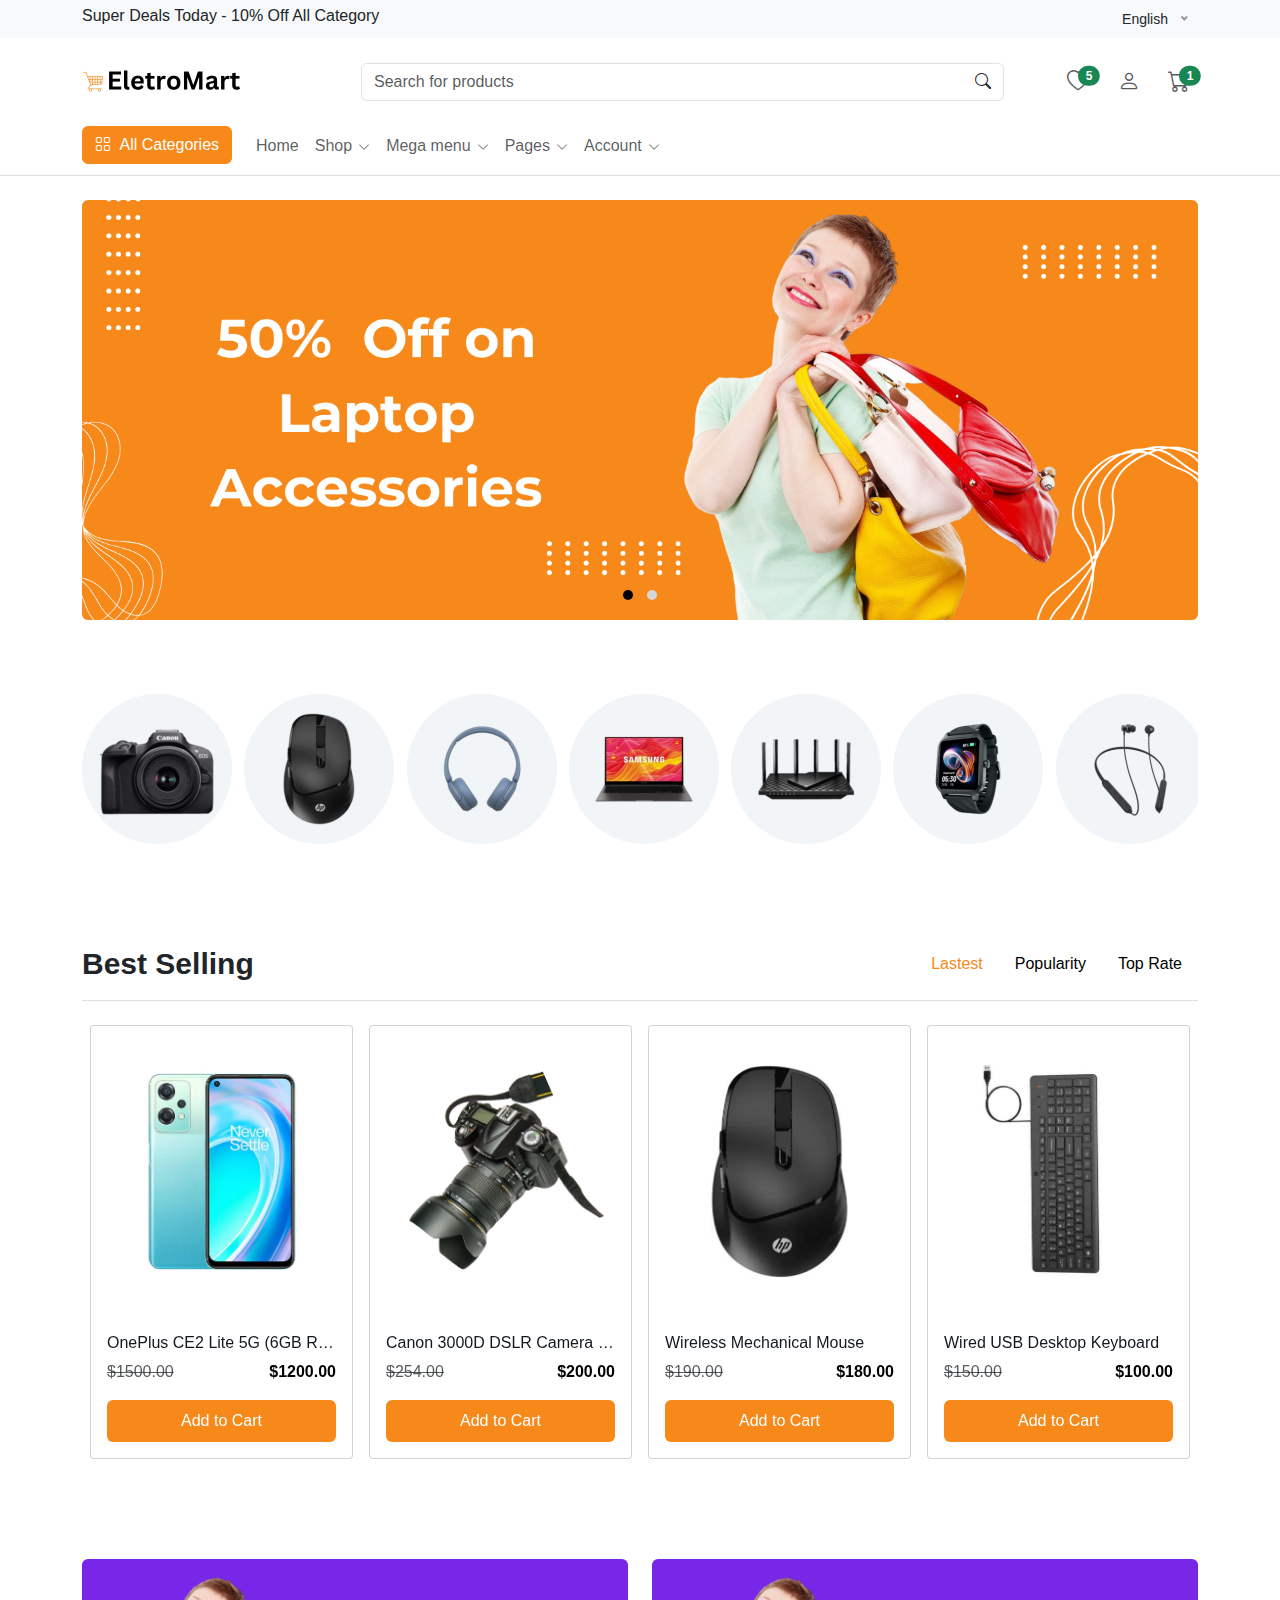
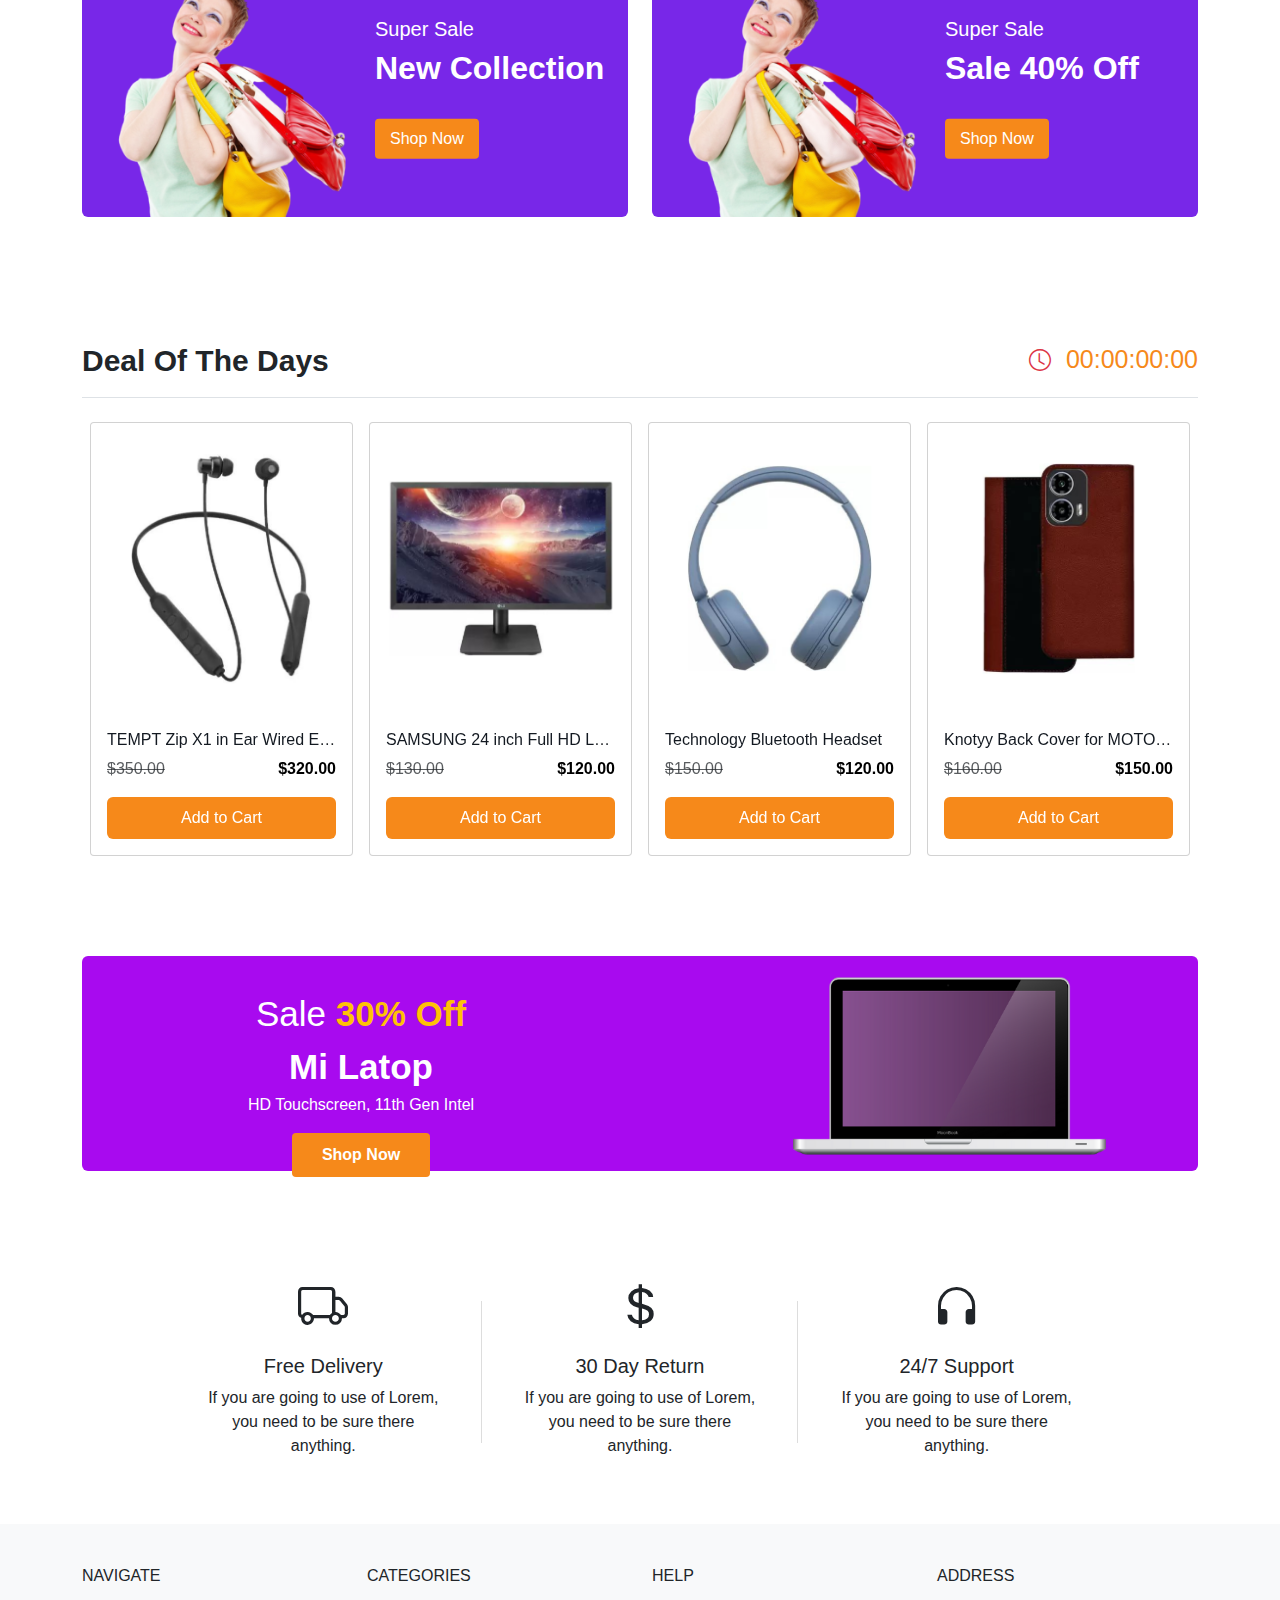
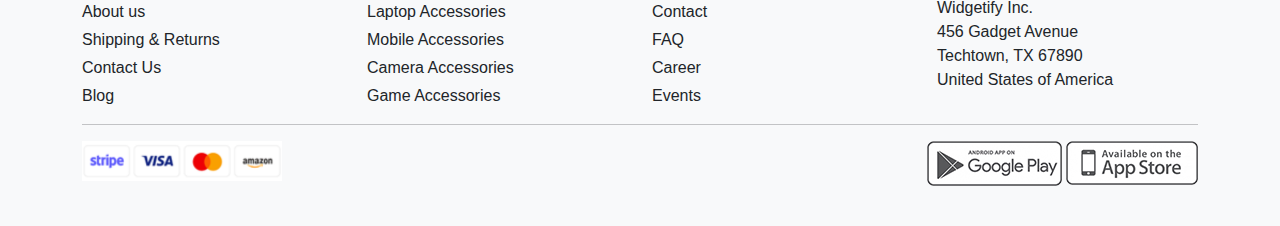
<file: index.html>
<!DOCTYPE html>
<html lang="en">
<head>
    <meta charset="UTF-8">
    <meta name="viewport" content="width=device-width, initial-scale=1.0">
    <title>ElectroMart eCommerce</title>
    <meta name="description" content="" />
    <link rel="icon" type="image/x-icon" href="./assets/images/favicon.ico">
    <link rel="stylesheet" href="./assets/css/bootstrap.min.css">
    <link rel="stylesheet" href="./assets/font/bootstrap-icons-1.11.3/font/bootstrap-icons.min.css">
    <link rel="stylesheet" href="./assets/plugin/nice-select/nice-select.css">
    <link rel="stylesheet" href="./assets/plugin/OwlCarousel2-2.3.4/dist/assets/owl.carousel.min.css">
    <link rel="stylesheet" href="./assets/plugin/OwlCarousel2-2.3.4/dist/assets/owl.theme.default.min.css">
    <link rel="stylesheet" href="./assets/plugin/nouislider/nouislider.min.css">
    <link rel="stylesheet" href="./assets/plugin/slick/slick.css">
    <link rel="stylesheet" href="./assets/css/style.css">
</head>
<body>
    <header>
        <div class="border-bottom">
            <div class="bg-light py-1">
                <div class="container">
                    <div class="row">
                        <div class="col-md-6 col-12 text-center text-md-start"><span>Super Deals Today - 10% Off All Category </span></div>
                        <div class="col-6 text-end d-none d-md-block">
                            <div class="d-flex justify-content-end lang">
                                <select class="nice-option">
                                    <option value="English">
                                        <span class="me-2">
                                            <svg width="16" height="13" viewBox="0 0 16 13" fill="none"
                                                xmlns="http://www.w3.org/2000/svg">
                                                <g clip-path="url(#selectedlang)">
                                                    <path d="M0 0.5H16V12.5H0V0.5Z" fill="#012169"></path>
                                                    <path
                                                        d="M1.875 0.5L7.975 5.025L14.05 0.5H16V2.05L10 6.525L16 10.975V12.5H14L8 8.025L2.025 12.5H0V11L5.975 6.55L0 2.1V0.5H1.875Z"
                                                        fill="white"></path>
                                                    <path
                                                        d="M10.6 7.525L16 11.5V12.5L9.225 7.525H10.6ZM6 8.025L6.15 8.9L1.35 12.5H0L6 8.025ZM16 0.5V0.575L9.775 5.275L9.825 4.175L14.75 0.5H16ZM0 0.5L5.975 4.9H4.475L0 1.55V0.5Z"
                                                        fill="#C8102E"></path>
                                                    <path d="M6.025 0.5V12.5H10.025V0.5H6.025ZM0 4.5V8.5H16V4.5H0Z"
                                                        fill="white"></path>
                                                    <path d="M0 5.325V7.725H16V5.325H0ZM6.825 0.5V12.5H9.225V0.5H6.825Z"
                                                        fill="#C8102E"></path>
                                                </g>
                                                <defs>
                                                    <clipPath id="selectedlang">
                                                        <rect width="16" height="12" fill="white"
                                                            transform="translate(0 0.5)"></rect>
                                                    </clipPath>
                                                </defs>
                                            </svg>
                                        </span>
                                        English
                                    </option>

                                    <option value="Hindi"> <span class="me-2">
                                            <svg width="16" height="13" viewBox="0 0 16 13" fill="none"
                                                xmlns="http://www.w3.org/2000/svg">
                                                <g clip-path="url(#clip0_5543_19751)">
                                                    <path d="M0 8.5H16V12.5H0V8.5Z" fill="#FFCE00"></path>
                                                    <path d="M0 0.5H16V4.5H0V0.5Z" fill="black"></path>
                                                    <path d="M0 4.5H16V8.5H0V4.5Z" fill="#DD0000"></path>
                                                </g>
                                                <defs>
                                                    <clipPath id="clip0_5543_19751">
                                                        <rect width="16" height="12" fill="white"
                                                            transform="translate(0 0.5)"></rect>
                                                    </clipPath>
                                                </defs>
                                            </svg>
                                        </span>
                                        Hindi
                                    </option>
                                </select>
                            </div>
                        </div>
                    </div>
                </div>
            </div>
            <div class="py-4">
                <div class="container">
                    <div class="row w-100 align-items-center gx-lg-2 gx-0">
                        <div class="col-xxl-2 col-lg-3 col-md-6 col-5">
                            <a class="navbar-brand d-none d-lg-block" href="index.html">
                                <img src="./assets/images/logo.png" alt="eCommerce HTML Template">
                            </a>
                            <div class="d-flex justify-content-between w-100 d-lg-none">
                                <a class="navbar-brand" href="index.html">
                                    <img src="./assets/images/logo.png" alt="eCommerce HTML Template">
                                </a>
                            </div>
                        </div>
                        <div class="col-xxl-8 col-lg-7 d-none d-lg-block">
                            <form action="#">
                                <div class="input-group">
                                    <input class="form-control" type="search" placeholder="Search for products">
                                    <span class="input-group-append">
                                        <button class="btn bg-white border border-start-0 ms-n10 rounded-0 rounded-end"
                                            type="button">
                                            <span class="bi bi-search"></span>
                                        </button>
                                    </span>
                                </div>
                            </form>
                        </div>
                        <div class="col-lg-2 col-xxl-2 text-end col-md-6 col-7">
                            <div class="list-inline">
                                <div class="list-inline-item me-3 me-lg-4">
                                    <a href="wishlist.html" class="text-muted position-relative">
                                        <i class="bi bi-heart"></i>
                                        <span
                                            class="position-absolute top-0 start-100 translate-middle badge rounded-pill bg-success">
                                            5
                                            <span class="visually-hidden">unread messages</span>
                                        </span>
                                    </a>
                                </div>
                                <div class="list-inline-item me-3 me-lg-4">
                                    <a href="login.html" class="text-muted">
                                        <i class="bi bi-person"></i>
                                    </a>
                                </div>
                                <div class="list-inline-item me-3 me-lg-0">
                                    <a class="text-muted position-relative" href="cart.html">
                                        <i class="bi bi-cart"></i>
                                        <span
                                            class="position-absolute top-0 start-100 translate-middle badge rounded-pill bg-success">
                                            1
                                            <span class="visually-hidden">unread messages</span>
                                        </span>
                                    </a>
                                </div>
                                <div class="list-inline-item d-inline-block d-lg-none">
                                    <button class="navbar-toggler collapsed" type="button" data-bs-toggle="offcanvas"
                                        data-bs-target="#navbar-default" aria-controls="navbar-default"
                                        aria-label="Toggle navigation">
                                         <i class="bi bi-text-indent-left"></i>
                                </div>
                            </div>
                        </div>
                    </div>
                </div>
            </div>

            <nav class="navbar navbar-expand-lg navbar-light navbar-default py-0 pb-lg-2"
                aria-label="Offcanvas navbar large">
                <div class="container">
                    <div class="offcanvas offcanvas-start" tabindex="-1" id="navbar-default"
                        aria-labelledby="navbar-defaultLabel">
                        <div class="offcanvas-header pb-1">
                            <a href="index.html"><img src="./assets/images/logo.png"
                                    alt="eCommerce HTML Template"></a>
                            <button type="button" class="btn-close" data-bs-dismiss="offcanvas"
                                aria-label="Close"></button>
                        </div>
                        <div class="offcanvas-body">
                            <div class="d-block d-lg-none mb-4">
                                <form action="#">
                                    <div class="input-group">
                                        <input class="form-control" type="search" placeholder="Search for products">
                                        <span class="input-group-append">
                                            <button
                                                class="btn bg-white border border-start-0 ms-n10 rounded-0 rounded-end"
                                                type="button">
                                                <span class="bi bi-search"></span>
                                            </button>
                                        </span>
                                    </div>
                                </form>

                            </div>
                            <div class="d-block d-lg-none mb-4">
                                <a class="btn btn-primary w-100 d-flex justify-content-center align-items-center collapsed"
                                    data-bs-toggle="collapse" href="#collapseExample" role="button"
                                    aria-expanded="false" aria-controls="collapseExample">
                                    <span class="me-2">
                                        <i class="bi bi-grid"></i>
                                    </span>
                                    All Categories
                                </a>
                                <div class="mt-2 collapse" id="collapseExample">
                                    <div class="card card-body">
                                        <ul class="mb-0 list-unstyled">
                                            <li><a class="dropdown-item" href="#">Laptop Accessories</a></li>
                                            <li><a class="dropdown-item" href="#">Mobile Accessories</a></li>
                                            <li><a class="dropdown-item" href="#">Camera Accessories</a></li>
                                            <li><a class="dropdown-item" href="#">Games</a></li>
                                            <li><a class="dropdown-item" href="#">Smart Wearables</a></li>
                                            <li><a class="dropdown-item" href="#">Smart Home Automation</a></li>
                                            <li><a class="dropdown-item" href="#">Tablets</a></li>
                                        </ul>
                                    </div>
                                </div>
                            </div>
                            <div class="dropdown me-3 d-none d-lg-block">
                                <button class="btn btn-primary px-6" type="button" id="dropdownMenuButton1"
                                    data-bs-toggle="dropdown" aria-expanded="false">
                                    <span class="me-1">
                                        <i class="bi bi-grid"></i>
                                    </span>
                                    All Categories
                                </button>
                                <ul class="dropdown-menu" aria-labelledby="dropdownMenuButton1">
                                    <li><a class="dropdown-item" href="#">Laptop Accessories</a></li>
                                    <li><a class="dropdown-item" href="#">Mobile Accessories</a></li>
                                    <li><a class="dropdown-item" href="#">Camera Accessories</a></li>
                                    <li><a class="dropdown-item" href="#">Games</a></li>
                                    <li><a class="dropdown-item" href="#">Smart Wearables</a></li>
                                    <li><a class="dropdown-item" href="#">Smart Home Automation</a></li>
                                    <li><a class="dropdown-item" href="#">Tablets</a></li>
                                </ul>
                            </div>
                            <div>
                                <ul class="navbar-nav align-items-center">
                                    <li class="nav-item dropdown w-100 w-lg-auto">
                                        <a class="nav-link" href="index.html">Home</a>
                                    </li>
                                    <li class="nav-item dropdown w-100 w-lg-auto">
                                        <a class="nav-link dropdown-toggle" href="#" role="button"
                                            data-bs-toggle="dropdown" aria-expanded="false">Shop</a>
                                        <ul class="dropdown-menu">
                                            <li><a class="dropdown-item" href="shop.html">Shop Page - Filter</a></li>
                                            <li><a class="dropdown-item" href="shop-single.html">Shop Single</a></li>
                                            <li><a class="dropdown-item" href="wishlist.html">Shop Wishlist</a></li>
                                            <li><a class="dropdown-item" href="cart.html">Shop Cart</a></li>
                                            <li><a class="dropdown-item" href="checkout.html">Shop Checkout</a></li>
                                        </ul>
                                    </li>
                                    <li class="nav-item dropdown w-100 w-lg-auto dropdown-fullwidth">
                                        <a class="nav-link dropdown-toggle" href="#" role="button"
                                            data-bs-toggle="dropdown" aria-expanded="false">Mega menu</a>
                                        <div class="dropdown-menu pb-0">
                                            <div class="row p-2 p-lg-4">
                                                <div class="col-lg-3 col-12 mb-4 mb-lg-0">
                                                    <h6 class="text-primary ps-3">Laptop Accessories</h6>
                                                    <a class="dropdown-item" href="#">Mouse</a>
                                                    <a class="dropdown-item" href="#">Keyboard</a>
                                                    <a class="dropdown-item" href="#">USB</a>
                                                    <a class="dropdown-item" href="#">Data Cards</a>
                                                    <a class="dropdown-item" href="#">Router</a>
                                                    <a class="dropdown-item" href="#">Battery</a>
                                                    <a class="dropdown-item" href="#">Adapter</a>
                                                    <a class="dropdown-item" href="#">UPS</a>
                                                </div>
                                                <div class="col-lg-3 col-12 mb-4 mb-lg-0">
                                                    <h6 class="text-primary ps-3">Mobile Accessories</h6>
                                                    <a class="dropdown-item" href="#">Screen Guards</a>
                                                    <a class="dropdown-item" href="#">Plain Cases</a>
                                                    <a class="dropdown-item" href="#">Mobile Cables</a>
                                                    <a class="dropdown-item" href="#">Mobile Charger</a>
                                                    <a class="dropdown-item" href="#">Camera Lens</a>
                                                    <a class="dropdown-item" href="#">Mobile Flash</a>
                                                    <a class="dropdown-item" href="#">Power Bank</a>
                                                    <a class="dropdown-item" href="#">Mobile USB</a>
                                                </div>
                                                <div class="col-lg-3 col-12 mb-4 mb-lg-0">
                                                    <h6 class="text-primary ps-3">Camera Accessories</h6>
                                                    <a class="dropdown-item" href="#">Instant Camera</a>
                                                    <a class="dropdown-item" href="#">Drone</a>
                                                    <a class="dropdown-item" href="#">DSLR</a>
                                                    <a class="dropdown-item" href="#">Flashes</a>
                                                    <a class="dropdown-item" href="#">Sports & Action</a>
                                                    <a class="dropdown-item" href="#">Camera Lens</a>
                                                    <a class="dropdown-item" href="#">Camera tripods</a>
                                                    <a class="dropdown-item" href="#">Point & Shoot</a>
                                                </div>
                                                <div class="col-lg-3 col-12 mb-4 mb-lg-0">
                                                    <div class="position-relative">
                                                        <img src="./assets/images/category/special-offer.png"
                                                            class="rounded w-100" alt="eCommerce HTML Template"
                                                            class="img-fluid">
                                                        <div class="position-absolute ps-6 mt-8 top-0 p-4">
                                                            <h5 class="mb-0">
                                                                Dont miss this
                                                                <br>
                                                                offer today.
                                                            </h5>
                                                            <a href="#" class="btn btn-cart btn-sm mt-3">Shop Now</a>
                                                        </div>
                                                    </div>
                                                </div>
                                            </div>
                                        </div>
                                    </li>
                                    <li class="nav-item dropdown w-100 w-lg-auto">
                                        <a class="nav-link dropdown-toggle" href="#" role="button"
                                            data-bs-toggle="dropdown" aria-expanded="false">Pages</a>
                                        <ul class="dropdown-menu">
                                            <li><a class="dropdown-item" href="blog.html">Blog</a></li>
                                            <li><a class="dropdown-item" href="blog-single.html">Blog Single</a>
                                            </li>
                                            <li><a class="dropdown-item" href="about.html">About us</a></li>
                                            <li><a class="dropdown-item" href="contact.html">Contact</a></li>
                                        </ul>
                                    </li>
                                    <li class="nav-item dropdown w-100 w-lg-auto">
                                        <a class="nav-link dropdown-toggle" href="#" role="button"
                                            data-bs-toggle="dropdown" aria-expanded="false">Account</a>
                                            <ul class="dropdown-menu">
                                                <li><a class="dropdown-item" href="login.html">Sign in</a></li>
                                                <li><a class="dropdown-item" href="signup.html">Signup</a></li>
                                                <li><a class="dropdown-item" href="forgot-password.html">Forgot Password</a></li>
                                            </ul>
                                    </li>
                                    
                                </ul>
                            </div>
                        </div>
                    </div>
                </div>
            </nav>
        </div>
    </header>
    <!-- Banner Slider -->
    <div class="banner py-4">
        <div class="container">
            <div class="owl-carousel owl-theme banner-slider">
                <div> <img src="./assets/images/banner/1.png" class="rounded" alt="eCommerce Template"> </div>
                <div> <img src="./assets/images/banner/2.png" class="rounded" alt="eCommerce Template"> </div>
            </div>
        </div>
    </div>
    <!-- End Banner Slider -->

    <!-- Categories Section -->
    <div class="category-list mt-50">
        <div class="container">
            <div class="owl-carousel category-slider">
                <div class="item"> <img src="./assets/images/category/1.png" class="img-fluid" alt="eCommerce Template"> </div>
                <div class="item"> <img src="./assets/images/category/2.png" class="img-fluid" alt="eCommerce Template"> </div>
                <div class="item"> <img src="./assets/images/category/3.png" class="img-fluid" alt="eCommerce Template"> </div>
                <div class="item"> <img src="./assets/images/category/4.png" class="img-fluid" alt="eCommerce Template"> </div>
                <div class="item"> <img src="./assets/images/category/5.png" class="img-fluid" alt="eCommerce Template"> </div>
                <div class="item"> <img src="./assets/images/category/6.png" class="img-fluid" alt="eCommerce Template"> </div>
                <div class="item"> <img src="./assets/images/category/7.png" class="img-fluid" alt="eCommerce Template"> </div>
            </div>
        </div>
    </div>
    <!-- End Categories Section -->
    <div class="product mt-100">
        <div class="container">
            <div class="my-4 d-block d-sm-block d-md-flex d-lg-flex justify-content-between border-bottom pb-3">
                <div><span class="section-title">Best Selling</span></div>
                <div>
                    <ul class="nav nav-pills" id="pills-tab" role="tablist">
                        <li class="nav-item" role="presentation">
                            <button class="nav-link active" id="pills-lastest-tab" data-bs-toggle="pill"
                                data-bs-target="#pills-lastest" type="button" role="tab" aria-controls="pills-lastest"
                                aria-selected="true">Lastest</button>
                        </li>
                        <li class="nav-item" role="presentation">
                            <button class="nav-link" id="pills-popularity-tab" data-bs-toggle="pill"
                                data-bs-target="#pills-popularity" type="button" role="tab"
                                aria-controls="pills-popularity" aria-selected="false">Popularity</button>
                        </li>
                        <li class="nav-item" role="presentation">
                            <button class="nav-link" id="pills-top-tab" data-bs-toggle="pill"
                                data-bs-target="#pills-top" type="button" role="tab" aria-controls="pills-top"
                                aria-selected="false">Top Rate</button>
                        </li>

                    </ul>
                </div>
            </div>
            <div class="tab-content" id="pills-tabContent">
                <div class="tab-pane fade show active" id="pills-lastest" role="tabpanel"
                    aria-labelledby="pills-lastest-tab" tabindex="0">
                    <div class="owl-carousel product-slider">
                        <div class="card product-card mx-2">
                            <a href="shop-single.html">
                                <img src="./assets/images/product/17.png" class="card-img-top"
                                    alt="eCommerce Template">
                            </a>
                            <div class="card-body">
                                <h5 class="card-title"><a href="shop-single.html">
                                        OnePlus CE2 Lite 5G (6GB RAM)
                                    </a></h5>
                                <div class="d-block d-sm-block d-md-flex d-lg-flex  justify-content-between align-items-center">
                                    <span class="text-muted strike-through"><s>$1500.00</s></span>
                                    <span class="sell-price">$1200.00</span>
                                </div>
                                <div class="icons">
                                    <a href="#" data-bs-toggle="tooltip" data-bs-placement="left" title="Wishlist"><i
                                            class="bi bi-heart"></i> </a>
                                    <a href="#" data-bs-toggle="tooltip" data-bs-placement="left" title="Quick view"><i
                                            class="bi bi-eye"></i></a>
                                    <a href="#" data-bs-toggle="tooltip" data-bs-placement="left" title="Compare"><i
                                            class="bi bi-arrow-left-right"></i> </a>
                                </div>
                                <span class="discount-badge">20% OFF</span>
                            </div>
                            <a href="cart.html" class="d-block rounded py-2 text-center border mx-3 mb-3 btn-cart">Add to
                                Cart</a>
                        </div>
                        <div class="card product-card mx-2">
                            <a href="shop-single.html">
                                <img src="./assets/images/product/1.png" class="card-img-top"
                                    alt="eCommerce Template">
                            </a>
                            <div class="card-body">
                                <h5 class="card-title"><a href="shop-single.html">
                                    Canon 3000D DSLR Camera (Black)
                                    </a></h5>
                                <div class="d-block d-sm-block d-md-flex d-lg-flex justify-content-between align-items-center">
                                    <span class="text-muted strike-through"><s>$254.00</s></span>
                                    <span class="sell-price">$200.00</span>
                                </div>
                                <div class="icons">
                                    <a href="#" data-bs-toggle="tooltip" data-bs-placement="left" title="Wishlist"><i
                                            class="bi bi-heart"></i> </a>
                                    <a href="#" data-bs-toggle="tooltip" data-bs-placement="left" title="Quick view"><i
                                            class="bi bi-eye"></i></a>
                                    <a href="#" data-bs-toggle="tooltip" data-bs-placement="left" title="Compare"><i
                                            class="bi bi-arrow-left-right"></i> </a>
                                </div>
                                <span class="discount-badge">10% OFF</span>
                            </div>
                            <a href="cart.html" class="d-block rounded py-2 text-center border mx-3 mb-3 btn-cart">Add to
                                Cart</a>
                        </div>
                        <div class="card product-card mx-2">
                            <a href="shop-single.html">
                                <img src="./assets/images/product/2.png" class="card-img-top"
                                    alt="eCommerce Template">
                            </a>
                            <div class="card-body">
                                <h5 class="card-title"><a href="shop-single.html">
                                    Wireless Mechanical Mouse 
                                    </a></h5>
                                <div class="d-block d-sm-block d-md-flex d-lg-flex justify-content-between align-items-center">
                                    <span class="text-muted strike-through"><s>$190.00</s></span>
                                    <span class="sell-price">$180.00</span>
                                </div>
                                <div class="icons">
                                    <a href="#" data-bs-toggle="tooltip" data-bs-placement="left" title="Wishlist"><i
                                            class="bi bi-heart"></i> </a>
                                    <a href="#" data-bs-toggle="tooltip" data-bs-placement="left" title="Quick view"><i
                                            class="bi bi-eye"></i></a>
                                    <a href="#" data-bs-toggle="tooltip" data-bs-placement="left" title="Compare"><i
                                            class="bi bi-arrow-left-right"></i> </a>
                                </div>
                                <span class="discount-badge">5% OFF</span>
                            </div>
                            <a href="cart.html" class="d-block rounded py-2 text-center border mx-3 mb-3 btn-cart">Add to
                                Cart</a>
                        </div>
                        <div class="card product-card mx-2">
                            <a href="shop-single.html">
                                <img src="./assets/images/product/3.png" class="card-img-top"
                                    alt="eCommerce Template">
                            </a>
                            <div class="card-body">
                                <h5 class="card-title"><a href="shop-single.html">
                                      Wired USB Desktop Keyboard
                                    </a></h5>
                                <div class="d-block d-sm-block d-md-flex d-lg-flex justify-content-between align-items-center">
                                    <span class="text-muted strike-through"><s>$150.00</s></span>
                                    <span class="sell-price">$100.00</span>
                                </div>
                                <div class="icons">
                                    <a href="#" data-bs-toggle="tooltip" data-bs-placement="left" title="Wishlist"><i
                                            class="bi bi-heart"></i> </a>
                                    <a href="#" data-bs-toggle="tooltip" data-bs-placement="left" title="Quick view"><i
                                            class="bi bi-eye"></i></a>
                                    <a href="#" data-bs-toggle="tooltip" data-bs-placement="left" title="Compare"><i
                                            class="bi bi-arrow-left-right"></i> </a>
                                </div>
                                <span class="discount-badge">30% OFF</span>
                            </div>
                            <a href="cart.html" class="d-block rounded py-2 text-center border mx-3 mb-3 btn-cart">Add to
                                Cart</a>
                        </div>
                        <div class="card product-card mx-2">
                            <a href="shop-single.html">
                                <img src="./assets/images/product/4.png" class="card-img-top"
                                    alt="eCommerce Template">
                            </a>
                            <div class="card-body">
                                <h5 class="card-title"><a href="shop-single.html">
                                    SAMSUNG Galaxy Book4 Intel Core 5 120U
                                    </a></h5>
                                <div class="d-block d-sm-block d-md-flex d-lg-flex justify-content-between align-items-center">
                                    <span class="text-muted strike-through"><s>$400.00</s></span>
                                    <span class="sell-price">$300.00</span>
                                </div>
                                <div class="icons">
                                    <a href="#" data-bs-toggle="tooltip" data-bs-placement="left" title="Wishlist"><i
                                            class="bi bi-heart"></i> </a>
                                    <a href="#" data-bs-toggle="tooltip" data-bs-placement="left" title="Quick view"><i
                                            class="bi bi-eye"></i></a>
                                    <a href="#" data-bs-toggle="tooltip" data-bs-placement="left" title="Compare"><i
                                            class="bi bi-arrow-left-right"></i> </a>
                                </div>
                                <span class="discount-badge">10% OFF</span>
                            </div>
                            <a href="cart.html" class="d-block rounded py-2 text-center border mx-3 mb-3 btn-cart">Add to
                                Cart</a>
                        </div>
                    </div>
                </div>
                <div class="tab-pane fade" id="pills-popularity" role="tabpanel" aria-labelledby="pills-popularity-tab"
                    tabindex="0">
                    <div class="owl-carousel product-slider">
                        <div class="card product-card mx-2">
                            <a href="shop-single.html">
                                <img src="./assets/images/product/5.png" class="card-img-top"
                                    alt="eCommerce Template">
                            </a>
                            <div class="card-body">
                                <h5 class="card-title"><a href="shop-single.html">
                                    Rockerz 551 ANC with Hybrid ANC Headphone
                                    </a></h5>
                                <div class="d-block d-sm-block d-md-flex d-lg-flex justify-content-between align-items-center">
                                    <span class="text-muted strike-through"><s>$1300.00</s></span>
                                    <span class="sell-price">$1200.00</span>
                                </div>
                                <div class="icons">
                                    <a href="#" data-bs-toggle="tooltip" data-bs-placement="left" title="Wishlist"><i
                                            class="bi bi-heart"></i> </a>
                                    <a href="#" data-bs-toggle="tooltip" data-bs-placement="left" title="Quick view"><i
                                            class="bi bi-eye"></i></a>
                                    <a href="#" data-bs-toggle="tooltip" data-bs-placement="left" title="Compare"><i
                                            class="bi bi-arrow-left-right"></i> </a>
                                </div>
                                <span class="discount-badge">30% OFF</span>
                            </div>
                            <a href="cart.html" class="d-block rounded py-2 text-center border mx-3 mb-3 btn-cart">Add to
                                Cart</a>
                        </div>
                        <div class="card product-card mx-2">
                            <a href="shop-single.html">
                                <img src="./assets/images/product/6.png" class="card-img-top"
                                    alt="eCommerce Template">
                            </a>
                            <div class="card-body">
                                <h5 class="card-title"><a href="shop-single.html">
                                    Knotyy Back Cover for MOTOROLA moto G34
                                    </a></h5>
                                <div class="d-block d-sm-block d-md-flex d-lg-flex justify-content-between align-items-center">
                                    <span class="text-muted strike-through"><s>$1250.00</s></span>
                                    <span class="sell-price">$1200.00</span>
                                </div>
                                <div class="icons">
                                    <a href="#" data-bs-toggle="tooltip" data-bs-placement="left" title="Wishlist"><i
                                            class="bi bi-heart"></i> </a>
                                    <a href="#" data-bs-toggle="tooltip" data-bs-placement="left" title="Quick view"><i
                                            class="bi bi-eye"></i></a>
                                    <a href="#" data-bs-toggle="tooltip" data-bs-placement="left" title="Compare"><i
                                            class="bi bi-arrow-left-right"></i> </a>
                                </div>
                                <span class="discount-badge">20% OFF</span>
                            </div>
                            <a href="cart.html" class="d-block rounded py-2 text-center border mx-3 mb-3 btn-cart">Add to
                                Cart</a>
                        </div>
                        <div class="card product-card mx-2">
                            <a href="shop-single.html">
                                <img src="./assets/images/product/7.png" class="card-img-top"
                                    alt="eCommerce Template">
                            </a>
                            <div class="card-body">
                                <h5 class="card-title"><a href="shop-single.html">
                                    20000 mAh 22.5 W Power Bank
                                    </a></h5>
                                <div class="d-block d-sm-block d-md-flex d-lg-flex justify-content-between align-items-center">
                                    <span class="text-muted strike-through"><s>$1000.00</s></span>
                                    <span class="sell-price">$9000.00</span>
                                </div>
                                <div class="icons">
                                    <a href="#" data-bs-toggle="tooltip" data-bs-placement="left" title="Wishlist"><i
                                            class="bi bi-heart"></i> </a>
                                    <a href="#" data-bs-toggle="tooltip" data-bs-placement="left" title="Quick view"><i
                                            class="bi bi-eye"></i></a>
                                    <a href="#" data-bs-toggle="tooltip" data-bs-placement="left" title="Compare"><i
                                            class="bi bi-arrow-left-right"></i> </a>
                                </div>
                                <span class="discount-badge">20% OFF</span>
                            </div>
                            <a href="cart.html" class="d-block rounded py-2 text-center border mx-3 mb-3 btn-cart">Add to
                                Cart</a>
                        </div>
                        <div class="card product-card mx-2">
                            <a href="shop-single.html">
                                <img src="./assets/images/product/8.png" class="card-img-top"
                                    alt="eCommerce Template">
                            </a>
                            <div class="card-body">
                                <h5 class="card-title"><a href="shop-single.html">
                                    Tempered Glass Guard
                                    </a></h5>
                                <div class="d-block d-sm-block d-md-flex d-lg-flex justify-content-between align-items-center">
                                    <span class="text-muted strike-through"><s>$600.00</s></span>
                                    <span class="sell-price">$500.00</span>
                                </div>
                                <div class="icons">
                                    <a href="#" data-bs-toggle="tooltip" data-bs-placement="left" title="Wishlist"><i
                                            class="bi bi-heart"></i> </a>
                                    <a href="#" data-bs-toggle="tooltip" data-bs-placement="left" title="Quick view"><i
                                            class="bi bi-eye"></i></a>
                                    <a href="#" data-bs-toggle="tooltip" data-bs-placement="left" title="Compare"><i
                                            class="bi bi-arrow-left-right"></i> </a>
                                </div>
                                <span class="discount-badge">20% OFF</span>
                            </div>
                            <a href="cart.html" class="d-block rounded py-2 text-center border mx-3 mb-3 btn-cart">Add to
                                Cart</a>
                        </div>
                        <div class="card product-card mx-2">
                            <a href="shop-single.html">
                                <img src="./assets/images/product/9.png" class="card-img-top"
                                    alt="eCommerce Template">
                            </a>
                            <div class="card-body">
                                <h5 class="card-title"><a href="shop-single.html">
                                    Wireless Router  (White, Single Band)
                                    </a></h5>
                                <div class="d-block d-sm-block d-md-flex d-lg-flex justify-content-between align-items-center">
                                    <span class="text-muted strike-through"><s>$900.00</s></span>
                                    <span class="sell-price">$800.00</span>
                                </div>
                                <div class="icons">
                                    <a href="#" data-bs-toggle="tooltip" data-bs-placement="left" title="Wishlist"><i
                                            class="bi bi-heart"></i> </a>
                                    <a href="#" data-bs-toggle="tooltip" data-bs-placement="left" title="Quick view"><i
                                            class="bi bi-eye"></i></a>
                                    <a href="#" data-bs-toggle="tooltip" data-bs-placement="left" title="Compare"><i
                                            class="bi bi-arrow-left-right"></i> </a>
                                </div>
                                <span class="discount-badge">20% OFF</span>
                            </div>
                            <a href="cart.html" class="d-block rounded py-2 text-center border mx-3 mb-3 btn-cart">Add to
                                Cart</a>
                        </div>
                    </div>
                </div>
                <div class="tab-pane fade" id="pills-top" role="tabpanel" aria-labelledby="pills-top-tab" tabindex="0">
                    <div class="owl-carousel product-slider">
                        <div class="card product-card mx-2">
                            <a href="shop-single.html">
                                <img src="./assets/images/product/10.png" class="card-img-top"
                                    alt="eCommerce Template">
                            </a>
                            <div class="card-body">
                                <h5 class="card-title"><a href="shop-single.html">
                                        NIKON D7500 DSLR Camera
                                    </a></h5>
                                <div class="d-block d-sm-block d-md-flex d-lg-flex justify-content-between align-items-center">
                                    <span class="text-muted strike-through"><s>$250.00</s></span>
                                    <span class="sell-price">$240.00</span>
                                </div>
                                <div class="icons">
                                    <a href="#" data-bs-toggle="tooltip" data-bs-placement="left" title="Wishlist"><i
                                            class="bi bi-heart"></i> </a>
                                    <a href="#" data-bs-toggle="tooltip" data-bs-placement="left" title="Quick view"><i
                                            class="bi bi-eye"></i></a>
                                    <a href="#" data-bs-toggle="tooltip" data-bs-placement="left" title="Compare"><i
                                            class="bi bi-arrow-left-right"></i> </a>
                                </div>
                                <span class="discount-badge">20% OFF</span>
                            </div>
                            <a href="cart.html" class="d-block rounded py-2 text-center border mx-3 mb-3 btn-cart">Add to
                                Cart</a>
                        </div>
                        <div class="card product-card mx-2">
                            <a href="shop-single.html">
                                <img src="./assets/images/product/11.png" class="card-img-top"
                                    alt="eCommerce Template">
                            </a>
                            <div class="card-body">
                                <h5 class="card-title"><a href="shop-single.html">
                                    Ultra Compact Pocket Size Power Bank
                                    </a></h5>
                                <div class="d-block d-sm-block d-md-flex d-lg-flex justify-content-between align-items-center">
                                    <span class="text-muted strike-through"><s>$100.00</s></span>
                                    <span class="sell-price">$900.00</span>
                                </div>
                                <div class="icons">
                                    <a href="#" data-bs-toggle="tooltip" data-bs-placement="left" title="Wishlist"><i
                                            class="bi bi-heart"></i> </a>
                                    <a href="#" data-bs-toggle="tooltip" data-bs-placement="left" title="Quick view"><i
                                            class="bi bi-eye"></i></a>
                                    <a href="#" data-bs-toggle="tooltip" data-bs-placement="left" title="Compare"><i
                                            class="bi bi-arrow-left-right"></i> </a>
                                </div>
                                <span class="discount-badge">20% OFF</span>
                            </div>
                            <a href="cart.html" class="d-block rounded py-2 text-center border mx-3 mb-3 btn-cart">Add to
                                Cart</a>
                        </div>
                        <div class="card product-card mx-2">
                            <a href="shop-single.html">
                                <img src="./assets/images/product/12.png" class="card-img-top"
                                    alt="eCommerce Template">
                            </a>
                            <div class="card-body">
                                <h5 class="card-title"><a href="shop-single.html">
                                    WatchFaces Smartwatch
                                    </a></h5>
                                <div class="d-block d-sm-block d-md-flex d-lg-flex justify-content-between align-items-center">
                                    <span class="text-muted strike-through"><s>$350.00</s></span>
                                    <span class="sell-price">$300.00</span>
                                </div>
                                <div class="icons">
                                    <a href="#" data-bs-toggle="tooltip" data-bs-placement="left" title="Wishlist"><i
                                            class="bi bi-heart"></i> </a>
                                    <a href="#" data-bs-toggle="tooltip" data-bs-placement="left" title="Quick view"><i
                                            class="bi bi-eye"></i></a>
                                    <a href="#" data-bs-toggle="tooltip" data-bs-placement="left" title="Compare"><i
                                            class="bi bi-arrow-left-right"></i> </a>
                                </div>
                                <span class="discount-badge">20% OFF</span>
                            </div>
                            <a href="cart.html" class="d-block rounded py-2 text-center border mx-3 mb-3 btn-cart">Add to
                                Cart</a>
                        </div>
                        <div class="card product-card mx-2">
                            <a href="shop-single.html">
                                <img src="./assets/images/product/13.png" class="card-img-top"
                                    alt="eCommerce Template">
                            </a>
                            <div class="card-body">
                                <h5 class="card-title"><a href="shop-single.html">
                                    SanDisk SDCZ48-128G-I35 128 GB Pen Drive
                                    </a></h5>
                                <div class="d-block d-sm-block d-md-flex d-lg-flex justify-content-between align-items-center">
                                    <span class="text-muted strike-through"><s>$600.00</s></span>
                                    <span class="sell-price">$500.00</span>
                                </div>
                                <div class="icons">
                                    <a href="#" data-bs-toggle="tooltip" data-bs-placement="left" title="Wishlist"><i
                                            class="bi bi-heart"></i> </a>
                                    <a href="#" data-bs-toggle="tooltip" data-bs-placement="left" title="Quick view"><i
                                            class="bi bi-eye"></i></a>
                                    <a href="#" data-bs-toggle="tooltip" data-bs-placement="left" title="Compare"><i
                                            class="bi bi-arrow-left-right"></i> </a>
                                </div>
                                <span class="discount-badge">20% OFF</span>
                            </div>
                            <a href="cart.html" class="d-block rounded py-2 text-center border mx-3 mb-3 btn-cart">Add to
                                Cart</a>
                        </div>
                        <div class="card product-card mx-2">
                            <a href="shop-single.html">
                                <img src="./assets/images/product/14.png" class="card-img-top"
                                    alt="eCommerce Template">
                            </a>
                            <div class="card-body">
                                <h5 class="card-title"><a href="shop-single.html">
                                    SAMSUNG 24 inch Full HD LED Backlit Monitor
                                    </a></h5>
                                <div class="d-block d-sm-block d-md-flex d-lg-flex justify-content-between align-items-center">
                                    <span class="text-muted strike-through"><s>$60.00</s></span>
                                    <span class="sell-price">$50.00</span>
                                </div>
                                <div class="icons">
                                    <a href="#" data-bs-toggle="tooltip" data-bs-placement="left" title="Wishlist"><i
                                            class="bi bi-heart"></i> </a>
                                    <a href="#" data-bs-toggle="tooltip" data-bs-placement="left" title="Quick view"><i
                                            class="bi bi-eye"></i></a>
                                    <a href="#" data-bs-toggle="tooltip" data-bs-placement="left" title="Compare"><i
                                            class="bi bi-arrow-left-right"></i> </a>
                                </div>
                                <span class="discount-badge">20% OFF</span>
                            </div>
                            <a href="cart.html" class="d-block rounded py-2 text-center border mx-3 mb-3 btn-cart">Add to
                                Cart</a>
                        </div>
                    </div>
                </div>
            </div>
        </div>
    </div>


    <div class="hero-banner-section mt-100">
        <div class="container">
            <div class="row">
                <div class="col-md-6 mb-4">
                    <div class="position-relative hero-banner">
                        <img src="./assets/images/banner/shoping1.png" class="rounded" alt="eCommerce Html Template">
                        <div class="hero-banner-info">
                            <h5 class="hero-banner-title">Super Sale</h5>
                            <h3 class="hero-banner-title1">New Collection</h3>
                            <a href="shop.html" class="btn-buy mt-4">Shop Now</a>
                        </div>
                    </div>
                </div>
                <div class="col-md-6 mb-4">
                    <div class="position-relative hero-banner">
                        <img src="./assets/images/banner/shoping1.png" class="rounded" alt="shop_banner_img1">
                        <div class="hero-banner-info">
                            <h5 class="hero-banner-title">Super Sale</h5>
                            <h3 class="hero-banner-title1">Sale 40% Off</h3>
                            <a href="shop.html" class="btn-buy mt-4">Shop Now</a>
                        </div>
                    </div>
                </div>
            </div>
        </div>
    </div>

    <style>


    </style>

    <div class="product mt-100">
        <div class="container">
            <div class="my-4 d-block d-sm-block d-md-flex d-lg-flex justify-content-between border-bottom pb-3">
                <div><span class="section-title">Deal Of The Days</span></div>
                <div>
                    <span class="clock text-danger"><i class="bi bi-clock"></i></span>
                    <span id="dealtimer">00:00:00:00</span>
                </div>
            </div>
            <div>

            <div class="owl-carousel product-slider">
                <div class="card product-card mx-2">
                    <a href="shop-single.html">
                        <img src="./assets/images/product/15.png" class="card-img-top"
                            alt="eCommerce Template">
                    </a>
                    <div class="card-body">
                        <h5 class="card-title"><a href="shop-single.html">
                            TEMPT Zip X1 in Ear Wired Ear Phones with Mic
                            </a></h5>
                        <div class="d-block d-sm-block d-md-flex d-lg-flex justify-content-between align-items-center">
                            <span class="text-muted strike-through"><s>$350.00</s></span>
                            <span class="sell-price">$320.00</span>
                        </div>
                        <div class="icons">
                            <a href="#" data-bs-toggle="tooltip" data-bs-placement="left" title="Wishlist"><i
                                    class="bi bi-heart"></i> </a>
                            <a href="#" data-bs-toggle="tooltip" data-bs-placement="left" title="Quick view"><i
                                    class="bi bi-eye"></i></a>
                            <a href="#" data-bs-toggle="tooltip" data-bs-placement="left" title="Compare"><i
                                    class="bi bi-arrow-left-right"></i> </a>
                        </div>
                        <span class="discount-badge">20% OFF</span>
                    </div>
                    <a href="shop-single.html" class="d-block rounded py-2 text-center border mx-3 mb-3 btn-cart">Add to
                        Cart</a>
                </div>
                <div class="card product-card mx-2">
                    <a href="shop-single.html">
                        <img src="./assets/images/product/14.png" class="card-img-top"
                            alt="eCommerce Template">
                    </a>
                    <div class="card-body">
                        <h5 class="card-title"><a href="shop-single.html">
                            SAMSUNG 24 inch Full HD LED Backlit Monitor
                            </a></h5>
                        <div class="d-block d-sm-block d-md-flex d-lg-flex justify-content-between align-items-center">
                            <span class="text-muted strike-through"><s>$130.00</s></span>
                            <span class="sell-price">$120.00</span>
                        </div>
                        <div class="icons">
                            <a href="#" data-bs-toggle="tooltip" data-bs-placement="left" title="Wishlist"><i
                                    class="bi bi-heart"></i> </a>
                            <a href="#" data-bs-toggle="tooltip" data-bs-placement="left" title="Quick view"><i
                                    class="bi bi-eye"></i></a>
                            <a href="#" data-bs-toggle="tooltip" data-bs-placement="left" title="Compare"><i
                                    class="bi bi-arrow-left-right"></i> </a>
                        </div>
                        <span class="discount-badge">20% OFF</span>
                    </div>
                    <a href="cart.html" class="d-block rounded py-2 text-center border mx-3 mb-3 btn-cart">Add to
                        Cart</a>
                </div>
                <div class="card product-card mx-2">
                    <a href="shop-single.html">
                        <img src="./assets/images/product/5.png" class="card-img-top" alt="eCommerce Template">
                    </a>
                    <div class="card-body">
                        <h5 class="card-title"><a href="shop-single.html">
                            Technology Bluetooth Headset 
                            </a></h5>
                        <div class="d-block d-sm-block d-md-flex d-lg-flex justify-content-between align-items-center">
                            <span class="text-muted strike-through"><s>$150.00</s></span>
                            <span class="sell-price">$120.00</span>
                        </div>
                        <div class="icons">
                            <a href="#" data-bs-toggle="tooltip" data-bs-placement="left" title="Wishlist"><i
                                    class="bi bi-heart"></i> </a>
                            <a href="#" data-bs-toggle="tooltip" data-bs-placement="left" title="Quick view"><i
                                    class="bi bi-eye"></i></a>
                            <a href="#" data-bs-toggle="tooltip" data-bs-placement="left" title="Compare"><i
                                    class="bi bi-arrow-left-right"></i> </a>
                        </div>
                        <span class="discount-badge">20% OFF</span>
                    </div>
                    <a href="cart.html" class="d-block rounded py-2 text-center border mx-3 mb-3 btn-cart">Add to
                        Cart</a>
                </div>
                <div class="card product-card mx-2">
                    <a href="shop-single.html">
                        <img src="./assets/images/product/6.png" class="card-img-top"
                            alt="eCommerce Template">
                    </a>
                    <div class="card-body">
                        <h5 class="card-title"><a href="shop-single.html">
                            Knotyy Back Cover for MOTOROLA moto G34
                            </a></h5>
                        <div class="d-block d-sm-block d-md-flex d-lg-flex justify-content-between align-items-center">
                            <span class="text-muted strike-through"><s>$160.00</s></span>
                            <span class="sell-price">$150.00</span>
                        </div>
                        <div class="icons">
                            <a href="#" data-bs-toggle="tooltip" data-bs-placement="left" title="Wishlist"><i
                                    class="bi bi-heart"></i> </a>
                            <a href="#" data-bs-toggle="tooltip" data-bs-placement="left" title="Quick view"><i
                                    class="bi bi-eye"></i></a>
                            <a href="#" data-bs-toggle="tooltip" data-bs-placement="left" title="Compare"><i
                                    class="bi bi-arrow-left-right"></i> </a>
                        </div>
                        <span class="discount-badge">20% OFF</span>
                    </div>
                    <a href="cart.html" class="d-block rounded py-2 text-center border mx-3 mb-3 btn-cart">Add to
                        Cart</a>
                </div>
                <div class="card product-card mx-2">
                    <a href="shop-single.html">
                        <img src="./assets/images/product/7.png" class="card-img-top"
                            alt="OnePlus Nord CE 2 Lite 5G">
                    </a>
                    <div class="card-body">
                        <h5 class="card-title"><a href="shop-single.html">
                            20000 mAh 22.5 W Power Bank
                            </a></h5>
                        <div class="d-block d-sm-block d-md-flex d-lg-flex justify-content-between align-items-center">
                            <span class="text-muted strike-through"><s>$190.00</s></span>
                            <span class="sell-price">$180.00</span>
                        </div>
                        <div class="icons">
                            <a href="#" data-bs-toggle="tooltip" data-bs-placement="left" title="Wishlist"><i
                                    class="bi bi-heart"></i> </a>
                            <a href="#" data-bs-toggle="tooltip" data-bs-placement="left" title="Quick view"><i
                                    class="bi bi-eye"></i></a>
                            <a href="#" data-bs-toggle="tooltip" data-bs-placement="left" title="Compare"><i
                                    class="bi bi-arrow-left-right"></i> </a>
                        </div>
                        <span class="discount-badge">20% OFF</span>
                    </div>
                    <a href="cart.html" class="d-block rounded py-2 text-center border mx-3 mb-3 btn-cart">Add to
                        Cart</a>
                </div>
            </div>
           
        </div>
        </div>
    </div>


    <div class="section-offer mt-100 d-none d-sm-none d-md-none d-lg-block">
        <div class="container">
            <div class="position-relative">
                <img src="./assets/images/banner/shoping-laptop.png" class="w-100 rounded"
                    alt="eCommerce Html Template">
                <div class="section-offer-info">
                    <p class="offer-info-dis">Sale <b class="text-warning font-italic">30% Off</b> </p>
                    <p class="offer-info-title">Mi Latop</p>
                    <p class="offer-specific">HD Touchscreen, 11th Gen Intel</p>
                    <a href="shop.html" class="btn-buy mt-3">Shop Now</a>
                </div>
            </div>
        </div>
    </div>



    <div class="section-policy mt-100">
        <div class="container">
            <div class="row">
                <div class="col-lg-10 offset-lg-1">
                    <div class="row">
                        <!-- Section 1: Free Delivery -->
                        <div class="col-md-4 item position-relative">
                            <div class="text-center px-4">
                                <i class="bi bi-truck"></i>
                                <h3 class="mt-2">Free Delivery</h3>
                                <p>If you are going to use of Lorem, you need to be sure there anything.</p>
                            </div>
                        </div>

                        <!-- Section 2: 30 Day Return -->
                        <div class="col-md-4 item position-relative">
                            <div class="text-center px-4">
                                <i class="bi bi-currency-dollar"></i>
                                <h3 class="mt-2">30 Day Return</h3>
                                <p>If you are going to use of Lorem, you need to be sure there anything.</p>
                            </div>
                        </div>

                        <!-- Section 3: 24/7 Support -->
                        <div class="col-md-4 item position-relative">
                            <div class="text-center px-4">
                                <i class="bi bi-headphones"></i>
                                <h3 class="mt-2">24/7 Support</h3>
                                <p>If you are going to use of Lorem, you need to be sure there anything.</p>
                            </div>
                        </div>
                    </div>
                </div>
            </div>
        </div>
    </div>


    <!-- Footer Section -->
    <footer class="mt-50">
        <div class="container">
            <div class="footer">
                <div class="row">
                    <div class="col-6 col-sm-6 col-md-3 col-lg-3 col-xl-3 mb-4 mb-sm-4 mb-md-4 mb-lg-0">
                        <p class="m-0 p-0 fw-medium mb-2 text-uppercase ">Navigate</p>
                        <ul class="m-0 p-0 list-unstyled">
                            <li><a href="#">About us</a></li>
                            <li><a href="#">Shipping & Returns</a></li>
                            <li><a href="#">Contact Us</a></li>
                            <li><a href="#">Blog</a></li>
                        </ul>
                    </div>
                    <div class="col-6 col-sm-6 col-md-3 col-lg-3 col-xl-3 mb-4 mb-sm-4 mb-md-4 mb-lg-0">
                        <p class="m-0 p-0 fw-medium mb-2 text-uppercase">Categories</p>
                        <ul class="m-0 p-0 list-unstyled">
                            <li><a href="#">Laptop Accessories</a></li>
                            <li><a href="#">Mobile Accessories</a></li>
                            <li><a href="#">Camera Accessories</a></li>
                            <li><a href="#">Game Accessories</a></li>
                        </ul>
                    </div>
                    <div class="col-6 col-sm-6 col-md-3 col-lg-3 col-xl-3 mb-4 mb-sm-4 mb-md-4 mb-lg-0">
                        <p class="m-0 p-0 fw-medium mb-2 text-uppercase">Help</p>
                        <ul class="m-0 p-0 list-unstyled">
                            <li><a href="#">Contact</a></li>
                            <li><a href="#">FAQ</a></li>
                            <li><a href="#">Career</a></li>
                            <li><a href="#">Events</a></li>
                        </ul>
                    </div>
                    <div class="col-6 col-sm-6 col-md-3 col-lg-3 col-xl-3 mb-4 mb-sm-4 mb-md-4 mb-lg-0">
                        <p class="m-0 p-0 fw-medium mb-2 text-uppercase">Address</p>
                        <span>
                            Widgetify Inc. <br>
                            456 Gadget Avenue <br>
                            Techtown, TX 67890 <br>
                            United States of America
                        </span>
                    </div>
                </div>
                <hr>
                <div class="d-block d-sm-block d-md-flex d-lg-flex justify-content-between bottom-footer">
                    <div class="mb-4 mb-sm-4 mb-md-4 mb-lg-0">
                        <img src="./assets/images/payment-method.png" alt="eCommerce Html Template">
                    </div>
                    <div>
                        <a href="#">
                            <img src="./assets/images/google-store.webp" alt="eCommerce Html Template">
                        </a>
                        <a href="#">
                            <img src="./assets/images/apple-store.webp" alt="eCommerce Html Template">
                        </a>
                    </div>
                </div>
            </div>
        </div>
    </footer>
    <!-- End Footer Section -->

    <script src="./assets/js/jquery-3.6.0.min.js"></script>
    <script src="./assets/js/bootstrap.bundle.min.js"></script>
    <script src="./assets/js/jquery.ez-plus.js"></script>
    <script src="./assets/plugin/nice-select/jquery.nice-select.min.js"></script>
    <script src="./assets/plugin/OwlCarousel2-2.3.4/dist/owl.carousel.min.js"></script>
    <script src="./assets/plugin/nouislider/nouislider.min.js"></script>
    <script src="./assets/plugin/slick/slick.min.js"></script>
    <script src="./assets/js/timer.js"></script>
    <script src="./assets/js/main.js"></script>
</body>
</html>
</file>
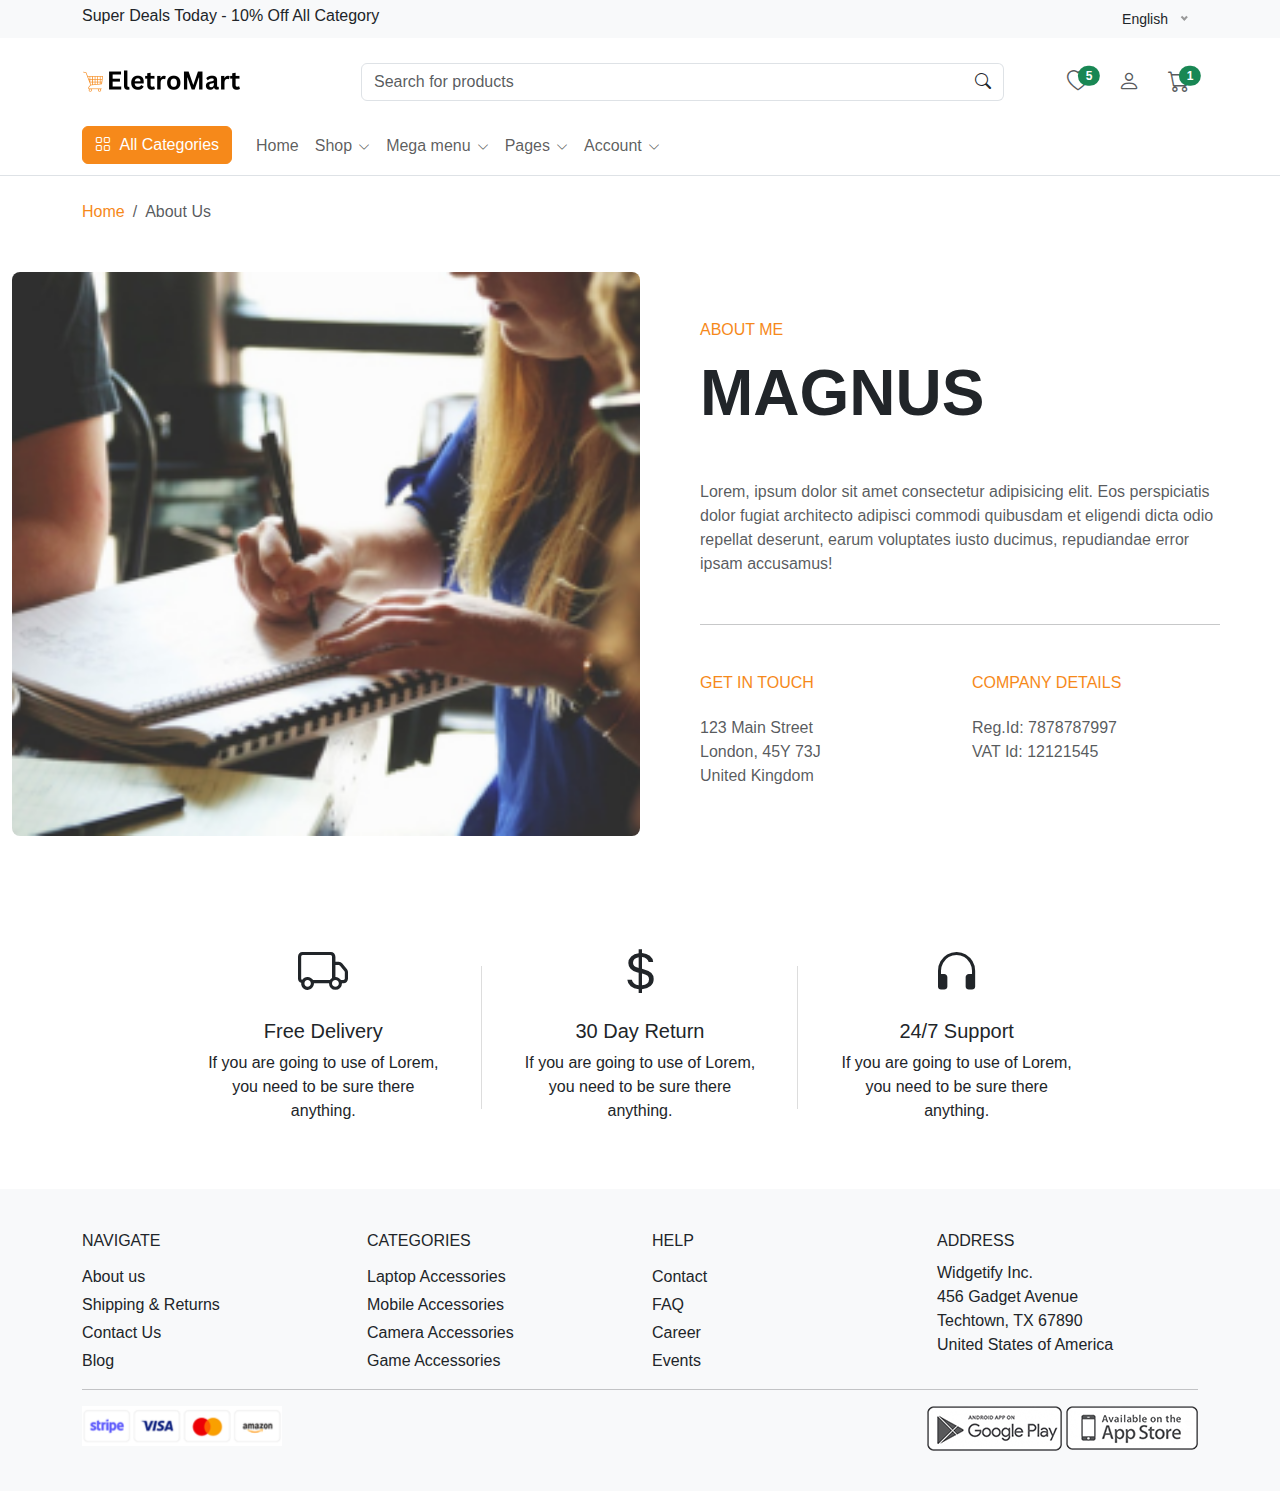
<file: about.html>
<!DOCTYPE html>
<html lang="en">
<head>
    <meta charset="UTF-8">
    <meta name="viewport" content="width=device-width, initial-scale=1.0">
    <title>About Us | ElectroMart eCommerce</title>
    <meta name="description" content="" />
    <link rel="icon" type="image/x-icon" href="./assets/images/favicon.ico">
    <link rel="stylesheet" href="./assets/css/bootstrap.min.css">
    <link rel="stylesheet" href="./assets/font/bootstrap-icons-1.11.3/font/bootstrap-icons.min.css">
    <link rel="stylesheet" href="./assets/plugin/nice-select/nice-select.css">
    <link rel="stylesheet" href="./assets/plugin/OwlCarousel2-2.3.4/dist/assets/owl.carousel.min.css">
    <link rel="stylesheet" href="./assets/plugin/OwlCarousel2-2.3.4/dist/assets/owl.theme.default.min.css">
    <link rel="stylesheet" href="./assets/plugin/nouislider/nouislider.min.css">
    <link rel="stylesheet" href="./assets/plugin/slick/slick.css">
    <link rel="stylesheet" href="./assets/css/style.css">
</head>
<body>
    <header>
        <div class="border-bottom">
            <div class="bg-light py-1">
                <div class="container">
                    <div class="row">
                        <div class="col-md-6 col-12 text-center text-md-start"><span>Super Deals Today - 10% Off All Category </span></div>
                        <div class="col-6 text-end d-none d-md-block">
                            <div class="d-flex justify-content-end lang">
                                <select class="nice-option">
                                    <option value="English">
                                        <span class="me-2">
                                            <svg width="16" height="13" viewBox="0 0 16 13" fill="none"
                                                xmlns="http://www.w3.org/2000/svg">
                                                <g clip-path="url(#selectedlang)">
                                                    <path d="M0 0.5H16V12.5H0V0.5Z" fill="#012169"></path>
                                                    <path
                                                        d="M1.875 0.5L7.975 5.025L14.05 0.5H16V2.05L10 6.525L16 10.975V12.5H14L8 8.025L2.025 12.5H0V11L5.975 6.55L0 2.1V0.5H1.875Z"
                                                        fill="white"></path>
                                                    <path
                                                        d="M10.6 7.525L16 11.5V12.5L9.225 7.525H10.6ZM6 8.025L6.15 8.9L1.35 12.5H0L6 8.025ZM16 0.5V0.575L9.775 5.275L9.825 4.175L14.75 0.5H16ZM0 0.5L5.975 4.9H4.475L0 1.55V0.5Z"
                                                        fill="#C8102E"></path>
                                                    <path d="M6.025 0.5V12.5H10.025V0.5H6.025ZM0 4.5V8.5H16V4.5H0Z"
                                                        fill="white"></path>
                                                    <path d="M0 5.325V7.725H16V5.325H0ZM6.825 0.5V12.5H9.225V0.5H6.825Z"
                                                        fill="#C8102E"></path>
                                                </g>
                                                <defs>
                                                    <clipPath id="selectedlang">
                                                        <rect width="16" height="12" fill="white"
                                                            transform="translate(0 0.5)"></rect>
                                                    </clipPath>
                                                </defs>
                                            </svg>
                                        </span>
                                        English
                                    </option>

                                    <option value="Hindi"> <span class="me-2">
                                            <svg width="16" height="13" viewBox="0 0 16 13" fill="none"
                                                xmlns="http://www.w3.org/2000/svg">
                                                <g clip-path="url(#clip0_5543_19751)">
                                                    <path d="M0 8.5H16V12.5H0V8.5Z" fill="#FFCE00"></path>
                                                    <path d="M0 0.5H16V4.5H0V0.5Z" fill="black"></path>
                                                    <path d="M0 4.5H16V8.5H0V4.5Z" fill="#DD0000"></path>
                                                </g>
                                                <defs>
                                                    <clipPath id="clip0_5543_19751">
                                                        <rect width="16" height="12" fill="white"
                                                            transform="translate(0 0.5)"></rect>
                                                    </clipPath>
                                                </defs>
                                            </svg>
                                        </span>
                                        Hindi
                                    </option>
                                </select>
                            </div>
                        </div>
                    </div>
                </div>
            </div>
            <div class="py-4">
                <div class="container">
                    <div class="row w-100 align-items-center gx-lg-2 gx-0">
                        <div class="col-xxl-2 col-lg-3 col-md-6 col-5">
                            <a class="navbar-brand d-none d-lg-block" href="index.html">
                                <img src="./assets/images/logo.png" alt="eCommerce HTML Template">
                            </a>
                            <div class="d-flex justify-content-between w-100 d-lg-none">
                                <a class="navbar-brand" href="index.html">
                                    <img src="./assets/images/logo.png" alt="eCommerce HTML Template">
                                </a>
                            </div>
                        </div>
                        <div class="col-xxl-8 col-lg-7 d-none d-lg-block">
                            <form action="#">
                                <div class="input-group">
                                    <input class="form-control" type="search" placeholder="Search for products">
                                    <span class="input-group-append">
                                        <button class="btn bg-white border border-start-0 ms-n10 rounded-0 rounded-end"
                                            type="button">
                                            <span class="bi bi-search"></span>
                                        </button>
                                    </span>
                                </div>
                            </form>
                        </div>
                        <div class="col-lg-2 col-xxl-2 text-end col-md-6 col-7">
                            <div class="list-inline">
                                <div class="list-inline-item me-3 me-lg-4">
                                    <a href="wishlist.html" class="text-muted position-relative">
                                        <i class="bi bi-heart"></i>
                                        <span
                                            class="position-absolute top-0 start-100 translate-middle badge rounded-pill bg-success">
                                            5
                                            <span class="visually-hidden">unread messages</span>
                                        </span>
                                    </a>
                                </div>
                                <div class="list-inline-item me-3 me-lg-4">
                                    <a href="login.html" class="text-muted">
                                        <i class="bi bi-person"></i>
                                    </a>
                                </div>
                                <div class="list-inline-item me-3 me-lg-0">
                                    <a class="text-muted position-relative" href="cart.html">
                                        <i class="bi bi-cart"></i>
                                        <span
                                            class="position-absolute top-0 start-100 translate-middle badge rounded-pill bg-success">
                                            1
                                            <span class="visually-hidden">unread messages</span>
                                        </span>
                                    </a>
                                </div>
                                <div class="list-inline-item d-inline-block d-lg-none">
                                    <button class="navbar-toggler collapsed" type="button" data-bs-toggle="offcanvas"
                                        data-bs-target="#navbar-default" aria-controls="navbar-default"
                                        aria-label="Toggle navigation">
                                         <i class="bi bi-text-indent-left"></i>
                                </div>
                            </div>
                        </div>
                    </div>
                </div>
            </div>

            <nav class="navbar navbar-expand-lg navbar-light navbar-default py-0 pb-lg-2"
                aria-label="Offcanvas navbar large">
                <div class="container">
                    <div class="offcanvas offcanvas-start" tabindex="-1" id="navbar-default"
                        aria-labelledby="navbar-defaultLabel">
                        <div class="offcanvas-header pb-1">
                            <a href="index.html"><img src="./assets/images/logo.png"
                                    alt="eCommerce HTML Template"></a>
                            <button type="button" class="btn-close" data-bs-dismiss="offcanvas"
                                aria-label="Close"></button>
                        </div>
                        <div class="offcanvas-body">
                            <div class="d-block d-lg-none mb-4">
                                <form action="#">
                                    <div class="input-group">
                                        <input class="form-control" type="search" placeholder="Search for products">
                                        <span class="input-group-append">
                                            <button
                                                class="btn bg-white border border-start-0 ms-n10 rounded-0 rounded-end"
                                                type="button">
                                                <span class="bi bi-search"></span>
                                            </button>
                                        </span>
                                    </div>
                                </form>

                            </div>
                            <div class="d-block d-lg-none mb-4">
                                <a class="btn btn-primary w-100 d-flex justify-content-center align-items-center collapsed"
                                    data-bs-toggle="collapse" href="#collapseExample" role="button"
                                    aria-expanded="false" aria-controls="collapseExample">
                                    <span class="me-2">
                                        <i class="bi bi-grid"></i>
                                    </span>
                                    All Categories
                                </a>
                                <div class="mt-2 collapse" id="collapseExample">
                                    <div class="card card-body">
                                        <ul class="mb-0 list-unstyled">
                                            <li><a class="dropdown-item" href="#">Laptop Accessories</a></li>
                                            <li><a class="dropdown-item" href="#">Mobile Accessories</a></li>
                                            <li><a class="dropdown-item" href="#">Camera Accessories</a></li>
                                            <li><a class="dropdown-item" href="#">Games</a></li>
                                            <li><a class="dropdown-item" href="#">Smart Wearables</a></li>
                                            <li><a class="dropdown-item" href="#">Smart Home Automation</a></li>
                                            <li><a class="dropdown-item" href="#">Tablets</a></li>
                                        </ul>
                                    </div>
                                </div>
                            </div>
                            <div class="dropdown me-3 d-none d-lg-block">
                                <button class="btn btn-primary px-6" type="button" id="dropdownMenuButton1"
                                    data-bs-toggle="dropdown" aria-expanded="false">
                                    <span class="me-1">
                                        <i class="bi bi-grid"></i>
                                    </span>
                                    All Categories
                                </button>
                                <ul class="dropdown-menu" aria-labelledby="dropdownMenuButton1">
                                    <li><a class="dropdown-item" href="#">Laptop Accessories</a></li>
                                    <li><a class="dropdown-item" href="#">Mobile Accessories</a></li>
                                    <li><a class="dropdown-item" href="#">Camera Accessories</a></li>
                                    <li><a class="dropdown-item" href="#">Games</a></li>
                                    <li><a class="dropdown-item" href="#">Smart Wearables</a></li>
                                    <li><a class="dropdown-item" href="#">Smart Home Automation</a></li>
                                    <li><a class="dropdown-item" href="#">Tablets</a></li>
                                </ul>
                            </div>
                            <div>
                                <ul class="navbar-nav align-items-center">
                                    <li class="nav-item dropdown w-100 w-lg-auto">
                                        <a class="nav-link" href="index.html">Home</a>
                                    </li>
                                    <li class="nav-item dropdown w-100 w-lg-auto">
                                        <a class="nav-link dropdown-toggle" href="#" role="button"
                                            data-bs-toggle="dropdown" aria-expanded="false">Shop</a>
                                        <ul class="dropdown-menu">
                                            <li><a class="dropdown-item" href="shop.html">Shop Page - Filter</a></li>
                                            <li><a class="dropdown-item" href="shop-single.html">Shop Single</a></li>
                                            <li><a class="dropdown-item" href="wishlist.html">Shop Wishlist</a></li>
                                            <li><a class="dropdown-item" href="cart.html">Shop Cart</a></li>
                                            <li><a class="dropdown-item" href="checkout.html">Shop Checkout</a></li>
                                        </ul>
                                    </li>
                                    <li class="nav-item dropdown w-100 w-lg-auto dropdown-fullwidth">
                                        <a class="nav-link dropdown-toggle" href="#" role="button"
                                            data-bs-toggle="dropdown" aria-expanded="false">Mega menu</a>
                                        <div class="dropdown-menu pb-0">
                                            <div class="row p-2 p-lg-4">
                                                <div class="col-lg-3 col-12 mb-4 mb-lg-0">
                                                    <h6 class="text-primary ps-3">Laptop Accessories</h6>
                                                    <a class="dropdown-item" href="#">Mouse</a>
                                                    <a class="dropdown-item" href="#">Keyboard</a>
                                                    <a class="dropdown-item" href="#">USB</a>
                                                    <a class="dropdown-item" href="#">Data Cards</a>
                                                    <a class="dropdown-item" href="#">Router</a>
                                                    <a class="dropdown-item" href="#">Battery</a>
                                                    <a class="dropdown-item" href="#">Adapter</a>
                                                    <a class="dropdown-item" href="#">UPS</a>
                                                </div>
                                                <div class="col-lg-3 col-12 mb-4 mb-lg-0">
                                                    <h6 class="text-primary ps-3">Mobile Accessories</h6>
                                                    <a class="dropdown-item" href="#">Screen Guards</a>
                                                    <a class="dropdown-item" href="#">Plain Cases</a>
                                                    <a class="dropdown-item" href="#">Mobile Cables</a>
                                                    <a class="dropdown-item" href="#">Mobile Charger</a>
                                                    <a class="dropdown-item" href="#">Camera Lens</a>
                                                    <a class="dropdown-item" href="#">Mobile Flash</a>
                                                    <a class="dropdown-item" href="#">Power Bank</a>
                                                    <a class="dropdown-item" href="#">Mobile USB</a>
                                                </div>
                                                <div class="col-lg-3 col-12 mb-4 mb-lg-0">
                                                    <h6 class="text-primary ps-3">Camera Accessories</h6>
                                                    <a class="dropdown-item" href="#">Instant Camera</a>
                                                    <a class="dropdown-item" href="#">Drone</a>
                                                    <a class="dropdown-item" href="#">DSLR</a>
                                                    <a class="dropdown-item" href="#">Flashes</a>
                                                    <a class="dropdown-item" href="#">Sports & Action</a>
                                                    <a class="dropdown-item" href="#">Camera Lens</a>
                                                    <a class="dropdown-item" href="#">Camera tripods</a>
                                                    <a class="dropdown-item" href="#">Point & Shoot</a>
                                                </div>
                                                <div class="col-lg-3 col-12 mb-4 mb-lg-0">
                                                    <div class="position-relative">
                                                        <img src="./assets/images/category/special-offer.png"
                                                            class="rounded w-100" alt="eCommerce HTML Template"
                                                            class="img-fluid">
                                                        <div class="position-absolute ps-6 mt-8 top-0 p-4">
                                                            <h5 class="mb-0">
                                                                Dont miss this
                                                                <br>
                                                                offer today.
                                                            </h5>
                                                            <a href="#" class="btn btn-cart btn-sm mt-3">Shop Now</a>
                                                        </div>
                                                    </div>
                                                </div>
                                            </div>
                                        </div>
                                    </li>
                                    <li class="nav-item dropdown w-100 w-lg-auto">
                                        <a class="nav-link dropdown-toggle" href="#" role="button"
                                            data-bs-toggle="dropdown" aria-expanded="false">Pages</a>
                                        <ul class="dropdown-menu">
                                            <li><a class="dropdown-item" href="blog.html">Blog</a></li>
                                            <li><a class="dropdown-item" href="blog-single.html">Blog Single</a>
                                            </li>
                                            <li><a class="dropdown-item" href="about.html">About us</a></li>
                                            <li><a class="dropdown-item" href="contact.html">Contact</a></li>
                                        </ul>
                                    </li>
                                    <li class="nav-item dropdown w-100 w-lg-auto">
                                        <a class="nav-link dropdown-toggle" href="#" role="button"
                                            data-bs-toggle="dropdown" aria-expanded="false">Account</a>
                                            <ul class="dropdown-menu">
                                                <li><a class="dropdown-item" href="login.html">Sign in</a></li>
                                                <li><a class="dropdown-item" href="signup.html">Signup</a></li>
                                                <li><a class="dropdown-item" href="forgot-password.html">Forgot Password</a></li>
                                            </ul>
                                    </li>
                                    
                                </ul>
                            </div>
                        </div>
                    </div>
                </div>
            </nav>
        </div>
    </header>
    

    <main>
        <div class="about-section">
            <div class="mt-4">
                <div class="container">
                   <div class="row">
                      <div class="col-12">
                         <!-- breadcrumb -->
                         <nav aria-label="breadcrumb">
                            <ol class="breadcrumb mb-0">
                               <li class="breadcrumb-item"><a href="#!">Home</a></li>
                               <li class="breadcrumb-item active" aria-current="page">About Us</li>
                            </ol>
                         </nav>
                      </div>
                   </div>
                </div>
             </div>
            <section>
                <div class="container-fluid mt-5">
                  <div class="row my-lg-3">
                    <div class="col-lg-7 col-xl-6 order-lg-2 mb-3 mb-lg-0">
                      <div class="d-flex align-items-center p-5 p-xl-6 bg-gray-100 h-100">
                        <div>
                          <h6 class="text-uppercase text-primary letter-spacing-5 mb-3"> About me</h6>
                          <h1 class="display-3 fw-bold mb-5">MAGNUS</h1>
                          <div class="row">
                            <div class="col-xl-12">
                              <p class="text-lg text-muted mb-lg-0">Lorem, ipsum dolor sit amet consectetur adipisicing elit. Eos perspiciatis dolor fugiat architecto adipisci commodi quibusdam et eligendi dicta odio repellat deserunt, earum voluptates iusto ducimus, repudiandae error ipsam accusamus!</p>
                            </div>
                          </div>
                          <hr class="my-5">
                          <div class="row">
                            <div class="col-xl-6">
                              <h6 class="text-uppercase text-primary letter-spacing-3 mb-4">Get in touch</h6>
                              <p class="text-muted mb-5 mb-xl-0">123 Main Street<br>London, 45Y 73J<br>United Kingdom</p>
                            </div>
                            <div class="col-xl-6">
                              <h6 class="text-uppercase text-primary letter-spacing-3 mb-4">Company details</h6>
                              <p class="text-muted mb-0">Reg.Id: 7878787997<br>VAT Id: 12121545</p>
                            </div>
                          </div>
                        </div>
                      </div>
                    </div>
                    <div class="col-lg-5 col-xl-6 pe-lg-0 order-lg-1">
                      <div class="position-relative mh-full-screen-with-header h-100">
                        <img class="bg-image" src="./assets/images/blog-2.png" alt="">
                     </div>
                    </div>
                  </div>
                </div>
              </section>   
        </div>
        
        <div class="section-policy mt-100">
            <div class="container">
                <div class="row">
                    <div class="col-lg-10 offset-lg-1">
                        <div class="row">
                            <!-- Section 1: Free Delivery -->
                            <div class="col-md-4 item position-relative">
                                <div class="text-center px-4">
                                    <i class="bi bi-truck"></i>
                                    <h3 class="mt-2">Free Delivery</h3>
                                    <p>If you are going to use of Lorem, you need to be sure there anything.</p>
                                </div>
                            </div>
    
                            <!-- Section 2: 30 Day Return -->
                            <div class="col-md-4 item position-relative">
                                <div class="text-center px-4">
                                    <i class="bi bi-currency-dollar"></i>
                                    <h3 class="mt-2">30 Day Return</h3>
                                    <p>If you are going to use of Lorem, you need to be sure there anything.</p>
                                </div>
                            </div>
    
                            <!-- Section 3: 24/7 Support -->
                            <div class="col-md-4 item position-relative">
                                <div class="text-center px-4">
                                    <i class="bi bi-headphones"></i>
                                    <h3 class="mt-2">24/7 Support</h3>
                                    <p>If you are going to use of Lorem, you need to be sure there anything.</p>
                                </div>
                            </div>
                        </div>
                    </div>
                </div>
            </div>
        </div>

    </main>

   
    <!-- Footer Section -->
    <footer class="mt-50">
        <div class="container">
            <div class="footer">
                <div class="row">
                    <div class="col-6 col-sm-6 col-md-3 col-lg-3 col-xl-3 mb-4 mb-sm-4 mb-md-4 mb-lg-0">
                        <p class="m-0 p-0 fw-medium mb-2 text-uppercase ">Navigate</p>
                        <ul class="m-0 p-0 list-unstyled">
                            <li><a href="#">About us</a></li>
                            <li><a href="#">Shipping & Returns</a></li>
                            <li><a href="#">Contact Us</a></li>
                            <li><a href="#">Blog</a></li>
                        </ul>
                    </div>
                    <div class="col-6 col-sm-6 col-md-3 col-lg-3 col-xl-3 mb-4 mb-sm-4 mb-md-4 mb-lg-0">
                        <p class="m-0 p-0 fw-medium mb-2 text-uppercase">Categories</p>
                        <ul class="m-0 p-0 list-unstyled">
                            <li><a href="#">Laptop Accessories</a></li>
                            <li><a href="#">Mobile Accessories</a></li>
                            <li><a href="#">Camera Accessories</a></li>
                            <li><a href="#">Game Accessories</a></li>
                        </ul>
                    </div>
                    <div class="col-6 col-sm-6 col-md-3 col-lg-3 col-xl-3 mb-4 mb-sm-4 mb-md-4 mb-lg-0">
                        <p class="m-0 p-0 fw-medium mb-2 text-uppercase">Help</p>
                        <ul class="m-0 p-0 list-unstyled">
                            <li><a href="#">Contact</a></li>
                            <li><a href="#">FAQ</a></li>
                            <li><a href="#">Career</a></li>
                            <li><a href="#">Events</a></li>
                        </ul>
                    </div>
                    <div class="col-6 col-sm-6 col-md-3 col-lg-3 col-xl-3 mb-4 mb-sm-4 mb-md-4 mb-lg-0">
                        <p class="m-0 p-0 fw-medium mb-2 text-uppercase">Address</p>
                        <span>
                            Widgetify Inc. <br>
                            456 Gadget Avenue <br>
                            Techtown, TX 67890 <br>
                            United States of America
                        </span>
                    </div>
                </div>
                <hr>
                <div class="d-block d-sm-block d-md-flex d-lg-flex justify-content-between bottom-footer">
                    <div class="mb-4 mb-sm-4 mb-md-4 mb-lg-0">
                        <img src="./assets/images/payment-method.png" alt="eCommerce Html Template">
                    </div>
                    <div>
                        <a href="#">
                            <img src="./assets/images/google-store.webp" alt="eCommerce Html Template">
                        </a>
                        <a href="#">
                            <img src="./assets/images/apple-store.webp" alt="eCommerce Html Template">
                        </a>
                    </div>
                </div>
            </div>
        </div>
    </footer>
    <!-- End Footer Section -->

    <script src="./assets/js/jquery-3.6.0.min.js"></script>
    <script src="./assets/js/bootstrap.bundle.min.js"></script>
    <script src="./assets/js/jquery.ez-plus.js"></script>
    <script src="./assets/plugin/nice-select/jquery.nice-select.min.js"></script>
    <script src="./assets/plugin/OwlCarousel2-2.3.4/dist/owl.carousel.min.js"></script>
    <script src="./assets/plugin/nouislider/nouislider.min.js"></script>
    <script src="./assets/plugin/slick/slick.min.js"></script>
    <script src="./assets/js/timer.js"></script>
    <script src="./assets/js/main.js"></script>
</body>
</html>
</file>
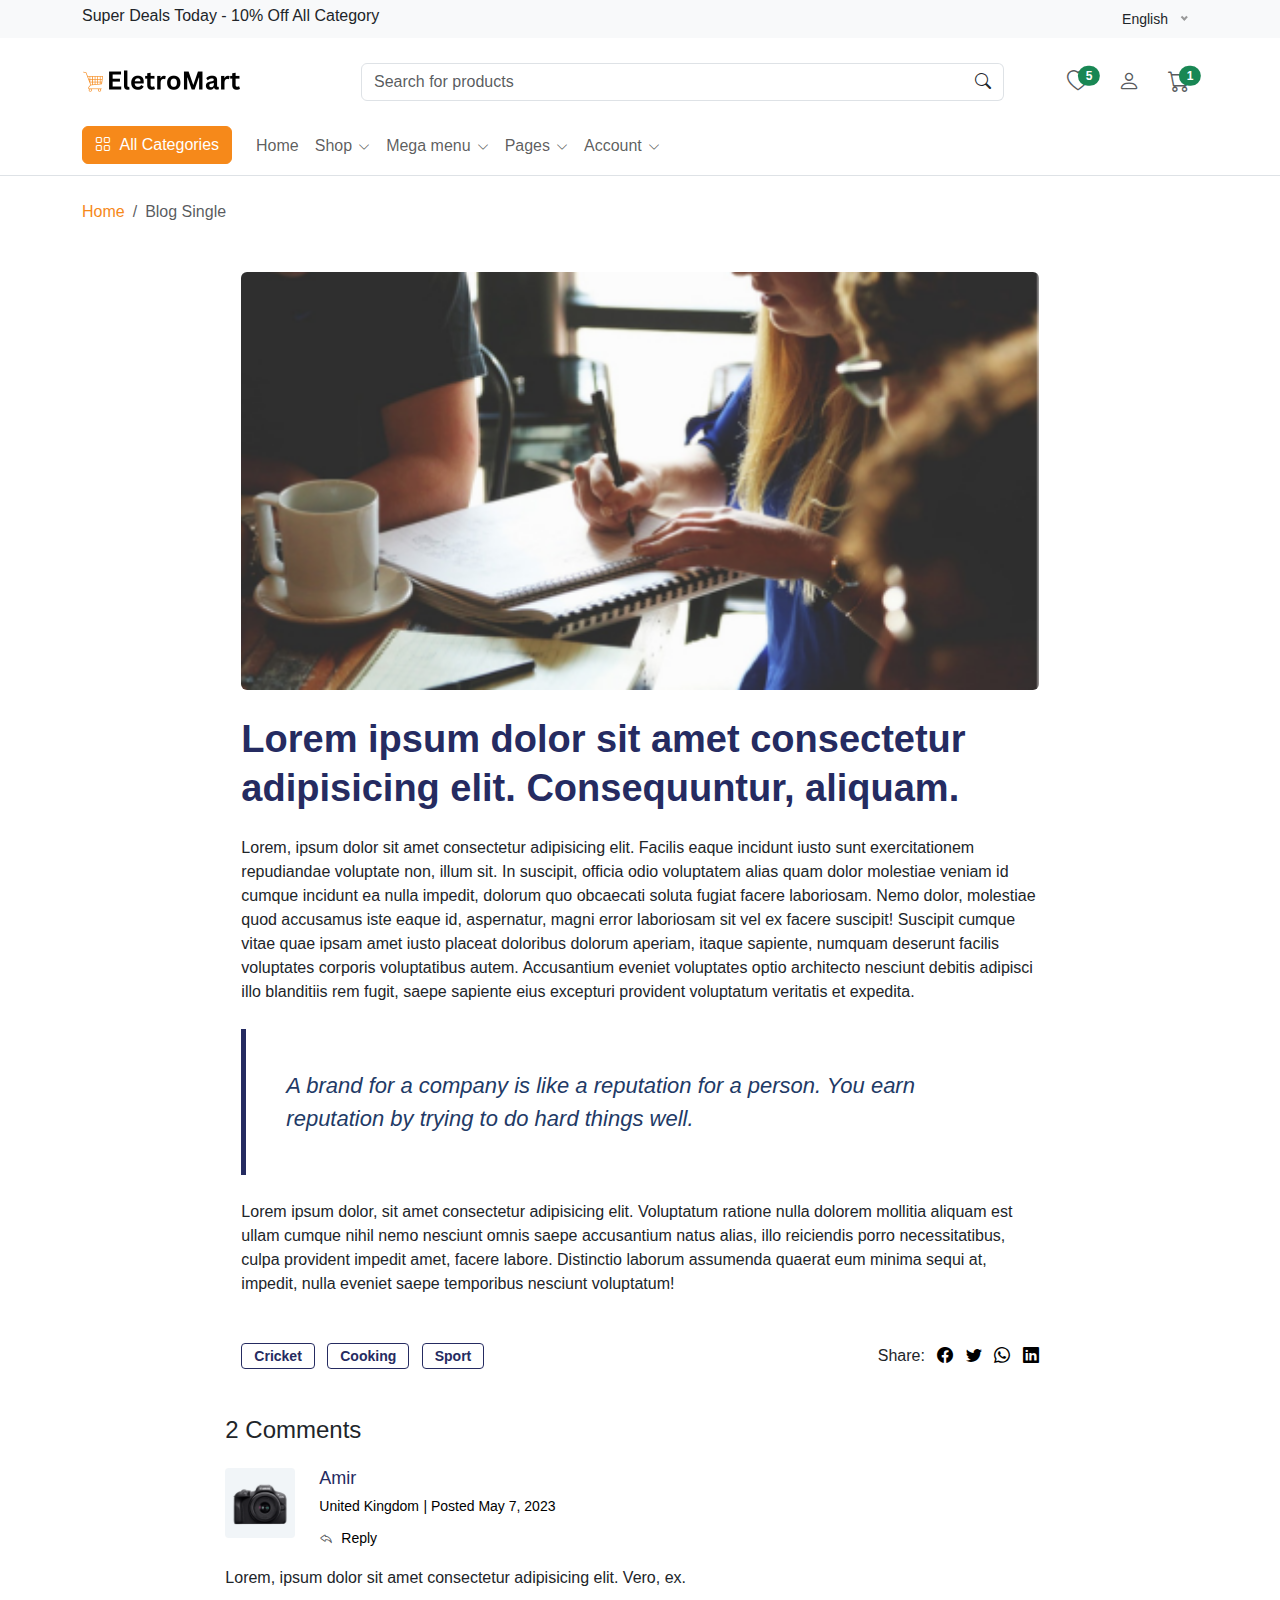
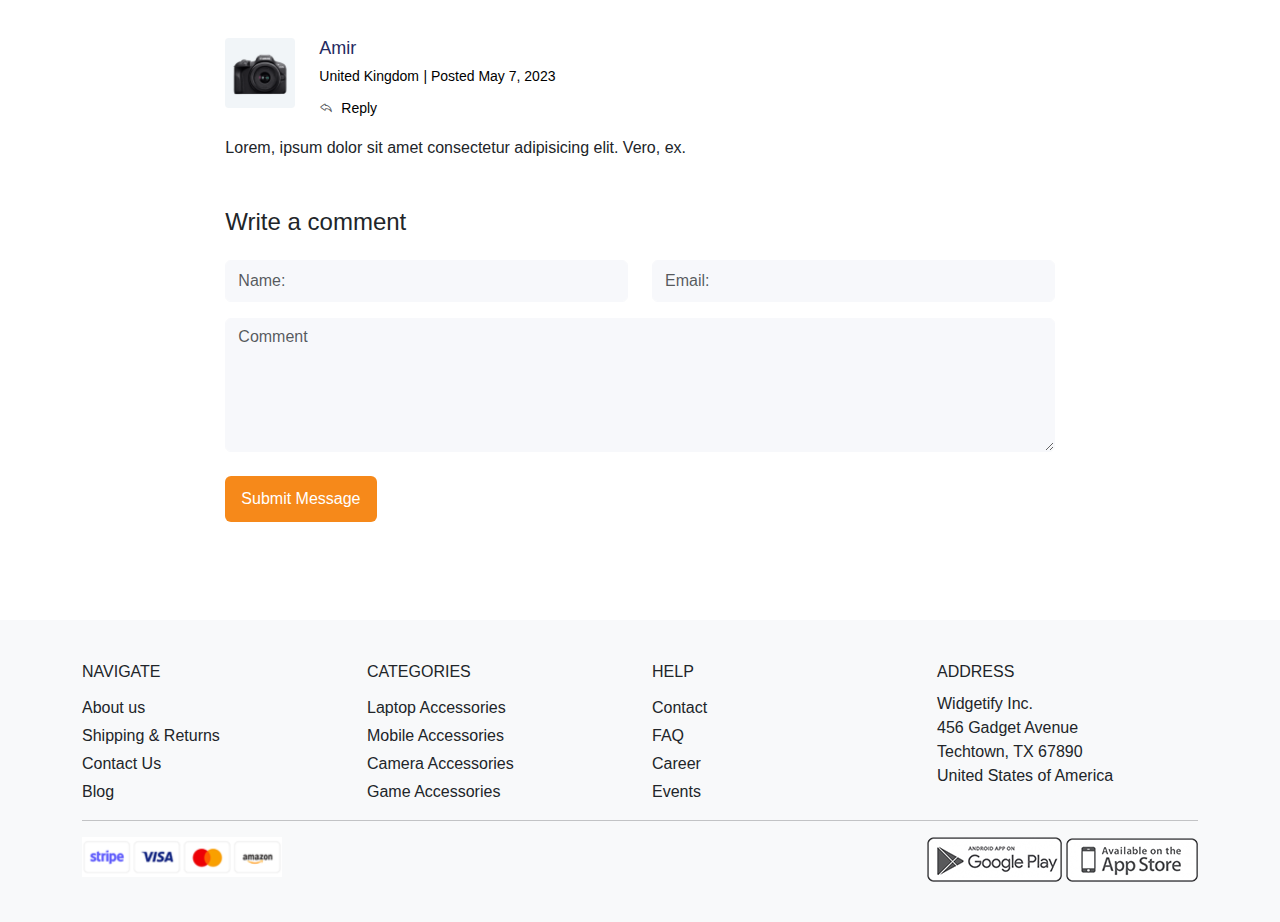
<file: blog-single.html>
<!DOCTYPE html>
<html lang="en">
<head>
    <meta charset="UTF-8">
    <meta name="viewport" content="width=device-width, initial-scale=1.0">
    <title>Blog Single | ElectroMart eCommerce</title>
    <meta name="description" content="" />
    <link rel="icon" type="image/x-icon" href="./assets/images/favicon.ico">
    <link rel="stylesheet" href="./assets/css/bootstrap.min.css">
    <link rel="stylesheet" href="./assets/font/bootstrap-icons-1.11.3/font/bootstrap-icons.min.css">
    <link rel="stylesheet" href="./assets/plugin/nice-select/nice-select.css">
    <link rel="stylesheet" href="./assets/plugin/OwlCarousel2-2.3.4/dist/assets/owl.carousel.min.css">
    <link rel="stylesheet" href="./assets/plugin/OwlCarousel2-2.3.4/dist/assets/owl.theme.default.min.css">
    <link rel="stylesheet" href="./assets/plugin/nouislider/nouislider.min.css">
    <link rel="stylesheet" href="./assets/plugin/slick/slick.css">
    <link rel="stylesheet" href="./assets/css/style.css">
</head>
<body>
    <header>
        <div class="border-bottom">
            <div class="bg-light py-1">
                <div class="container">
                    <div class="row">
                        <div class="col-md-6 col-12 text-center text-md-start"><span>Super Deals Today - 10% Off All Category </span></div>
                        <div class="col-6 text-end d-none d-md-block">
                            <div class="d-flex justify-content-end lang">
                                <select class="nice-option">
                                    <option value="English">
                                        <span class="me-2">
                                            <svg width="16" height="13" viewBox="0 0 16 13" fill="none"
                                                xmlns="http://www.w3.org/2000/svg">
                                                <g clip-path="url(#selectedlang)">
                                                    <path d="M0 0.5H16V12.5H0V0.5Z" fill="#012169"></path>
                                                    <path
                                                        d="M1.875 0.5L7.975 5.025L14.05 0.5H16V2.05L10 6.525L16 10.975V12.5H14L8 8.025L2.025 12.5H0V11L5.975 6.55L0 2.1V0.5H1.875Z"
                                                        fill="white"></path>
                                                    <path
                                                        d="M10.6 7.525L16 11.5V12.5L9.225 7.525H10.6ZM6 8.025L6.15 8.9L1.35 12.5H0L6 8.025ZM16 0.5V0.575L9.775 5.275L9.825 4.175L14.75 0.5H16ZM0 0.5L5.975 4.9H4.475L0 1.55V0.5Z"
                                                        fill="#C8102E"></path>
                                                    <path d="M6.025 0.5V12.5H10.025V0.5H6.025ZM0 4.5V8.5H16V4.5H0Z"
                                                        fill="white"></path>
                                                    <path d="M0 5.325V7.725H16V5.325H0ZM6.825 0.5V12.5H9.225V0.5H6.825Z"
                                                        fill="#C8102E"></path>
                                                </g>
                                                <defs>
                                                    <clipPath id="selectedlang">
                                                        <rect width="16" height="12" fill="white"
                                                            transform="translate(0 0.5)"></rect>
                                                    </clipPath>
                                                </defs>
                                            </svg>
                                        </span>
                                        English
                                    </option>

                                    <option value="Hindi"> <span class="me-2">
                                            <svg width="16" height="13" viewBox="0 0 16 13" fill="none"
                                                xmlns="http://www.w3.org/2000/svg">
                                                <g clip-path="url(#clip0_5543_19751)">
                                                    <path d="M0 8.5H16V12.5H0V8.5Z" fill="#FFCE00"></path>
                                                    <path d="M0 0.5H16V4.5H0V0.5Z" fill="black"></path>
                                                    <path d="M0 4.5H16V8.5H0V4.5Z" fill="#DD0000"></path>
                                                </g>
                                                <defs>
                                                    <clipPath id="clip0_5543_19751">
                                                        <rect width="16" height="12" fill="white"
                                                            transform="translate(0 0.5)"></rect>
                                                    </clipPath>
                                                </defs>
                                            </svg>
                                        </span>
                                        Hindi
                                    </option>
                                </select>
                            </div>
                        </div>
                    </div>
                </div>
            </div>
            <div class="py-4">
                <div class="container">
                    <div class="row w-100 align-items-center gx-lg-2 gx-0">
                        <div class="col-xxl-2 col-lg-3 col-md-6 col-5">
                            <a class="navbar-brand d-none d-lg-block" href="index.html">
                                <img src="./assets/images/logo.png" alt="eCommerce HTML Template">
                            </a>
                            <div class="d-flex justify-content-between w-100 d-lg-none">
                                <a class="navbar-brand" href="index.html">
                                    <img src="./assets/images/logo.png" alt="eCommerce HTML Template">
                                </a>
                            </div>
                        </div>
                        <div class="col-xxl-8 col-lg-7 d-none d-lg-block">
                            <form action="#">
                                <div class="input-group">
                                    <input class="form-control" type="search" placeholder="Search for products">
                                    <span class="input-group-append">
                                        <button class="btn bg-white border border-start-0 ms-n10 rounded-0 rounded-end"
                                            type="button">
                                            <span class="bi bi-search"></span>
                                        </button>
                                    </span>
                                </div>
                            </form>
                        </div>
                        <div class="col-lg-2 col-xxl-2 text-end col-md-6 col-7">
                            <div class="list-inline">
                                <div class="list-inline-item me-3 me-lg-4">
                                    <a href="wishlist.html" class="text-muted position-relative">
                                        <i class="bi bi-heart"></i>
                                        <span
                                            class="position-absolute top-0 start-100 translate-middle badge rounded-pill bg-success">
                                            5
                                            <span class="visually-hidden">unread messages</span>
                                        </span>
                                    </a>
                                </div>
                                <div class="list-inline-item me-3 me-lg-4">
                                    <a href="login.html" class="text-muted">
                                        <i class="bi bi-person"></i>
                                    </a>
                                </div>
                                <div class="list-inline-item me-3 me-lg-0">
                                    <a class="text-muted position-relative" href="cart.html">
                                        <i class="bi bi-cart"></i>
                                        <span
                                            class="position-absolute top-0 start-100 translate-middle badge rounded-pill bg-success">
                                            1
                                            <span class="visually-hidden">unread messages</span>
                                        </span>
                                    </a>
                                </div>
                                <div class="list-inline-item d-inline-block d-lg-none">
                                    <button class="navbar-toggler collapsed" type="button" data-bs-toggle="offcanvas"
                                        data-bs-target="#navbar-default" aria-controls="navbar-default"
                                        aria-label="Toggle navigation">
                                         <i class="bi bi-text-indent-left"></i>
                                </div>
                            </div>
                        </div>
                    </div>
                </div>
            </div>

            <nav class="navbar navbar-expand-lg navbar-light navbar-default py-0 pb-lg-2"
                aria-label="Offcanvas navbar large">
                <div class="container">
                    <div class="offcanvas offcanvas-start" tabindex="-1" id="navbar-default"
                        aria-labelledby="navbar-defaultLabel">
                        <div class="offcanvas-header pb-1">
                            <a href="index.html"><img src="./assets/images/logo.png"
                                    alt="eCommerce HTML Template"></a>
                            <button type="button" class="btn-close" data-bs-dismiss="offcanvas"
                                aria-label="Close"></button>
                        </div>
                        <div class="offcanvas-body">
                            <div class="d-block d-lg-none mb-4">
                                <form action="#">
                                    <div class="input-group">
                                        <input class="form-control" type="search" placeholder="Search for products">
                                        <span class="input-group-append">
                                            <button
                                                class="btn bg-white border border-start-0 ms-n10 rounded-0 rounded-end"
                                                type="button">
                                                <span class="bi bi-search"></span>
                                            </button>
                                        </span>
                                    </div>
                                </form>

                            </div>
                            <div class="d-block d-lg-none mb-4">
                                <a class="btn btn-primary w-100 d-flex justify-content-center align-items-center collapsed"
                                    data-bs-toggle="collapse" href="#collapseExample" role="button"
                                    aria-expanded="false" aria-controls="collapseExample">
                                    <span class="me-2">
                                        <i class="bi bi-grid"></i>
                                    </span>
                                    All Categories
                                </a>
                                <div class="mt-2 collapse" id="collapseExample">
                                    <div class="card card-body">
                                        <ul class="mb-0 list-unstyled">
                                            <li><a class="dropdown-item" href="#">Laptop Accessories</a></li>
                                            <li><a class="dropdown-item" href="#">Mobile Accessories</a></li>
                                            <li><a class="dropdown-item" href="#">Camera Accessories</a></li>
                                            <li><a class="dropdown-item" href="#">Games</a></li>
                                            <li><a class="dropdown-item" href="#">Smart Wearables</a></li>
                                            <li><a class="dropdown-item" href="#">Smart Home Automation</a></li>
                                            <li><a class="dropdown-item" href="#">Tablets</a></li>
                                        </ul>
                                    </div>
                                </div>
                            </div>
                            <div class="dropdown me-3 d-none d-lg-block">
                                <button class="btn btn-primary px-6" type="button" id="dropdownMenuButton1"
                                    data-bs-toggle="dropdown" aria-expanded="false">
                                    <span class="me-1">
                                        <i class="bi bi-grid"></i>
                                    </span>
                                    All Categories
                                </button>
                                <ul class="dropdown-menu" aria-labelledby="dropdownMenuButton1">
                                    <li><a class="dropdown-item" href="#">Laptop Accessories</a></li>
                                    <li><a class="dropdown-item" href="#">Mobile Accessories</a></li>
                                    <li><a class="dropdown-item" href="#">Camera Accessories</a></li>
                                    <li><a class="dropdown-item" href="#">Games</a></li>
                                    <li><a class="dropdown-item" href="#">Smart Wearables</a></li>
                                    <li><a class="dropdown-item" href="#">Smart Home Automation</a></li>
                                    <li><a class="dropdown-item" href="#">Tablets</a></li>
                                </ul>
                            </div>
                            <div>
                                <ul class="navbar-nav align-items-center">
                                    <li class="nav-item dropdown w-100 w-lg-auto">
                                        <a class="nav-link" href="index.html">Home</a>
                                    </li>
                                    <li class="nav-item dropdown w-100 w-lg-auto">
                                        <a class="nav-link dropdown-toggle" href="#" role="button"
                                            data-bs-toggle="dropdown" aria-expanded="false">Shop</a>
                                        <ul class="dropdown-menu">
                                            <li><a class="dropdown-item" href="shop.html">Shop Page - Filter</a></li>
                                            <li><a class="dropdown-item" href="shop-single.html">Shop Single</a></li>
                                            <li><a class="dropdown-item" href="wishlist.html">Shop Wishlist</a></li>
                                            <li><a class="dropdown-item" href="cart.html">Shop Cart</a></li>
                                            <li><a class="dropdown-item" href="checkout.html">Shop Checkout</a></li>
                                        </ul>
                                    </li>
                                    <li class="nav-item dropdown w-100 w-lg-auto dropdown-fullwidth">
                                        <a class="nav-link dropdown-toggle" href="#" role="button"
                                            data-bs-toggle="dropdown" aria-expanded="false">Mega menu</a>
                                        <div class="dropdown-menu pb-0">
                                            <div class="row p-2 p-lg-4">
                                                <div class="col-lg-3 col-12 mb-4 mb-lg-0">
                                                    <h6 class="text-primary ps-3">Laptop Accessories</h6>
                                                    <a class="dropdown-item" href="#">Mouse</a>
                                                    <a class="dropdown-item" href="#">Keyboard</a>
                                                    <a class="dropdown-item" href="#">USB</a>
                                                    <a class="dropdown-item" href="#">Data Cards</a>
                                                    <a class="dropdown-item" href="#">Router</a>
                                                    <a class="dropdown-item" href="#">Battery</a>
                                                    <a class="dropdown-item" href="#">Adapter</a>
                                                    <a class="dropdown-item" href="#">UPS</a>
                                                </div>
                                                <div class="col-lg-3 col-12 mb-4 mb-lg-0">
                                                    <h6 class="text-primary ps-3">Mobile Accessories</h6>
                                                    <a class="dropdown-item" href="#">Screen Guards</a>
                                                    <a class="dropdown-item" href="#">Plain Cases</a>
                                                    <a class="dropdown-item" href="#">Mobile Cables</a>
                                                    <a class="dropdown-item" href="#">Mobile Charger</a>
                                                    <a class="dropdown-item" href="#">Camera Lens</a>
                                                    <a class="dropdown-item" href="#">Mobile Flash</a>
                                                    <a class="dropdown-item" href="#">Power Bank</a>
                                                    <a class="dropdown-item" href="#">Mobile USB</a>
                                                </div>
                                                <div class="col-lg-3 col-12 mb-4 mb-lg-0">
                                                    <h6 class="text-primary ps-3">Camera Accessories</h6>
                                                    <a class="dropdown-item" href="#">Instant Camera</a>
                                                    <a class="dropdown-item" href="#">Drone</a>
                                                    <a class="dropdown-item" href="#">DSLR</a>
                                                    <a class="dropdown-item" href="#">Flashes</a>
                                                    <a class="dropdown-item" href="#">Sports & Action</a>
                                                    <a class="dropdown-item" href="#">Camera Lens</a>
                                                    <a class="dropdown-item" href="#">Camera tripods</a>
                                                    <a class="dropdown-item" href="#">Point & Shoot</a>
                                                </div>
                                                <div class="col-lg-3 col-12 mb-4 mb-lg-0">
                                                    <div class="position-relative">
                                                        <img src="./assets/images/category/special-offer.png"
                                                            class="rounded w-100" alt="eCommerce HTML Template"
                                                            class="img-fluid">
                                                        <div class="position-absolute ps-6 mt-8 top-0 p-4">
                                                            <h5 class="mb-0">
                                                                Dont miss this
                                                                <br>
                                                                offer today.
                                                            </h5>
                                                            <a href="#" class="btn btn-cart btn-sm mt-3">Shop Now</a>
                                                        </div>
                                                    </div>
                                                </div>
                                            </div>
                                        </div>
                                    </li>
                                    <li class="nav-item dropdown w-100 w-lg-auto">
                                        <a class="nav-link dropdown-toggle" href="#" role="button"
                                            data-bs-toggle="dropdown" aria-expanded="false">Pages</a>
                                        <ul class="dropdown-menu">
                                            <li><a class="dropdown-item" href="blog.html">Blog</a></li>
                                            <li><a class="dropdown-item" href="blog-single.html">Blog Single</a>
                                            </li>
                                            <li><a class="dropdown-item" href="about.html">About us</a></li>
                                            <li><a class="dropdown-item" href="contact.html">Contact</a></li>
                                        </ul>
                                    </li>
                                    <li class="nav-item dropdown w-100 w-lg-auto">
                                        <a class="nav-link dropdown-toggle" href="#" role="button"
                                            data-bs-toggle="dropdown" aria-expanded="false">Account</a>
                                            <ul class="dropdown-menu">
                                                <li><a class="dropdown-item" href="login.html">Sign in</a></li>
                                                <li><a class="dropdown-item" href="signup.html">Signup</a></li>
                                                <li><a class="dropdown-item" href="forgot-password.html">Forgot Password</a></li>
                                            </ul>
                                    </li>
                                    
                                </ul>
                            </div>
                        </div>
                    </div>
                </div>
            </nav>
        </div>
    </header>
    <main>
         <!-- Blog Section -->
     <div class="blog-section">
        <div class="mt-4">
            <div class="container">
               <div class="row">
                  <div class="col-12">
                     <!-- breadcrumb -->
                     <nav aria-label="breadcrumb">
                        <ol class="breadcrumb mb-0">
                           <li class="breadcrumb-item"><a href="#!">Home</a></li>
                           <li class="breadcrumb-item active" aria-current="page">Blog Single</li>
                        </ol>
                     </nav>
                  </div>
               </div>
            </div>
         </div>
        <div class="max-width mt-5">
              <div class="container-fluid">
                  <div class="row">
                      <div class="col-lg-8 offset-lg-2">
                         <div class="row">
                            <div class="col-lg-12">
                               <div class="blog-single px-3 mb-4">
                                     <div class="blog-single-img">
                                            <img src="./assets/images/blog-2.png" class="rounded w-100" alt="blog">
                                     </div>
                                     <div class="blog-single-desc mt-4">
                                        <h1><a href="#">Lorem ipsum dolor sit amet consectetur adipisicing elit. Consequuntur, aliquam.</a></h1>
                                        <p class="mt-4">Lorem, ipsum dolor sit amet consectetur adipisicing elit. Facilis eaque incidunt iusto sunt exercitationem repudiandae voluptate non, illum sit. In suscipit, officia odio voluptatem alias quam dolor molestiae veniam id cumque incidunt ea nulla impedit, dolorum quo obcaecati soluta fugiat facere laboriosam. Nemo dolor, molestiae quod accusamus iste eaque id, aspernatur, magni error laboriosam sit vel ex facere suscipit! Suscipit cumque vitae quae ipsam amet iusto placeat doloribus dolorum aperiam, itaque sapiente, numquam deserunt facilis voluptates corporis voluptatibus autem. Accusantium eveniet voluptates optio architecto nesciunt debitis adipisci illo blanditiis rem fugit, saepe sapiente eius excepturi provident voluptatum veritatis et expedita.</p>
                                        <blockquote class="quote">
                                            A brand for a company is like a reputation for a person. You earn reputation by trying to do hard things well.
                                        </blockquote>
                                        <p class="mt-4">Lorem ipsum dolor, sit amet consectetur adipisicing elit. Voluptatum ratione nulla dolorem mollitia aliquam est ullam cumque nihil nemo nesciunt omnis saepe accusantium natus alias, illo reiciendis porro necessitatibus, culpa provident impedit amet, facere labore. Distinctio laborum assumenda quaerat eum minima sequi at, impedit, nulla eveniet saepe temporibus nesciunt voluptatum!</p> 
                                    </div>
                                    <div class="blog-single-share mt-5">
                                         <div class="clear-both d-flex justify-content-between">
                                            <ul class="float-left list-inline tag-option"> 
                                                <li class="list-inline-item mb-2"><a href="#">Cricket</a></li>
                                                <li class="list-inline-item mb-2"><a href="#">Cooking</a></li>
                                                <li class="list-inline-item mb-2"><a href="#">Sport</a></li>
                                            </ul>        
                                            <ul class="float-right list-inline share-link">
                                                <li class="list-inline-item"> Share: </li>
                                                <li class="list-inline-item"><a href="#" target="_blank"><span class="bi bi-facebook"></span></a></li>
                                                <li class="list-inline-item"><a href="#" target="_blank"><span class="bi bi-twitter"></span></a></li>
                                                <li class="list-inline-item"><a href="#" target="_blank"><span class="bi bi-whatsapp"></span></a></li>
                                                <li class="list-inline-item"><a href="#" target="_blank"><span class="bi bi-linkedin"></span></a></li>
                                            </ul>
                                        </div>
                                        <div class="clear-both"></div>
                                    </div>
                               </div>

                               <div class="col-lg-12">
                                <div class="comment-area mt-4 mb-5">
                                    <h4 class="mb-4">2 Comments</h4>
                                    <ul class="comment-tree list-unstyled">
                                        <li class="mb-5">
                                            <div class="comment-area-box">
                                                 <div class="d-flex">
                                                    <div class="comment-thumb">
                                                        <img alt="" src="./assets/images/category/1.png" class="img-fluid">
                                                    </div>
                                                    <div class="ms-4">
                                                        <div class="comment-info">
                                                            <h5 class="mb-1">Amir</h5>
                                                            <span>United Kingdom</span>
                                                            <span class="date-comm">| Posted May 7, 2023</span>
                                                        </div>
                                                        <div class="comment-meta mt-2">
                                                            <a href="#"><span class="bi bi-reply me-2 text-muted"></span>Reply</a>
                                                        </div>
                                                    </div>
                                                 </div>
                                                <div class="comment-content mt-3">
                                                    <p>Lorem, ipsum dolor sit amet consectetur adipisicing elit. Vero, ex.</p>
                                                </div>
                                            </div>
                                        </li>
                                        <li class="mb-5">
                                            <div class="comment-area-box">
                                                 <div class="d-flex">
                                                    <div class="comment-thumb">
                                                        <img alt="" src="./assets/images/category/1.png" class="img-fluid">
                                                    </div>
                                                    <div class="ms-4">
                                                        <div class="comment-info">
                                                            <h5 class="mb-1">Amir</h5>
                                                            <span>United Kingdom</span>
                                                            <span class="date-comm">| Posted May 7, 2023</span>
                                                        </div>
                                                        <div class="comment-meta mt-2">
                                                            <a href="#"><span class="bi bi-reply me-2 text-muted"></span>Reply</a>
                                                        </div>
                                                    </div>
                                                 </div>
                                                <div class="comment-content mt-3">
                                                    <p>Lorem, ipsum dolor sit amet consectetur adipisicing elit. Vero, ex.</p>
                                                </div>
                                            </div>
                                        </li>
                                    </ul>
                                </div>
                            </div>

                            <div class="col-lg-12">
                                <form class="comment-form my-5" id="comment-form">
                                    <h4 class="mb-4">Write a comment</h4>
                                    <div class="row">
                                        <div class="col-md-6 mb-3">
                                            <div class="form-group">
                                                <input class="form-control py-2" type="text" name="name" id="name" placeholder="Name:">
                                            </div>
                                        </div>
                                        <div class="col-md-6 mb-3">
                                            <div class="form-group">
                                                <input class="form-control py-2" type="text" name="mail" id="mail" placeholder="Email:">
                                            </div>
                                        </div>
                                    </div>
                                    <textarea class="form-control mb-4" name="comment" id="comment" cols="30" rows="5" placeholder="Comment" spellcheck="false"></textarea>
                                     <button class="btn btn-msg btn-round-full" type="submit" >Submit Message</button>
                                </form>
                            </div>
                              </div>
                              
                         </div>
                      </div>
                  </div>
              </div>
        </div>
     </div>
    <!-- End Blog Section -->
    </main>

   
    <!-- Footer Section -->
    <footer class="mt-50">
        <div class="container">
            <div class="footer">
                <div class="row">
                    <div class="col-6 col-sm-6 col-md-3 col-lg-3 col-xl-3 mb-4 mb-sm-4 mb-md-4 mb-lg-0">
                        <p class="m-0 p-0 fw-medium mb-2 text-uppercase ">Navigate</p>
                        <ul class="m-0 p-0 list-unstyled">
                            <li><a href="#">About us</a></li>
                            <li><a href="#">Shipping & Returns</a></li>
                            <li><a href="#">Contact Us</a></li>
                            <li><a href="#">Blog</a></li>
                        </ul>
                    </div>
                    <div class="col-6 col-sm-6 col-md-3 col-lg-3 col-xl-3 mb-4 mb-sm-4 mb-md-4 mb-lg-0">
                        <p class="m-0 p-0 fw-medium mb-2 text-uppercase">Categories</p>
                        <ul class="m-0 p-0 list-unstyled">
                            <li><a href="#">Laptop Accessories</a></li>
                            <li><a href="#">Mobile Accessories</a></li>
                            <li><a href="#">Camera Accessories</a></li>
                            <li><a href="#">Game Accessories</a></li>
                        </ul>
                    </div>
                    <div class="col-6 col-sm-6 col-md-3 col-lg-3 col-xl-3 mb-4 mb-sm-4 mb-md-4 mb-lg-0">
                        <p class="m-0 p-0 fw-medium mb-2 text-uppercase">Help</p>
                        <ul class="m-0 p-0 list-unstyled">
                            <li><a href="#">Contact</a></li>
                            <li><a href="#">FAQ</a></li>
                            <li><a href="#">Career</a></li>
                            <li><a href="#">Events</a></li>
                        </ul>
                    </div>
                    <div class="col-6 col-sm-6 col-md-3 col-lg-3 col-xl-3 mb-4 mb-sm-4 mb-md-4 mb-lg-0">
                        <p class="m-0 p-0 fw-medium mb-2 text-uppercase">Address</p>
                        <span>
                            Widgetify Inc. <br>
                            456 Gadget Avenue <br>
                            Techtown, TX 67890 <br>
                            United States of America
                        </span>
                    </div>
                </div>
                <hr>
                <div class="d-block d-sm-block d-md-flex d-lg-flex justify-content-between bottom-footer">
                    <div class="mb-4 mb-sm-4 mb-md-4 mb-lg-0">
                        <img src="./assets/images/payment-method.png" alt="eCommerce Html Template">
                    </div>
                    <div>
                        <a href="#">
                            <img src="./assets/images/google-store.webp" alt="eCommerce Html Template">
                        </a>
                        <a href="#">
                            <img src="./assets/images/apple-store.webp" alt="eCommerce Html Template">
                        </a>
                    </div>
                </div>
            </div>
        </div>
    </footer>
    <!-- End Footer Section -->

    <script src="./assets/js/jquery-3.6.0.min.js"></script>
    <script src="./assets/js/bootstrap.bundle.min.js"></script>
    <script src="./assets/js/jquery.ez-plus.js"></script>
    <script src="./assets/plugin/nice-select/jquery.nice-select.min.js"></script>
    <script src="./assets/plugin/OwlCarousel2-2.3.4/dist/owl.carousel.min.js"></script>
    <script src="./assets/plugin/nouislider/nouislider.min.js"></script>
    <script src="./assets/plugin/slick/slick.min.js"></script>
    <script src="./assets/js/timer.js"></script>
    <script src="./assets/js/main.js"></script>
</body>
</html>
</file>
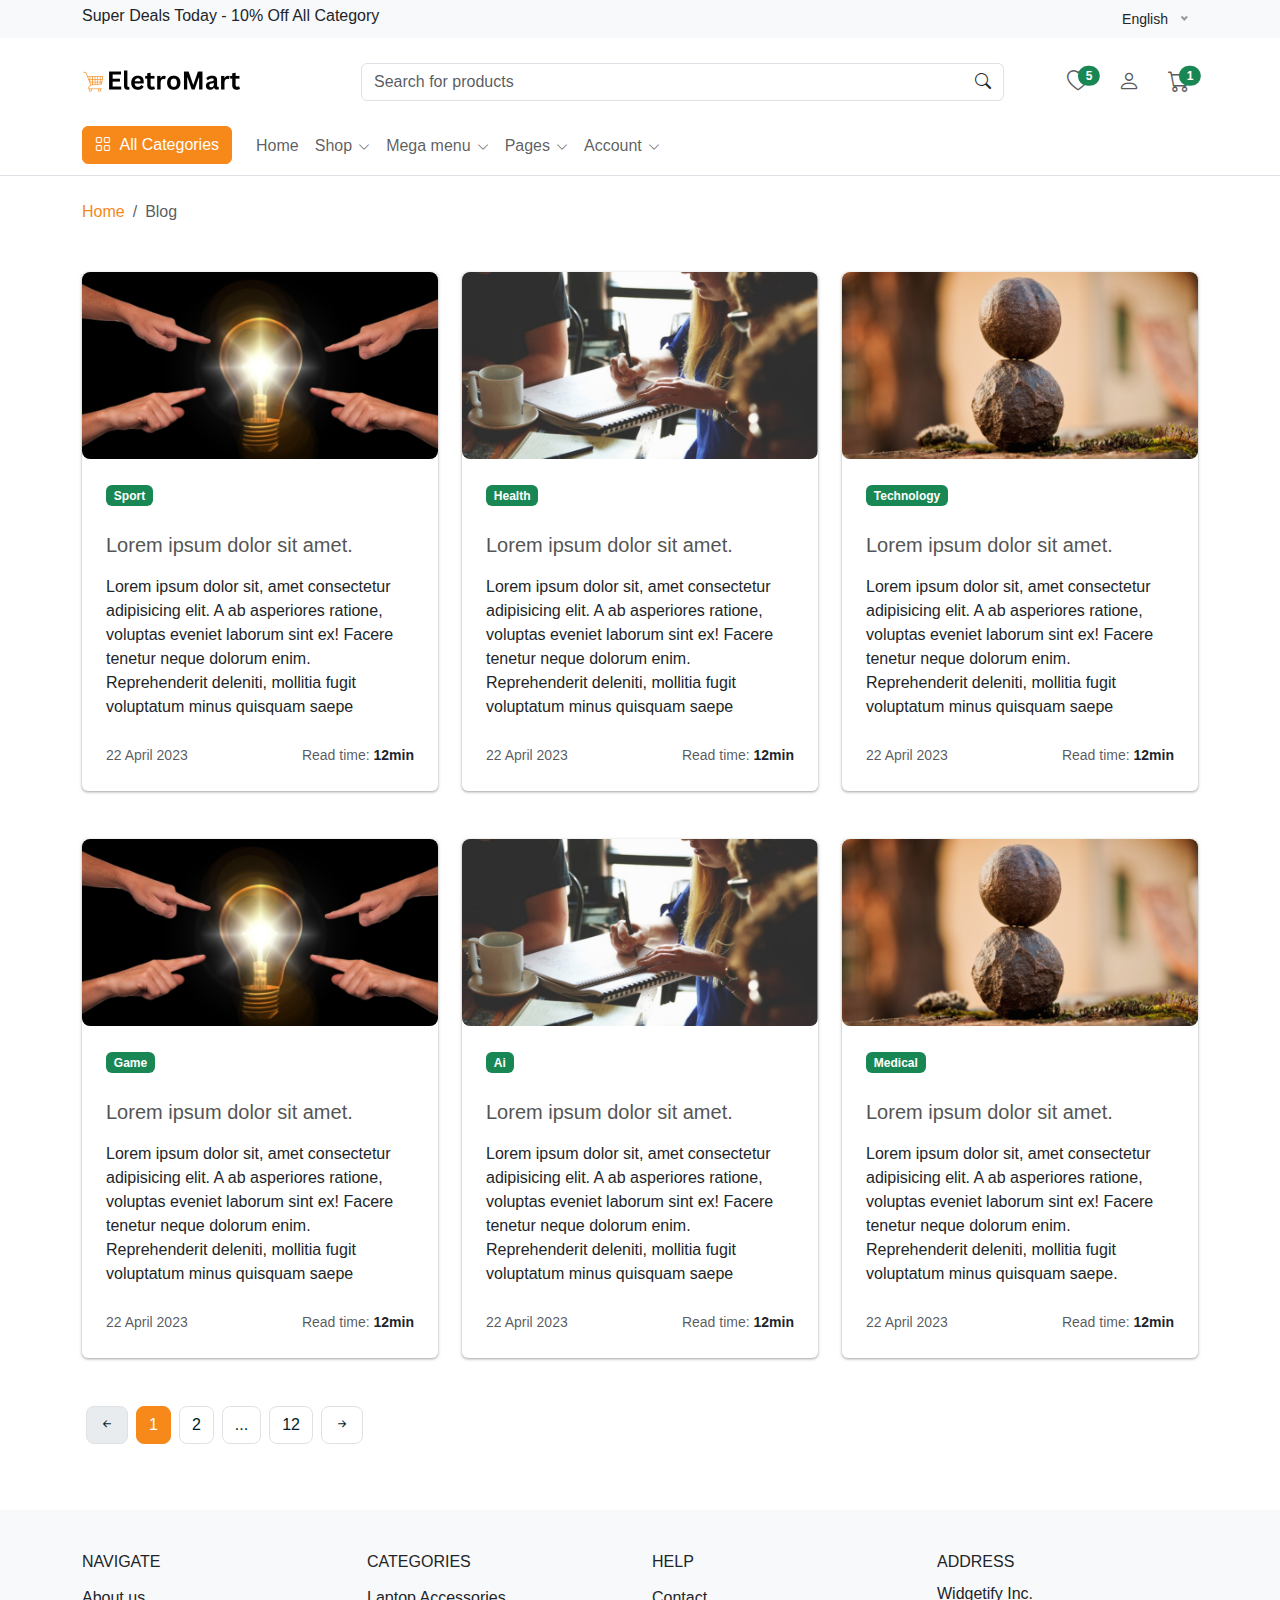
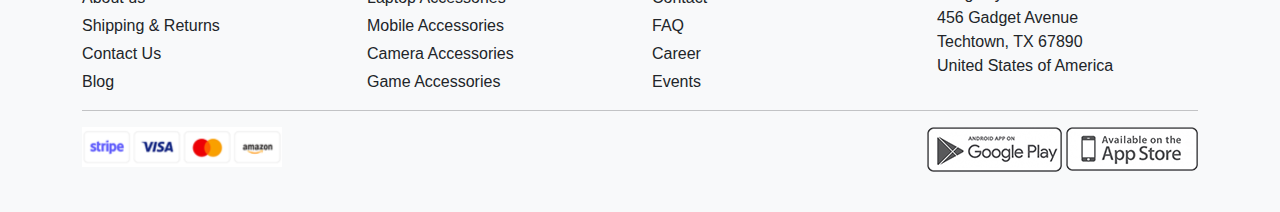
<file: blog.html>
<!DOCTYPE html>
<html lang="en">
<head>
    <meta charset="UTF-8">
    <meta name="viewport" content="width=device-width, initial-scale=1.0">
    <title>Blog | ElectroMart eCommerce</title>
    <meta name="description" content="" />
    <link rel="icon" type="image/x-icon" href="./assets/images/favicon.ico">
    <link rel="stylesheet" href="./assets/css/bootstrap.min.css">
    <link rel="stylesheet" href="./assets/font/bootstrap-icons-1.11.3/font/bootstrap-icons.min.css">
    <link rel="stylesheet" href="./assets/plugin/nice-select/nice-select.css">
    <link rel="stylesheet" href="./assets/plugin/OwlCarousel2-2.3.4/dist/assets/owl.carousel.min.css">
    <link rel="stylesheet" href="./assets/plugin/OwlCarousel2-2.3.4/dist/assets/owl.theme.default.min.css">
    <link rel="stylesheet" href="./assets/plugin/nouislider/nouislider.min.css">
    <link rel="stylesheet" href="./assets/plugin/slick/slick.css">
    <link rel="stylesheet" href="./assets/css/style.css">
</head>
<body>
    <header>
        <div class="border-bottom">
            <div class="bg-light py-1">
                <div class="container">
                    <div class="row">
                        <div class="col-md-6 col-12 text-center text-md-start"><span>Super Deals Today - 10% Off All Category </span></div>
                        <div class="col-6 text-end d-none d-md-block">
                            <div class="d-flex justify-content-end lang">
                                <select class="nice-option">
                                    <option value="English">
                                        <span class="me-2">
                                            <svg width="16" height="13" viewBox="0 0 16 13" fill="none"
                                                xmlns="http://www.w3.org/2000/svg">
                                                <g clip-path="url(#selectedlang)">
                                                    <path d="M0 0.5H16V12.5H0V0.5Z" fill="#012169"></path>
                                                    <path
                                                        d="M1.875 0.5L7.975 5.025L14.05 0.5H16V2.05L10 6.525L16 10.975V12.5H14L8 8.025L2.025 12.5H0V11L5.975 6.55L0 2.1V0.5H1.875Z"
                                                        fill="white"></path>
                                                    <path
                                                        d="M10.6 7.525L16 11.5V12.5L9.225 7.525H10.6ZM6 8.025L6.15 8.9L1.35 12.5H0L6 8.025ZM16 0.5V0.575L9.775 5.275L9.825 4.175L14.75 0.5H16ZM0 0.5L5.975 4.9H4.475L0 1.55V0.5Z"
                                                        fill="#C8102E"></path>
                                                    <path d="M6.025 0.5V12.5H10.025V0.5H6.025ZM0 4.5V8.5H16V4.5H0Z"
                                                        fill="white"></path>
                                                    <path d="M0 5.325V7.725H16V5.325H0ZM6.825 0.5V12.5H9.225V0.5H6.825Z"
                                                        fill="#C8102E"></path>
                                                </g>
                                                <defs>
                                                    <clipPath id="selectedlang">
                                                        <rect width="16" height="12" fill="white"
                                                            transform="translate(0 0.5)"></rect>
                                                    </clipPath>
                                                </defs>
                                            </svg>
                                        </span>
                                        English
                                    </option>

                                    <option value="Hindi"> <span class="me-2">
                                            <svg width="16" height="13" viewBox="0 0 16 13" fill="none"
                                                xmlns="http://www.w3.org/2000/svg">
                                                <g clip-path="url(#clip0_5543_19751)">
                                                    <path d="M0 8.5H16V12.5H0V8.5Z" fill="#FFCE00"></path>
                                                    <path d="M0 0.5H16V4.5H0V0.5Z" fill="black"></path>
                                                    <path d="M0 4.5H16V8.5H0V4.5Z" fill="#DD0000"></path>
                                                </g>
                                                <defs>
                                                    <clipPath id="clip0_5543_19751">
                                                        <rect width="16" height="12" fill="white"
                                                            transform="translate(0 0.5)"></rect>
                                                    </clipPath>
                                                </defs>
                                            </svg>
                                        </span>
                                        Hindi
                                    </option>
                                </select>
                            </div>
                        </div>
                    </div>
                </div>
            </div>
            <div class="py-4">
                <div class="container">
                    <div class="row w-100 align-items-center gx-lg-2 gx-0">
                        <div class="col-xxl-2 col-lg-3 col-md-6 col-5">
                            <a class="navbar-brand d-none d-lg-block" href="index.html">
                                <img src="./assets/images/logo.png" alt="eCommerce HTML Template">
                            </a>
                            <div class="d-flex justify-content-between w-100 d-lg-none">
                                <a class="navbar-brand" href="index.html">
                                    <img src="./assets/images/logo.png" alt="eCommerce HTML Template">
                                </a>
                            </div>
                        </div>
                        <div class="col-xxl-8 col-lg-7 d-none d-lg-block">
                            <form action="#">
                                <div class="input-group">
                                    <input class="form-control" type="search" placeholder="Search for products">
                                    <span class="input-group-append">
                                        <button class="btn bg-white border border-start-0 ms-n10 rounded-0 rounded-end"
                                            type="button">
                                            <span class="bi bi-search"></span>
                                        </button>
                                    </span>
                                </div>
                            </form>
                        </div>
                        <div class="col-lg-2 col-xxl-2 text-end col-md-6 col-7">
                            <div class="list-inline">
                                <div class="list-inline-item me-3 me-lg-4">
                                    <a href="wishlist.html" class="text-muted position-relative">
                                        <i class="bi bi-heart"></i>
                                        <span
                                            class="position-absolute top-0 start-100 translate-middle badge rounded-pill bg-success">
                                            5
                                            <span class="visually-hidden">unread messages</span>
                                        </span>
                                    </a>
                                </div>
                                <div class="list-inline-item me-3 me-lg-4">
                                    <a href="login.html" class="text-muted">
                                        <i class="bi bi-person"></i>
                                    </a>
                                </div>
                                <div class="list-inline-item me-3 me-lg-0">
                                    <a class="text-muted position-relative" href="cart.html">
                                        <i class="bi bi-cart"></i>
                                        <span
                                            class="position-absolute top-0 start-100 translate-middle badge rounded-pill bg-success">
                                            1
                                            <span class="visually-hidden">unread messages</span>
                                        </span>
                                    </a>
                                </div>
                                <div class="list-inline-item d-inline-block d-lg-none">
                                    <button class="navbar-toggler collapsed" type="button" data-bs-toggle="offcanvas"
                                        data-bs-target="#navbar-default" aria-controls="navbar-default"
                                        aria-label="Toggle navigation">
                                         <i class="bi bi-text-indent-left"></i>
                                </div>
                            </div>
                        </div>
                    </div>
                </div>
            </div>

            <nav class="navbar navbar-expand-lg navbar-light navbar-default py-0 pb-lg-2"
                aria-label="Offcanvas navbar large">
                <div class="container">
                    <div class="offcanvas offcanvas-start" tabindex="-1" id="navbar-default"
                        aria-labelledby="navbar-defaultLabel">
                        <div class="offcanvas-header pb-1">
                            <a href="index.html"><img src="./assets/images/logo.png"
                                    alt="eCommerce HTML Template"></a>
                            <button type="button" class="btn-close" data-bs-dismiss="offcanvas"
                                aria-label="Close"></button>
                        </div>
                        <div class="offcanvas-body">
                            <div class="d-block d-lg-none mb-4">
                                <form action="#">
                                    <div class="input-group">
                                        <input class="form-control" type="search" placeholder="Search for products">
                                        <span class="input-group-append">
                                            <button
                                                class="btn bg-white border border-start-0 ms-n10 rounded-0 rounded-end"
                                                type="button">
                                                <span class="bi bi-search"></span>
                                            </button>
                                        </span>
                                    </div>
                                </form>

                            </div>
                            <div class="d-block d-lg-none mb-4">
                                <a class="btn btn-primary w-100 d-flex justify-content-center align-items-center collapsed"
                                    data-bs-toggle="collapse" href="#collapseExample" role="button"
                                    aria-expanded="false" aria-controls="collapseExample">
                                    <span class="me-2">
                                        <i class="bi bi-grid"></i>
                                    </span>
                                    All Categories
                                </a>
                                <div class="mt-2 collapse" id="collapseExample">
                                    <div class="card card-body">
                                        <ul class="mb-0 list-unstyled">
                                            <li><a class="dropdown-item" href="#">Laptop Accessories</a></li>
                                            <li><a class="dropdown-item" href="#">Mobile Accessories</a></li>
                                            <li><a class="dropdown-item" href="#">Camera Accessories</a></li>
                                            <li><a class="dropdown-item" href="#">Games</a></li>
                                            <li><a class="dropdown-item" href="#">Smart Wearables</a></li>
                                            <li><a class="dropdown-item" href="#">Smart Home Automation</a></li>
                                            <li><a class="dropdown-item" href="#">Tablets</a></li>
                                        </ul>
                                    </div>
                                </div>
                            </div>
                            <div class="dropdown me-3 d-none d-lg-block">
                                <button class="btn btn-primary px-6" type="button" id="dropdownMenuButton1"
                                    data-bs-toggle="dropdown" aria-expanded="false">
                                    <span class="me-1">
                                        <i class="bi bi-grid"></i>
                                    </span>
                                    All Categories
                                </button>
                                <ul class="dropdown-menu" aria-labelledby="dropdownMenuButton1">
                                    <li><a class="dropdown-item" href="#">Laptop Accessories</a></li>
                                    <li><a class="dropdown-item" href="#">Mobile Accessories</a></li>
                                    <li><a class="dropdown-item" href="#">Camera Accessories</a></li>
                                    <li><a class="dropdown-item" href="#">Games</a></li>
                                    <li><a class="dropdown-item" href="#">Smart Wearables</a></li>
                                    <li><a class="dropdown-item" href="#">Smart Home Automation</a></li>
                                    <li><a class="dropdown-item" href="#">Tablets</a></li>
                                </ul>
                            </div>
                            <div>
                                <ul class="navbar-nav align-items-center">
                                    <li class="nav-item dropdown w-100 w-lg-auto">
                                        <a class="nav-link" href="index.html">Home</a>
                                    </li>
                                    <li class="nav-item dropdown w-100 w-lg-auto">
                                        <a class="nav-link dropdown-toggle" href="#" role="button"
                                            data-bs-toggle="dropdown" aria-expanded="false">Shop</a>
                                        <ul class="dropdown-menu">
                                            <li><a class="dropdown-item" href="shop.html">Shop Page - Filter</a></li>
                                            <li><a class="dropdown-item" href="shop-single.html">Shop Single</a></li>
                                            <li><a class="dropdown-item" href="wishlist.html">Shop Wishlist</a></li>
                                            <li><a class="dropdown-item" href="cart.html">Shop Cart</a></li>
                                            <li><a class="dropdown-item" href="checkout.html">Shop Checkout</a></li>
                                        </ul>
                                    </li>
                                    <li class="nav-item dropdown w-100 w-lg-auto dropdown-fullwidth">
                                        <a class="nav-link dropdown-toggle" href="#" role="button"
                                            data-bs-toggle="dropdown" aria-expanded="false">Mega menu</a>
                                        <div class="dropdown-menu pb-0">
                                            <div class="row p-2 p-lg-4">
                                                <div class="col-lg-3 col-12 mb-4 mb-lg-0">
                                                    <h6 class="text-primary ps-3">Laptop Accessories</h6>
                                                    <a class="dropdown-item" href="#">Mouse</a>
                                                    <a class="dropdown-item" href="#">Keyboard</a>
                                                    <a class="dropdown-item" href="#">USB</a>
                                                    <a class="dropdown-item" href="#">Data Cards</a>
                                                    <a class="dropdown-item" href="#">Router</a>
                                                    <a class="dropdown-item" href="#">Battery</a>
                                                    <a class="dropdown-item" href="#">Adapter</a>
                                                    <a class="dropdown-item" href="#">UPS</a>
                                                </div>
                                                <div class="col-lg-3 col-12 mb-4 mb-lg-0">
                                                    <h6 class="text-primary ps-3">Mobile Accessories</h6>
                                                    <a class="dropdown-item" href="#">Screen Guards</a>
                                                    <a class="dropdown-item" href="#">Plain Cases</a>
                                                    <a class="dropdown-item" href="#">Mobile Cables</a>
                                                    <a class="dropdown-item" href="#">Mobile Charger</a>
                                                    <a class="dropdown-item" href="#">Camera Lens</a>
                                                    <a class="dropdown-item" href="#">Mobile Flash</a>
                                                    <a class="dropdown-item" href="#">Power Bank</a>
                                                    <a class="dropdown-item" href="#">Mobile USB</a>
                                                </div>
                                                <div class="col-lg-3 col-12 mb-4 mb-lg-0">
                                                    <h6 class="text-primary ps-3">Camera Accessories</h6>
                                                    <a class="dropdown-item" href="#">Instant Camera</a>
                                                    <a class="dropdown-item" href="#">Drone</a>
                                                    <a class="dropdown-item" href="#">DSLR</a>
                                                    <a class="dropdown-item" href="#">Flashes</a>
                                                    <a class="dropdown-item" href="#">Sports & Action</a>
                                                    <a class="dropdown-item" href="#">Camera Lens</a>
                                                    <a class="dropdown-item" href="#">Camera tripods</a>
                                                    <a class="dropdown-item" href="#">Point & Shoot</a>
                                                </div>
                                                <div class="col-lg-3 col-12 mb-4 mb-lg-0">
                                                    <div class="position-relative">
                                                        <img src="./assets/images/category/special-offer.png"
                                                            class="rounded w-100" alt="eCommerce HTML Template"
                                                            class="img-fluid">
                                                        <div class="position-absolute ps-6 mt-8 top-0 p-4">
                                                            <h5 class="mb-0">
                                                                Dont miss this
                                                                <br>
                                                                offer today.
                                                            </h5>
                                                            <a href="#" class="btn btn-cart btn-sm mt-3">Shop Now</a>
                                                        </div>
                                                    </div>
                                                </div>
                                            </div>
                                        </div>
                                    </li>
                                    <li class="nav-item dropdown w-100 w-lg-auto">
                                        <a class="nav-link dropdown-toggle" href="#" role="button"
                                            data-bs-toggle="dropdown" aria-expanded="false">Pages</a>
                                        <ul class="dropdown-menu">
                                            <li><a class="dropdown-item" href="blog.html">Blog</a></li>
                                            <li><a class="dropdown-item" href="blog-single.html">Blog Single</a>
                                            </li>
                                            <li><a class="dropdown-item" href="about.html">About us</a></li>
                                            <li><a class="dropdown-item" href="contact.html">Contact</a></li>
                                        </ul>
                                    </li>
                                    <li class="nav-item dropdown w-100 w-lg-auto">
                                        <a class="nav-link dropdown-toggle" href="#" role="button"
                                            data-bs-toggle="dropdown" aria-expanded="false">Account</a>
                                            <ul class="dropdown-menu">
                                                <li><a class="dropdown-item" href="login.html">Sign in</a></li>
                                                <li><a class="dropdown-item" href="signup.html">Signup</a></li>
                                                <li><a class="dropdown-item" href="forgot-password.html">Forgot Password</a></li>
                                            </ul>
                                    </li>
                                    
                                </ul>
                            </div>
                        </div>
                    </div>
                </div>
            </nav>
        </div>
    </header>
         <!-- Blog Section -->
    <main>
        <div class="blog-section">
            <div class="mt-4">
               <div class="container">
                  <div class="row">
                     <div class="col-12">
                        <!-- breadcrumb -->
                        <nav aria-label="breadcrumb">
                           <ol class="breadcrumb mb-0">
                              <li class="breadcrumb-item"><a href="#!">Home</a></li>
                              <li class="breadcrumb-item active" aria-current="page">Blog</li>
                           </ol>
                        </nav>
                     </div>
                  </div>
               </div>
            </div>
            <!-- section -->
            </style>
            <!-- section -->
            <section class="mt-5  mb-5">
               <!-- container -->
               <div class="container">
                  <!-- row -->
                  <div class="row">
                     <div class="col-12 col-md-6 col-lg-4 mb-5">
                          <div class="blog-wraper blog-item rounded">
                            <div class="blog-header">
                                <div class="mb-4">
                                    <a href="blog-single.html">
                                       <div class="img-zoom">
                                          <img src="./assets/images/blog-1.png" alt="" class="img-fluid w-100">
                                       </div>
                                    </a>
                                 </div>
                             </div>
                           
                             <div class="blog-body px-4 pb-4">
                            <div class="mb-3"><a href="#!" class="badge bg-success">Sport</a></div>
                            <div>
                               <h2 class="h5"><a href="blog-single.html" class="text-inherit">Lorem ipsum dolor sit amet.</a></h2>
                               <p>Lorem ipsum dolor sit, amet consectetur adipisicing elit. A ab asperiores ratione, voluptas eveniet laborum sint ex! Facere tenetur neque dolorum enim. Reprehenderit deleniti, mollitia fugit voluptatum minus quisquam saepe</p>
                               <div class="d-flex justify-content-between text-muted mt-4">
                                  <span><small>22 April 2023</small></span>
                                  <span>
                                     <small>
                                        Read time:
                                        <span class="text-dark fw-bold">12min</span>
                                     </small>
                                  </span>
                               </div>
                            </div>
                             </div>
                          </div>
                     </div>
                     <div class="col-12 col-md-6 col-lg-4 mb-5">
                        <div class="blog-wraper blog-item rounded">
                          <div class="blog-header">
                              <div class="mb-4">
                                  <a href="blog-single.html">
                                     <div class="img-zoom">
                                        <img src="./assets/images/blog-2.png" alt="" class="img-fluid w-100">
                                     </div>
                                  </a>
                               </div>
                           </div>
                         
                           <div class="blog-body px-4 pb-4">
                          <div class="mb-3"><a href="#!" class="badge bg-success">Health</a></div>
                          <div>
                             <h2 class="h5"><a href="blog-single.html" class="text-inherit">Lorem ipsum dolor sit amet.</a></h2>
                             <p>Lorem ipsum dolor sit, amet consectetur adipisicing elit. A ab asperiores ratione, voluptas eveniet laborum sint ex! Facere tenetur neque dolorum enim. Reprehenderit deleniti, mollitia fugit voluptatum minus quisquam saepe</p>
                             <div class="d-flex justify-content-between text-muted mt-4">
                                <span><small>22 April 2023</small></span>
                                <span>
                                   <small>
                                      Read time:
                                      <span class="text-dark fw-bold">12min</span>
                                   </small>
                                </span>
                             </div>
                          </div>
                           </div>
                        </div>
                   </div>
                   <div class="col-12 col-md-6 col-lg-4 mb-5">
                    <div class="blog-wraper blog-item rounded">
                      <div class="blog-header">
                          <div class="mb-4">
                              <a href="blog-single.html">
                                 <div class="img-zoom">
                                    <img src="./assets/images/blog-3.png" alt="" class="img-fluid w-100">
                                 </div>
                              </a>
                           </div>
                       </div>
                     
                       <div class="blog-body px-4 pb-4">
                      <div class="mb-3"><a href="#!" class="badge bg-success">Technology</a></div>
                      <div>
                         <h2 class="h5"><a href="blog-single.html" class="text-inherit">Lorem ipsum dolor sit amet.</a></h2>
                         <p>Lorem ipsum dolor sit, amet consectetur adipisicing elit. A ab asperiores ratione, voluptas eveniet laborum sint ex! Facere tenetur neque dolorum enim. Reprehenderit deleniti, mollitia fugit voluptatum minus quisquam saepe</p>
                         <div class="d-flex justify-content-between text-muted mt-4">
                            <span><small>22 April 2023</small></span>
                            <span>
                               <small>
                                  Read time:
                                  <span class="text-dark fw-bold">12min</span>
                               </small>
                            </span>
                         </div>
                      </div>
                       </div>
                    </div>
               </div>
               <div class="col-12 col-md-6 col-lg-4 mb-5">
                <div class="blog-wraper blog-item rounded">
                  <div class="blog-header">
                      <div class="mb-4">
                          <a href="blog-single.html">
                             <div class="img-zoom">
                                <img src="./assets/images/blog-1.png" alt="" class="img-fluid w-100">
                             </div>
                          </a>
                       </div>
                   </div>
                 
                   <div class="blog-body px-4 pb-4">
                  <div class="mb-3"><a href="#!" class="badge bg-success">Game</a></div>
                  <div>
                     <h2 class="h5"><a href="blog-single.html" class="text-inherit">Lorem ipsum dolor sit amet.</a></h2>
                     <p>Lorem ipsum dolor sit, amet consectetur adipisicing elit. A ab asperiores ratione, voluptas eveniet laborum sint ex! Facere tenetur neque dolorum enim. Reprehenderit deleniti, mollitia fugit voluptatum minus quisquam saepe</p>
                     <div class="d-flex justify-content-between text-muted mt-4">
                        <span><small>22 April 2023</small></span>
                        <span>
                           <small>
                              Read time:
                              <span class="text-dark fw-bold">12min</span>
                           </small>
                        </span>
                     </div>
                  </div>
                   </div>
                </div>
           </div>
           <div class="col-12 col-md-6 col-lg-4 mb-5">
            <div class="blog-wraper blog-item rounded">
              <div class="blog-header">
                  <div class="mb-4">
                      <a href="blog-single.html">
                         <div class="img-zoom">
                            <img src="./assets/images/blog-2.png" alt="" class="img-fluid w-100">
                         </div>
                      </a>
                   </div>
               </div>
             
               <div class="blog-body px-4 pb-4">
              <div class="mb-3"><a href="#!" class="badge bg-success">Ai</a></div>
              <div>
                 <h2 class="h5"><a href="blog-single.html" class="text-inherit">Lorem ipsum dolor sit amet.</a></h2>
                 <p>Lorem ipsum dolor sit, amet consectetur adipisicing elit. A ab asperiores ratione, voluptas eveniet laborum sint ex! Facere tenetur neque dolorum enim. Reprehenderit deleniti, mollitia fugit voluptatum minus quisquam saepe</p>
                 <div class="d-flex justify-content-between text-muted mt-4">
                    <span><small>22 April 2023</small></span>
                    <span>
                       <small>
                          Read time:
                          <span class="text-dark fw-bold">12min</span>
                       </small>
                    </span>
                 </div>
              </div>
               </div>
            </div>
       </div>
       <div class="col-12 col-md-6 col-lg-4 mb-5">
        <div class="blog-wraper blog-item rounded">
          <div class="blog-header">
              <div class="mb-4">
                  <a href="blog-single.html">
                     <div class="img-zoom">
                        <img src="./assets/images/blog-3.png" alt="" class="img-fluid w-100">
                     </div>
                  </a>
               </div>
           </div>
         
           <div class="blog-body px-4 pb-4">
          <div class="mb-3"><a href="#!" class="badge bg-success">Medical</a></div>
          <div>
             <h2 class="h5"><a href="blog-single.html" class="text-inherit">Lorem ipsum dolor sit amet.</a></h2>
             <p>Lorem ipsum dolor sit, amet consectetur adipisicing elit. A ab asperiores ratione, voluptas eveniet laborum sint ex! Facere tenetur neque dolorum enim. Reprehenderit deleniti, mollitia fugit voluptatum minus quisquam saepe.</p>
             <div class="d-flex justify-content-between text-muted mt-4">
                <span><small>22 April 2023</small></span>
                <span>
                   <small>
                      Read time:
                      <span class="text-dark fw-bold">12min</span>
                   </small>
                </span>
             </div>
          </div>
           </div>
        </div>
   </div>
                     
                     
                     <div class="col-12">
                        <nav>
                           <!-- pagination -->
                           <ul class="pagination">
                              <li class="page-item disabled">
                                 <a class="page-link mx-1" href="#" aria-label="Previous">
                                    <i class="bi bi-arrow-left-short"></i>
                                 </a>
                              </li>
                              <li class="page-item"><a class="page-link mx-1 active" href="#">1</a></li>
                              <li class="page-item"><a class="page-link mx-1" href="#">2</a></li>
   
                              <li class="page-item"><a class="page-link mx-1" href="#">...</a></li>
                              <li class="page-item"><a class="page-link mx-1" href="#">12</a></li>
                              <li class="page-item">
                                 <a class="page-link mx-1" href="#" aria-label="Next">
                                    <i class="bi bi-arrow-right-short"></i>
                                 </a>
                              </li>
                           </ul>
                        </nav>
                     </div>
                  </div>
               </div>
            </section>
        </div>
    </main>
    <!-- End Blog Section -->

   
    <!-- Footer Section -->
    <footer class="mt-50">
        <div class="container">
            <div class="footer">
                <div class="row">
                    <div class="col-6 col-sm-6 col-md-3 col-lg-3 col-xl-3 mb-4 mb-sm-4 mb-md-4 mb-lg-0">
                        <p class="m-0 p-0 fw-medium mb-2 text-uppercase ">Navigate</p>
                        <ul class="m-0 p-0 list-unstyled">
                            <li><a href="#">About us</a></li>
                            <li><a href="#">Shipping & Returns</a></li>
                            <li><a href="#">Contact Us</a></li>
                            <li><a href="#">Blog</a></li>
                        </ul>
                    </div>
                    <div class="col-6 col-sm-6 col-md-3 col-lg-3 col-xl-3 mb-4 mb-sm-4 mb-md-4 mb-lg-0">
                        <p class="m-0 p-0 fw-medium mb-2 text-uppercase">Categories</p>
                        <ul class="m-0 p-0 list-unstyled">
                            <li><a href="#">Laptop Accessories</a></li>
                            <li><a href="#">Mobile Accessories</a></li>
                            <li><a href="#">Camera Accessories</a></li>
                            <li><a href="#">Game Accessories</a></li>
                        </ul>
                    </div>
                    <div class="col-6 col-sm-6 col-md-3 col-lg-3 col-xl-3 mb-4 mb-sm-4 mb-md-4 mb-lg-0">
                        <p class="m-0 p-0 fw-medium mb-2 text-uppercase">Help</p>
                        <ul class="m-0 p-0 list-unstyled">
                            <li><a href="#">Contact</a></li>
                            <li><a href="#">FAQ</a></li>
                            <li><a href="#">Career</a></li>
                            <li><a href="#">Events</a></li>
                        </ul>
                    </div>
                    <div class="col-6 col-sm-6 col-md-3 col-lg-3 col-xl-3 mb-4 mb-sm-4 mb-md-4 mb-lg-0">
                        <p class="m-0 p-0 fw-medium mb-2 text-uppercase">Address</p>
                        <span>
                            Widgetify Inc. <br>
                            456 Gadget Avenue <br>
                            Techtown, TX 67890 <br>
                            United States of America
                        </span>
                    </div>
                </div>
                <hr>
                <div class="d-block d-sm-block d-md-flex d-lg-flex justify-content-between bottom-footer">
                    <div class="mb-4 mb-sm-4 mb-md-4 mb-lg-0">
                        <img src="./assets/images/payment-method.png" alt="eCommerce Html Template">
                    </div>
                    <div>
                        <a href="#">
                            <img src="./assets/images/google-store.webp" alt="eCommerce Html Template">
                        </a>
                        <a href="#">
                            <img src="./assets/images/apple-store.webp" alt="eCommerce Html Template">
                        </a>
                    </div>
                </div>
            </div>
        </div>
    </footer>
    <!-- End Footer Section -->

    <script src="./assets/js/jquery-3.6.0.min.js"></script>
    <script src="./assets/js/bootstrap.bundle.min.js"></script>
    <script src="./assets/js/jquery.ez-plus.js"></script>
    <script src="./assets/plugin/nice-select/jquery.nice-select.min.js"></script>
    <script src="./assets/plugin/OwlCarousel2-2.3.4/dist/owl.carousel.min.js"></script>
    <script src="./assets/plugin/nouislider/nouislider.min.js"></script>
    <script src="./assets/plugin/slick/slick.min.js"></script>
    <script src="./assets/js/timer.js"></script>
    <script src="./assets/js/main.js"></script>
</body>
</html>
</file>
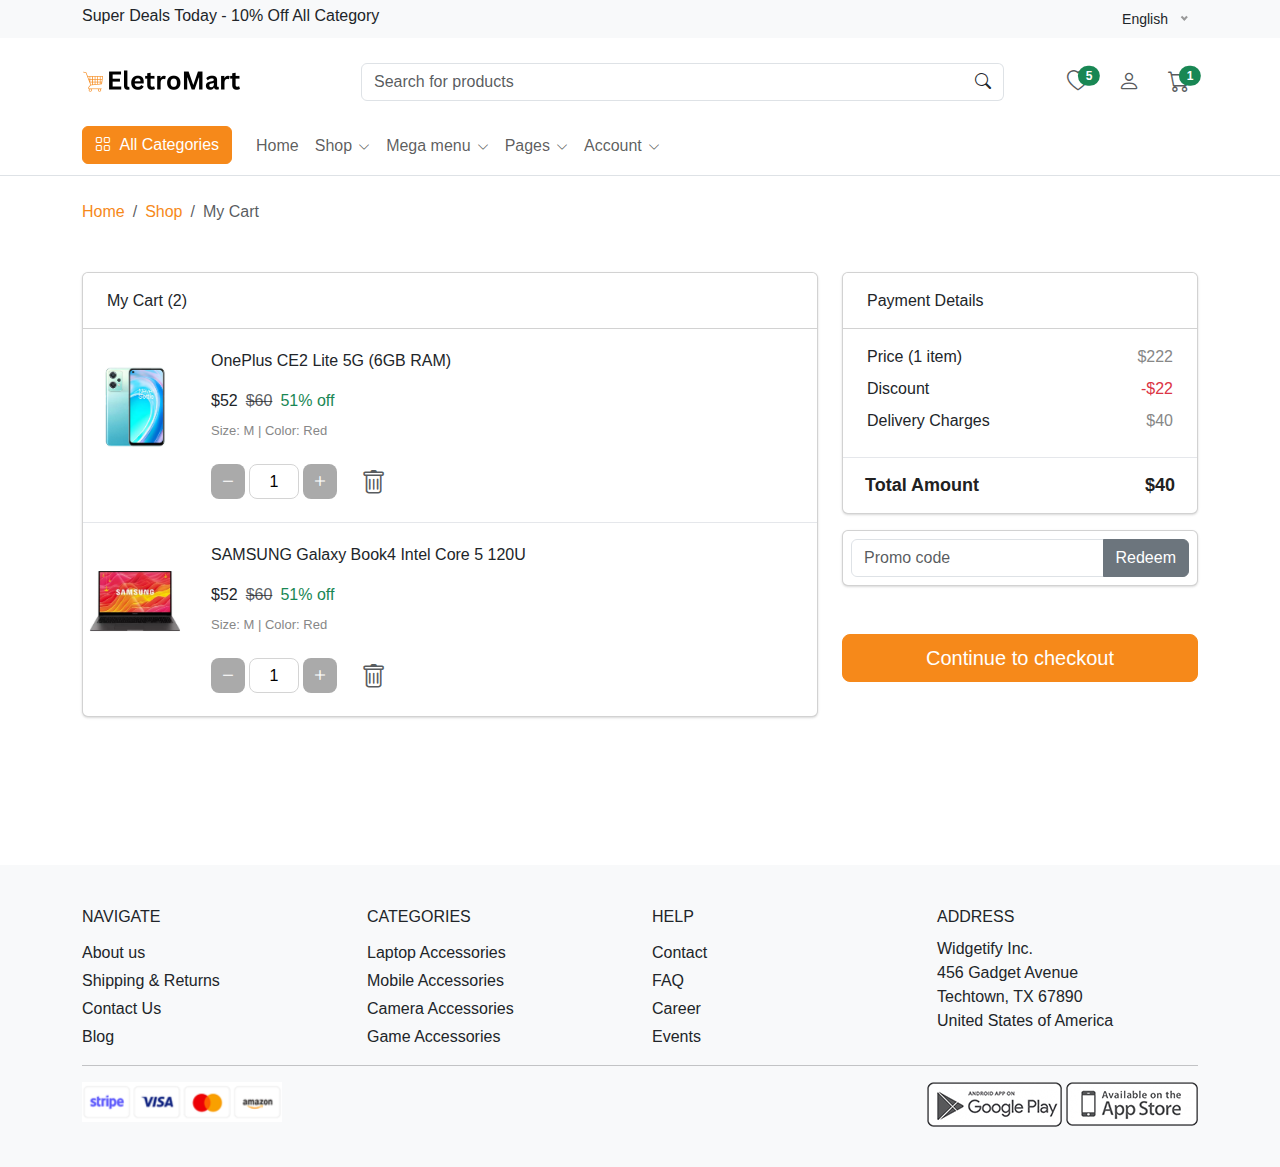
<file: cart.html>
<!DOCTYPE html>
<html lang="en">
<head>
    <meta charset="UTF-8">
    <meta name="viewport" content="width=device-width, initial-scale=1.0">
    <title>Cart | ElectroMart eCommerce</title>
    <meta name="description" content="" />
    <link rel="icon" type="image/x-icon" href="./assets/images/favicon.ico">
    <link rel="stylesheet" href="./assets/css/bootstrap.min.css">
    <link rel="stylesheet" href="./assets/font/bootstrap-icons-1.11.3/font/bootstrap-icons.min.css">
    <link rel="stylesheet" href="./assets/plugin/nice-select/nice-select.css">
    <link rel="stylesheet" href="./assets/plugin/OwlCarousel2-2.3.4/dist/assets/owl.carousel.min.css">
    <link rel="stylesheet" href="./assets/plugin/OwlCarousel2-2.3.4/dist/assets/owl.theme.default.min.css">
    <link rel="stylesheet" href="./assets/plugin/nouislider/nouislider.min.css">
    <link rel="stylesheet" href="./assets/plugin/slick/slick.css">
    <link rel="stylesheet" href="./assets/css/style.css">
</head>
<body>
    <header>
        <div class="border-bottom">
            <div class="bg-light py-1">
                <div class="container">
                    <div class="row">
                        <div class="col-md-6 col-12 text-center text-md-start"><span>Super Deals Today - 10% Off All Category </span></div>
                        <div class="col-6 text-end d-none d-md-block">
                            <div class="d-flex justify-content-end lang">
                                <select class="nice-option">
                                    <option value="English">
                                        <span class="me-2">
                                            <svg width="16" height="13" viewBox="0 0 16 13" fill="none"
                                                xmlns="http://www.w3.org/2000/svg">
                                                <g clip-path="url(#selectedlang)">
                                                    <path d="M0 0.5H16V12.5H0V0.5Z" fill="#012169"></path>
                                                    <path
                                                        d="M1.875 0.5L7.975 5.025L14.05 0.5H16V2.05L10 6.525L16 10.975V12.5H14L8 8.025L2.025 12.5H0V11L5.975 6.55L0 2.1V0.5H1.875Z"
                                                        fill="white"></path>
                                                    <path
                                                        d="M10.6 7.525L16 11.5V12.5L9.225 7.525H10.6ZM6 8.025L6.15 8.9L1.35 12.5H0L6 8.025ZM16 0.5V0.575L9.775 5.275L9.825 4.175L14.75 0.5H16ZM0 0.5L5.975 4.9H4.475L0 1.55V0.5Z"
                                                        fill="#C8102E"></path>
                                                    <path d="M6.025 0.5V12.5H10.025V0.5H6.025ZM0 4.5V8.5H16V4.5H0Z"
                                                        fill="white"></path>
                                                    <path d="M0 5.325V7.725H16V5.325H0ZM6.825 0.5V12.5H9.225V0.5H6.825Z"
                                                        fill="#C8102E"></path>
                                                </g>
                                                <defs>
                                                    <clipPath id="selectedlang">
                                                        <rect width="16" height="12" fill="white"
                                                            transform="translate(0 0.5)"></rect>
                                                    </clipPath>
                                                </defs>
                                            </svg>
                                        </span>
                                        English
                                    </option>

                                    <option value="Hindi"> <span class="me-2">
                                            <svg width="16" height="13" viewBox="0 0 16 13" fill="none"
                                                xmlns="http://www.w3.org/2000/svg">
                                                <g clip-path="url(#clip0_5543_19751)">
                                                    <path d="M0 8.5H16V12.5H0V8.5Z" fill="#FFCE00"></path>
                                                    <path d="M0 0.5H16V4.5H0V0.5Z" fill="black"></path>
                                                    <path d="M0 4.5H16V8.5H0V4.5Z" fill="#DD0000"></path>
                                                </g>
                                                <defs>
                                                    <clipPath id="clip0_5543_19751">
                                                        <rect width="16" height="12" fill="white"
                                                            transform="translate(0 0.5)"></rect>
                                                    </clipPath>
                                                </defs>
                                            </svg>
                                        </span>
                                        Hindi
                                    </option>
                                </select>
                            </div>
                        </div>
                    </div>
                </div>
            </div>
            <div class="py-4">
                <div class="container">
                    <div class="row w-100 align-items-center gx-lg-2 gx-0">
                        <div class="col-xxl-2 col-lg-3 col-md-6 col-5">
                            <a class="navbar-brand d-none d-lg-block" href="index.html">
                                <img src="./assets/images/logo.png" alt="eCommerce HTML Template">
                            </a>
                            <div class="d-flex justify-content-between w-100 d-lg-none">
                                <a class="navbar-brand" href="index.html">
                                    <img src="./assets/images/logo.png" alt="eCommerce HTML Template">
                                </a>
                            </div>
                        </div>
                        <div class="col-xxl-8 col-lg-7 d-none d-lg-block">
                            <form action="#">
                                <div class="input-group">
                                    <input class="form-control" type="search" placeholder="Search for products">
                                    <span class="input-group-append">
                                        <button class="btn bg-white border border-start-0 ms-n10 rounded-0 rounded-end"
                                            type="button">
                                            <span class="bi bi-search"></span>
                                        </button>
                                    </span>
                                </div>
                            </form>
                        </div>
                        <div class="col-lg-2 col-xxl-2 text-end col-md-6 col-7">
                            <div class="list-inline">
                                <div class="list-inline-item me-3 me-lg-4">
                                    <a href="wishlist.html" class="text-muted position-relative">
                                        <i class="bi bi-heart"></i>
                                        <span
                                            class="position-absolute top-0 start-100 translate-middle badge rounded-pill bg-success">
                                            5
                                            <span class="visually-hidden">unread messages</span>
                                        </span>
                                    </a>
                                </div>
                                <div class="list-inline-item me-3 me-lg-4">
                                    <a href="login.html" class="text-muted">
                                        <i class="bi bi-person"></i>
                                    </a>
                                </div>
                                <div class="list-inline-item me-3 me-lg-0">
                                    <a class="text-muted position-relative" href="cart.html">
                                        <i class="bi bi-cart"></i>
                                        <span
                                            class="position-absolute top-0 start-100 translate-middle badge rounded-pill bg-success">
                                            1
                                            <span class="visually-hidden">unread messages</span>
                                        </span>
                                    </a>
                                </div>
                                <div class="list-inline-item d-inline-block d-lg-none">
                                    <button class="navbar-toggler collapsed" type="button" data-bs-toggle="offcanvas"
                                        data-bs-target="#navbar-default" aria-controls="navbar-default"
                                        aria-label="Toggle navigation">
                                         <i class="bi bi-text-indent-left"></i>
                                </div>
                            </div>
                        </div>
                    </div>
                </div>
            </div>

            <nav class="navbar navbar-expand-lg navbar-light navbar-default py-0 pb-lg-2"
                aria-label="Offcanvas navbar large">
                <div class="container">
                    <div class="offcanvas offcanvas-start" tabindex="-1" id="navbar-default"
                        aria-labelledby="navbar-defaultLabel">
                        <div class="offcanvas-header pb-1">
                            <a href="index.html"><img src="./assets/images/logo.png"
                                    alt="eCommerce HTML Template"></a>
                            <button type="button" class="btn-close" data-bs-dismiss="offcanvas"
                                aria-label="Close"></button>
                        </div>
                        <div class="offcanvas-body">
                            <div class="d-block d-lg-none mb-4">
                                <form action="#">
                                    <div class="input-group">
                                        <input class="form-control" type="search" placeholder="Search for products">
                                        <span class="input-group-append">
                                            <button
                                                class="btn bg-white border border-start-0 ms-n10 rounded-0 rounded-end"
                                                type="button">
                                                <span class="bi bi-search"></span>
                                            </button>
                                        </span>
                                    </div>
                                </form>

                            </div>
                            <div class="d-block d-lg-none mb-4">
                                <a class="btn btn-primary w-100 d-flex justify-content-center align-items-center collapsed"
                                    data-bs-toggle="collapse" href="#collapseExample" role="button"
                                    aria-expanded="false" aria-controls="collapseExample">
                                    <span class="me-2">
                                        <i class="bi bi-grid"></i>
                                    </span>
                                    All Categories
                                </a>
                                <div class="mt-2 collapse" id="collapseExample">
                                    <div class="card card-body">
                                        <ul class="mb-0 list-unstyled">
                                            <li><a class="dropdown-item" href="#">Laptop Accessories</a></li>
                                            <li><a class="dropdown-item" href="#">Mobile Accessories</a></li>
                                            <li><a class="dropdown-item" href="#">Camera Accessories</a></li>
                                            <li><a class="dropdown-item" href="#">Games</a></li>
                                            <li><a class="dropdown-item" href="#">Smart Wearables</a></li>
                                            <li><a class="dropdown-item" href="#">Smart Home Automation</a></li>
                                            <li><a class="dropdown-item" href="#">Tablets</a></li>
                                        </ul>
                                    </div>
                                </div>
                            </div>
                            <div class="dropdown me-3 d-none d-lg-block">
                                <button class="btn btn-primary px-6" type="button" id="dropdownMenuButton1"
                                    data-bs-toggle="dropdown" aria-expanded="false">
                                    <span class="me-1">
                                        <i class="bi bi-grid"></i>
                                    </span>
                                    All Categories
                                </button>
                                <ul class="dropdown-menu" aria-labelledby="dropdownMenuButton1">
                                    <li><a class="dropdown-item" href="#">Laptop Accessories</a></li>
                                    <li><a class="dropdown-item" href="#">Mobile Accessories</a></li>
                                    <li><a class="dropdown-item" href="#">Camera Accessories</a></li>
                                    <li><a class="dropdown-item" href="#">Games</a></li>
                                    <li><a class="dropdown-item" href="#">Smart Wearables</a></li>
                                    <li><a class="dropdown-item" href="#">Smart Home Automation</a></li>
                                    <li><a class="dropdown-item" href="#">Tablets</a></li>
                                </ul>
                            </div>
                            <div>
                                <ul class="navbar-nav align-items-center">
                                    <li class="nav-item dropdown w-100 w-lg-auto">
                                        <a class="nav-link" href="index.html">Home</a>
                                    </li>
                                    <li class="nav-item dropdown w-100 w-lg-auto">
                                        <a class="nav-link dropdown-toggle" href="#" role="button"
                                            data-bs-toggle="dropdown" aria-expanded="false">Shop</a>
                                        <ul class="dropdown-menu">
                                            <li><a class="dropdown-item" href="shop.html">Shop Page - Filter</a></li>
                                            <li><a class="dropdown-item" href="shop-single.html">Shop Single</a></li>
                                            <li><a class="dropdown-item" href="wishlist.html">Shop Wishlist</a></li>
                                            <li><a class="dropdown-item" href="cart.html">Shop Cart</a></li>
                                            <li><a class="dropdown-item" href="checkout.html">Shop Checkout</a></li>
                                        </ul>
                                    </li>
                                    <li class="nav-item dropdown w-100 w-lg-auto dropdown-fullwidth">
                                        <a class="nav-link dropdown-toggle" href="#" role="button"
                                            data-bs-toggle="dropdown" aria-expanded="false">Mega menu</a>
                                        <div class="dropdown-menu pb-0">
                                            <div class="row p-2 p-lg-4">
                                                <div class="col-lg-3 col-12 mb-4 mb-lg-0">
                                                    <h6 class="text-primary ps-3">Laptop Accessories</h6>
                                                    <a class="dropdown-item" href="#">Mouse</a>
                                                    <a class="dropdown-item" href="#">Keyboard</a>
                                                    <a class="dropdown-item" href="#">USB</a>
                                                    <a class="dropdown-item" href="#">Data Cards</a>
                                                    <a class="dropdown-item" href="#">Router</a>
                                                    <a class="dropdown-item" href="#">Battery</a>
                                                    <a class="dropdown-item" href="#">Adapter</a>
                                                    <a class="dropdown-item" href="#">UPS</a>
                                                </div>
                                                <div class="col-lg-3 col-12 mb-4 mb-lg-0">
                                                    <h6 class="text-primary ps-3">Mobile Accessories</h6>
                                                    <a class="dropdown-item" href="#">Screen Guards</a>
                                                    <a class="dropdown-item" href="#">Plain Cases</a>
                                                    <a class="dropdown-item" href="#">Mobile Cables</a>
                                                    <a class="dropdown-item" href="#">Mobile Charger</a>
                                                    <a class="dropdown-item" href="#">Camera Lens</a>
                                                    <a class="dropdown-item" href="#">Mobile Flash</a>
                                                    <a class="dropdown-item" href="#">Power Bank</a>
                                                    <a class="dropdown-item" href="#">Mobile USB</a>
                                                </div>
                                                <div class="col-lg-3 col-12 mb-4 mb-lg-0">
                                                    <h6 class="text-primary ps-3">Camera Accessories</h6>
                                                    <a class="dropdown-item" href="#">Instant Camera</a>
                                                    <a class="dropdown-item" href="#">Drone</a>
                                                    <a class="dropdown-item" href="#">DSLR</a>
                                                    <a class="dropdown-item" href="#">Flashes</a>
                                                    <a class="dropdown-item" href="#">Sports & Action</a>
                                                    <a class="dropdown-item" href="#">Camera Lens</a>
                                                    <a class="dropdown-item" href="#">Camera tripods</a>
                                                    <a class="dropdown-item" href="#">Point & Shoot</a>
                                                </div>
                                                <div class="col-lg-3 col-12 mb-4 mb-lg-0">
                                                    <div class="position-relative">
                                                        <img src="./assets/images/category/special-offer.png"
                                                            class="rounded w-100" alt="eCommerce HTML Template"
                                                            class="img-fluid">
                                                        <div class="position-absolute ps-6 mt-8 top-0 p-4">
                                                            <h5 class="mb-0">
                                                                Dont miss this
                                                                <br>
                                                                offer today.
                                                            </h5>
                                                            <a href="#" class="btn btn-cart btn-sm mt-3">Shop Now</a>
                                                        </div>
                                                    </div>
                                                </div>
                                            </div>
                                        </div>
                                    </li>
                                    <li class="nav-item dropdown w-100 w-lg-auto">
                                        <a class="nav-link dropdown-toggle" href="#" role="button"
                                            data-bs-toggle="dropdown" aria-expanded="false">Pages</a>
                                        <ul class="dropdown-menu">
                                            <li><a class="dropdown-item" href="blog.html">Blog</a></li>
                                            <li><a class="dropdown-item" href="blog-single.html">Blog Single</a>
                                            </li>
                                            <li><a class="dropdown-item" href="about.html">About us</a></li>
                                            <li><a class="dropdown-item" href="contact.html">Contact</a></li>
                                        </ul>
                                    </li>
                                    <li class="nav-item dropdown w-100 w-lg-auto">
                                        <a class="nav-link dropdown-toggle" href="#" role="button"
                                            data-bs-toggle="dropdown" aria-expanded="false">Account</a>
                                            <ul class="dropdown-menu">
                                                <li><a class="dropdown-item" href="login.html">Sign in</a></li>
                                                <li><a class="dropdown-item" href="signup.html">Signup</a></li>
                                                <li><a class="dropdown-item" href="forgot-password.html">Forgot Password</a></li>
                                            </ul>
                                    </li>
                                    
                                </ul>
                            </div>
                        </div>
                    </div>
                </div>
            </nav>
        </div>
    </header>
    <main>
        <!-- section-->
         <div class="product-cart">
            <div class="mt-4">
                <div class="container">
                   <!-- row -->
                   <div class="row">
                      <!-- col -->
                      <div class="col-12">
                         <!-- breadcrumb -->
                         <nav aria-label="breadcrumb">
                            <ol class="breadcrumb mb-0">
                               <li class="breadcrumb-item"><a href="#!">Home</a></li>
                               <li class="breadcrumb-item"><a href="#!">Shop</a></li>
                               <li class="breadcrumb-item active" aria-current="page">My Cart</li>
                            </ol>
                         </nav>
                      </div>
                   </div>
                </div>
             </div>
             <!-- section -->
             <style>
                
             </style>
             <section class="mt-5 mb-5">
                <div class="container">
                   <div class="row">
                      <div class="col-lg-8 mb-5">
                         <div class="card">
                             <div class="card-header bg-white px-4">
                                 <h1>My Cart (2)</h1>
                             </div>
                             <div class="card-body p-0">
                                 <div class="cart-item">
                                    <div class="d-flex">
                                         <div>
                                             <img src="./assets/images/product/17.png" alt="eCommerce HTML Template">
                                         </div>
                                         <div>
                                            <div class="px-4">
                                                <div>
                                                    <p class="p-title">OnePlus CE2 Lite 5G (6GB RAM)</p>
                                                </div>
                                              <div class="d-flex mt-3">
                                                <span class="p-price">$52</span>
                                                <span class="mx-2 text-muted p-discount"><s>$60</s></span>
                                                <span class="text-success p-off">51% off</span>
                                              </div>
                                              <div class="p-size mt-2">
                                                  <span>Size: M</span>
                                                  <span>|</span>
                                                  <span>Color: Red</span>
                                              </div>
                                              <div class="d-flex mt-4">
                                                <div class="qty-container">
                                                    <button class="qty-btn-minus count-decreament" type="button"><i class="bi bi-dash"></i></button>
                                                    <input type="number" name="qty" value="1" class="input-qty input-cornered"/>
                                                    <button class="qty-btn-plus count-increament" type="button"><i class="bi bi-plus"></i></button>
                                                </div>
                                                <div class="mx-4 remove-item">
                                                <a href="#" class="text-muted" data-bs-toggle="tooltip" data-bs-placement="top" aria-label="Delete" data-bs-original-title="Delete">
                                                    <i class="bi bi-trash"></i>
                                                    </a>
                                                </div>
                                               </div>
                                         </div>
                                         </div>
                                    </div>
                                 </div>
                                 <div class="cart-item">
                                    <div class="d-flex">
                                         <div>
                                             <img src="./assets/images/product/4.png" alt="eCommerce HTML Template">
                                         </div>
                                         <div>
                                            <div class="px-4">
                                                <div>
                                                    <p class="p-title">SAMSUNG Galaxy Book4 Intel Core 5 120U</p>
                                                </div>
                                              <div class="d-flex mt-3">
                                                <span class="p-price">$52</span>
                                                <span class="mx-2 text-muted p-discount"><s>$60</s></span>
                                                <span class="text-success p-off">51% off</span>
                                              </div>
                                              <div class="p-size mt-2">
                                                  <span>Size: M</span>
                                                  <span>|</span>
                                                  <span>Color: Red</span>
                                              </div>
                                              <div class="d-flex mt-4">
                                                <div class="qty-container">
                                                    <button class="qty-btn-minus count-decreament" type="button"><i class="bi bi-dash"></i></button>
                                                    <input type="number" name="qty" value="1" class="input-qty input-cornered"/>
                                                    <button class="qty-btn-plus count-increament" type="button"><i class="bi bi-plus"></i></button>
                                                </div>
                                                <div class="mx-4 remove-item">
                                                <a href="#" class="text-muted" data-bs-toggle="tooltip" data-bs-placement="top" aria-label="Delete" data-bs-original-title="Delete">
                                                    <i class="bi bi-trash"></i>
                                                    </a>
                                                </div>
                                               </div>
                                         </div>
                                         </div>
                                    </div>
                                 </div>
                             </div>
                         </div>
                      </div>
                      <div class="col-lg-4">
                        <div class="card bg-white">
                            <div class="card-header bg-white px-4">
                                <h2>Payment Details</h2>
                            </div>
                            <div class="card-body p-0">
                                 <div class="px-4 py-3">
                                    <div class="d-flex justify-content-between">
                                        <span class="p-summary-title">Price (1 item)</span>
                                        <span class="p-summary-price">$222</span>
                                    </div>
                                    <div class="d-flex justify-content-between mt-2">
                                        <span class="p-summary-title">Discount</span>
                                        <span class="p-summary-price text-danger">-$22</span>
                                    </div>
                                    <div class="d-flex justify-content-between mt-2">
                                        <span class="p-summary-title">Delivery Charges</span>
                                        <span class="p-summary-price">$40</span>
                                    </div>
                                </div>
                                    <div class="d-flex justify-content-between mt-2 border-t">
                                        <span class="p-summary-total-title">Total Amount</span>
                                        <span class="p-summary-total-price">$40</span>
                                    </div>
                            </div>
                        </div>
                          <div class="mt-3 promo-code-section">
                            <form class="card p-2">
                                <div class="input-group">
                                  <input type="text" class="form-control" placeholder="Promo code">
                                  <div class="input-group-append">
                                    <button type="submit" class="btn btn-secondary">Redeem</button>
                                  </div>
                                </div>
                              </form>
                          </div>
                          <div class="checkout-btn mt-5">
                            <a href="checkout.html" class="btn btn-primary btn-lg w-100">Continue to checkout</a>
                          </div>
                      </div>
                   </div>
                </div>
             </section>
         </div>
        
     </main>
   
    <!-- Footer Section -->
    <footer class="mt-100">
        <div class="container">
            <div class="footer">
                <div class="row">
                    <div class="col-6 col-sm-6 col-md-3 col-lg-3 col-xl-3 mb-4 mb-sm-4 mb-md-4 mb-lg-0">
                        <p class="m-0 p-0 fw-medium mb-2 text-uppercase ">Navigate</p>
                        <ul class="m-0 p-0 list-unstyled">
                            <li><a href="#">About us</a></li>
                            <li><a href="#">Shipping & Returns</a></li>
                            <li><a href="#">Contact Us</a></li>
                            <li><a href="#">Blog</a></li>
                        </ul>
                    </div>
                    <div class="col-6 col-sm-6 col-md-3 col-lg-3 col-xl-3 mb-4 mb-sm-4 mb-md-4 mb-lg-0">
                        <p class="m-0 p-0 fw-medium mb-2 text-uppercase">Categories</p>
                        <ul class="m-0 p-0 list-unstyled">
                            <li><a href="#">Laptop Accessories</a></li>
                            <li><a href="#">Mobile Accessories</a></li>
                            <li><a href="#">Camera Accessories</a></li>
                            <li><a href="#">Game Accessories</a></li>
                        </ul>
                    </div>
                    <div class="col-6 col-sm-6 col-md-3 col-lg-3 col-xl-3 mb-4 mb-sm-4 mb-md-4 mb-lg-0">
                        <p class="m-0 p-0 fw-medium mb-2 text-uppercase">Help</p>
                        <ul class="m-0 p-0 list-unstyled">
                            <li><a href="#">Contact</a></li>
                            <li><a href="#">FAQ</a></li>
                            <li><a href="#">Career</a></li>
                            <li><a href="#">Events</a></li>
                        </ul>
                    </div>
                    <div class="col-6 col-sm-6 col-md-3 col-lg-3 col-xl-3 mb-4 mb-sm-4 mb-md-4 mb-lg-0">
                        <p class="m-0 p-0 fw-medium mb-2 text-uppercase">Address</p>
                        <span>
                            Widgetify Inc. <br>
                            456 Gadget Avenue <br>
                            Techtown, TX 67890 <br>
                            United States of America
                        </span>
                    </div>
                </div>
                <hr>
                <div class="d-block d-sm-block d-md-flex d-lg-flex justify-content-between bottom-footer">
                    <div class="mb-4 mb-sm-4 mb-md-4 mb-lg-0">
                        <img src="./assets/images/payment-method.png" alt="eCommerce Html Template">
                    </div>
                    <div>
                        <a href="#">
                            <img src="./assets/images/google-store.webp" alt="eCommerce Html Template">
                        </a>
                        <a href="#">
                            <img src="./assets/images/apple-store.webp" alt="eCommerce Html Template">
                        </a>
                    </div>
                </div>
            </div>
        </div>
    </footer>
    <!-- End Footer Section -->

    <script src="./assets/js/jquery-3.6.0.min.js"></script>
    <script src="./assets/js/bootstrap.bundle.min.js"></script>
    <script src="./assets/js/jquery.ez-plus.js"></script>
    <script src="./assets/plugin/nice-select/jquery.nice-select.min.js"></script>
    <script src="./assets/plugin/OwlCarousel2-2.3.4/dist/owl.carousel.min.js"></script>
    <script src="./assets/plugin/nouislider/nouislider.min.js"></script>
    <script src="./assets/plugin/slick/slick.min.js"></script>
    <script src="./assets/js/timer.js"></script>
    <script src="./assets/js/main.js"></script>
</body>
</html>
</file>
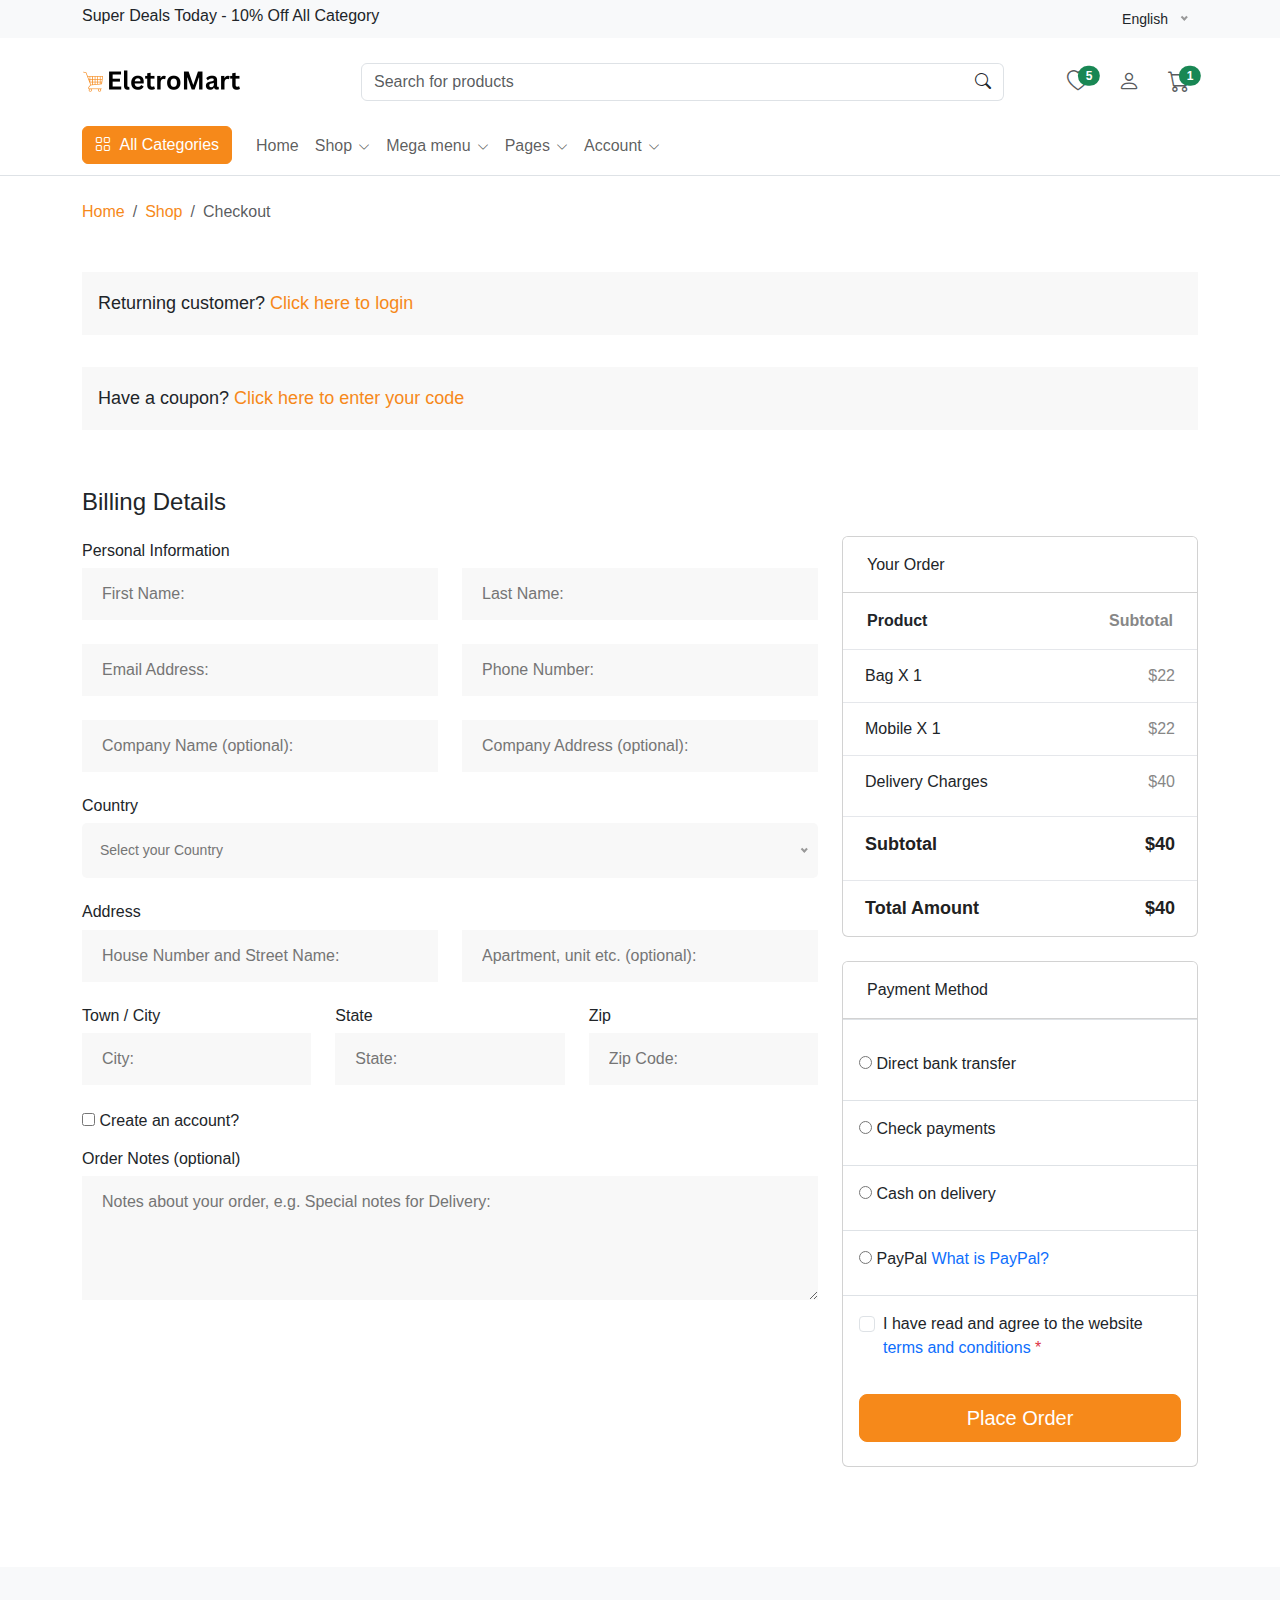
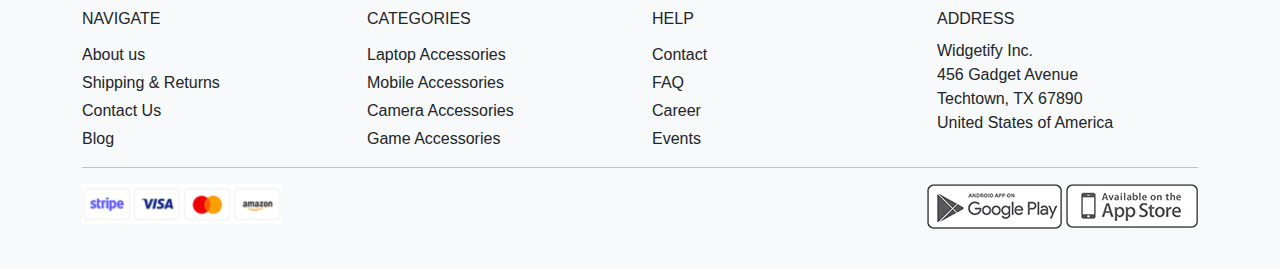
<file: checkout.html>
<!DOCTYPE html>
<html lang="en">
<head>
    <meta charset="UTF-8">
    <meta name="viewport" content="width=device-width, initial-scale=1.0">
    <title>Checkout | ElectroMart eCommerce</title>
    <meta name="description" content="" />
    <link rel="icon" type="image/x-icon" href="./assets/images/favicon.ico">
    <link rel="stylesheet" href="./assets/css/bootstrap.min.css">
    <link rel="stylesheet" href="./assets/font/bootstrap-icons-1.11.3/font/bootstrap-icons.min.css">
    <link rel="stylesheet" href="./assets/plugin/nice-select/nice-select.css">
    <link rel="stylesheet" href="./assets/plugin/OwlCarousel2-2.3.4/dist/assets/owl.carousel.min.css">
    <link rel="stylesheet" href="./assets/plugin/OwlCarousel2-2.3.4/dist/assets/owl.theme.default.min.css">
    <link rel="stylesheet" href="./assets/plugin/nouislider/nouislider.min.css">
    <link rel="stylesheet" href="./assets/plugin/slick/slick.css">
    <link rel="stylesheet" href="./assets/css/style.css">
</head>
<body>
    <header>
        <div class="border-bottom">
            <div class="bg-light py-1">
                <div class="container">
                    <div class="row">
                        <div class="col-md-6 col-12 text-center text-md-start"><span>Super Deals Today - 10% Off All Category </span></div>
                        <div class="col-6 text-end d-none d-md-block">
                            <div class="d-flex justify-content-end lang">
                                <select class="nice-option">
                                    <option value="English">
                                        <span class="me-2">
                                            <svg width="16" height="13" viewBox="0 0 16 13" fill="none"
                                                xmlns="http://www.w3.org/2000/svg">
                                                <g clip-path="url(#selectedlang)">
                                                    <path d="M0 0.5H16V12.5H0V0.5Z" fill="#012169"></path>
                                                    <path
                                                        d="M1.875 0.5L7.975 5.025L14.05 0.5H16V2.05L10 6.525L16 10.975V12.5H14L8 8.025L2.025 12.5H0V11L5.975 6.55L0 2.1V0.5H1.875Z"
                                                        fill="white"></path>
                                                    <path
                                                        d="M10.6 7.525L16 11.5V12.5L9.225 7.525H10.6ZM6 8.025L6.15 8.9L1.35 12.5H0L6 8.025ZM16 0.5V0.575L9.775 5.275L9.825 4.175L14.75 0.5H16ZM0 0.5L5.975 4.9H4.475L0 1.55V0.5Z"
                                                        fill="#C8102E"></path>
                                                    <path d="M6.025 0.5V12.5H10.025V0.5H6.025ZM0 4.5V8.5H16V4.5H0Z"
                                                        fill="white"></path>
                                                    <path d="M0 5.325V7.725H16V5.325H0ZM6.825 0.5V12.5H9.225V0.5H6.825Z"
                                                        fill="#C8102E"></path>
                                                </g>
                                                <defs>
                                                    <clipPath id="selectedlang">
                                                        <rect width="16" height="12" fill="white"
                                                            transform="translate(0 0.5)"></rect>
                                                    </clipPath>
                                                </defs>
                                            </svg>
                                        </span>
                                        English
                                    </option>

                                    <option value="Hindi"> <span class="me-2">
                                            <svg width="16" height="13" viewBox="0 0 16 13" fill="none"
                                                xmlns="http://www.w3.org/2000/svg">
                                                <g clip-path="url(#clip0_5543_19751)">
                                                    <path d="M0 8.5H16V12.5H0V8.5Z" fill="#FFCE00"></path>
                                                    <path d="M0 0.5H16V4.5H0V0.5Z" fill="black"></path>
                                                    <path d="M0 4.5H16V8.5H0V4.5Z" fill="#DD0000"></path>
                                                </g>
                                                <defs>
                                                    <clipPath id="clip0_5543_19751">
                                                        <rect width="16" height="12" fill="white"
                                                            transform="translate(0 0.5)"></rect>
                                                    </clipPath>
                                                </defs>
                                            </svg>
                                        </span>
                                        Hindi
                                    </option>
                                </select>
                            </div>
                        </div>
                    </div>
                </div>
            </div>
            <div class="py-4">
                <div class="container">
                    <div class="row w-100 align-items-center gx-lg-2 gx-0">
                        <div class="col-xxl-2 col-lg-3 col-md-6 col-5">
                            <a class="navbar-brand d-none d-lg-block" href="index.html">
                                <img src="./assets/images/logo.png" alt="eCommerce HTML Template">
                            </a>
                            <div class="d-flex justify-content-between w-100 d-lg-none">
                                <a class="navbar-brand" href="index.html">
                                    <img src="./assets/images/logo.png" alt="eCommerce HTML Template">
                                </a>
                            </div>
                        </div>
                        <div class="col-xxl-8 col-lg-7 d-none d-lg-block">
                            <form action="#">
                                <div class="input-group">
                                    <input class="form-control" type="search" placeholder="Search for products">
                                    <span class="input-group-append">
                                        <button class="btn bg-white border border-start-0 ms-n10 rounded-0 rounded-end"
                                            type="button">
                                            <span class="bi bi-search"></span>
                                        </button>
                                    </span>
                                </div>
                            </form>
                        </div>
                        <div class="col-lg-2 col-xxl-2 text-end col-md-6 col-7">
                            <div class="list-inline">
                                <div class="list-inline-item me-3 me-lg-4">
                                    <a href="wishlist.html" class="text-muted position-relative">
                                        <i class="bi bi-heart"></i>
                                        <span
                                            class="position-absolute top-0 start-100 translate-middle badge rounded-pill bg-success">
                                            5
                                            <span class="visually-hidden">unread messages</span>
                                        </span>
                                    </a>
                                </div>
                                <div class="list-inline-item me-3 me-lg-4">
                                    <a href="login.html" class="text-muted">
                                        <i class="bi bi-person"></i>
                                    </a>
                                </div>
                                <div class="list-inline-item me-3 me-lg-0">
                                    <a class="text-muted position-relative" href="cart.html">
                                        <i class="bi bi-cart"></i>
                                        <span
                                            class="position-absolute top-0 start-100 translate-middle badge rounded-pill bg-success">
                                            1
                                            <span class="visually-hidden">unread messages</span>
                                        </span>
                                    </a>
                                </div>
                                <div class="list-inline-item d-inline-block d-lg-none">
                                    <button class="navbar-toggler collapsed" type="button" data-bs-toggle="offcanvas"
                                        data-bs-target="#navbar-default" aria-controls="navbar-default"
                                        aria-label="Toggle navigation">
                                         <i class="bi bi-text-indent-left"></i>
                                </div>
                            </div>
                        </div>
                    </div>
                </div>
            </div>

            <nav class="navbar navbar-expand-lg navbar-light navbar-default py-0 pb-lg-2"
                aria-label="Offcanvas navbar large">
                <div class="container">
                    <div class="offcanvas offcanvas-start" tabindex="-1" id="navbar-default"
                        aria-labelledby="navbar-defaultLabel">
                        <div class="offcanvas-header pb-1">
                            <a href="index.html"><img src="./assets/images/logo.png"
                                    alt="eCommerce HTML Template"></a>
                            <button type="button" class="btn-close" data-bs-dismiss="offcanvas"
                                aria-label="Close"></button>
                        </div>
                        <div class="offcanvas-body">
                            <div class="d-block d-lg-none mb-4">
                                <form action="#">
                                    <div class="input-group">
                                        <input class="form-control" type="search" placeholder="Search for products">
                                        <span class="input-group-append">
                                            <button
                                                class="btn bg-white border border-start-0 ms-n10 rounded-0 rounded-end"
                                                type="button">
                                                <span class="bi bi-search"></span>
                                            </button>
                                        </span>
                                    </div>
                                </form>

                            </div>
                            <div class="d-block d-lg-none mb-4">
                                <a class="btn btn-primary w-100 d-flex justify-content-center align-items-center collapsed"
                                    data-bs-toggle="collapse" href="#collapseExample" role="button"
                                    aria-expanded="false" aria-controls="collapseExample">
                                    <span class="me-2">
                                        <i class="bi bi-grid"></i>
                                    </span>
                                    All Categories
                                </a>
                                <div class="mt-2 collapse" id="collapseExample">
                                    <div class="card card-body">
                                        <ul class="mb-0 list-unstyled">
                                            <li><a class="dropdown-item" href="#">Laptop Accessories</a></li>
                                            <li><a class="dropdown-item" href="#">Mobile Accessories</a></li>
                                            <li><a class="dropdown-item" href="#">Camera Accessories</a></li>
                                            <li><a class="dropdown-item" href="#">Games</a></li>
                                            <li><a class="dropdown-item" href="#">Smart Wearables</a></li>
                                            <li><a class="dropdown-item" href="#">Smart Home Automation</a></li>
                                            <li><a class="dropdown-item" href="#">Tablets</a></li>
                                        </ul>
                                    </div>
                                </div>
                            </div>
                            <div class="dropdown me-3 d-none d-lg-block">
                                <button class="btn btn-primary px-6" type="button" id="dropdownMenuButton1"
                                    data-bs-toggle="dropdown" aria-expanded="false">
                                    <span class="me-1">
                                        <i class="bi bi-grid"></i>
                                    </span>
                                    All Categories
                                </button>
                                <ul class="dropdown-menu" aria-labelledby="dropdownMenuButton1">
                                    <li><a class="dropdown-item" href="#">Laptop Accessories</a></li>
                                    <li><a class="dropdown-item" href="#">Mobile Accessories</a></li>
                                    <li><a class="dropdown-item" href="#">Camera Accessories</a></li>
                                    <li><a class="dropdown-item" href="#">Games</a></li>
                                    <li><a class="dropdown-item" href="#">Smart Wearables</a></li>
                                    <li><a class="dropdown-item" href="#">Smart Home Automation</a></li>
                                    <li><a class="dropdown-item" href="#">Tablets</a></li>
                                </ul>
                            </div>
                            <div>
                                <ul class="navbar-nav align-items-center">
                                    <li class="nav-item dropdown w-100 w-lg-auto">
                                        <a class="nav-link" href="index.html">Home</a>
                                    </li>
                                    <li class="nav-item dropdown w-100 w-lg-auto">
                                        <a class="nav-link dropdown-toggle" href="#" role="button"
                                            data-bs-toggle="dropdown" aria-expanded="false">Shop</a>
                                        <ul class="dropdown-menu">
                                            <li><a class="dropdown-item" href="shop.html">Shop Page - Filter</a></li>
                                            <li><a class="dropdown-item" href="shop-single.html">Shop Single</a></li>
                                            <li><a class="dropdown-item" href="wishlist.html">Shop Wishlist</a></li>
                                            <li><a class="dropdown-item" href="cart.html">Shop Cart</a></li>
                                            <li><a class="dropdown-item" href="checkout.html">Shop Checkout</a></li>
                                        </ul>
                                    </li>
                                    <li class="nav-item dropdown w-100 w-lg-auto dropdown-fullwidth">
                                        <a class="nav-link dropdown-toggle" href="#" role="button"
                                            data-bs-toggle="dropdown" aria-expanded="false">Mega menu</a>
                                        <div class="dropdown-menu pb-0">
                                            <div class="row p-2 p-lg-4">
                                                <div class="col-lg-3 col-12 mb-4 mb-lg-0">
                                                    <h6 class="text-primary ps-3">Laptop Accessories</h6>
                                                    <a class="dropdown-item" href="#">Mouse</a>
                                                    <a class="dropdown-item" href="#">Keyboard</a>
                                                    <a class="dropdown-item" href="#">USB</a>
                                                    <a class="dropdown-item" href="#">Data Cards</a>
                                                    <a class="dropdown-item" href="#">Router</a>
                                                    <a class="dropdown-item" href="#">Battery</a>
                                                    <a class="dropdown-item" href="#">Adapter</a>
                                                    <a class="dropdown-item" href="#">UPS</a>
                                                </div>
                                                <div class="col-lg-3 col-12 mb-4 mb-lg-0">
                                                    <h6 class="text-primary ps-3">Mobile Accessories</h6>
                                                    <a class="dropdown-item" href="#">Screen Guards</a>
                                                    <a class="dropdown-item" href="#">Plain Cases</a>
                                                    <a class="dropdown-item" href="#">Mobile Cables</a>
                                                    <a class="dropdown-item" href="#">Mobile Charger</a>
                                                    <a class="dropdown-item" href="#">Camera Lens</a>
                                                    <a class="dropdown-item" href="#">Mobile Flash</a>
                                                    <a class="dropdown-item" href="#">Power Bank</a>
                                                    <a class="dropdown-item" href="#">Mobile USB</a>
                                                </div>
                                                <div class="col-lg-3 col-12 mb-4 mb-lg-0">
                                                    <h6 class="text-primary ps-3">Camera Accessories</h6>
                                                    <a class="dropdown-item" href="#">Instant Camera</a>
                                                    <a class="dropdown-item" href="#">Drone</a>
                                                    <a class="dropdown-item" href="#">DSLR</a>
                                                    <a class="dropdown-item" href="#">Flashes</a>
                                                    <a class="dropdown-item" href="#">Sports & Action</a>
                                                    <a class="dropdown-item" href="#">Camera Lens</a>
                                                    <a class="dropdown-item" href="#">Camera tripods</a>
                                                    <a class="dropdown-item" href="#">Point & Shoot</a>
                                                </div>
                                                <div class="col-lg-3 col-12 mb-4 mb-lg-0">
                                                    <div class="position-relative">
                                                        <img src="./assets/images/category/special-offer.png"
                                                            class="rounded w-100" alt="eCommerce HTML Template"
                                                            class="img-fluid">
                                                        <div class="position-absolute ps-6 mt-8 top-0 p-4">
                                                            <h5 class="mb-0">
                                                                Dont miss this
                                                                <br>
                                                                offer today.
                                                            </h5>
                                                            <a href="#" class="btn btn-cart btn-sm mt-3">Shop Now</a>
                                                        </div>
                                                    </div>
                                                </div>
                                            </div>
                                        </div>
                                    </li>
                                    <li class="nav-item dropdown w-100 w-lg-auto">
                                        <a class="nav-link dropdown-toggle" href="#" role="button"
                                            data-bs-toggle="dropdown" aria-expanded="false">Pages</a>
                                        <ul class="dropdown-menu">
                                            <li><a class="dropdown-item" href="blog.html">Blog</a></li>
                                            <li><a class="dropdown-item" href="blog-single.html">Blog Single</a>
                                            </li>
                                            <li><a class="dropdown-item" href="about.html">About us</a></li>
                                            <li><a class="dropdown-item" href="contact.html">Contact</a></li>
                                        </ul>
                                    </li>
                                    <li class="nav-item dropdown w-100 w-lg-auto">
                                        <a class="nav-link dropdown-toggle" href="#" role="button"
                                            data-bs-toggle="dropdown" aria-expanded="false">Account</a>
                                            <ul class="dropdown-menu">
                                                <li><a class="dropdown-item" href="login.html">Sign in</a></li>
                                                <li><a class="dropdown-item" href="signup.html">Signup</a></li>
                                                <li><a class="dropdown-item" href="forgot-password.html">Forgot Password</a></li>
                                            </ul>
                                    </li>
                                    
                                </ul>
                            </div>
                        </div>
                    </div>
                </div>
            </nav>
        </div>
    </header>

    <main>
        <!-- section-->
        <div class="product-checkout">
            <div class="mt-4">
                <div class="container">
                   <!-- row -->
                   <div class="row">
                      <!-- col -->
                      <div class="col-12">
                         <!-- breadcrumb -->
                         <nav aria-label="breadcrumb">
                            <ol class="breadcrumb mb-0">
                               <li class="breadcrumb-item"><a href="#!">Home</a></li>
                               <li class="breadcrumb-item"><a href="#!">Shop</a></li>
                               <li class="breadcrumb-item active" aria-current="page">Checkout</li>
                            </ol>
                         </nav>
                      </div>
                   </div>

                  
                    <div class="row mt-5">
                          <div class="col-lg-12">
                                <h5 class="bg-">Returning customer?
                                <a  data-bs-toggle="collapse" class="text-primary" href="#collapseLogin" role="button" aria-expanded="false" aria-controls="collapseLogin">
                                    Click here to login
                                </a>
                              </h5>
                              <div class="collapse" id="collapseLogin">
                                <div class="">
                                    <p>Please login your accont.</p>
                                    <form action="#">
                                        <div class="row">
                                        <div class="col-md-6">
                                            <div class="input-item input-item-name gs_input_area d-flex justify-content-between">
                                                <input type="text" name="gs_name" placeholder="UserName or email">
                                                <i class="bi bi-person"></i>
                                            </div>
                                        </div>
                                        <div class="col-md-6">
                                            <div class="input-item input-item-email gs_input_area d-flex justify-content-between">
                                                <input type="password" name="gs_password" placeholder="Password">
                                                <i class="bi bi-lock"></i>
                                            </div>
                                        </div>
                                        </div>
                                        <div class="mt-3">
                                            <button class="btn btn-primary text-uppercase">Login</button>
                                            <label class="input-info-save mb-0 mt-4 mx-3"><input type="checkbox" name="agree"> Remember me</label>
                                        </div>
                                    </form>
                                </div>
                              </div>
                          </div>

                        <div class="col-lg-12 mt-4">
                            <h5 class="bg-">Have a coupon?
                            <a  data-bs-toggle="collapse" class="text-primary" href="#collapseCoupon" role="button" aria-expanded="false" aria-controls="collapseLogin">
                                Click here to enter your code
                            </a>
                          </h5>
                          <div class="collapse" id="collapseCoupon">
                            <div class="">
                                <p>If you have a coupon code, please apply it below.</p>
                                <form action="#">
                                    <div class="row">
                                    <div class="col-md-12">
                                        <div class="input-item input-item-name gs_input_area d-flex justify-content-between">
                                            <input type="text" name="gs_name" placeholder="Coupon code">
                                        </div>
                                    </div>
                                    </div>
                                    <div class="mt-3">
                                        <button class="btn btn-primary text-uppercase">Apply Coupon</button>
                                    </div>
                                </form>
                            </div>
                          </div>
                      </div>
                    </div>

                    <div class="row mt-50">
                         <div class="col-lg-8">
                            <h4 class="title-2 mb-4">Billing Details</h4>
                            <div class="checkout-info">
                            <form action="#">
                            <h6>Personal Information</h6>
                            <div class="row">
                            <div class="col-md-6 mb-4">
                                <div class="input-item input-item-name gs_input_area">
                                <input type="text" name="gs_name" placeholder="First Name:">
                            </div>
                            </div>
                            <div class="col-md-6 mb-4">
                                <div class="input-item input-item-name gs_input_area">
                                <input type="text" name="gs_lastname" placeholder="Last Name:">
                            </div>
                            </div>
                            <div class="col-md-6 mb-4">
                                <div class="input-item input-item-email gs_input_area">
                                <input type="email" name="gs_email" placeholder="Email Address:">
                            </div>
                            </div>
                            <div class="col-md-6 mb-4">
                                <div class="input-item input-item-phone gs_input_area">
                                <input type="text" name="gs_phone" placeholder="Phone Number:">
                            </div>
                            </div>
                            <div class="col-md-6 mb-4">
                                <div class="input-item input-item-website gs_input_area">
                                <input type="text" name="gs_company" placeholder="Company Name (optional):">
                            </div>
                            </div>
                            <div class="col-md-6 mb-4">
                                <div class="input-item input-item-website gs_input_area">
                                <input type="text" name="gs_phone" placeholder="Company Address (optional):">
                            </div>
                            </div>
                            </div>
                            <div class="row">
                            <div class="col-lg-12 col-md-12 mb-4">
                            <h6>Country</h6>
                                <div class="input-item">
                                    <select class="nice-option">
                                    <option value="">Select your Country</option>
                                    <option>United Kingdom (UK)</option>
                                    <option>United States (US)</option>
                                    <option>Bangladesh</option>
                                    <option>Select Country</option>
                                    <option>Australia</option>
                                    <option>Canada</option>
                                    <option>China</option>
                                    <option>Morocco</option>
                                    <option>Saudi Arabia</option>
                                    </select>
                                </div>
                            </div>
                            <div class="col-lg-12 col-md-12">
                            <h6>Address</h6>
                            <div class="row">
                            <div class="col-md-6 mb-4">
                                <div class="input-item gs_input_area">
                                <input type="text" placeholder="House Number and Street Name:">
                            </div>
                            </div>
                            <div class="col-md-6 mb-4">
                                <div class="input-item gs_input_area">
                                <input type="text" placeholder="Apartment, unit etc. (optional):">
                            </div>
                            </div>
                            </div>
                            </div>
                            <div class="col-lg-4 col-md-6 mb-4">
                            <h6>Town / City</h6>
                                <div class="input-item gs_input_area">
                                <input type="text" placeholder="City:">
                            </div>
                            </div>
                            <div class="col-lg-4 col-md-6 mb-4">
                            <h6>State </h6>
                                <div class="input-item gs_input_area">
                                <input type="text" placeholder="State:">
                            </div>
                            </div>
                            <div class="col-lg-4 col-md-6 mb-4">
                            <h6>Zip</h6>
                                <div class="input-item gs_input_area">
                                <input type="text" placeholder="Zip Code:">
                            </div>
                            </div>
                            </div>
                            <p><label class="input-info-save mb-0"><input type="checkbox" name="agree"> Create an account?</label></p>
                            <h6>Order Notes (optional)</h6>
                                <div class="input-item input-item-textarea gs_input_area">
                                    <textarea name="gs_message" rows="4" placeholder="Notes about your order, e.g. Special notes for Delivery:" required=""></textarea>
                                </div>
                            </form>
                            </div>
                         </div>
                         <div class="col-lg-4 mt-5">
                            <div class="card bg-white">
                                <div class="card-header bg-white px-4">
                                    <h2>Your Order</h2>
                                </div>
                                <div class="card-body p-0">
                                        <div class="d-flex justify-content-between px-4 py-3">
                                            <span class="p-summary-title"><b>Product</b></span>
                                            <span class="p-summary-price"><b>Subtotal</b></span>
                                        </div>

                                        <div class="cart-item">
                                            <div class="d-flex justify-content-between border-t">
                                                <span class="p-summary-title">Bag X 1</span>
                                                <span class="p-summary-price">$22</span>
                                            </div>
                                        </div>

                                        <div class="cart-item">
                                            <div class="d-flex justify-content-between border-t">
                                                <span class="p-summary-title">Mobile X 1</span>
                                                <span class="p-summary-price">$22</span>
                                            </div>
                                        </div>

                                        <div class="d-flex justify-content-between  border-t">
                                            <span class="p-summary-title">Delivery Charges</span>
                                            <span class="p-summary-price">$40</span>
                                        </div>
                                    
                                    <div class="d-flex justify-content-between mt-2 border-t">
                                        <span class="p-summary-total-title">Subtotal</span>
                                        <span class="p-summary-total-price">$40</span>
                                    </div>

                                    <div class="d-flex justify-content-between mt-2 border-t">
                                        <span class="p-summary-total-title">Total Amount</span>
                                        <span class="p-summary-total-price">$40</span>
                                    </div>
                                </div>
                            </div>

                            <div class="card mt-4">
                                <div class="card-header bg-white px-4">
                                    <h2>Payment Method</h2>
                                </div>
                                <div class="border-top border-width-3 border-color-1 pt-3 mb-3">
                                    <!-- Basics Accordion -->
                                    
                                        <!-- Card -->
                                        <div class="accordion" id="basicsAccordion1">
                                            <div class="border-bottom border-color-1 border-dotted-bottom">
                                              <div class="p-3" id="basicsHeadingFour">
                                                <div class="custom-control custom-radio">
                                                  <input type="radio" class="custom-control-input" id="FourstylishRadio1" name="stylishRadio">
                                                  <label class="custom-control-label form-label" for="FourstylishRadio1" data-bs-toggle="collapse" data-bs-target="#basicsCollapseOne" aria-expanded="true" aria-controls="basicsCollapseOne">
                                                    Direct bank transfer
                                                  </label>
                                                </div>
                                              </div>
                                              <div id="basicsCollapseOne" class="accordion-collapse collapse" aria-labelledby="basicsHeadingFour" data-bs-parent="#basicsAccordion1">
                                                <div class="px-4 py-2">
                                                    Make your payment directly into our bank account. Please use your Order ID as the payment reference. Your order will not be shipped until the funds have cleared in our account.
                                                </div>
                                              </div>
                                            </div>
                                          </div>
                                        <!-- End Card -->
    
                                        <!-- Card -->
                                        <div class="accordion" id="basicsAccordion2">
                                            <div class="border-bottom border-color-1 border-dotted-bottom">
                                              <div class="p-3" id="basicsHeadingFour">
                                                <div class="custom-control custom-radio">
                                                  <input type="radio" class="custom-control-input" id="FourstylishRadio2" name="stylishRadio">
                                                  <label class="custom-control-label form-label" for="FourstylishRadio2" data-bs-toggle="collapse" data-bs-target="#basicsCollapseTwo" aria-expanded="true" aria-controls="basicsCollapseTwo">
                                                    Check payments
                                                  </label>
                                                </div>
                                              </div>
                                              <div id="basicsCollapseTwo" class="accordion-collapse collapse" aria-labelledby="basicsHeadingFour" data-bs-parent="#basicsAccordion2">
                                                <div class="px-4 py-2">
                                                    Please send a check to Store Name, Store Street, Store Town, Store State / County, Store Postcode.
                                                </div>
                                              </div>
                                            </div>
                                          </div>
                                        <!-- End Card -->
    
                                        <!-- Card -->
                                        <div class="accordion" id="basicsAccordion3">
                                            <div class="border-bottom border-color-1 border-dotted-bottom">
                                              <div class="p-3" id="basicsHeadingFour">
                                                <div class="custom-control custom-radio">
                                                  <input type="radio" class="custom-control-input" id="FourstylishRadio3" name="stylishRadio">
                                                  <label class="custom-control-label form-label" for="FourstylishRadio3" data-bs-toggle="collapse" data-bs-target="#basicsCollapseThree" aria-expanded="true" aria-controls="basicsCollapseThree">
                                                    Cash on delivery
                                                  </label>
                                                </div>
                                              </div>
                                              <div id="basicsCollapseThree" class="accordion-collapse collapse" aria-labelledby="basicsHeadingFour" data-bs-parent="#basicsAccordion3">
                                                <div class="px-4 py-2">
                                                    Pay with cash upon delivery.
                                                </div>
                                              </div>
                                            </div>
                                          </div>
                                        <!-- End Card -->
    
                                        <!-- Card -->
                                        <div class="accordion" id="basicsAccordion4">
                                            <div class="border-bottom border-color-1 border-dotted-bottom">
                                              <div class="p-3" id="basicsHeadingFour">
                                                <div class="custom-control custom-radio">
                                                  <input type="radio" class="custom-control-input" id="FourstylishRadio4" name="stylishRadio">
                                                  <label class="custom-control-label form-label" for="FourstylishRadio4" data-bs-toggle="collapse" data-bs-target="#basicsCollapseFour" aria-expanded="true" aria-controls="basicsCollapseFour">
                                                    PayPal <a href="#" class="text-blue">What is PayPal?</a>
                                                  </label>
                                                </div>
                                              </div>
                                              <div id="basicsCollapseFour" class="accordion-collapse collapse" aria-labelledby="basicsHeadingFour" data-bs-parent="#basicsAccordion4">
                                                <div class="px-4 py-2">
                                                  Pay via PayPal; you can pay with your credit card if you don’t have a PayPal account.
                                                </div>
                                              </div>
                                            </div>
                                          </div>
                                        <!-- End Card -->
                                   
                                    <!-- End Basics Accordion -->
                                </div>
                                <div class="form-group d-flex align-items-center justify-content-between px-3">
                                    <div class="form-check">
                                        <input class="form-check-input" type="checkbox" value="" id="defaultCheck10" required="" data-msg="Please agree terms and conditions." data-error-class="u-has-error" data-success-class="u-has-success">
                                        <label class="form-check-label form-label" for="defaultCheck10">
                                            I have read and agree to the website <a href="#" class="text-blue">terms and conditions </a>
                                            <span class="text-danger">*</span>
                                        </label>
                                    </div>
                                </div>
    
                                  <div class="checkout-btn mx-3 my-4">
                                    <a href="checkout.html" class="btn btn-primary btn-lg w-100">Place Order</a>
                                  </div>
                            </div>
                            
                            
                          </div>

                            
                        </div>


                      

                </div>
             </div>
            
        </div>
     </main>
   
    <!-- Footer Section -->
    <footer class="mt-100">
        <div class="container">
            <div class="footer">
                <div class="row">
                    <div class="col-6 col-sm-6 col-md-3 col-lg-3 col-xl-3 mb-4 mb-sm-4 mb-md-4 mb-lg-0">
                        <p class="m-0 p-0 fw-medium mb-2 text-uppercase ">Navigate</p>
                        <ul class="m-0 p-0 list-unstyled">
                            <li><a href="#">About us</a></li>
                            <li><a href="#">Shipping & Returns</a></li>
                            <li><a href="#">Contact Us</a></li>
                            <li><a href="#">Blog</a></li>
                        </ul>
                    </div>
                    <div class="col-6 col-sm-6 col-md-3 col-lg-3 col-xl-3 mb-4 mb-sm-4 mb-md-4 mb-lg-0">
                        <p class="m-0 p-0 fw-medium mb-2 text-uppercase">Categories</p>
                        <ul class="m-0 p-0 list-unstyled">
                            <li><a href="#">Laptop Accessories</a></li>
                            <li><a href="#">Mobile Accessories</a></li>
                            <li><a href="#">Camera Accessories</a></li>
                            <li><a href="#">Game Accessories</a></li>
                        </ul>
                    </div>
                    <div class="col-6 col-sm-6 col-md-3 col-lg-3 col-xl-3 mb-4 mb-sm-4 mb-md-4 mb-lg-0">
                        <p class="m-0 p-0 fw-medium mb-2 text-uppercase">Help</p>
                        <ul class="m-0 p-0 list-unstyled">
                            <li><a href="#">Contact</a></li>
                            <li><a href="#">FAQ</a></li>
                            <li><a href="#">Career</a></li>
                            <li><a href="#">Events</a></li>
                        </ul>
                    </div>
                    <div class="col-6 col-sm-6 col-md-3 col-lg-3 col-xl-3 mb-4 mb-sm-4 mb-md-4 mb-lg-0">
                        <p class="m-0 p-0 fw-medium mb-2 text-uppercase">Address</p>
                        <span>
                            Widgetify Inc. <br>
                            456 Gadget Avenue <br>
                            Techtown, TX 67890 <br>
                            United States of America
                        </span>
                    </div>
                </div>
                <hr>
                <div class="d-block d-sm-block d-md-flex d-lg-flex justify-content-between bottom-footer">
                    <div class="mb-4 mb-sm-4 mb-md-4 mb-lg-0">
                        <img src="./assets/images/payment-method.png" alt="eCommerce Html Template">
                    </div>
                    <div>
                        <a href="#">
                            <img src="./assets/images/google-store.webp" alt="eCommerce Html Template">
                        </a>
                        <a href="#">
                            <img src="./assets/images/apple-store.webp" alt="eCommerce Html Template">
                        </a>
                    </div>
                </div>
            </div>
        </div>
    </footer>
    <!-- End Footer Section -->

    <script src="./assets/js/jquery-3.6.0.min.js"></script>
    <script src="./assets/js/bootstrap.bundle.min.js"></script>
    <script src="./assets/js/jquery.ez-plus.js"></script>
    <script src="./assets/plugin/nice-select/jquery.nice-select.min.js"></script>
    <script src="./assets/plugin/OwlCarousel2-2.3.4/dist/owl.carousel.min.js"></script>
    <script src="./assets/plugin/nouislider/nouislider.min.js"></script>
    <script src="./assets/plugin/slick/slick.min.js"></script>
    <script src="./assets/js/timer.js"></script>
    <script src="./assets/js/main.js"></script>
</body>
</html>
</file>
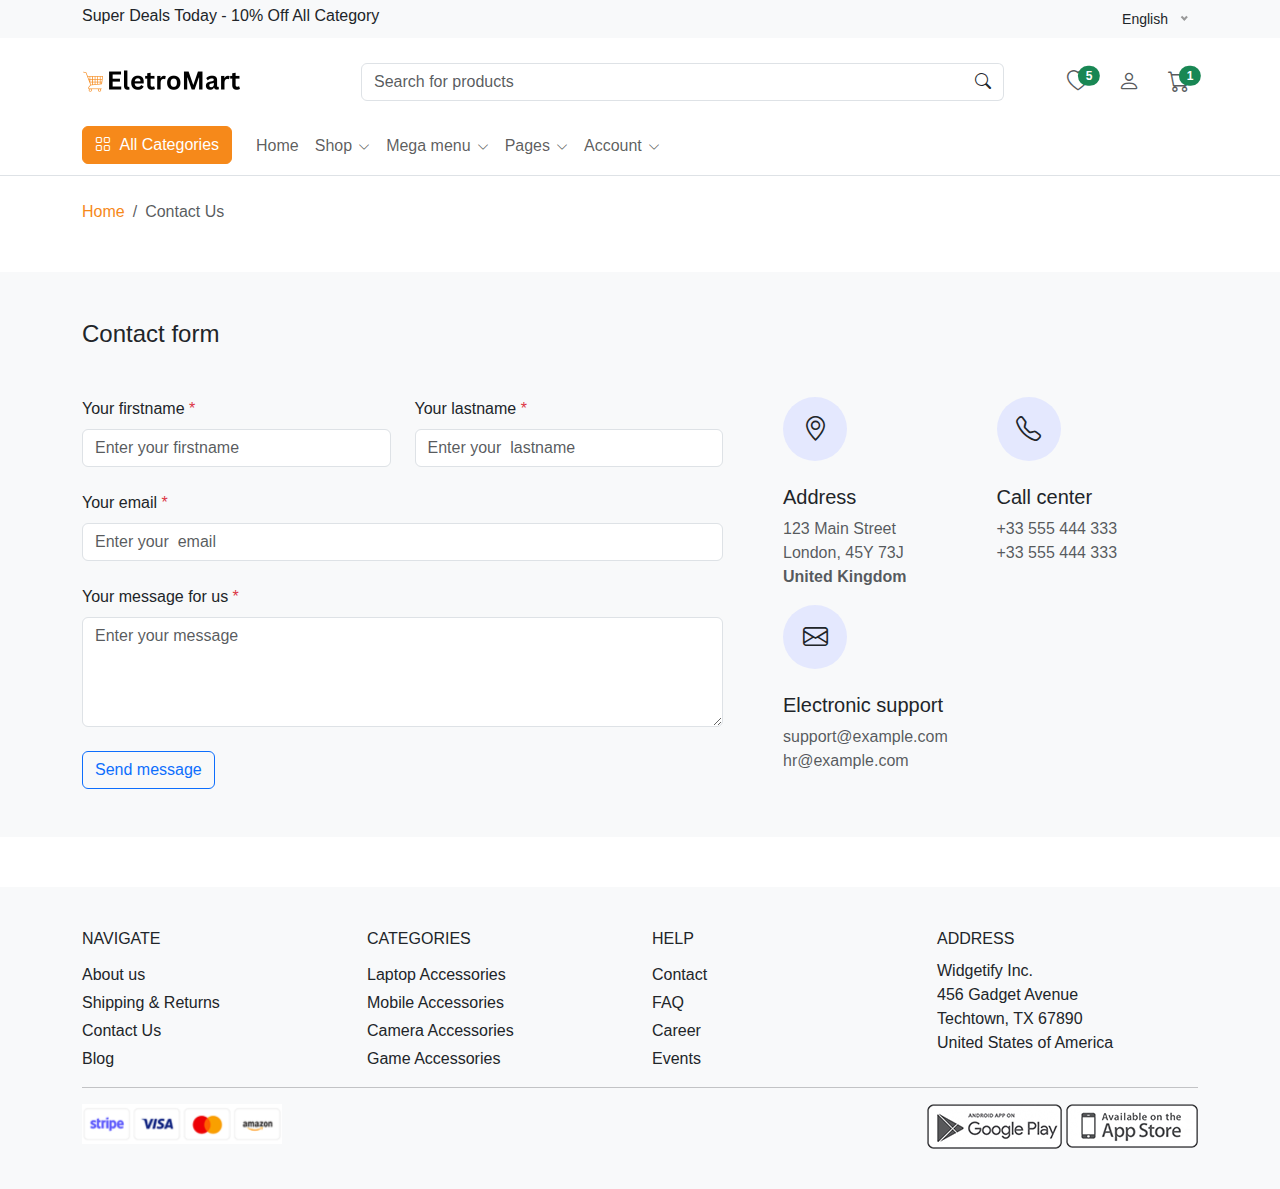
<file: contact.html>
<!DOCTYPE html>
<html lang="en">
<head>
    <meta charset="UTF-8">
    <meta name="viewport" content="width=device-width, initial-scale=1.0">
    <title>Contact | ElectroMart eCommerce</title>
    <meta name="description" content="" />
    <link rel="icon" type="image/x-icon" href="./assets/images/favicon.ico">
    <link rel="stylesheet" href="./assets/css/bootstrap.min.css">
    <link rel="stylesheet" href="./assets/font/bootstrap-icons-1.11.3/font/bootstrap-icons.min.css">
    <link rel="stylesheet" href="./assets/plugin/nice-select/nice-select.css">
    <link rel="stylesheet" href="./assets/plugin/OwlCarousel2-2.3.4/dist/assets/owl.carousel.min.css">
    <link rel="stylesheet" href="./assets/plugin/OwlCarousel2-2.3.4/dist/assets/owl.theme.default.min.css">
    <link rel="stylesheet" href="./assets/plugin/nouislider/nouislider.min.css">
    <link rel="stylesheet" href="./assets/plugin/slick/slick.css">
    <link rel="stylesheet" href="./assets/css/style.css">
</head>
<body>
    <header>
        <div class="border-bottom">
            <div class="bg-light py-1">
                <div class="container">
                    <div class="row">
                        <div class="col-md-6 col-12 text-center text-md-start"><span>Super Deals Today - 10% Off All Category </span></div>
                        <div class="col-6 text-end d-none d-md-block">
                            <div class="d-flex justify-content-end lang">
                                <select class="nice-option">
                                    <option value="English">
                                        <span class="me-2">
                                            <svg width="16" height="13" viewBox="0 0 16 13" fill="none"
                                                xmlns="http://www.w3.org/2000/svg">
                                                <g clip-path="url(#selectedlang)">
                                                    <path d="M0 0.5H16V12.5H0V0.5Z" fill="#012169"></path>
                                                    <path
                                                        d="M1.875 0.5L7.975 5.025L14.05 0.5H16V2.05L10 6.525L16 10.975V12.5H14L8 8.025L2.025 12.5H0V11L5.975 6.55L0 2.1V0.5H1.875Z"
                                                        fill="white"></path>
                                                    <path
                                                        d="M10.6 7.525L16 11.5V12.5L9.225 7.525H10.6ZM6 8.025L6.15 8.9L1.35 12.5H0L6 8.025ZM16 0.5V0.575L9.775 5.275L9.825 4.175L14.75 0.5H16ZM0 0.5L5.975 4.9H4.475L0 1.55V0.5Z"
                                                        fill="#C8102E"></path>
                                                    <path d="M6.025 0.5V12.5H10.025V0.5H6.025ZM0 4.5V8.5H16V4.5H0Z"
                                                        fill="white"></path>
                                                    <path d="M0 5.325V7.725H16V5.325H0ZM6.825 0.5V12.5H9.225V0.5H6.825Z"
                                                        fill="#C8102E"></path>
                                                </g>
                                                <defs>
                                                    <clipPath id="selectedlang">
                                                        <rect width="16" height="12" fill="white"
                                                            transform="translate(0 0.5)"></rect>
                                                    </clipPath>
                                                </defs>
                                            </svg>
                                        </span>
                                        English
                                    </option>

                                    <option value="Hindi"> <span class="me-2">
                                            <svg width="16" height="13" viewBox="0 0 16 13" fill="none"
                                                xmlns="http://www.w3.org/2000/svg">
                                                <g clip-path="url(#clip0_5543_19751)">
                                                    <path d="M0 8.5H16V12.5H0V8.5Z" fill="#FFCE00"></path>
                                                    <path d="M0 0.5H16V4.5H0V0.5Z" fill="black"></path>
                                                    <path d="M0 4.5H16V8.5H0V4.5Z" fill="#DD0000"></path>
                                                </g>
                                                <defs>
                                                    <clipPath id="clip0_5543_19751">
                                                        <rect width="16" height="12" fill="white"
                                                            transform="translate(0 0.5)"></rect>
                                                    </clipPath>
                                                </defs>
                                            </svg>
                                        </span>
                                        Hindi
                                    </option>
                                </select>
                            </div>
                        </div>
                    </div>
                </div>
            </div>
            <div class="py-4">
                <div class="container">
                    <div class="row w-100 align-items-center gx-lg-2 gx-0">
                        <div class="col-xxl-2 col-lg-3 col-md-6 col-5">
                            <a class="navbar-brand d-none d-lg-block" href="index.html">
                                <img src="./assets/images/logo.png" alt="eCommerce HTML Template">
                            </a>
                            <div class="d-flex justify-content-between w-100 d-lg-none">
                                <a class="navbar-brand" href="index.html">
                                    <img src="./assets/images/logo.png" alt="eCommerce HTML Template">
                                </a>
                            </div>
                        </div>
                        <div class="col-xxl-8 col-lg-7 d-none d-lg-block">
                            <form action="#">
                                <div class="input-group">
                                    <input class="form-control" type="search" placeholder="Search for products">
                                    <span class="input-group-append">
                                        <button class="btn bg-white border border-start-0 ms-n10 rounded-0 rounded-end"
                                            type="button">
                                            <span class="bi bi-search"></span>
                                        </button>
                                    </span>
                                </div>
                            </form>
                        </div>
                        <div class="col-lg-2 col-xxl-2 text-end col-md-6 col-7">
                            <div class="list-inline">
                                <div class="list-inline-item me-3 me-lg-4">
                                    <a href="wishlist.html" class="text-muted position-relative">
                                        <i class="bi bi-heart"></i>
                                        <span
                                            class="position-absolute top-0 start-100 translate-middle badge rounded-pill bg-success">
                                            5
                                            <span class="visually-hidden">unread messages</span>
                                        </span>
                                    </a>
                                </div>
                                <div class="list-inline-item me-3 me-lg-4">
                                    <a href="login.html" class="text-muted">
                                        <i class="bi bi-person"></i>
                                    </a>
                                </div>
                                <div class="list-inline-item me-3 me-lg-0">
                                    <a class="text-muted position-relative" href="cart.html">
                                        <i class="bi bi-cart"></i>
                                        <span
                                            class="position-absolute top-0 start-100 translate-middle badge rounded-pill bg-success">
                                            1
                                            <span class="visually-hidden">unread messages</span>
                                        </span>
                                    </a>
                                </div>
                                <div class="list-inline-item d-inline-block d-lg-none">
                                    <button class="navbar-toggler collapsed" type="button" data-bs-toggle="offcanvas"
                                        data-bs-target="#navbar-default" aria-controls="navbar-default"
                                        aria-label="Toggle navigation">
                                         <i class="bi bi-text-indent-left"></i>
                                </div>
                            </div>
                        </div>
                    </div>
                </div>
            </div>

            <nav class="navbar navbar-expand-lg navbar-light navbar-default py-0 pb-lg-2"
                aria-label="Offcanvas navbar large">
                <div class="container">
                    <div class="offcanvas offcanvas-start" tabindex="-1" id="navbar-default"
                        aria-labelledby="navbar-defaultLabel">
                        <div class="offcanvas-header pb-1">
                            <a href="index.html"><img src="./assets/images/logo.png"
                                    alt="eCommerce HTML Template"></a>
                            <button type="button" class="btn-close" data-bs-dismiss="offcanvas"
                                aria-label="Close"></button>
                        </div>
                        <div class="offcanvas-body">
                            <div class="d-block d-lg-none mb-4">
                                <form action="#">
                                    <div class="input-group">
                                        <input class="form-control" type="search" placeholder="Search for products">
                                        <span class="input-group-append">
                                            <button
                                                class="btn bg-white border border-start-0 ms-n10 rounded-0 rounded-end"
                                                type="button">
                                                <span class="bi bi-search"></span>
                                            </button>
                                        </span>
                                    </div>
                                </form>

                            </div>
                            <div class="d-block d-lg-none mb-4">
                                <a class="btn btn-primary w-100 d-flex justify-content-center align-items-center collapsed"
                                    data-bs-toggle="collapse" href="#collapseExample" role="button"
                                    aria-expanded="false" aria-controls="collapseExample">
                                    <span class="me-2">
                                        <i class="bi bi-grid"></i>
                                    </span>
                                    All Categories
                                </a>
                                <div class="mt-2 collapse" id="collapseExample">
                                    <div class="card card-body">
                                        <ul class="mb-0 list-unstyled">
                                            <li><a class="dropdown-item" href="#">Laptop Accessories</a></li>
                                            <li><a class="dropdown-item" href="#">Mobile Accessories</a></li>
                                            <li><a class="dropdown-item" href="#">Camera Accessories</a></li>
                                            <li><a class="dropdown-item" href="#">Games</a></li>
                                            <li><a class="dropdown-item" href="#">Smart Wearables</a></li>
                                            <li><a class="dropdown-item" href="#">Smart Home Automation</a></li>
                                            <li><a class="dropdown-item" href="#">Tablets</a></li>
                                        </ul>
                                    </div>
                                </div>
                            </div>
                            <div class="dropdown me-3 d-none d-lg-block">
                                <button class="btn btn-primary px-6" type="button" id="dropdownMenuButton1"
                                    data-bs-toggle="dropdown" aria-expanded="false">
                                    <span class="me-1">
                                        <i class="bi bi-grid"></i>
                                    </span>
                                    All Categories
                                </button>
                                <ul class="dropdown-menu" aria-labelledby="dropdownMenuButton1">
                                    <li><a class="dropdown-item" href="#">Laptop Accessories</a></li>
                                    <li><a class="dropdown-item" href="#">Mobile Accessories</a></li>
                                    <li><a class="dropdown-item" href="#">Camera Accessories</a></li>
                                    <li><a class="dropdown-item" href="#">Games</a></li>
                                    <li><a class="dropdown-item" href="#">Smart Wearables</a></li>
                                    <li><a class="dropdown-item" href="#">Smart Home Automation</a></li>
                                    <li><a class="dropdown-item" href="#">Tablets</a></li>
                                </ul>
                            </div>
                            <div>
                                <ul class="navbar-nav align-items-center">
                                    <li class="nav-item dropdown w-100 w-lg-auto">
                                        <a class="nav-link" href="index.html">Home</a>
                                    </li>
                                    <li class="nav-item dropdown w-100 w-lg-auto">
                                        <a class="nav-link dropdown-toggle" href="#" role="button"
                                            data-bs-toggle="dropdown" aria-expanded="false">Shop</a>
                                        <ul class="dropdown-menu">
                                            <li><a class="dropdown-item" href="shop.html">Shop Page - Filter</a></li>
                                            <li><a class="dropdown-item" href="shop-single.html">Shop Single</a></li>
                                            <li><a class="dropdown-item" href="wishlist.html">Shop Wishlist</a></li>
                                            <li><a class="dropdown-item" href="cart.html">Shop Cart</a></li>
                                            <li><a class="dropdown-item" href="checkout.html">Shop Checkout</a></li>
                                        </ul>
                                    </li>
                                    <li class="nav-item dropdown w-100 w-lg-auto dropdown-fullwidth">
                                        <a class="nav-link dropdown-toggle" href="#" role="button"
                                            data-bs-toggle="dropdown" aria-expanded="false">Mega menu</a>
                                        <div class="dropdown-menu pb-0">
                                            <div class="row p-2 p-lg-4">
                                                <div class="col-lg-3 col-12 mb-4 mb-lg-0">
                                                    <h6 class="text-primary ps-3">Laptop Accessories</h6>
                                                    <a class="dropdown-item" href="#">Mouse</a>
                                                    <a class="dropdown-item" href="#">Keyboard</a>
                                                    <a class="dropdown-item" href="#">USB</a>
                                                    <a class="dropdown-item" href="#">Data Cards</a>
                                                    <a class="dropdown-item" href="#">Router</a>
                                                    <a class="dropdown-item" href="#">Battery</a>
                                                    <a class="dropdown-item" href="#">Adapter</a>
                                                    <a class="dropdown-item" href="#">UPS</a>
                                                </div>
                                                <div class="col-lg-3 col-12 mb-4 mb-lg-0">
                                                    <h6 class="text-primary ps-3">Mobile Accessories</h6>
                                                    <a class="dropdown-item" href="#">Screen Guards</a>
                                                    <a class="dropdown-item" href="#">Plain Cases</a>
                                                    <a class="dropdown-item" href="#">Mobile Cables</a>
                                                    <a class="dropdown-item" href="#">Mobile Charger</a>
                                                    <a class="dropdown-item" href="#">Camera Lens</a>
                                                    <a class="dropdown-item" href="#">Mobile Flash</a>
                                                    <a class="dropdown-item" href="#">Power Bank</a>
                                                    <a class="dropdown-item" href="#">Mobile USB</a>
                                                </div>
                                                <div class="col-lg-3 col-12 mb-4 mb-lg-0">
                                                    <h6 class="text-primary ps-3">Camera Accessories</h6>
                                                    <a class="dropdown-item" href="#">Instant Camera</a>
                                                    <a class="dropdown-item" href="#">Drone</a>
                                                    <a class="dropdown-item" href="#">DSLR</a>
                                                    <a class="dropdown-item" href="#">Flashes</a>
                                                    <a class="dropdown-item" href="#">Sports & Action</a>
                                                    <a class="dropdown-item" href="#">Camera Lens</a>
                                                    <a class="dropdown-item" href="#">Camera tripods</a>
                                                    <a class="dropdown-item" href="#">Point & Shoot</a>
                                                </div>
                                                <div class="col-lg-3 col-12 mb-4 mb-lg-0">
                                                    <div class="position-relative">
                                                        <img src="./assets/images/category/special-offer.png"
                                                            class="rounded w-100" alt="eCommerce HTML Template"
                                                            class="img-fluid">
                                                        <div class="position-absolute ps-6 mt-8 top-0 p-4">
                                                            <h5 class="mb-0">
                                                                Dont miss this
                                                                <br>
                                                                offer today.
                                                            </h5>
                                                            <a href="#" class="btn btn-cart btn-sm mt-3">Shop Now</a>
                                                        </div>
                                                    </div>
                                                </div>
                                            </div>
                                        </div>
                                    </li>
                                    <li class="nav-item dropdown w-100 w-lg-auto">
                                        <a class="nav-link dropdown-toggle" href="#" role="button"
                                            data-bs-toggle="dropdown" aria-expanded="false">Pages</a>
                                        <ul class="dropdown-menu">
                                            <li><a class="dropdown-item" href="blog.html">Blog</a></li>
                                            <li><a class="dropdown-item" href="blog-single.html">Blog Single</a>
                                            </li>
                                            <li><a class="dropdown-item" href="about.html">About us</a></li>
                                            <li><a class="dropdown-item" href="contact.html">Contact</a></li>
                                        </ul>
                                    </li>
                                    <li class="nav-item dropdown w-100 w-lg-auto">
                                        <a class="nav-link dropdown-toggle" href="#" role="button"
                                            data-bs-toggle="dropdown" aria-expanded="false">Account</a>
                                            <ul class="dropdown-menu">
                                                <li><a class="dropdown-item" href="login.html">Sign in</a></li>
                                                <li><a class="dropdown-item" href="signup.html">Signup</a></li>
                                                <li><a class="dropdown-item" href="forgot-password.html">Forgot Password</a></li>
                                            </ul>
                                    </li>
                                    
                                </ul>
                            </div>
                        </div>
                    </div>
                </div>
            </nav>
        </div>
    </header>
   
    <main>
        <div class="contact-section">
            <div class="mt-4">
                <div class="container">
                   <div class="row">
                      <div class="col-12">
                         <!-- breadcrumb -->
                         <nav aria-label="breadcrumb">
                            <ol class="breadcrumb mb-0">
                               <li class="breadcrumb-item"><a href="#!">Home</a></li>
                               <li class="breadcrumb-item active" aria-current="page">Contact Us</li>
                            </ol>
                         </nav>
                      </div>
                   </div>
                </div>
             </div>
              <section class="py-5 bg-gray-100 mt-5">
                <div class="container">
                  <h1 class="h4 mb-5">Contact form</h1>
                  <div class="row">
                    <div class="col-md-7 mb-5 mb-md-0">
                      <form class="form" id="contact-form" method="post">
                        <div class="controls">
                          <div class="row">
                            <div class="col-sm-6">
                              <div class="mb-4">
                                <label class="form-label" for="name">Your firstname <span class="text-danger">*</span></label>
                                <input class="form-control" type="text" name="name" id="name" placeholder="Enter your firstname" required="required">
                              </div>
                            </div>
                            <div class="col-sm-6">
                              <div class="mb-4">
                                <label class="form-label" for="surname">Your lastname <span class="text-danger">*</span></label>
                                <input class="form-control" type="text" name="surname" id="surname" placeholder="Enter your  lastname" required="required">
                              </div>
                            </div>
                          </div>
                          <div class="mb-4">
                            <label class="form-label" for="email">Your email <span class="text-danger">*</span></label>
                            <input class="form-control" type="email" name="email" id="email" placeholder="Enter your  email" required="required">
                          </div>
                          <div class="mb-4">
                            <label class="form-label" for="message">Your message for us <span class="text-danger">*</span></label>
                            <textarea class="form-control" rows="4" name="message" id="message" placeholder="Enter your message" required="required"></textarea>
                          </div>
                          <button class="btn btn-outline-primary" type="submit">Send message</button>
                        </div>
                      </form>
                    </div>
                    <div class="col-md-5">
                      <div class="ps-lg-4 text-sm">
                        <div class="container">       
                            <div class="row">
                              <div class="col-md-6 text-center text-md-start mb-4 mb-md-0">
                                <div class="icon-rounded mb-4 bg-primary-light">
                                     <i class="bi bi-geo-alt"></i>
                                </div>
                                <h3 class="h5">Address</h3>
                                <p class="text-muted"> 123 Main Street<br>London, 45Y 73J<br><strong>United Kingdom</strong></p>
                              </div>
                              <div class="col-md-6 text-center text-md-start mb-4 mb-md-0">
                                <div class="icon-rounded mb-4 bg-primary-light">
                                  <i class="bi bi-telephone"></i>
                                </div>
                                <h3 class="h5">Call center</h3>
                                <ul class="list-unstyled text-muted">
                                    <li>+33 555 444 333</li>
                                    <li>+33 555 444 333</li>
                                  </ul>
                              </div>
                              <div class="col-md-6 text-center text-md-start mb-4 mb-md-0">
                                <div class="icon-rounded mb-4 bg-primary-light">
                                  <i class="bi bi-envelope"></i>
                                </div>
                                <h3 class="h5">Electronic support</h3>
                                <ul class="list-unstyled text-muted">
                                  <li>support@example.com</li>
                                  <li>hr@example.com</li>
                                </ul>
                              </div>
                            </div>
                          </div>
                      </div>
                    </div>
                  </div>
                </div>
              </section>
        </div>
        
    </main>

   
    <!-- Footer Section -->
    <footer class="mt-50">
        <div class="container">
            <div class="footer">
                <div class="row">
                    <div class="col-6 col-sm-6 col-md-3 col-lg-3 col-xl-3 mb-4 mb-sm-4 mb-md-4 mb-lg-0">
                        <p class="m-0 p-0 fw-medium mb-2 text-uppercase ">Navigate</p>
                        <ul class="m-0 p-0 list-unstyled">
                            <li><a href="#">About us</a></li>
                            <li><a href="#">Shipping & Returns</a></li>
                            <li><a href="#">Contact Us</a></li>
                            <li><a href="#">Blog</a></li>
                        </ul>
                    </div>
                    <div class="col-6 col-sm-6 col-md-3 col-lg-3 col-xl-3 mb-4 mb-sm-4 mb-md-4 mb-lg-0">
                        <p class="m-0 p-0 fw-medium mb-2 text-uppercase">Categories</p>
                        <ul class="m-0 p-0 list-unstyled">
                            <li><a href="#">Laptop Accessories</a></li>
                            <li><a href="#">Mobile Accessories</a></li>
                            <li><a href="#">Camera Accessories</a></li>
                            <li><a href="#">Game Accessories</a></li>
                        </ul>
                    </div>
                    <div class="col-6 col-sm-6 col-md-3 col-lg-3 col-xl-3 mb-4 mb-sm-4 mb-md-4 mb-lg-0">
                        <p class="m-0 p-0 fw-medium mb-2 text-uppercase">Help</p>
                        <ul class="m-0 p-0 list-unstyled">
                            <li><a href="#">Contact</a></li>
                            <li><a href="#">FAQ</a></li>
                            <li><a href="#">Career</a></li>
                            <li><a href="#">Events</a></li>
                        </ul>
                    </div>
                    <div class="col-6 col-sm-6 col-md-3 col-lg-3 col-xl-3 mb-4 mb-sm-4 mb-md-4 mb-lg-0">
                        <p class="m-0 p-0 fw-medium mb-2 text-uppercase">Address</p>
                        <span>
                            Widgetify Inc. <br>
                            456 Gadget Avenue <br>
                            Techtown, TX 67890 <br>
                            United States of America
                        </span>
                    </div>
                </div>
                <hr>
                <div class="d-block d-sm-block d-md-flex d-lg-flex justify-content-between bottom-footer">
                    <div class="mb-4 mb-sm-4 mb-md-4 mb-lg-0">
                        <img src="./assets/images/payment-method.png" alt="eCommerce Html Template">
                    </div>
                    <div>
                        <a href="#">
                            <img src="./assets/images/google-store.webp" alt="eCommerce Html Template">
                        </a>
                        <a href="#">
                            <img src="./assets/images/apple-store.webp" alt="eCommerce Html Template">
                        </a>
                    </div>
                </div>
            </div>
        </div>
    </footer>
    <!-- End Footer Section -->

    <script src="./assets/js/jquery-3.6.0.min.js"></script>
    <script src="./assets/js/bootstrap.bundle.min.js"></script>
    <script src="./assets/js/jquery.ez-plus.js"></script>
    <script src="./assets/plugin/nice-select/jquery.nice-select.min.js"></script>
    <script src="./assets/plugin/OwlCarousel2-2.3.4/dist/owl.carousel.min.js"></script>
    <script src="./assets/plugin/nouislider/nouislider.min.js"></script>
    <script src="./assets/plugin/slick/slick.min.js"></script>
    <script src="./assets/js/timer.js"></script>
    <script src="./assets/js/main.js"></script>
</body>
</html>
</file>
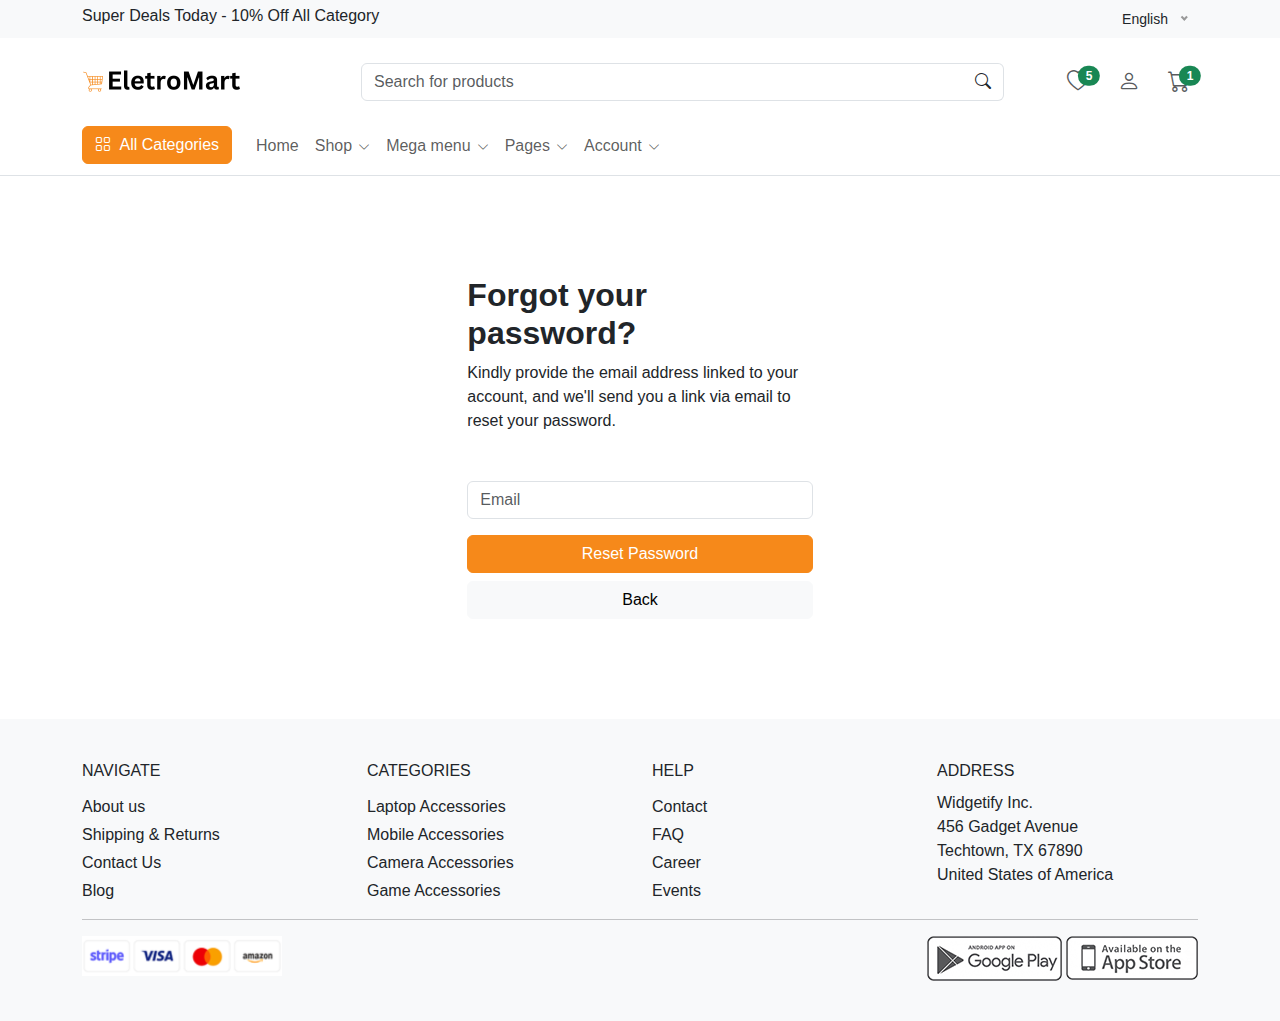
<file: forgot-password.html>
<!DOCTYPE html>
<html lang="en">
<head>
    <meta charset="UTF-8">
    <meta name="viewport" content="width=device-width, initial-scale=1.0">
    <title>Forgot Password | ElectroMart eCommerce</title>
    <meta name="description" content="" />
    <link rel="icon" type="image/x-icon" href="./assets/images/favicon.ico">
    <link rel="stylesheet" href="./assets/css/bootstrap.min.css">
    <link rel="stylesheet" href="./assets/font/bootstrap-icons-1.11.3/font/bootstrap-icons.min.css">
    <link rel="stylesheet" href="./assets/plugin/nice-select/nice-select.css">
    <link rel="stylesheet" href="./assets/plugin/OwlCarousel2-2.3.4/dist/assets/owl.carousel.min.css">
    <link rel="stylesheet" href="./assets/plugin/OwlCarousel2-2.3.4/dist/assets/owl.theme.default.min.css">
    <link rel="stylesheet" href="./assets/plugin/nouislider/nouislider.min.css">
    <link rel="stylesheet" href="./assets/plugin/slick/slick.css">
    <link rel="stylesheet" href="./assets/css/style.css">
</head>
<body>
    <header>
        <div class="border-bottom">
            <div class="bg-light py-1">
                <div class="container">
                    <div class="row">
                        <div class="col-md-6 col-12 text-center text-md-start"><span>Super Deals Today - 10% Off All Category </span></div>
                        <div class="col-6 text-end d-none d-md-block">
                            <div class="d-flex justify-content-end lang">
                                <select class="nice-option">
                                    <option value="English">
                                        <span class="me-2">
                                            <svg width="16" height="13" viewBox="0 0 16 13" fill="none"
                                                xmlns="http://www.w3.org/2000/svg">
                                                <g clip-path="url(#selectedlang)">
                                                    <path d="M0 0.5H16V12.5H0V0.5Z" fill="#012169"></path>
                                                    <path
                                                        d="M1.875 0.5L7.975 5.025L14.05 0.5H16V2.05L10 6.525L16 10.975V12.5H14L8 8.025L2.025 12.5H0V11L5.975 6.55L0 2.1V0.5H1.875Z"
                                                        fill="white"></path>
                                                    <path
                                                        d="M10.6 7.525L16 11.5V12.5L9.225 7.525H10.6ZM6 8.025L6.15 8.9L1.35 12.5H0L6 8.025ZM16 0.5V0.575L9.775 5.275L9.825 4.175L14.75 0.5H16ZM0 0.5L5.975 4.9H4.475L0 1.55V0.5Z"
                                                        fill="#C8102E"></path>
                                                    <path d="M6.025 0.5V12.5H10.025V0.5H6.025ZM0 4.5V8.5H16V4.5H0Z"
                                                        fill="white"></path>
                                                    <path d="M0 5.325V7.725H16V5.325H0ZM6.825 0.5V12.5H9.225V0.5H6.825Z"
                                                        fill="#C8102E"></path>
                                                </g>
                                                <defs>
                                                    <clipPath id="selectedlang">
                                                        <rect width="16" height="12" fill="white"
                                                            transform="translate(0 0.5)"></rect>
                                                    </clipPath>
                                                </defs>
                                            </svg>
                                        </span>
                                        English
                                    </option>

                                    <option value="Hindi"> <span class="me-2">
                                            <svg width="16" height="13" viewBox="0 0 16 13" fill="none"
                                                xmlns="http://www.w3.org/2000/svg">
                                                <g clip-path="url(#clip0_5543_19751)">
                                                    <path d="M0 8.5H16V12.5H0V8.5Z" fill="#FFCE00"></path>
                                                    <path d="M0 0.5H16V4.5H0V0.5Z" fill="black"></path>
                                                    <path d="M0 4.5H16V8.5H0V4.5Z" fill="#DD0000"></path>
                                                </g>
                                                <defs>
                                                    <clipPath id="clip0_5543_19751">
                                                        <rect width="16" height="12" fill="white"
                                                            transform="translate(0 0.5)"></rect>
                                                    </clipPath>
                                                </defs>
                                            </svg>
                                        </span>
                                        Hindi
                                    </option>
                                </select>
                            </div>
                        </div>
                    </div>
                </div>
            </div>
            <div class="py-4">
                <div class="container">
                    <div class="row w-100 align-items-center gx-lg-2 gx-0">
                        <div class="col-xxl-2 col-lg-3 col-md-6 col-5">
                            <a class="navbar-brand d-none d-lg-block" href="index.html">
                                <img src="./assets/images/logo.png" alt="eCommerce HTML Template">
                            </a>
                            <div class="d-flex justify-content-between w-100 d-lg-none">
                                <a class="navbar-brand" href="index.html">
                                    <img src="./assets/images/logo.png" alt="eCommerce HTML Template">
                                </a>
                            </div>
                        </div>
                        <div class="col-xxl-8 col-lg-7 d-none d-lg-block">
                            <form action="#">
                                <div class="input-group">
                                    <input class="form-control" type="search" placeholder="Search for products">
                                    <span class="input-group-append">
                                        <button class="btn bg-white border border-start-0 ms-n10 rounded-0 rounded-end"
                                            type="button">
                                            <span class="bi bi-search"></span>
                                        </button>
                                    </span>
                                </div>
                            </form>
                        </div>
                        <div class="col-lg-2 col-xxl-2 text-end col-md-6 col-7">
                            <div class="list-inline">
                                <div class="list-inline-item me-3 me-lg-4">
                                    <a href="wishlist.html" class="text-muted position-relative">
                                        <i class="bi bi-heart"></i>
                                        <span
                                            class="position-absolute top-0 start-100 translate-middle badge rounded-pill bg-success">
                                            5
                                            <span class="visually-hidden">unread messages</span>
                                        </span>
                                    </a>
                                </div>
                                <div class="list-inline-item me-3 me-lg-4">
                                    <a href="login.html" class="text-muted">
                                        <i class="bi bi-person"></i>
                                    </a>
                                </div>
                                <div class="list-inline-item me-3 me-lg-0">
                                    <a class="text-muted position-relative" href="cart.html">
                                        <i class="bi bi-cart"></i>
                                        <span
                                            class="position-absolute top-0 start-100 translate-middle badge rounded-pill bg-success">
                                            1
                                            <span class="visually-hidden">unread messages</span>
                                        </span>
                                    </a>
                                </div>
                                <div class="list-inline-item d-inline-block d-lg-none">
                                    <button class="navbar-toggler collapsed" type="button" data-bs-toggle="offcanvas"
                                        data-bs-target="#navbar-default" aria-controls="navbar-default"
                                        aria-label="Toggle navigation">
                                         <i class="bi bi-text-indent-left"></i>
                                </div>
                            </div>
                        </div>
                    </div>
                </div>
            </div>

            <nav class="navbar navbar-expand-lg navbar-light navbar-default py-0 pb-lg-2"
                aria-label="Offcanvas navbar large">
                <div class="container">
                    <div class="offcanvas offcanvas-start" tabindex="-1" id="navbar-default"
                        aria-labelledby="navbar-defaultLabel">
                        <div class="offcanvas-header pb-1">
                            <a href="index.html"><img src="./assets/images/logo.png"
                                    alt="eCommerce HTML Template"></a>
                            <button type="button" class="btn-close" data-bs-dismiss="offcanvas"
                                aria-label="Close"></button>
                        </div>
                        <div class="offcanvas-body">
                            <div class="d-block d-lg-none mb-4">
                                <form action="#">
                                    <div class="input-group">
                                        <input class="form-control" type="search" placeholder="Search for products">
                                        <span class="input-group-append">
                                            <button
                                                class="btn bg-white border border-start-0 ms-n10 rounded-0 rounded-end"
                                                type="button">
                                                <span class="bi bi-search"></span>
                                            </button>
                                        </span>
                                    </div>
                                </form>

                            </div>
                            <div class="d-block d-lg-none mb-4">
                                <a class="btn btn-primary w-100 d-flex justify-content-center align-items-center collapsed"
                                    data-bs-toggle="collapse" href="#collapseExample" role="button"
                                    aria-expanded="false" aria-controls="collapseExample">
                                    <span class="me-2">
                                        <i class="bi bi-grid"></i>
                                    </span>
                                    All Categories
                                </a>
                                <div class="mt-2 collapse" id="collapseExample">
                                    <div class="card card-body">
                                        <ul class="mb-0 list-unstyled">
                                            <li><a class="dropdown-item" href="#">Laptop Accessories</a></li>
                                            <li><a class="dropdown-item" href="#">Mobile Accessories</a></li>
                                            <li><a class="dropdown-item" href="#">Camera Accessories</a></li>
                                            <li><a class="dropdown-item" href="#">Games</a></li>
                                            <li><a class="dropdown-item" href="#">Smart Wearables</a></li>
                                            <li><a class="dropdown-item" href="#">Smart Home Automation</a></li>
                                            <li><a class="dropdown-item" href="#">Tablets</a></li>
                                        </ul>
                                    </div>
                                </div>
                            </div>
                            <div class="dropdown me-3 d-none d-lg-block">
                                <button class="btn btn-primary px-6" type="button" id="dropdownMenuButton1"
                                    data-bs-toggle="dropdown" aria-expanded="false">
                                    <span class="me-1">
                                        <i class="bi bi-grid"></i>
                                    </span>
                                    All Categories
                                </button>
                                <ul class="dropdown-menu" aria-labelledby="dropdownMenuButton1">
                                    <li><a class="dropdown-item" href="#">Laptop Accessories</a></li>
                                    <li><a class="dropdown-item" href="#">Mobile Accessories</a></li>
                                    <li><a class="dropdown-item" href="#">Camera Accessories</a></li>
                                    <li><a class="dropdown-item" href="#">Games</a></li>
                                    <li><a class="dropdown-item" href="#">Smart Wearables</a></li>
                                    <li><a class="dropdown-item" href="#">Smart Home Automation</a></li>
                                    <li><a class="dropdown-item" href="#">Tablets</a></li>
                                </ul>
                            </div>
                            <div>
                                <ul class="navbar-nav align-items-center">
                                    <li class="nav-item dropdown w-100 w-lg-auto">
                                        <a class="nav-link" href="index.html">Home</a>
                                    </li>
                                    <li class="nav-item dropdown w-100 w-lg-auto">
                                        <a class="nav-link dropdown-toggle" href="#" role="button"
                                            data-bs-toggle="dropdown" aria-expanded="false">Shop</a>
                                        <ul class="dropdown-menu">
                                            <li><a class="dropdown-item" href="shop.html">Shop Page - Filter</a></li>
                                            <li><a class="dropdown-item" href="shop-single.html">Shop Single</a></li>
                                            <li><a class="dropdown-item" href="wishlist.html">Shop Wishlist</a></li>
                                            <li><a class="dropdown-item" href="cart.html">Shop Cart</a></li>
                                            <li><a class="dropdown-item" href="checkout.html">Shop Checkout</a></li>
                                        </ul>
                                    </li>
                                    <li class="nav-item dropdown w-100 w-lg-auto dropdown-fullwidth">
                                        <a class="nav-link dropdown-toggle" href="#" role="button"
                                            data-bs-toggle="dropdown" aria-expanded="false">Mega menu</a>
                                        <div class="dropdown-menu pb-0">
                                            <div class="row p-2 p-lg-4">
                                                <div class="col-lg-3 col-12 mb-4 mb-lg-0">
                                                    <h6 class="text-primary ps-3">Laptop Accessories</h6>
                                                    <a class="dropdown-item" href="#">Mouse</a>
                                                    <a class="dropdown-item" href="#">Keyboard</a>
                                                    <a class="dropdown-item" href="#">USB</a>
                                                    <a class="dropdown-item" href="#">Data Cards</a>
                                                    <a class="dropdown-item" href="#">Router</a>
                                                    <a class="dropdown-item" href="#">Battery</a>
                                                    <a class="dropdown-item" href="#">Adapter</a>
                                                    <a class="dropdown-item" href="#">UPS</a>
                                                </div>
                                                <div class="col-lg-3 col-12 mb-4 mb-lg-0">
                                                    <h6 class="text-primary ps-3">Mobile Accessories</h6>
                                                    <a class="dropdown-item" href="#">Screen Guards</a>
                                                    <a class="dropdown-item" href="#">Plain Cases</a>
                                                    <a class="dropdown-item" href="#">Mobile Cables</a>
                                                    <a class="dropdown-item" href="#">Mobile Charger</a>
                                                    <a class="dropdown-item" href="#">Camera Lens</a>
                                                    <a class="dropdown-item" href="#">Mobile Flash</a>
                                                    <a class="dropdown-item" href="#">Power Bank</a>
                                                    <a class="dropdown-item" href="#">Mobile USB</a>
                                                </div>
                                                <div class="col-lg-3 col-12 mb-4 mb-lg-0">
                                                    <h6 class="text-primary ps-3">Camera Accessories</h6>
                                                    <a class="dropdown-item" href="#">Instant Camera</a>
                                                    <a class="dropdown-item" href="#">Drone</a>
                                                    <a class="dropdown-item" href="#">DSLR</a>
                                                    <a class="dropdown-item" href="#">Flashes</a>
                                                    <a class="dropdown-item" href="#">Sports & Action</a>
                                                    <a class="dropdown-item" href="#">Camera Lens</a>
                                                    <a class="dropdown-item" href="#">Camera tripods</a>
                                                    <a class="dropdown-item" href="#">Point & Shoot</a>
                                                </div>
                                                <div class="col-lg-3 col-12 mb-4 mb-lg-0">
                                                    <div class="position-relative">
                                                        <img src="./assets/images/category/special-offer.png"
                                                            class="rounded w-100" alt="eCommerce HTML Template"
                                                            class="img-fluid">
                                                        <div class="position-absolute ps-6 mt-8 top-0 p-4">
                                                            <h5 class="mb-0">
                                                                Dont miss this
                                                                <br>
                                                                offer today.
                                                            </h5>
                                                            <a href="#" class="btn btn-cart btn-sm mt-3">Shop Now</a>
                                                        </div>
                                                    </div>
                                                </div>
                                            </div>
                                        </div>
                                    </li>
                                    <li class="nav-item dropdown w-100 w-lg-auto">
                                        <a class="nav-link dropdown-toggle" href="#" role="button"
                                            data-bs-toggle="dropdown" aria-expanded="false">Pages</a>
                                        <ul class="dropdown-menu">
                                            <li><a class="dropdown-item" href="blog.html">Blog</a></li>
                                            <li><a class="dropdown-item" href="blog-single.html">Blog Single</a>
                                            </li>
                                            <li><a class="dropdown-item" href="about.html">About us</a></li>
                                            <li><a class="dropdown-item" href="contact.html">Contact</a></li>
                                        </ul>
                                    </li>
                                    <li class="nav-item dropdown w-100 w-lg-auto">
                                        <a class="nav-link dropdown-toggle" href="#" role="button"
                                            data-bs-toggle="dropdown" aria-expanded="false">Account</a>
                                            <ul class="dropdown-menu">
                                                <li><a class="dropdown-item" href="login.html">Sign in</a></li>
                                                <li><a class="dropdown-item" href="signup.html">Signup</a></li>
                                                <li><a class="dropdown-item" href="forgot-password.html">Forgot Password</a></li>
                                            </ul>
                                    </li>
                                    
                                </ul>
                            </div>
                        </div>
                    </div>
                </div>
            </nav>
        </div>
    </header>

    <main>
        <!-- section -->
        <section class="my-100">
           <div class="container">
              <!-- row -->
              <div class="row justify-content-center align-items-center px-3">
                 <!-- col -->
                 <div class="col-12 col-md-6 col-lg-4">
                    <div>
                        <div class="mb-5">
                           <h1 class="mb-2 h2 fw-bold">Forgot your password?</h1>
                           <p>Kindly provide the email address linked to your account, and we'll send you a link via email to reset your password.</p>
                        </div>
                        <form>
                           <div class="row g-3">
                              <div class="col-12">
                                 <label for="formForgetEmail" class="form-label visually-hidden">Email address</label>
                                 <input type="email" class="form-control" id="formForgetEmail" placeholder="Email" required="">
                              </div>
                              <div class="col-12 d-grid gap-2">
                                 <button type="submit" class="btn btn-primary">Reset Password</button>
                                 <a href="signup.html" class="btn btn-light">Back</a>
                              </div>
                           </div>
                        </form>
                     </div>
                 </div>
              </div>
           </div>
        </section>
     </main>
   
    <!-- Footer Section -->
    <footer class="mt-50">
        <div class="container">
            <div class="footer">
                <div class="row">
                    <div class="col-6 col-sm-6 col-md-3 col-lg-3 col-xl-3 mb-4 mb-sm-4 mb-md-4 mb-lg-0">
                        <p class="m-0 p-0 fw-medium mb-2 text-uppercase ">Navigate</p>
                        <ul class="m-0 p-0 list-unstyled">
                            <li><a href="#">About us</a></li>
                            <li><a href="#">Shipping & Returns</a></li>
                            <li><a href="#">Contact Us</a></li>
                            <li><a href="#">Blog</a></li>
                        </ul>
                    </div>
                    <div class="col-6 col-sm-6 col-md-3 col-lg-3 col-xl-3 mb-4 mb-sm-4 mb-md-4 mb-lg-0">
                        <p class="m-0 p-0 fw-medium mb-2 text-uppercase">Categories</p>
                        <ul class="m-0 p-0 list-unstyled">
                            <li><a href="#">Laptop Accessories</a></li>
                            <li><a href="#">Mobile Accessories</a></li>
                            <li><a href="#">Camera Accessories</a></li>
                            <li><a href="#">Game Accessories</a></li>
                        </ul>
                    </div>
                    <div class="col-6 col-sm-6 col-md-3 col-lg-3 col-xl-3 mb-4 mb-sm-4 mb-md-4 mb-lg-0">
                        <p class="m-0 p-0 fw-medium mb-2 text-uppercase">Help</p>
                        <ul class="m-0 p-0 list-unstyled">
                            <li><a href="#">Contact</a></li>
                            <li><a href="#">FAQ</a></li>
                            <li><a href="#">Career</a></li>
                            <li><a href="#">Events</a></li>
                        </ul>
                    </div>
                    <div class="col-6 col-sm-6 col-md-3 col-lg-3 col-xl-3 mb-4 mb-sm-4 mb-md-4 mb-lg-0">
                        <p class="m-0 p-0 fw-medium mb-2 text-uppercase">Address</p>
                        <span>
                            Widgetify Inc. <br>
                            456 Gadget Avenue <br>
                            Techtown, TX 67890 <br>
                            United States of America
                        </span>
                    </div>
                </div>
                <hr>
                <div class="d-block d-sm-block d-md-flex d-lg-flex justify-content-between bottom-footer">
                    <div class="mb-4 mb-sm-4 mb-md-4 mb-lg-0">
                        <img src="./assets/images/payment-method.png" alt="eCommerce Html Template">
                    </div>
                    <div>
                        <a href="#">
                            <img src="./assets/images/google-store.webp" alt="eCommerce Html Template">
                        </a>
                        <a href="#">
                            <img src="./assets/images/apple-store.webp" alt="eCommerce Html Template">
                        </a>
                    </div>
                </div>
            </div>
        </div>
    </footer>
    <!-- End Footer Section -->

    <script src="./assets/js/jquery-3.6.0.min.js"></script>
    <script src="./assets/js/bootstrap.bundle.min.js"></script>
    <script src="./assets/js/jquery.ez-plus.js"></script>
    <script src="./assets/plugin/nice-select/jquery.nice-select.min.js"></script>
    <script src="./assets/plugin/OwlCarousel2-2.3.4/dist/owl.carousel.min.js"></script>
    <script src="./assets/plugin/nouislider/nouislider.min.js"></script>
    <script src="./assets/plugin/slick/slick.min.js"></script>
    <script src="./assets/js/timer.js"></script>
    <script src="./assets/js/main.js"></script>
</body>
</html>
</file>
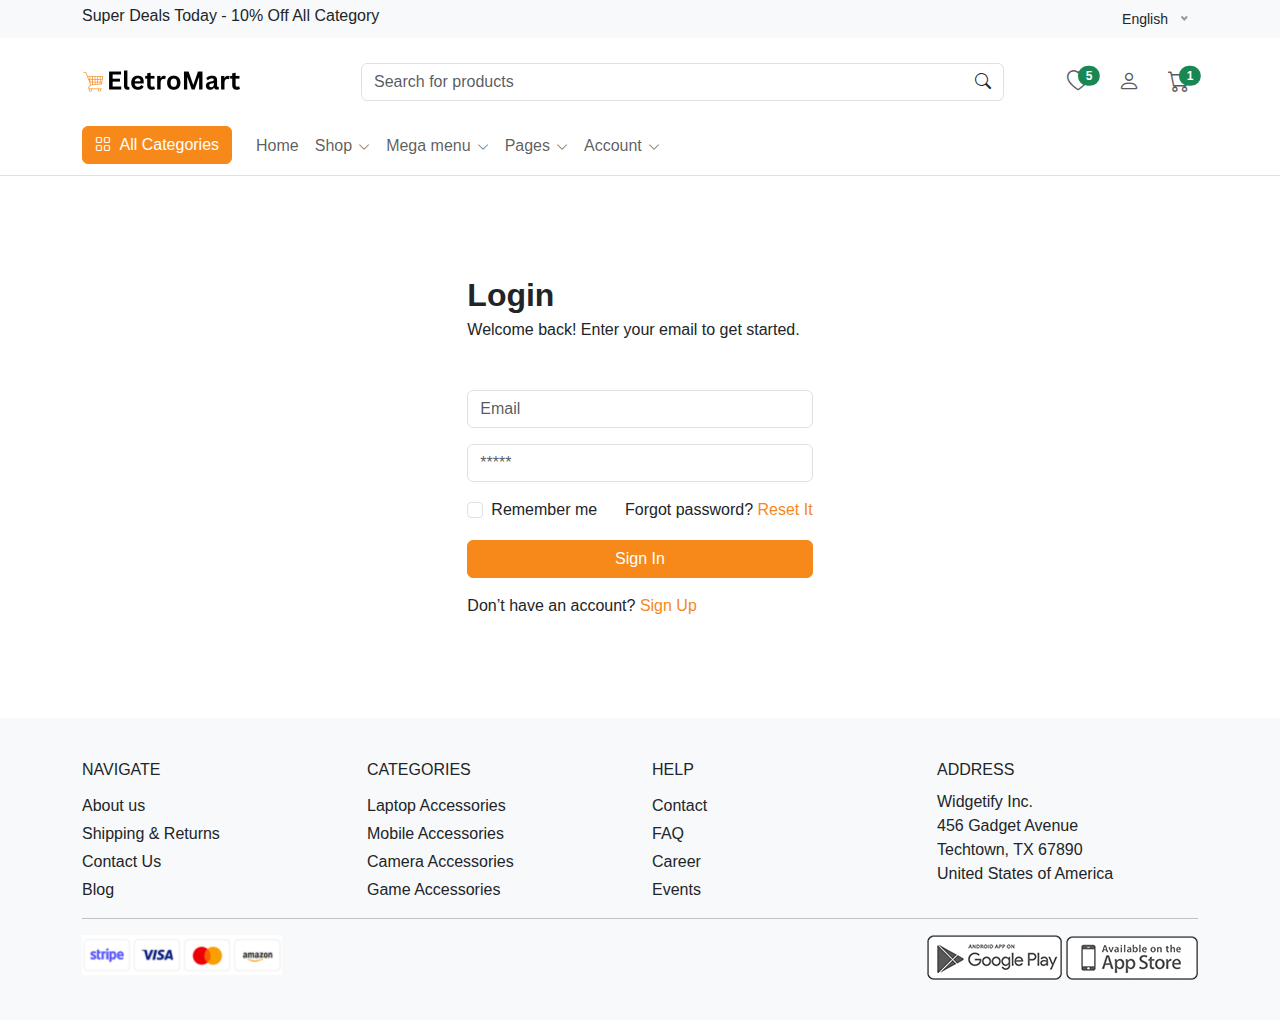
<file: login.html>
<!DOCTYPE html>
<html lang="en">
<head>
    <meta charset="UTF-8">
    <meta name="viewport" content="width=device-width, initial-scale=1.0">
    <title>Login | ElectroMart eCommerce</title>
    <meta name="description" content="" />
    <link rel="icon" type="image/x-icon" href="./assets/images/favicon.ico">
    <link rel="stylesheet" href="./assets/css/bootstrap.min.css">
    <link rel="stylesheet" href="./assets/font/bootstrap-icons-1.11.3/font/bootstrap-icons.min.css">
    <link rel="stylesheet" href="./assets/plugin/nice-select/nice-select.css">
    <link rel="stylesheet" href="./assets/plugin/OwlCarousel2-2.3.4/dist/assets/owl.carousel.min.css">
    <link rel="stylesheet" href="./assets/plugin/OwlCarousel2-2.3.4/dist/assets/owl.theme.default.min.css">
    <link rel="stylesheet" href="./assets/plugin/nouislider/nouislider.min.css">
    <link rel="stylesheet" href="./assets/plugin/slick/slick.css">
    <link rel="stylesheet" href="./assets/css/style.css">
</head>
<body>
    <header>
        <div class="border-bottom">
            <div class="bg-light py-1">
                <div class="container">
                    <div class="row">
                        <div class="col-md-6 col-12 text-center text-md-start"><span>Super Deals Today - 10% Off All Category </span></div>
                        <div class="col-6 text-end d-none d-md-block">
                            <div class="d-flex justify-content-end lang">
                                <select class="nice-option">
                                    <option value="English">
                                        <span class="me-2">
                                            <svg width="16" height="13" viewBox="0 0 16 13" fill="none"
                                                xmlns="http://www.w3.org/2000/svg">
                                                <g clip-path="url(#selectedlang)">
                                                    <path d="M0 0.5H16V12.5H0V0.5Z" fill="#012169"></path>
                                                    <path
                                                        d="M1.875 0.5L7.975 5.025L14.05 0.5H16V2.05L10 6.525L16 10.975V12.5H14L8 8.025L2.025 12.5H0V11L5.975 6.55L0 2.1V0.5H1.875Z"
                                                        fill="white"></path>
                                                    <path
                                                        d="M10.6 7.525L16 11.5V12.5L9.225 7.525H10.6ZM6 8.025L6.15 8.9L1.35 12.5H0L6 8.025ZM16 0.5V0.575L9.775 5.275L9.825 4.175L14.75 0.5H16ZM0 0.5L5.975 4.9H4.475L0 1.55V0.5Z"
                                                        fill="#C8102E"></path>
                                                    <path d="M6.025 0.5V12.5H10.025V0.5H6.025ZM0 4.5V8.5H16V4.5H0Z"
                                                        fill="white"></path>
                                                    <path d="M0 5.325V7.725H16V5.325H0ZM6.825 0.5V12.5H9.225V0.5H6.825Z"
                                                        fill="#C8102E"></path>
                                                </g>
                                                <defs>
                                                    <clipPath id="selectedlang">
                                                        <rect width="16" height="12" fill="white"
                                                            transform="translate(0 0.5)"></rect>
                                                    </clipPath>
                                                </defs>
                                            </svg>
                                        </span>
                                        English
                                    </option>

                                    <option value="Hindi"> <span class="me-2">
                                            <svg width="16" height="13" viewBox="0 0 16 13" fill="none"
                                                xmlns="http://www.w3.org/2000/svg">
                                                <g clip-path="url(#clip0_5543_19751)">
                                                    <path d="M0 8.5H16V12.5H0V8.5Z" fill="#FFCE00"></path>
                                                    <path d="M0 0.5H16V4.5H0V0.5Z" fill="black"></path>
                                                    <path d="M0 4.5H16V8.5H0V4.5Z" fill="#DD0000"></path>
                                                </g>
                                                <defs>
                                                    <clipPath id="clip0_5543_19751">
                                                        <rect width="16" height="12" fill="white"
                                                            transform="translate(0 0.5)"></rect>
                                                    </clipPath>
                                                </defs>
                                            </svg>
                                        </span>
                                        Hindi
                                    </option>
                                </select>
                            </div>
                        </div>
                    </div>
                </div>
            </div>
            <div class="py-4">
                <div class="container">
                    <div class="row w-100 align-items-center gx-lg-2 gx-0">
                        <div class="col-xxl-2 col-lg-3 col-md-6 col-5">
                            <a class="navbar-brand d-none d-lg-block" href="index.html">
                                <img src="./assets/images/logo.png" alt="eCommerce HTML Template">
                            </a>
                            <div class="d-flex justify-content-between w-100 d-lg-none">
                                <a class="navbar-brand" href="index.html">
                                    <img src="./assets/images/logo.png" alt="eCommerce HTML Template">
                                </a>
                            </div>
                        </div>
                        <div class="col-xxl-8 col-lg-7 d-none d-lg-block">
                            <form action="#">
                                <div class="input-group">
                                    <input class="form-control" type="search" placeholder="Search for products">
                                    <span class="input-group-append">
                                        <button class="btn bg-white border border-start-0 ms-n10 rounded-0 rounded-end"
                                            type="button">
                                            <span class="bi bi-search"></span>
                                        </button>
                                    </span>
                                </div>
                            </form>
                        </div>
                        <div class="col-lg-2 col-xxl-2 text-end col-md-6 col-7">
                            <div class="list-inline">
                                <div class="list-inline-item me-3 me-lg-4">
                                    <a href="wishlist.html" class="text-muted position-relative">
                                        <i class="bi bi-heart"></i>
                                        <span
                                            class="position-absolute top-0 start-100 translate-middle badge rounded-pill bg-success">
                                            5
                                            <span class="visually-hidden">unread messages</span>
                                        </span>
                                    </a>
                                </div>
                                <div class="list-inline-item me-3 me-lg-4">
                                    <a href="login.html" class="text-muted">
                                        <i class="bi bi-person"></i>
                                    </a>
                                </div>
                                <div class="list-inline-item me-3 me-lg-0">
                                    <a class="text-muted position-relative" href="cart.html">
                                        <i class="bi bi-cart"></i>
                                        <span
                                            class="position-absolute top-0 start-100 translate-middle badge rounded-pill bg-success">
                                            1
                                            <span class="visually-hidden">unread messages</span>
                                        </span>
                                    </a>
                                </div>
                                <div class="list-inline-item d-inline-block d-lg-none">
                                    <button class="navbar-toggler collapsed" type="button" data-bs-toggle="offcanvas"
                                        data-bs-target="#navbar-default" aria-controls="navbar-default"
                                        aria-label="Toggle navigation">
                                         <i class="bi bi-text-indent-left"></i>
                                </div>
                            </div>
                        </div>
                    </div>
                </div>
            </div>

            <nav class="navbar navbar-expand-lg navbar-light navbar-default py-0 pb-lg-2"
                aria-label="Offcanvas navbar large">
                <div class="container">
                    <div class="offcanvas offcanvas-start" tabindex="-1" id="navbar-default"
                        aria-labelledby="navbar-defaultLabel">
                        <div class="offcanvas-header pb-1">
                            <a href="index.html"><img src="./assets/images/logo.png"
                                    alt="eCommerce HTML Template"></a>
                            <button type="button" class="btn-close" data-bs-dismiss="offcanvas"
                                aria-label="Close"></button>
                        </div>
                        <div class="offcanvas-body">
                            <div class="d-block d-lg-none mb-4">
                                <form action="#">
                                    <div class="input-group">
                                        <input class="form-control" type="search" placeholder="Search for products">
                                        <span class="input-group-append">
                                            <button
                                                class="btn bg-white border border-start-0 ms-n10 rounded-0 rounded-end"
                                                type="button">
                                                <span class="bi bi-search"></span>
                                            </button>
                                        </span>
                                    </div>
                                </form>

                            </div>
                            <div class="d-block d-lg-none mb-4">
                                <a class="btn btn-primary w-100 d-flex justify-content-center align-items-center collapsed"
                                    data-bs-toggle="collapse" href="#collapseExample" role="button"
                                    aria-expanded="false" aria-controls="collapseExample">
                                    <span class="me-2">
                                        <i class="bi bi-grid"></i>
                                    </span>
                                    All Categories
                                </a>
                                <div class="mt-2 collapse" id="collapseExample">
                                    <div class="card card-body">
                                        <ul class="mb-0 list-unstyled">
                                            <li><a class="dropdown-item" href="#">Laptop Accessories</a></li>
                                            <li><a class="dropdown-item" href="#">Mobile Accessories</a></li>
                                            <li><a class="dropdown-item" href="#">Camera Accessories</a></li>
                                            <li><a class="dropdown-item" href="#">Games</a></li>
                                            <li><a class="dropdown-item" href="#">Smart Wearables</a></li>
                                            <li><a class="dropdown-item" href="#">Smart Home Automation</a></li>
                                            <li><a class="dropdown-item" href="#">Tablets</a></li>
                                        </ul>
                                    </div>
                                </div>
                            </div>
                            <div class="dropdown me-3 d-none d-lg-block">
                                <button class="btn btn-primary px-6" type="button" id="dropdownMenuButton1"
                                    data-bs-toggle="dropdown" aria-expanded="false">
                                    <span class="me-1">
                                        <i class="bi bi-grid"></i>
                                    </span>
                                    All Categories
                                </button>
                                <ul class="dropdown-menu" aria-labelledby="dropdownMenuButton1">
                                    <li><a class="dropdown-item" href="#">Laptop Accessories</a></li>
                                    <li><a class="dropdown-item" href="#">Mobile Accessories</a></li>
                                    <li><a class="dropdown-item" href="#">Camera Accessories</a></li>
                                    <li><a class="dropdown-item" href="#">Games</a></li>
                                    <li><a class="dropdown-item" href="#">Smart Wearables</a></li>
                                    <li><a class="dropdown-item" href="#">Smart Home Automation</a></li>
                                    <li><a class="dropdown-item" href="#">Tablets</a></li>
                                </ul>
                            </div>
                            <div>
                                <ul class="navbar-nav align-items-center">
                                    <li class="nav-item dropdown w-100 w-lg-auto">
                                        <a class="nav-link" href="index.html">Home</a>
                                    </li>
                                    <li class="nav-item dropdown w-100 w-lg-auto">
                                        <a class="nav-link dropdown-toggle" href="#" role="button"
                                            data-bs-toggle="dropdown" aria-expanded="false">Shop</a>
                                        <ul class="dropdown-menu">
                                            <li><a class="dropdown-item" href="shop.html">Shop Page - Filter</a></li>
                                            <li><a class="dropdown-item" href="shop-single.html">Shop Single</a></li>
                                            <li><a class="dropdown-item" href="wishlist.html">Shop Wishlist</a></li>
                                            <li><a class="dropdown-item" href="cart.html">Shop Cart</a></li>
                                            <li><a class="dropdown-item" href="checkout.html">Shop Checkout</a></li>
                                        </ul>
                                    </li>
                                    <li class="nav-item dropdown w-100 w-lg-auto dropdown-fullwidth">
                                        <a class="nav-link dropdown-toggle" href="#" role="button"
                                            data-bs-toggle="dropdown" aria-expanded="false">Mega menu</a>
                                        <div class="dropdown-menu pb-0">
                                            <div class="row p-2 p-lg-4">
                                                <div class="col-lg-3 col-12 mb-4 mb-lg-0">
                                                    <h6 class="text-primary ps-3">Laptop Accessories</h6>
                                                    <a class="dropdown-item" href="#">Mouse</a>
                                                    <a class="dropdown-item" href="#">Keyboard</a>
                                                    <a class="dropdown-item" href="#">USB</a>
                                                    <a class="dropdown-item" href="#">Data Cards</a>
                                                    <a class="dropdown-item" href="#">Router</a>
                                                    <a class="dropdown-item" href="#">Battery</a>
                                                    <a class="dropdown-item" href="#">Adapter</a>
                                                    <a class="dropdown-item" href="#">UPS</a>
                                                </div>
                                                <div class="col-lg-3 col-12 mb-4 mb-lg-0">
                                                    <h6 class="text-primary ps-3">Mobile Accessories</h6>
                                                    <a class="dropdown-item" href="#">Screen Guards</a>
                                                    <a class="dropdown-item" href="#">Plain Cases</a>
                                                    <a class="dropdown-item" href="#">Mobile Cables</a>
                                                    <a class="dropdown-item" href="#">Mobile Charger</a>
                                                    <a class="dropdown-item" href="#">Camera Lens</a>
                                                    <a class="dropdown-item" href="#">Mobile Flash</a>
                                                    <a class="dropdown-item" href="#">Power Bank</a>
                                                    <a class="dropdown-item" href="#">Mobile USB</a>
                                                </div>
                                                <div class="col-lg-3 col-12 mb-4 mb-lg-0">
                                                    <h6 class="text-primary ps-3">Camera Accessories</h6>
                                                    <a class="dropdown-item" href="#">Instant Camera</a>
                                                    <a class="dropdown-item" href="#">Drone</a>
                                                    <a class="dropdown-item" href="#">DSLR</a>
                                                    <a class="dropdown-item" href="#">Flashes</a>
                                                    <a class="dropdown-item" href="#">Sports & Action</a>
                                                    <a class="dropdown-item" href="#">Camera Lens</a>
                                                    <a class="dropdown-item" href="#">Camera tripods</a>
                                                    <a class="dropdown-item" href="#">Point & Shoot</a>
                                                </div>
                                                <div class="col-lg-3 col-12 mb-4 mb-lg-0">
                                                    <div class="position-relative">
                                                        <img src="./assets/images/category/special-offer.png"
                                                            class="rounded w-100" alt="eCommerce HTML Template"
                                                            class="img-fluid">
                                                        <div class="position-absolute ps-6 mt-8 top-0 p-4">
                                                            <h5 class="mb-0">
                                                                Dont miss this
                                                                <br>
                                                                offer today.
                                                            </h5>
                                                            <a href="#" class="btn btn-cart btn-sm mt-3">Shop Now</a>
                                                        </div>
                                                    </div>
                                                </div>
                                            </div>
                                        </div>
                                    </li>
                                    <li class="nav-item dropdown w-100 w-lg-auto">
                                        <a class="nav-link dropdown-toggle" href="#" role="button"
                                            data-bs-toggle="dropdown" aria-expanded="false">Pages</a>
                                        <ul class="dropdown-menu">
                                            <li><a class="dropdown-item" href="blog.html">Blog</a></li>
                                            <li><a class="dropdown-item" href="blog-single.html">Blog Single</a>
                                            </li>
                                            <li><a class="dropdown-item" href="about.html">About us</a></li>
                                            <li><a class="dropdown-item" href="contact.html">Contact</a></li>
                                        </ul>
                                    </li>
                                    <li class="nav-item dropdown w-100 w-lg-auto">
                                        <a class="nav-link dropdown-toggle" href="#" role="button"
                                            data-bs-toggle="dropdown" aria-expanded="false">Account</a>
                                            <ul class="dropdown-menu">
                                                <li><a class="dropdown-item" href="login.html">Sign in</a></li>
                                                <li><a class="dropdown-item" href="signup.html">Signup</a></li>
                                                <li><a class="dropdown-item" href="forgot-password.html">Forgot Password</a></li>
                                            </ul>
                                    </li>
                                    
                                </ul>
                            </div>
                        </div>
                    </div>
                </div>
            </nav>
        </div>
    </header>
    <main>
        <!-- section -->
        <section class="my-100">
           <div class="container">
              <!-- row -->
              <div class="row justify-content-center align-items-center px-3">
                 <!-- col -->
                 <div class="col-12 col-md-6 col-lg-4">
                    <div class="mb-5">
                       <h1 class="mb-1 h2 fw-bold">Login</h1>
                       <p>Welcome back! Enter your email to get started.</p>
                    </div>
                    <form>
                       <div class="row g-3">
                          <!-- row -->
                          <div class="col-12">
                             <!-- input -->
                             <label for="formSigninEmail" class="form-label visually-hidden">Email address</label>
                             <input type="email" class="form-control" id="formSigninEmail" placeholder="Email" required="">
                          </div>
                          <div class="col-12">
                             <!-- input -->
                             <div class="password-field position-relative">
                                <label for="formSigninPassword" class="form-label visually-hidden">Password</label>
                                <div class="password-field position-relative">
                                   <input type="password" class="form-control fakePassword" id="formSigninPassword" placeholder="*****" required="">
                                </div>
                             </div>
                          </div>
                          <div class="d-flex justify-content-between">
                             <!-- form check -->
                             <div class="form-check">
                                <input class="form-check-input" type="checkbox" value="" id="flexCheckDefault">
                                <!-- label -->
                                <label class="form-check-label" for="flexCheckDefault">Remember me</label>
                             </div>
                             <div>
                                Forgot password?
                                <a href="forgot-password.html" class="text-primary">Reset It</a>
                             </div>
                          </div>
                          <!-- btn -->
                          <div class="col-12 d-grid"><button type="submit" class="btn btn-primary">Sign In</button></div>
                          <!-- link -->
                          <div>
                             Don’t have an account?
                             <a href="signup.html" class="text-primary">Sign Up</a>
                          </div>
                       </div>
                    </form>
                 </div>
              </div>
           </div>
        </section>
     </main>
   
    <!-- Footer Section -->
    <footer class="mt-50">
        <div class="container">
            <div class="footer">
                <div class="row">
                    <div class="col-6 col-sm-6 col-md-3 col-lg-3 col-xl-3 mb-4 mb-sm-4 mb-md-4 mb-lg-0">
                        <p class="m-0 p-0 fw-medium mb-2 text-uppercase ">Navigate</p>
                        <ul class="m-0 p-0 list-unstyled">
                            <li><a href="#">About us</a></li>
                            <li><a href="#">Shipping & Returns</a></li>
                            <li><a href="#">Contact Us</a></li>
                            <li><a href="#">Blog</a></li>
                        </ul>
                    </div>
                    <div class="col-6 col-sm-6 col-md-3 col-lg-3 col-xl-3 mb-4 mb-sm-4 mb-md-4 mb-lg-0">
                        <p class="m-0 p-0 fw-medium mb-2 text-uppercase">Categories</p>
                        <ul class="m-0 p-0 list-unstyled">
                            <li><a href="#">Laptop Accessories</a></li>
                            <li><a href="#">Mobile Accessories</a></li>
                            <li><a href="#">Camera Accessories</a></li>
                            <li><a href="#">Game Accessories</a></li>
                        </ul>
                    </div>
                    <div class="col-6 col-sm-6 col-md-3 col-lg-3 col-xl-3 mb-4 mb-sm-4 mb-md-4 mb-lg-0">
                        <p class="m-0 p-0 fw-medium mb-2 text-uppercase">Help</p>
                        <ul class="m-0 p-0 list-unstyled">
                            <li><a href="#">Contact</a></li>
                            <li><a href="#">FAQ</a></li>
                            <li><a href="#">Career</a></li>
                            <li><a href="#">Events</a></li>
                        </ul>
                    </div>
                    <div class="col-6 col-sm-6 col-md-3 col-lg-3 col-xl-3 mb-4 mb-sm-4 mb-md-4 mb-lg-0">
                        <p class="m-0 p-0 fw-medium mb-2 text-uppercase">Address</p>
                        <span>
                            Widgetify Inc. <br>
                            456 Gadget Avenue <br>
                            Techtown, TX 67890 <br>
                            United States of America
                        </span>
                    </div>
                </div>
                <hr>
                <div class="d-block d-sm-block d-md-flex d-lg-flex justify-content-between bottom-footer">
                    <div class="mb-4 mb-sm-4 mb-md-4 mb-lg-0">
                        <img src="./assets/images/payment-method.png" alt="eCommerce Html Template">
                    </div>
                    <div>
                        <a href="#">
                            <img src="./assets/images/google-store.webp" alt="eCommerce Html Template">
                        </a>
                        <a href="#">
                            <img src="./assets/images/apple-store.webp" alt="eCommerce Html Template">
                        </a>
                    </div>
                </div>
            </div>
        </div>
    </footer>
    <!-- End Footer Section -->

    <script src="./assets/js/jquery-3.6.0.min.js"></script>
    <script src="./assets/js/bootstrap.bundle.min.js"></script>
    <script src="./assets/js/jquery.ez-plus.js"></script>
    <script src="./assets/plugin/nice-select/jquery.nice-select.min.js"></script>
    <script src="./assets/plugin/OwlCarousel2-2.3.4/dist/owl.carousel.min.js"></script>
    <script src="./assets/plugin/nouislider/nouislider.min.js"></script>
    <script src="./assets/plugin/slick/slick.min.js"></script>
    <script src="./assets/js/timer.js"></script>
    <script src="./assets/js/main.js"></script>
</body>
</html>
</file>
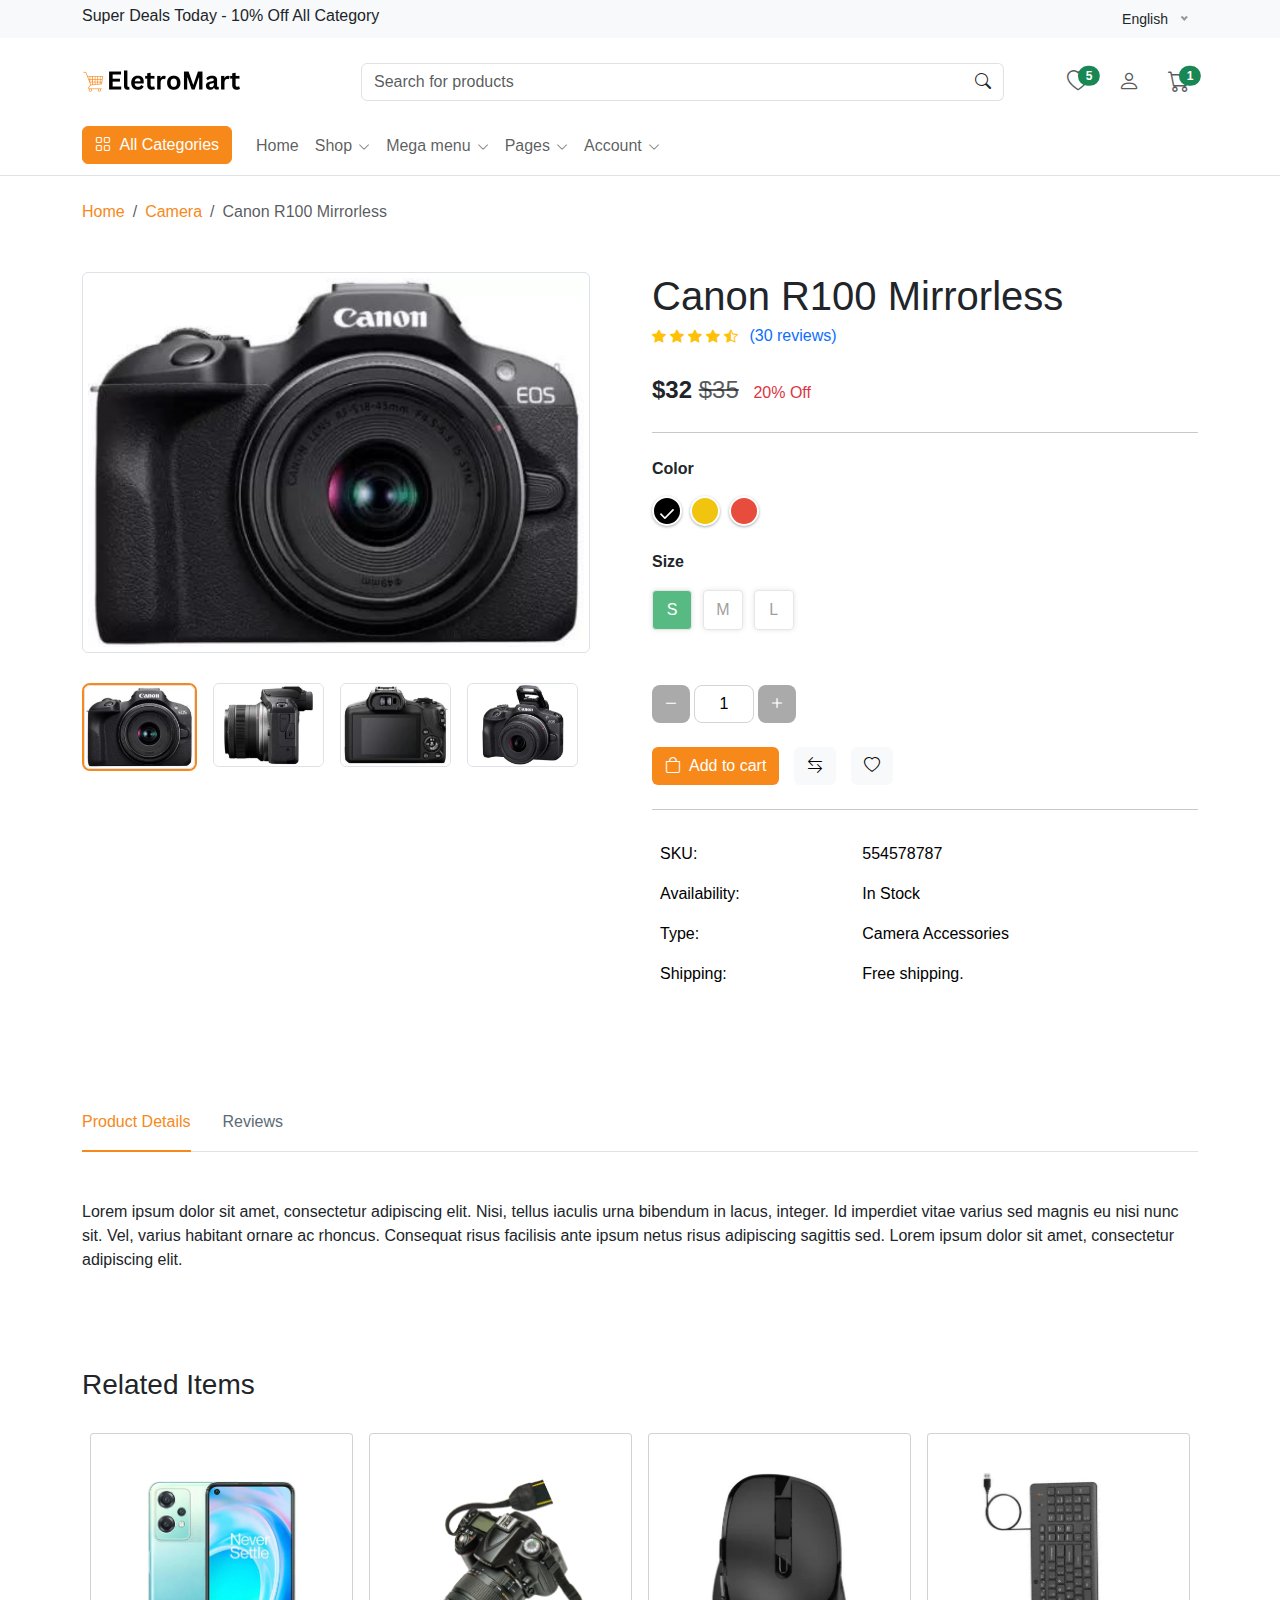
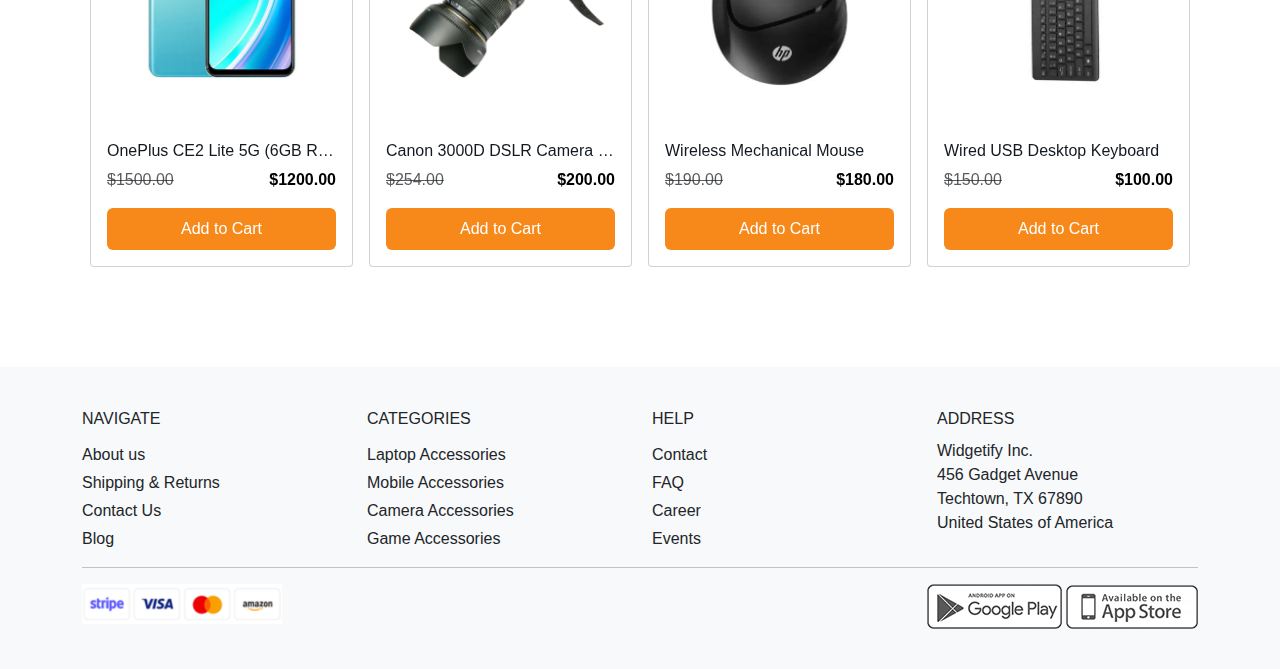
<file: shop-single.html>
<!DOCTYPE html>
<html lang="en">
<head>
    <meta charset="UTF-8">
    <meta name="viewport" content="width=device-width, initial-scale=1.0">
    <title>Shop Single | ElectroMart eCommerce</title>
    <meta name="description" content="" />
    <link rel="icon" type="image/x-icon" href="./assets/images/favicon.ico">
    <link rel="stylesheet" href="./assets/css/bootstrap.min.css">
    <link rel="stylesheet" href="./assets/font/bootstrap-icons-1.11.3/font/bootstrap-icons.min.css">
    <link rel="stylesheet" href="./assets/plugin/nice-select/nice-select.css">
    <link rel="stylesheet" href="./assets/plugin/OwlCarousel2-2.3.4/dist/assets/owl.carousel.min.css">
    <link rel="stylesheet" href="./assets/plugin/OwlCarousel2-2.3.4/dist/assets/owl.theme.default.min.css">
    <link rel="stylesheet" href="./assets/plugin/nouislider/nouislider.min.css">
    <link rel="stylesheet" href="./assets/plugin/slick/slick.css">
    <link rel="stylesheet" href="./assets/css/style.css">
</head>
<body>
    <header>
        <div class="border-bottom">
            <div class="bg-light py-1">
                <div class="container">
                    <div class="row">
                        <div class="col-md-6 col-12 text-center text-md-start"><span>Super Deals Today - 10% Off All Category </span></div>
                        <div class="col-6 text-end d-none d-md-block">
                            <div class="d-flex justify-content-end lang">
                                <select class="nice-option">
                                    <option value="English">
                                        <span class="me-2">
                                            <svg width="16" height="13" viewBox="0 0 16 13" fill="none"
                                                xmlns="http://www.w3.org/2000/svg">
                                                <g clip-path="url(#selectedlang)">
                                                    <path d="M0 0.5H16V12.5H0V0.5Z" fill="#012169"></path>
                                                    <path
                                                        d="M1.875 0.5L7.975 5.025L14.05 0.5H16V2.05L10 6.525L16 10.975V12.5H14L8 8.025L2.025 12.5H0V11L5.975 6.55L0 2.1V0.5H1.875Z"
                                                        fill="white"></path>
                                                    <path
                                                        d="M10.6 7.525L16 11.5V12.5L9.225 7.525H10.6ZM6 8.025L6.15 8.9L1.35 12.5H0L6 8.025ZM16 0.5V0.575L9.775 5.275L9.825 4.175L14.75 0.5H16ZM0 0.5L5.975 4.9H4.475L0 1.55V0.5Z"
                                                        fill="#C8102E"></path>
                                                    <path d="M6.025 0.5V12.5H10.025V0.5H6.025ZM0 4.5V8.5H16V4.5H0Z"
                                                        fill="white"></path>
                                                    <path d="M0 5.325V7.725H16V5.325H0ZM6.825 0.5V12.5H9.225V0.5H6.825Z"
                                                        fill="#C8102E"></path>
                                                </g>
                                                <defs>
                                                    <clipPath id="selectedlang">
                                                        <rect width="16" height="12" fill="white"
                                                            transform="translate(0 0.5)"></rect>
                                                    </clipPath>
                                                </defs>
                                            </svg>
                                        </span>
                                        English
                                    </option>

                                    <option value="Hindi"> <span class="me-2">
                                            <svg width="16" height="13" viewBox="0 0 16 13" fill="none"
                                                xmlns="http://www.w3.org/2000/svg">
                                                <g clip-path="url(#clip0_5543_19751)">
                                                    <path d="M0 8.5H16V12.5H0V8.5Z" fill="#FFCE00"></path>
                                                    <path d="M0 0.5H16V4.5H0V0.5Z" fill="black"></path>
                                                    <path d="M0 4.5H16V8.5H0V4.5Z" fill="#DD0000"></path>
                                                </g>
                                                <defs>
                                                    <clipPath id="clip0_5543_19751">
                                                        <rect width="16" height="12" fill="white"
                                                            transform="translate(0 0.5)"></rect>
                                                    </clipPath>
                                                </defs>
                                            </svg>
                                        </span>
                                        Hindi
                                    </option>
                                </select>
                            </div>
                        </div>
                    </div>
                </div>
            </div>
            <div class="py-4">
                <div class="container">
                    <div class="row w-100 align-items-center gx-lg-2 gx-0">
                        <div class="col-xxl-2 col-lg-3 col-md-6 col-5">
                            <a class="navbar-brand d-none d-lg-block" href="index.html">
                                <img src="./assets/images/logo.png" alt="eCommerce HTML Template">
                            </a>
                            <div class="d-flex justify-content-between w-100 d-lg-none">
                                <a class="navbar-brand" href="index.html">
                                    <img src="./assets/images/logo.png" alt="eCommerce HTML Template">
                                </a>
                            </div>
                        </div>
                        <div class="col-xxl-8 col-lg-7 d-none d-lg-block">
                            <form action="#">
                                <div class="input-group">
                                    <input class="form-control" type="search" placeholder="Search for products">
                                    <span class="input-group-append">
                                        <button class="btn bg-white border border-start-0 ms-n10 rounded-0 rounded-end"
                                            type="button">
                                            <span class="bi bi-search"></span>
                                        </button>
                                    </span>
                                </div>
                            </form>
                        </div>
                        <div class="col-lg-2 col-xxl-2 text-end col-md-6 col-7">
                            <div class="list-inline">
                                <div class="list-inline-item me-3 me-lg-4">
                                    <a href="wishlist.html" class="text-muted position-relative">
                                        <i class="bi bi-heart"></i>
                                        <span
                                            class="position-absolute top-0 start-100 translate-middle badge rounded-pill bg-success">
                                            5
                                            <span class="visually-hidden">unread messages</span>
                                        </span>
                                    </a>
                                </div>
                                <div class="list-inline-item me-3 me-lg-4">
                                    <a href="login.html" class="text-muted">
                                        <i class="bi bi-person"></i>
                                    </a>
                                </div>
                                <div class="list-inline-item me-3 me-lg-0">
                                    <a class="text-muted position-relative" href="cart.html">
                                        <i class="bi bi-cart"></i>
                                        <span
                                            class="position-absolute top-0 start-100 translate-middle badge rounded-pill bg-success">
                                            1
                                            <span class="visually-hidden">unread messages</span>
                                        </span>
                                    </a>
                                </div>
                                <div class="list-inline-item d-inline-block d-lg-none">
                                    <button class="navbar-toggler collapsed" type="button" data-bs-toggle="offcanvas"
                                        data-bs-target="#navbar-default" aria-controls="navbar-default"
                                        aria-label="Toggle navigation">
                                         <i class="bi bi-text-indent-left"></i>
                                </div>
                            </div>
                        </div>
                    </div>
                </div>
            </div>

            <nav class="navbar navbar-expand-lg navbar-light navbar-default py-0 pb-lg-2"
                aria-label="Offcanvas navbar large">
                <div class="container">
                    <div class="offcanvas offcanvas-start" tabindex="-1" id="navbar-default"
                        aria-labelledby="navbar-defaultLabel">
                        <div class="offcanvas-header pb-1">
                            <a href="index.html"><img src="./assets/images/logo.png"
                                    alt="eCommerce HTML Template"></a>
                            <button type="button" class="btn-close" data-bs-dismiss="offcanvas"
                                aria-label="Close"></button>
                        </div>
                        <div class="offcanvas-body">
                            <div class="d-block d-lg-none mb-4">
                                <form action="#">
                                    <div class="input-group">
                                        <input class="form-control" type="search" placeholder="Search for products">
                                        <span class="input-group-append">
                                            <button
                                                class="btn bg-white border border-start-0 ms-n10 rounded-0 rounded-end"
                                                type="button">
                                                <span class="bi bi-search"></span>
                                            </button>
                                        </span>
                                    </div>
                                </form>

                            </div>
                            <div class="d-block d-lg-none mb-4">
                                <a class="btn btn-primary w-100 d-flex justify-content-center align-items-center collapsed"
                                    data-bs-toggle="collapse" href="#collapseExample" role="button"
                                    aria-expanded="false" aria-controls="collapseExample">
                                    <span class="me-2">
                                        <i class="bi bi-grid"></i>
                                    </span>
                                    All Categories
                                </a>
                                <div class="mt-2 collapse" id="collapseExample">
                                    <div class="card card-body">
                                        <ul class="mb-0 list-unstyled">
                                            <li><a class="dropdown-item" href="#">Laptop Accessories</a></li>
                                            <li><a class="dropdown-item" href="#">Mobile Accessories</a></li>
                                            <li><a class="dropdown-item" href="#">Camera Accessories</a></li>
                                            <li><a class="dropdown-item" href="#">Games</a></li>
                                            <li><a class="dropdown-item" href="#">Smart Wearables</a></li>
                                            <li><a class="dropdown-item" href="#">Smart Home Automation</a></li>
                                            <li><a class="dropdown-item" href="#">Tablets</a></li>
                                        </ul>
                                    </div>
                                </div>
                            </div>
                            <div class="dropdown me-3 d-none d-lg-block">
                                <button class="btn btn-primary px-6" type="button" id="dropdownMenuButton1"
                                    data-bs-toggle="dropdown" aria-expanded="false">
                                    <span class="me-1">
                                        <i class="bi bi-grid"></i>
                                    </span>
                                    All Categories
                                </button>
                                <ul class="dropdown-menu" aria-labelledby="dropdownMenuButton1">
                                    <li><a class="dropdown-item" href="#">Laptop Accessories</a></li>
                                    <li><a class="dropdown-item" href="#">Mobile Accessories</a></li>
                                    <li><a class="dropdown-item" href="#">Camera Accessories</a></li>
                                    <li><a class="dropdown-item" href="#">Games</a></li>
                                    <li><a class="dropdown-item" href="#">Smart Wearables</a></li>
                                    <li><a class="dropdown-item" href="#">Smart Home Automation</a></li>
                                    <li><a class="dropdown-item" href="#">Tablets</a></li>
                                </ul>
                            </div>
                            <div>
                                <ul class="navbar-nav align-items-center">
                                    <li class="nav-item dropdown w-100 w-lg-auto">
                                        <a class="nav-link" href="index.html">Home</a>
                                    </li>
                                    <li class="nav-item dropdown w-100 w-lg-auto">
                                        <a class="nav-link dropdown-toggle" href="#" role="button"
                                            data-bs-toggle="dropdown" aria-expanded="false">Shop</a>
                                        <ul class="dropdown-menu">
                                            <li><a class="dropdown-item" href="shop.html">Shop Page - Filter</a></li>
                                            <li><a class="dropdown-item" href="shop-single.html">Shop Single</a></li>
                                            <li><a class="dropdown-item" href="wishlist.html">Shop Wishlist</a></li>
                                            <li><a class="dropdown-item" href="cart.html">Shop Cart</a></li>
                                            <li><a class="dropdown-item" href="checkout.html">Shop Checkout</a></li>
                                        </ul>
                                    </li>
                                    <li class="nav-item dropdown w-100 w-lg-auto dropdown-fullwidth">
                                        <a class="nav-link dropdown-toggle" href="#" role="button"
                                            data-bs-toggle="dropdown" aria-expanded="false">Mega menu</a>
                                        <div class="dropdown-menu pb-0">
                                            <div class="row p-2 p-lg-4">
                                                <div class="col-lg-3 col-12 mb-4 mb-lg-0">
                                                    <h6 class="text-primary ps-3">Laptop Accessories</h6>
                                                    <a class="dropdown-item" href="#">Mouse</a>
                                                    <a class="dropdown-item" href="#">Keyboard</a>
                                                    <a class="dropdown-item" href="#">USB</a>
                                                    <a class="dropdown-item" href="#">Data Cards</a>
                                                    <a class="dropdown-item" href="#">Router</a>
                                                    <a class="dropdown-item" href="#">Battery</a>
                                                    <a class="dropdown-item" href="#">Adapter</a>
                                                    <a class="dropdown-item" href="#">UPS</a>
                                                </div>
                                                <div class="col-lg-3 col-12 mb-4 mb-lg-0">
                                                    <h6 class="text-primary ps-3">Mobile Accessories</h6>
                                                    <a class="dropdown-item" href="#">Screen Guards</a>
                                                    <a class="dropdown-item" href="#">Plain Cases</a>
                                                    <a class="dropdown-item" href="#">Mobile Cables</a>
                                                    <a class="dropdown-item" href="#">Mobile Charger</a>
                                                    <a class="dropdown-item" href="#">Camera Lens</a>
                                                    <a class="dropdown-item" href="#">Mobile Flash</a>
                                                    <a class="dropdown-item" href="#">Power Bank</a>
                                                    <a class="dropdown-item" href="#">Mobile USB</a>
                                                </div>
                                                <div class="col-lg-3 col-12 mb-4 mb-lg-0">
                                                    <h6 class="text-primary ps-3">Camera Accessories</h6>
                                                    <a class="dropdown-item" href="#">Instant Camera</a>
                                                    <a class="dropdown-item" href="#">Drone</a>
                                                    <a class="dropdown-item" href="#">DSLR</a>
                                                    <a class="dropdown-item" href="#">Flashes</a>
                                                    <a class="dropdown-item" href="#">Sports & Action</a>
                                                    <a class="dropdown-item" href="#">Camera Lens</a>
                                                    <a class="dropdown-item" href="#">Camera tripods</a>
                                                    <a class="dropdown-item" href="#">Point & Shoot</a>
                                                </div>
                                                <div class="col-lg-3 col-12 mb-4 mb-lg-0">
                                                    <div class="position-relative">
                                                        <img src="./assets/images/category/special-offer.png"
                                                            class="rounded w-100" alt="eCommerce HTML Template"
                                                            class="img-fluid">
                                                        <div class="position-absolute ps-6 mt-8 top-0 p-4">
                                                            <h5 class="mb-0">
                                                                Dont miss this
                                                                <br>
                                                                offer today.
                                                            </h5>
                                                            <a href="#" class="btn btn-cart btn-sm mt-3">Shop Now</a>
                                                        </div>
                                                    </div>
                                                </div>
                                            </div>
                                        </div>
                                    </li>
                                    <li class="nav-item dropdown w-100 w-lg-auto">
                                        <a class="nav-link dropdown-toggle" href="#" role="button"
                                            data-bs-toggle="dropdown" aria-expanded="false">Pages</a>
                                        <ul class="dropdown-menu">
                                            <li><a class="dropdown-item" href="blog.html">Blog</a></li>
                                            <li><a class="dropdown-item" href="blog-single.html">Blog Single</a>
                                            </li>
                                            <li><a class="dropdown-item" href="about.html">About us</a></li>
                                            <li><a class="dropdown-item" href="contact.html">Contact</a></li>
                                        </ul>
                                    </li>
                                    <li class="nav-item dropdown w-100 w-lg-auto">
                                        <a class="nav-link dropdown-toggle" href="#" role="button"
                                            data-bs-toggle="dropdown" aria-expanded="false">Account</a>
                                            <ul class="dropdown-menu">
                                                <li><a class="dropdown-item" href="login.html">Sign in</a></li>
                                                <li><a class="dropdown-item" href="signup.html">Signup</a></li>
                                                <li><a class="dropdown-item" href="forgot-password.html">Forgot Password</a></li>
                                            </ul>
                                    </li>
                                    
                                </ul>
                            </div>
                        </div>
                    </div>
                </div>
            </nav>
        </div>
    </header>
    <div class="product-details">
        <main>
			<div class="mt-4">
				<div class="container">
					<!-- row -->
					<div class="row">
						<!-- col -->
						<div class="col-12">
							<!-- breadcrumb -->
							<nav aria-label="breadcrumb">
								<ol class="breadcrumb mb-0">
									<li class="breadcrumb-item"><a href="#">Home</a></li>
									<li class="breadcrumb-item"><a href="#">Camera</a></li>
									<li class="breadcrumb-item active" aria-current="page">Canon R100 Mirrorless</li>
								</ol>
							</nav>
						</div>
					</div>
				</div>
			</div>
			<section class="mt-5">
				<div class="container">
					<div class="row">
						<div class="col-md-5 col-xl-6 pe-lg-50">
                            <div class="zoom border rounded" id="product-img-zoom"  data-zoom-image="./assets/images/product/ps1.png">
                                <img src="./assets/images/product/ps1.png" class="w-100 rounded" alt="eCommerce Template">
                            </div>
							<div class="product-tools mt-3">
								<div class="thumbnails row g-3 slider-nav" id="productThumbnails" aria-label="Carousel Pagination">
									<div class="col-3">
										<div class="thumbnails-img border rounded">
											<img src="./assets/images/product/ps1.png" class="w-100 rounded" alt="eCommerce Template">
										</div>
									</div>
                                    <div class="col-3">
										<div class="thumbnails-img border rounded">
											<img src="./assets/images/product/ps2.png" class="w-100 rounded" alt="eCommerce Template">
										</div>
									</div>
                                    <div class="col-3">
										<div class="thumbnails-img border rounded">
											<img src="./assets/images/product/ps3.png" class="w-100 rounded" alt="eCommerce Template">
										</div>
									</div>
                                    <div class="col-3">
										<div class="thumbnails-img border rounded">
											<img src="./assets/images/product/ps4.png" class="w-100 rounded" alt="eCommerce Template">
										</div>
									</div>
								</div>
							</div>
						</div>
						<div class="col-md-7 col-xl-6">
							<div class="ps-lg-10 mt-5 mt-md-0">
								<h1 class="mb-1">Canon R100 Mirrorless</h1>
								<div class="mb-4">
									<small class="text-warning">
										<i class="bi bi-star-fill"></i>
										<i class="bi bi-star-fill"></i>
										<i class="bi bi-star-fill"></i>
										<i class="bi bi-star-fill"></i>
										<i class="bi bi-star-half"></i>
									</small>
									<a href="#" class="ms-2">(30 reviews)</a>
								</div>
								<div class="fs-4">
									<span class="fw-bold text-dark">$32</span>
									<span class="text-muted"><s>$35</s></span>
									<span><small class="fs-6 ms-2 text-danger">20% Off</small></span>
								</div>
								<!-- hr -->
								<hr class="my-4">
								<div class="mb-5">
									<div class="color-section mb-4">
                                        <p class="fw-bold">Color</p>
                                        <div class="custom-radios">
                                            <div class="color-item">
                                              <input type="radio" id="color-1" name="color" value="#000" checked>
                                              <label for="color-1">
                                                <span style="--color: #000;">
                                                  <img src="./assets/images/icon/check-icn.svg" alt="Checked Icon" />
                                                </span>
                                              </label>
                                            </div>
                                            <div class="color-item">
                                              <input type="radio" id="color-2" name="color" value="#f1c40f">
                                              <label for="color-2">
                                                <span style="--color: #f1c40f;">
                                                  <img src="./assets/images/icon/check-icn.svg" alt="Checked Icon" />
                                                </span>
                                              </label>
                                            </div>
                                            <div class="color-item">
                                              <input type="radio" id="color-3" name="color" value="#3e74c3c">
                                              <label for="color-3">
                                                <span style="--color: #e74c3c;">
                                                  <img src="./assets/images/icon/check-icn.svg" alt="Checked Icon" />
                                                </span>
                                              </label>
                                            </div>
                                          </div>
                                    </div>
                                    <div class="size-section mb-4">
                                        <p class="fw-bold">Size</p>
                                        <div class="size-custom-radios ">
                                            <div class="size-item">
                                              <input type="radio" id="size-s" name="size" value="s" checked>
                                              <label for="size-s">
                                                  <span>S</span>
                                              </label>
                                            </div>
                                            <div class="size-item">
                                              <input type="radio" id="size-m" name="size" value="m">
                                              <label for="size-m">
                                                <span>
                                                    M
                                                </span>
                                              </label>
                                            </div>
                                            <div class="size-item">
                                              <input type="radio" id="size-l" name="size" value="l">
                                              <label for="size-l">
                                                <span>
                                                    L
                                                </span>
                                              </label>
                                            </div>
                                          </div>
                                    </div>
								</div>


                                <div class="product-action">

                                    <div class="qty-container">
                                        <button class="qty-btn-minus count-decreament" type="button"><i class="bi bi-dash"></i></button>
                                        <input type="number" name="qty" value="1" class="input-qty input-cornered"/>
                                        <button class="qty-btn-plus count-increament" type="button"><i class="bi bi-plus"></i></button>
                                    </div>

                                    <ul class="d-flex list-unstyled mt-4">
                                       <li>
                                        <a href="cart.html" class="btn btn-cart"><i class="bi bi-bag me-2"></i>Add to cart</a>
                                       </li>
                                       <li>
										<a class="btn btn-light" href="#" data-bs-toggle="tooltip" data-bs-placement="top" aria-label="Compare" data-bs-original-title="Compare"><i class="bi bi-arrow-left-right"></i></a>
                                       </li>
                                       <li>
										<a class="btn btn-light" href="shop-wishlist.html" data-bs-toggle="tooltip" data-bs-placement="top" aria-label="Wishlist" data-bs-original-title="Wishlist"><i class="bi bi-heart"></i></a>
                                       </li>
                                    </ul>
                                </div>

								<hr class="my-4">
								<div>
									<!-- table -->
									<table class="table table-borderless mb-0">
										<tbody>
											<tr>
												<td>SKU:</td>
												<td>554578787</td>
											</tr>
											<tr>
												<td>Availability:</td>
												<td>In Stock</td>
											</tr>
											<tr>
												<td>Type:</td>
												<td>Camera Accessories</td>
											</tr>
											<tr>
												<td>Shipping:</td>
												<td>
                                                    Free shipping.
												</td>
											</tr>
										</tbody>
									</table>
								</div>
							</div>
						</div>
					</div>
				</div>
			</section>
			<section class="mt-100">
				<div class="container">
					<div class="row">
						<div class="col-md-12">
							<ul class="nav nav-pills nav-lb-tab" id="myTab" role="tablist">
								<!-- nav item -->
								<li class="nav-item" role="presentation">
									<!-- btn -->
									<button class="nav-link active" id="product-tab" data-bs-toggle="tab" data-bs-target="#product-tab-pane" type="button" role="tab" aria-controls="product-tab-pane" aria-selected="true">
										Product Details
									</button>
								</li>
								<!-- nav item -->
								<li class="nav-item" role="presentation">
									<!-- btn -->
									<button class="nav-link" id="reviews-tab" data-bs-toggle="tab" data-bs-target="#reviews-tab-pane" type="button" role="tab" aria-controls="reviews-tab-pane" aria-selected="false" tabindex="-1">
										Reviews
									</button>
								</li>
								
							</ul>
							<!-- tab content -->
							<div class="tab-content" id="myTabContent">
								<!-- tab pane -->
								<div class="tab-pane fade show active" id="product-tab-pane" role="tabpanel" aria-labelledby="product-tab" tabindex="0">
									<div class="my-5">
										<div class="mb-5">
											<!-- text -->
											<p class="mb-0">
												Lorem ipsum dolor sit amet, consectetur adipiscing elit. Nisi, tellus iaculis urna bibendum in lacus, integer. Id imperdiet vitae varius sed magnis eu nisi nunc sit. Vel,
												varius habitant ornare ac rhoncus. Consequat risus facilisis ante ipsum netus risus adipiscing sagittis sed. Lorem ipsum dolor sit amet, consectetur adipiscing elit.
											</p>
										</div>
									</div>
								</div>
								
								<div class="tab-pane fade" id="reviews-tab-pane" role="tabpanel" aria-labelledby="reviews-tab" tabindex="0">
									<div class="my-5">
										<div class="row">
											<div class="col-md-12">
												<div class="mb-5">
													<div class="d-flex border-bottom pb-2 mb-2">
														<div>
															<h6 class="mb-1">Devid1</h6>
															<p class="small">
																<span class="text-muted">01 January 2000</span>
																<span class="text-primary ms-3 fw-bold">Verified</span>
															</p>
															<div class="mb-2">
																<i class="bi bi-star-fill text-warning"></i>
																<i class="bi bi-star-fill text-warning"></i>
																<i class="bi bi-star-fill text-warning"></i>
																<i class="bi bi-star-fill text-warning"></i>
																<i class="bi bi-star-fill text-warning"></i>
															</div>
															<p>
															  Nice Product	
                                                            </p>
														</div>
													</div>
												</div>
											</div>
                                            <div class="col-md-12">
												<div class="mb-5">
													<div class="d-flex border-bottom pb-2 mb-2">
														<div>
															<h6 class="mb-1">Devid2</h6>
															<p class="small">
																<span class="text-muted">01 January 2000</span>
																<span class="text-primary ms-3 fw-bold">Verified</span>
															</p>
															<div class="mb-2">
																<i class="bi bi-star-fill text-warning"></i>
																<i class="bi bi-star-fill text-warning"></i>
																<i class="bi bi-star-fill text-warning"></i>
																<i class="bi bi-star-fill text-warning"></i>
																<i class="bi bi-star-half text-warning"></i>
															</div>
															<p>
															  Nice Product	
                                                            </p>
														</div>
													</div>
												</div>
											</div>
										</div>
									</div>
								</div>
							</div>
						</div>
					</div>
				</div>
			</section>

			<section class="my-5">
				<div class="container">
					<div class="row">
						<div class="col-12">
							<h3>Related Items</h3>
						</div>
					</div>
                    <div class="product mt-4">
                        <div class="owl-carousel product-slider">
                            <div class="card product-card mx-2">
                                <a href="shop-single.html">
                                    <img src="./assets/images/product/17.png" class="card-img-top"
                                        alt="eCommerce Template">
                                </a>
                                <div class="card-body">
                                    <h5 class="card-title"><a href="shop-single.html">
                                            OnePlus CE2 Lite 5G (6GB RAM)
                                        </a></h5>
                                    <div class="d-block d-sm-block d-md-flex d-lg-flex  justify-content-between align-items-center">
                                        <span class="text-muted strike-through"><s>$1500.00</s></span>
                                        <span class="sell-price">$1200.00</span>
                                    </div>
                                    <div class="icons">
                                        <a href="#" data-bs-toggle="tooltip" data-bs-placement="left" title="Wishlist"><i
                                                class="bi bi-heart"></i> </a>
                                        <a href="#" data-bs-toggle="tooltip" data-bs-placement="left" title="Quick view"><i
                                                class="bi bi-eye"></i></a>
                                        <a href="#" data-bs-toggle="tooltip" data-bs-placement="left" title="Compare"><i
                                                class="bi bi-arrow-left-right"></i> </a>
                                    </div>
                                    <span class="discount-badge">20% OFF</span>
                                </div>
                                <a href="cart.html" class="d-block rounded py-2 text-center border mx-3 mb-3 btn-cart">Add to
                                    Cart</a>
                            </div>
                            <div class="card product-card mx-2">
                                <a href="shop-single.html">
                                    <img src="./assets/images/product/1.png" class="card-img-top"
                                        alt="eCommerce Template">
                                </a>
                                <div class="card-body">
                                    <h5 class="card-title"><a href="shop-single.html">
                                        Canon 3000D DSLR Camera (Black)
                                        </a></h5>
                                    <div class="d-block d-sm-block d-md-flex d-lg-flex justify-content-between align-items-center">
                                        <span class="text-muted strike-through"><s>$254.00</s></span>
                                        <span class="sell-price">$200.00</span>
                                    </div>
                                    <div class="icons">
                                        <a href="#" data-bs-toggle="tooltip" data-bs-placement="left" title="Wishlist"><i
                                                class="bi bi-heart"></i> </a>
                                        <a href="#" data-bs-toggle="tooltip" data-bs-placement="left" title="Quick view"><i
                                                class="bi bi-eye"></i></a>
                                        <a href="#" data-bs-toggle="tooltip" data-bs-placement="left" title="Compare"><i
                                                class="bi bi-arrow-left-right"></i> </a>
                                    </div>
                                    <span class="discount-badge">10% OFF</span>
                                </div>
                                <a href="cart.html" class="d-block rounded py-2 text-center border mx-3 mb-3 btn-cart">Add to
                                    Cart</a>
                            </div>
                            <div class="card product-card mx-2">
                                <a href="shop-single.html">
                                    <img src="./assets/images/product/2.png" class="card-img-top"
                                        alt="eCommerce Template">
                                </a>
                                <div class="card-body">
                                    <h5 class="card-title"><a href="shop-single.html">
                                        Wireless Mechanical Mouse 
                                        </a></h5>
                                    <div class="d-block d-sm-block d-md-flex d-lg-flex justify-content-between align-items-center">
                                        <span class="text-muted strike-through"><s>$190.00</s></span>
                                        <span class="sell-price">$180.00</span>
                                    </div>
                                    <div class="icons">
                                        <a href="#" data-bs-toggle="tooltip" data-bs-placement="left" title="Wishlist"><i
                                                class="bi bi-heart"></i> </a>
                                        <a href="#" data-bs-toggle="tooltip" data-bs-placement="left" title="Quick view"><i
                                                class="bi bi-eye"></i></a>
                                        <a href="#" data-bs-toggle="tooltip" data-bs-placement="left" title="Compare"><i
                                                class="bi bi-arrow-left-right"></i> </a>
                                    </div>
                                    <span class="discount-badge">5% OFF</span>
                                </div>
                                <a href="cart.html" class="d-block rounded py-2 text-center border mx-3 mb-3 btn-cart">Add to
                                    Cart</a>
                            </div>
                            <div class="card product-card mx-2">
                                <a href="shop-single.html">
                                    <img src="./assets/images/product/3.png" class="card-img-top"
                                        alt="eCommerce Template">
                                </a>
                                <div class="card-body">
                                    <h5 class="card-title"><a href="shop-single.html">
                                          Wired USB Desktop Keyboard
                                        </a></h5>
                                    <div class="d-block d-sm-block d-md-flex d-lg-flex justify-content-between align-items-center">
                                        <span class="text-muted strike-through"><s>$150.00</s></span>
                                        <span class="sell-price">$100.00</span>
                                    </div>
                                    <div class="icons">
                                        <a href="#" data-bs-toggle="tooltip" data-bs-placement="left" title="Wishlist"><i
                                                class="bi bi-heart"></i> </a>
                                        <a href="#" data-bs-toggle="tooltip" data-bs-placement="left" title="Quick view"><i
                                                class="bi bi-eye"></i></a>
                                        <a href="#" data-bs-toggle="tooltip" data-bs-placement="left" title="Compare"><i
                                                class="bi bi-arrow-left-right"></i> </a>
                                    </div>
                                    <span class="discount-badge">30% OFF</span>
                                </div>
                                <a href="cart.html" class="d-block rounded py-2 text-center border mx-3 mb-3 btn-cart">Add to
                                    Cart</a>
                            </div>
                            <div class="card product-card mx-2">
                                <a href="shop-single.html">
                                    <img src="./assets/images/product/4.png" class="card-img-top"
                                        alt="eCommerce Template">
                                </a>
                                <div class="card-body">
                                    <h5 class="card-title"><a href="shop-single.html">
                                        SAMSUNG Galaxy Book4 Intel Core 5 120U
                                        </a></h5>
                                    <div class="d-block d-sm-block d-md-flex d-lg-flex justify-content-between align-items-center">
                                        <span class="text-muted strike-through"><s>$400.00</s></span>
                                        <span class="sell-price">$300.00</span>
                                    </div>
                                    <div class="icons">
                                        <a href="#" data-bs-toggle="tooltip" data-bs-placement="left" title="Wishlist"><i
                                                class="bi bi-heart"></i> </a>
                                        <a href="#" data-bs-toggle="tooltip" data-bs-placement="left" title="Quick view"><i
                                                class="bi bi-eye"></i></a>
                                        <a href="#" data-bs-toggle="tooltip" data-bs-placement="left" title="Compare"><i
                                                class="bi bi-arrow-left-right"></i> </a>
                                    </div>
                                    <span class="discount-badge">10% OFF</span>
                                </div>
                                <a href="cart.html" class="d-block rounded py-2 text-center border mx-3 mb-3 btn-cart">Add to
                                    Cart</a>
                            </div>
                        </div>
                    </div>
				</div>
			</section>
		</main>
    </div>

    <!-- Footer Section -->
    <footer class="mt-100">
        <div class="container">
            <div class="footer">
                <div class="row">
                    <div class="col-6 col-sm-6 col-md-3 col-lg-3 col-xl-3 mb-4 mb-sm-4 mb-md-4 mb-lg-0">
                        <p class="m-0 p-0 fw-medium mb-2 text-uppercase ">Navigate</p>
                        <ul class="m-0 p-0 list-unstyled">
                            <li><a href="#">About us</a></li>
                            <li><a href="#">Shipping & Returns</a></li>
                            <li><a href="#">Contact Us</a></li>
                            <li><a href="#">Blog</a></li>
                        </ul>
                    </div>
                    <div class="col-6 col-sm-6 col-md-3 col-lg-3 col-xl-3 mb-4 mb-sm-4 mb-md-4 mb-lg-0">
                        <p class="m-0 p-0 fw-medium mb-2 text-uppercase">Categories</p>
                        <ul class="m-0 p-0 list-unstyled">
                            <li><a href="#">Laptop Accessories</a></li>
                            <li><a href="#">Mobile Accessories</a></li>
                            <li><a href="#">Camera Accessories</a></li>
                            <li><a href="#">Game Accessories</a></li>
                        </ul>
                    </div>
                    <div class="col-6 col-sm-6 col-md-3 col-lg-3 col-xl-3 mb-4 mb-sm-4 mb-md-4 mb-lg-0">
                        <p class="m-0 p-0 fw-medium mb-2 text-uppercase">Help</p>
                        <ul class="m-0 p-0 list-unstyled">
                            <li><a href="#">Contact</a></li>
                            <li><a href="#">FAQ</a></li>
                            <li><a href="#">Career</a></li>
                            <li><a href="#">Events</a></li>
                        </ul>
                    </div>
                    <div class="col-6 col-sm-6 col-md-3 col-lg-3 col-xl-3 mb-4 mb-sm-4 mb-md-4 mb-lg-0">
                        <p class="m-0 p-0 fw-medium mb-2 text-uppercase">Address</p>
                        <span>
                            Widgetify Inc. <br>
                            456 Gadget Avenue <br>
                            Techtown, TX 67890 <br>
                            United States of America
                        </span>
                    </div>
                </div>
                <hr>
                <div class="d-block d-sm-block d-md-flex d-lg-flex justify-content-between bottom-footer">
                    <div class="mb-4 mb-sm-4 mb-md-4 mb-lg-0">
                        <img src="./assets/images/payment-method.png" alt="eCommerce Html Template">
                    </div>
                    <div>
                        <a href="#">
                            <img src="./assets/images/google-store.webp" alt="eCommerce Html Template">
                        </a>
                        <a href="#">
                            <img src="./assets/images/apple-store.webp" alt="eCommerce Html Template">
                        </a>
                    </div>
                </div>
            </div>
        </div>
    </footer>
    <!-- End Footer Section -->

    <script src="./assets/js/jquery-3.6.0.min.js"></script>
    <script src="./assets/js/bootstrap.bundle.min.js"></script>
    <script src="./assets/js/jquery.ez-plus.js"></script>
    <script src="./assets/plugin/nice-select/jquery.nice-select.min.js"></script>
    <script src="./assets/plugin/OwlCarousel2-2.3.4/dist/owl.carousel.min.js"></script>
    <script src="./assets/plugin/nouislider/nouislider.min.js"></script>
    <script src="./assets/plugin/slick/slick.min.js"></script>
    <script src="./assets/js/timer.js"></script>
    <script src="./assets/js/main.js"></script>
</body>
</html>
</file>
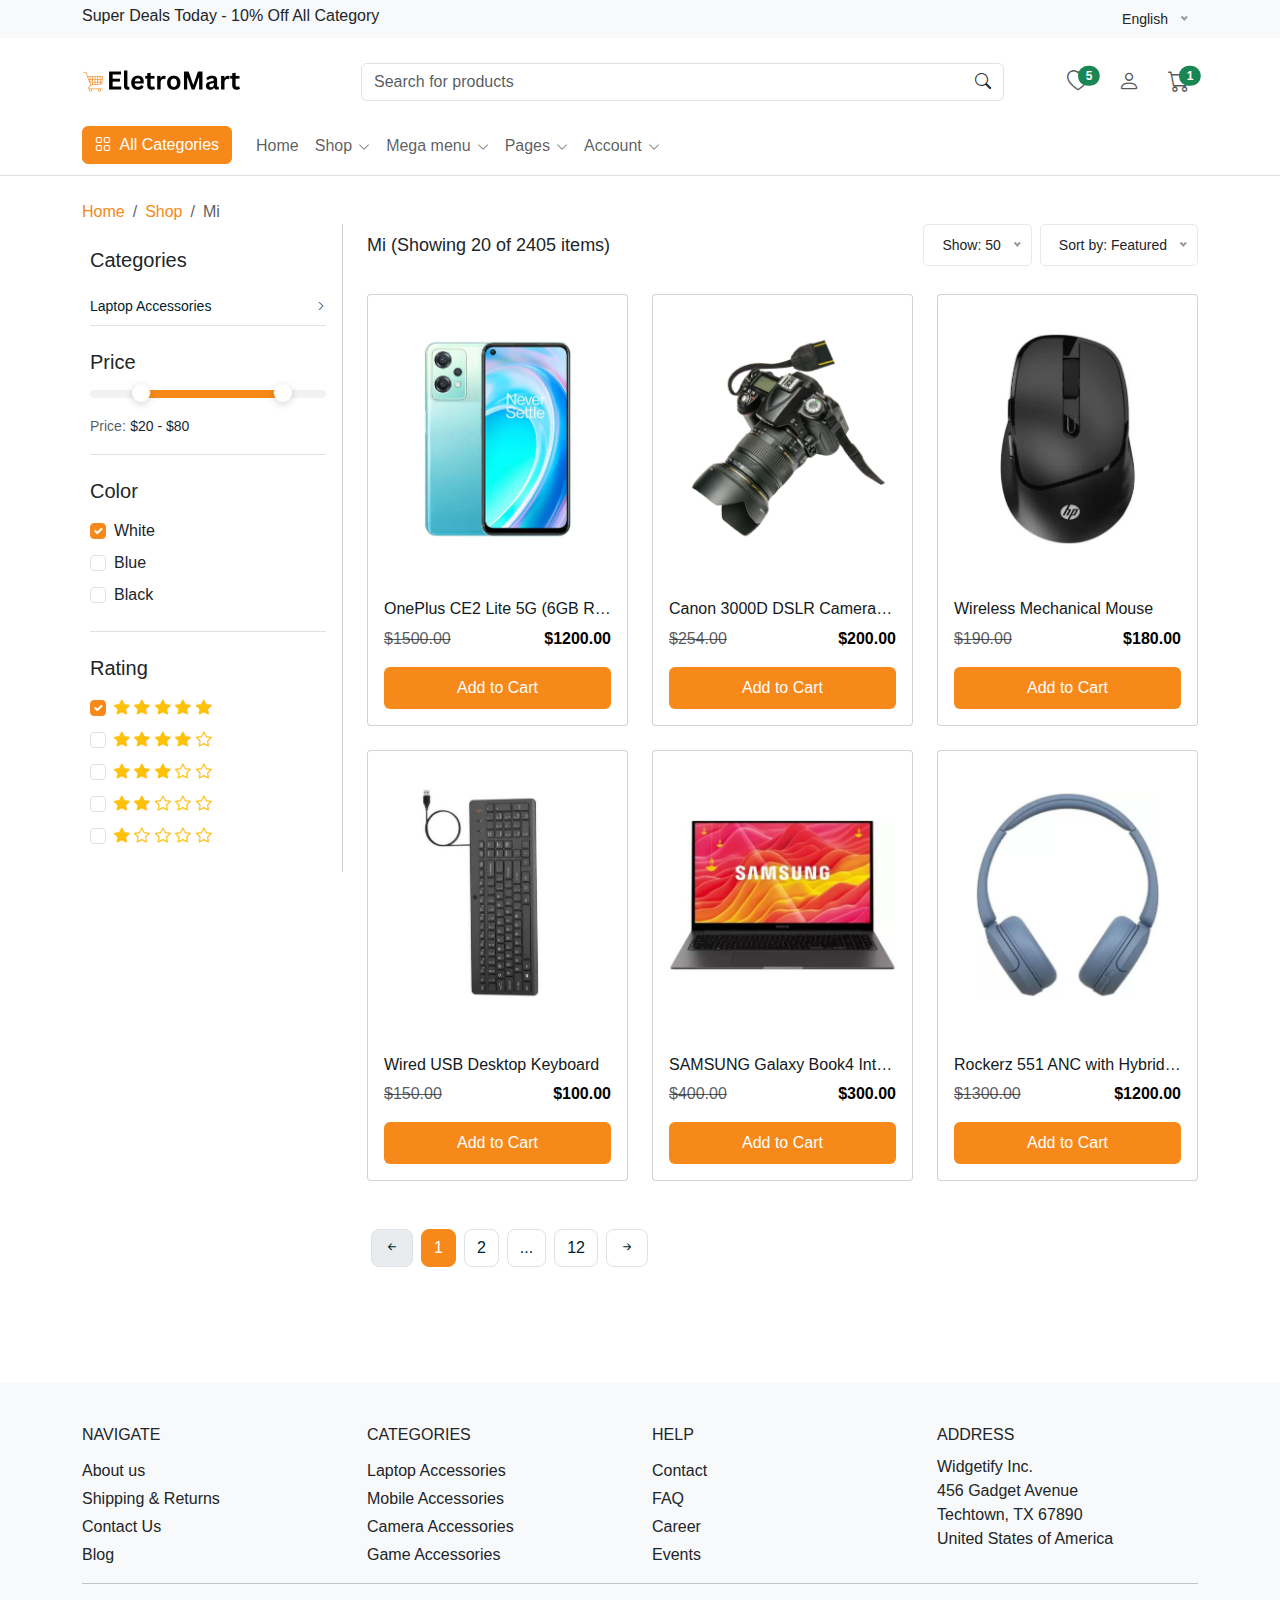
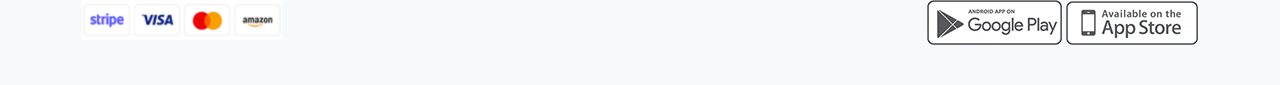
<file: shop.html>
<!DOCTYPE html>
<html lang="en">
<head>
    <meta charset="UTF-8">
    <meta name="viewport" content="width=device-width, initial-scale=1.0">
    <title>Shop | ElectroMart eCommerce</title>
    <meta name="description" content="" />
    <link rel="icon" type="image/x-icon" href="./assets/images/favicon.ico">
    <link rel="stylesheet" href="./assets/css/bootstrap.min.css">
    <link rel="stylesheet" href="./assets/font/bootstrap-icons-1.11.3/font/bootstrap-icons.min.css">
    <link rel="stylesheet" href="./assets/plugin/nice-select/nice-select.css">
    <link rel="stylesheet" href="./assets/plugin/OwlCarousel2-2.3.4/dist/assets/owl.carousel.min.css">
    <link rel="stylesheet" href="./assets/plugin/OwlCarousel2-2.3.4/dist/assets/owl.theme.default.min.css">
    <link rel="stylesheet" href="./assets/plugin/nouislider/nouislider.min.css">
    <link rel="stylesheet" href="./assets/plugin/slick/slick.css">
    <link rel="stylesheet" href="./assets/css/style.css">
</head>
<body>
    <header>
        <div class="border-bottom">
            <div class="bg-light py-1">
                <div class="container">
                    <div class="row">
                        <div class="col-md-6 col-12 text-center text-md-start"><span>Super Deals Today - 10% Off All Category </span></div>
                        <div class="col-6 text-end d-none d-md-block">
                            <div class="d-flex justify-content-end lang">
                                <select class="nice-option">
                                    <option value="English">
                                        <span class="me-2">
                                            <svg width="16" height="13" viewBox="0 0 16 13" fill="none"
                                                xmlns="http://www.w3.org/2000/svg">
                                                <g clip-path="url(#selectedlang)">
                                                    <path d="M0 0.5H16V12.5H0V0.5Z" fill="#012169"></path>
                                                    <path
                                                        d="M1.875 0.5L7.975 5.025L14.05 0.5H16V2.05L10 6.525L16 10.975V12.5H14L8 8.025L2.025 12.5H0V11L5.975 6.55L0 2.1V0.5H1.875Z"
                                                        fill="white"></path>
                                                    <path
                                                        d="M10.6 7.525L16 11.5V12.5L9.225 7.525H10.6ZM6 8.025L6.15 8.9L1.35 12.5H0L6 8.025ZM16 0.5V0.575L9.775 5.275L9.825 4.175L14.75 0.5H16ZM0 0.5L5.975 4.9H4.475L0 1.55V0.5Z"
                                                        fill="#C8102E"></path>
                                                    <path d="M6.025 0.5V12.5H10.025V0.5H6.025ZM0 4.5V8.5H16V4.5H0Z"
                                                        fill="white"></path>
                                                    <path d="M0 5.325V7.725H16V5.325H0ZM6.825 0.5V12.5H9.225V0.5H6.825Z"
                                                        fill="#C8102E"></path>
                                                </g>
                                                <defs>
                                                    <clipPath id="selectedlang">
                                                        <rect width="16" height="12" fill="white"
                                                            transform="translate(0 0.5)"></rect>
                                                    </clipPath>
                                                </defs>
                                            </svg>
                                        </span>
                                        English
                                    </option>

                                    <option value="Hindi"> <span class="me-2">
                                            <svg width="16" height="13" viewBox="0 0 16 13" fill="none"
                                                xmlns="http://www.w3.org/2000/svg">
                                                <g clip-path="url(#clip0_5543_19751)">
                                                    <path d="M0 8.5H16V12.5H0V8.5Z" fill="#FFCE00"></path>
                                                    <path d="M0 0.5H16V4.5H0V0.5Z" fill="black"></path>
                                                    <path d="M0 4.5H16V8.5H0V4.5Z" fill="#DD0000"></path>
                                                </g>
                                                <defs>
                                                    <clipPath id="clip0_5543_19751">
                                                        <rect width="16" height="12" fill="white"
                                                            transform="translate(0 0.5)"></rect>
                                                    </clipPath>
                                                </defs>
                                            </svg>
                                        </span>
                                        Hindi
                                    </option>
                                </select>
                            </div>
                        </div>
                    </div>
                </div>
            </div>
            <div class="py-4">
                <div class="container">
                    <div class="row w-100 align-items-center gx-lg-2 gx-0">
                        <div class="col-xxl-2 col-lg-3 col-md-6 col-5">
                            <a class="navbar-brand d-none d-lg-block" href="index.html">
                                <img src="./assets/images/logo.png" alt="eCommerce HTML Template">
                            </a>
                            <div class="d-flex justify-content-between w-100 d-lg-none">
                                <a class="navbar-brand" href="index.html">
                                    <img src="./assets/images/logo.png" alt="eCommerce HTML Template">
                                </a>
                            </div>
                        </div>
                        <div class="col-xxl-8 col-lg-7 d-none d-lg-block">
                            <form action="#">
                                <div class="input-group">
                                    <input class="form-control" type="search" placeholder="Search for products">
                                    <span class="input-group-append">
                                        <button class="btn bg-white border border-start-0 ms-n10 rounded-0 rounded-end"
                                            type="button">
                                            <span class="bi bi-search"></span>
                                        </button>
                                    </span>
                                </div>
                            </form>
                        </div>
                        <div class="col-lg-2 col-xxl-2 text-end col-md-6 col-7">
                            <div class="list-inline">
                                <div class="list-inline-item me-3 me-lg-4">
                                    <a href="wishlist.html" class="text-muted position-relative">
                                        <i class="bi bi-heart"></i>
                                        <span
                                            class="position-absolute top-0 start-100 translate-middle badge rounded-pill bg-success">
                                            5
                                            <span class="visually-hidden">unread messages</span>
                                        </span>
                                    </a>
                                </div>
                                <div class="list-inline-item me-3 me-lg-4">
                                    <a href="login.html" class="text-muted">
                                        <i class="bi bi-person"></i>
                                    </a>
                                </div>
                                <div class="list-inline-item me-3 me-lg-0">
                                    <a class="text-muted position-relative" href="cart.html">
                                        <i class="bi bi-cart"></i>
                                        <span
                                            class="position-absolute top-0 start-100 translate-middle badge rounded-pill bg-success">
                                            1
                                            <span class="visually-hidden">unread messages</span>
                                        </span>
                                    </a>
                                </div>
                                <div class="list-inline-item d-inline-block d-lg-none">
                                    <button class="navbar-toggler collapsed" type="button" data-bs-toggle="offcanvas"
                                        data-bs-target="#navbar-default" aria-controls="navbar-default"
                                        aria-label="Toggle navigation">
                                         <i class="bi bi-text-indent-left"></i>
                                </div>
                            </div>
                        </div>
                    </div>
                </div>
            </div>

            <nav class="navbar navbar-expand-lg navbar-light navbar-default py-0 pb-lg-2"
                aria-label="Offcanvas navbar large">
                <div class="container">
                    <div class="offcanvas offcanvas-start" tabindex="-1" id="navbar-default"
                        aria-labelledby="navbar-defaultLabel">
                        <div class="offcanvas-header pb-1">
                            <a href="index.html"><img src="./assets/images/logo.png"
                                    alt="eCommerce HTML Template"></a>
                            <button type="button" class="btn-close" data-bs-dismiss="offcanvas"
                                aria-label="Close"></button>
                        </div>
                        <div class="offcanvas-body">
                            <div class="d-block d-lg-none mb-4">
                                <form action="#">
                                    <div class="input-group">
                                        <input class="form-control" type="search" placeholder="Search for products">
                                        <span class="input-group-append">
                                            <button
                                                class="btn bg-white border border-start-0 ms-n10 rounded-0 rounded-end"
                                                type="button">
                                                <span class="bi bi-search"></span>
                                            </button>
                                        </span>
                                    </div>
                                </form>

                            </div>
                            <div class="d-block d-lg-none mb-4">
                                <a class="btn btn-primary w-100 d-flex justify-content-center align-items-center collapsed"
                                    data-bs-toggle="collapse" href="#collapseExample" role="button"
                                    aria-expanded="false" aria-controls="collapseExample">
                                    <span class="me-2">
                                        <i class="bi bi-grid"></i>
                                    </span>
                                    All Categories
                                </a>
                                <div class="mt-2 collapse" id="collapseExample">
                                    <div class="card card-body">
                                        <ul class="mb-0 list-unstyled">
                                            <li><a class="dropdown-item" href="#">Laptop Accessories</a></li>
                                            <li><a class="dropdown-item" href="#">Mobile Accessories</a></li>
                                            <li><a class="dropdown-item" href="#">Camera Accessories</a></li>
                                            <li><a class="dropdown-item" href="#">Games</a></li>
                                            <li><a class="dropdown-item" href="#">Smart Wearables</a></li>
                                            <li><a class="dropdown-item" href="#">Smart Home Automation</a></li>
                                            <li><a class="dropdown-item" href="#">Tablets</a></li>
                                        </ul>
                                    </div>
                                </div>
                            </div>
                            <div class="dropdown me-3 d-none d-lg-block">
                                <button class="btn btn-primary px-6" type="button" id="dropdownMenuButton1"
                                    data-bs-toggle="dropdown" aria-expanded="false">
                                    <span class="me-1">
                                        <i class="bi bi-grid"></i>
                                    </span>
                                    All Categories
                                </button>
                                <ul class="dropdown-menu" aria-labelledby="dropdownMenuButton1">
                                    <li><a class="dropdown-item" href="#">Laptop Accessories</a></li>
                                    <li><a class="dropdown-item" href="#">Mobile Accessories</a></li>
                                    <li><a class="dropdown-item" href="#">Camera Accessories</a></li>
                                    <li><a class="dropdown-item" href="#">Games</a></li>
                                    <li><a class="dropdown-item" href="#">Smart Wearables</a></li>
                                    <li><a class="dropdown-item" href="#">Smart Home Automation</a></li>
                                    <li><a class="dropdown-item" href="#">Tablets</a></li>
                                </ul>
                            </div>
                            <div>
                                <ul class="navbar-nav align-items-center">
                                    <li class="nav-item dropdown w-100 w-lg-auto">
                                        <a class="nav-link" href="index.html">Home</a>
                                    </li>
                                    <li class="nav-item dropdown w-100 w-lg-auto">
                                        <a class="nav-link dropdown-toggle" href="#" role="button"
                                            data-bs-toggle="dropdown" aria-expanded="false">Shop</a>
                                        <ul class="dropdown-menu">
                                            <li><a class="dropdown-item" href="shop.html">Shop Page - Filter</a></li>
                                            <li><a class="dropdown-item" href="shop-single.html">Shop Single</a></li>
                                            <li><a class="dropdown-item" href="wishlist.html">Shop Wishlist</a></li>
                                            <li><a class="dropdown-item" href="cart.html">Shop Cart</a></li>
                                            <li><a class="dropdown-item" href="checkout.html">Shop Checkout</a></li>
                                        </ul>
                                    </li>
                                    <li class="nav-item dropdown w-100 w-lg-auto dropdown-fullwidth">
                                        <a class="nav-link dropdown-toggle" href="#" role="button"
                                            data-bs-toggle="dropdown" aria-expanded="false">Mega menu</a>
                                        <div class="dropdown-menu pb-0">
                                            <div class="row p-2 p-lg-4">
                                                <div class="col-lg-3 col-12 mb-4 mb-lg-0">
                                                    <h6 class="text-primary ps-3">Laptop Accessories</h6>
                                                    <a class="dropdown-item" href="#">Mouse</a>
                                                    <a class="dropdown-item" href="#">Keyboard</a>
                                                    <a class="dropdown-item" href="#">USB</a>
                                                    <a class="dropdown-item" href="#">Data Cards</a>
                                                    <a class="dropdown-item" href="#">Router</a>
                                                    <a class="dropdown-item" href="#">Battery</a>
                                                    <a class="dropdown-item" href="#">Adapter</a>
                                                    <a class="dropdown-item" href="#">UPS</a>
                                                </div>
                                                <div class="col-lg-3 col-12 mb-4 mb-lg-0">
                                                    <h6 class="text-primary ps-3">Mobile Accessories</h6>
                                                    <a class="dropdown-item" href="#">Screen Guards</a>
                                                    <a class="dropdown-item" href="#">Plain Cases</a>
                                                    <a class="dropdown-item" href="#">Mobile Cables</a>
                                                    <a class="dropdown-item" href="#">Mobile Charger</a>
                                                    <a class="dropdown-item" href="#">Camera Lens</a>
                                                    <a class="dropdown-item" href="#">Mobile Flash</a>
                                                    <a class="dropdown-item" href="#">Power Bank</a>
                                                    <a class="dropdown-item" href="#">Mobile USB</a>
                                                </div>
                                                <div class="col-lg-3 col-12 mb-4 mb-lg-0">
                                                    <h6 class="text-primary ps-3">Camera Accessories</h6>
                                                    <a class="dropdown-item" href="#">Instant Camera</a>
                                                    <a class="dropdown-item" href="#">Drone</a>
                                                    <a class="dropdown-item" href="#">DSLR</a>
                                                    <a class="dropdown-item" href="#">Flashes</a>
                                                    <a class="dropdown-item" href="#">Sports & Action</a>
                                                    <a class="dropdown-item" href="#">Camera Lens</a>
                                                    <a class="dropdown-item" href="#">Camera tripods</a>
                                                    <a class="dropdown-item" href="#">Point & Shoot</a>
                                                </div>
                                                <div class="col-lg-3 col-12 mb-4 mb-lg-0">
                                                    <div class="position-relative">
                                                        <img src="./assets/images/category/special-offer.png"
                                                            class="rounded w-100" alt="eCommerce HTML Template"
                                                            class="img-fluid">
                                                        <div class="position-absolute ps-6 mt-8 top-0 p-4">
                                                            <h5 class="mb-0">
                                                                Dont miss this
                                                                <br>
                                                                offer today.
                                                            </h5>
                                                            <a href="#" class="btn btn-cart btn-sm mt-3">Shop Now</a>
                                                        </div>
                                                    </div>
                                                </div>
                                            </div>
                                        </div>
                                    </li>
                                    <li class="nav-item dropdown w-100 w-lg-auto">
                                        <a class="nav-link dropdown-toggle" href="#" role="button"
                                            data-bs-toggle="dropdown" aria-expanded="false">Pages</a>
                                        <ul class="dropdown-menu">
                                            <li><a class="dropdown-item" href="blog.html">Blog</a></li>
                                            <li><a class="dropdown-item" href="blog-single.html">Blog Single</a>
                                            </li>
                                            <li><a class="dropdown-item" href="about.html">About us</a></li>
                                            <li><a class="dropdown-item" href="contact.html">Contact</a></li>
                                        </ul>
                                    </li>
                                    <li class="nav-item dropdown w-100 w-lg-auto">
                                        <a class="nav-link dropdown-toggle" href="#" role="button"
                                            data-bs-toggle="dropdown" aria-expanded="false">Account</a>
                                            <ul class="dropdown-menu">
                                                <li><a class="dropdown-item" href="login.html">Sign in</a></li>
                                                <li><a class="dropdown-item" href="signup.html">Signup</a></li>
                                                <li><a class="dropdown-item" href="forgot-password.html">Forgot Password</a></li>
                                            </ul>
                                    </li>
                                    
                                </ul>
                            </div>
                        </div>
                    </div>
                </div>
            </nav>
        </div>
    </header>

    <main>
        <div class="shop-section">
        <!-- section-->
        <div class="mt-4">
           <div class="container">
              <!-- row -->
              <div class="row">
                 <!-- col -->
                 <div class="col-12">
                    <!-- breadcrumb -->
                    <nav aria-label="breadcrumb">
                       <ol class="breadcrumb mb-0">
                          <li class="breadcrumb-item"><a href="#!">Home</a></li>
                          <li class="breadcrumb-item"><a href="#!">Shop</a></li>
                          <li class="breadcrumb-item active" aria-current="page">Mi</li>
                       </ol>
                    </nav>
                 </div>
              </div>
           </div>
        </div>
        <!-- section -->
        <div class="mb-lg-14 mb-5">
           <!-- container -->
           <div class="container">
              <!-- row -->
              <div class="row gx-10">
                 <!-- col -->
                 <aside class="col-lg-3 col-md-4 mb-2">
                    <div class="offcanvas offcanvas-start offcanvas-collapse w-md-50" tabindex="-1" id="offcanvasCategory" aria-labelledby="offcanvasCategoryLabel">
                       <div class="offcanvas-header d-lg-none border-bottom">
                          <h5 class="offcanvas-title" id="offcanvasCategoryLabel">Filter</h5>
                          <button type="button" class="btn-close" data-bs-dismiss="offcanvas" aria-label="Close"></button>
                       </div>
                       <div class="offcanvas-body ps-lg-2 pt-lg-0">
                        <div class="my-4">
                            <!-- title -->
                            <h5 class="mb-3">Categories</h5>
                            <!-- nav -->
                            <ul class="nav nav-category" id="categoryCollapseMenu">
                               <li class="nav-item border-bottom w-100">
                                  <a href="#" class="nav-link collapsed" data-bs-toggle="collapse" data-bs-target="#categoryFlushOne" aria-expanded="false" aria-controls="categoryFlushOne">
                                     Laptop Accessories
                                     <i class="bi bi-chevron-right"></i>
                                  </a>
                                  <!-- accordion collapse -->
                                  <div id="categoryFlushOne" class="accordion-collapse collapse" data-bs-parent="#categoryCollapseMenu">
                                     <div>
                                        <ul class="nav flex-column ms-3">
                                           <li class="nav-item"><a href="#!" class="nav-link">Mouse</a></li>
                                           <li class="nav-item"><a href="#!" class="nav-link">Keyboard</a></li>
                                           <li class="nav-item"><a href="#!" class="nav-link">USB</a></li>
                                           <li class="nav-item"><a href="#!" class="nav-link">Data Cards</a></li>
                                         </ul>
                                     </div>
                                  </div>
                               </li>
                            </ul>
                         </div>
                         <div class="my-4 border-bottom pb-3">
                            <!-- price -->
                            <h5 class="mb-3">Price</h5>
                            <div>
                               <!-- range -->
                               <div id="priceRange" class="mb-3"></div>
                               <small class="text-muted">Price:</small>
                               <span id="priceRange-value" class="small"></span>
                            </div>
                         </div>
                         <div class="my-4 border-bottom pb-3">
                            <h5 class="mb-3">Color</h5>
                            <!-- form check -->
                            <div class="form-check mb-2">
                               <!-- input -->
                               <input class="form-check-input" type="checkbox" value="" id="tWhite" checked>
                               <label class="form-check-label" for="tWhite">White</label>
                            </div>
                            <!-- form check -->
                            <div class="form-check mb-2">
                               <!-- input -->
                               <input class="form-check-input" type="checkbox" value="" id="tBlue">
                               <label class="form-check-label" for="tBlue">Blue</label>
                            </div>
                            <!-- form check -->
                            <div class="form-check mb-2">
                               <!-- input -->
                               <input class="form-check-input" type="checkbox" value="" id="tBlack">
                               <label class="form-check-label" for="tBlack">Black</label>
                            </div>
                         </div>
                         <div class="mt-4">
                            <h5 class="mb-3">Rating</h5>
                            <div>
                               <!-- form check -->
                               <div class="form-check mb-2">
                                  <!-- input -->
                                  <input class="form-check-input" type="checkbox" value="" checked id="ratingFive">
                                  <label class="form-check-label" for="ratingFive">
                                     <i class="bi bi-star-fill text-warning"></i>
                                     <i class="bi bi-star-fill text-warning"></i>
                                     <i class="bi bi-star-fill text-warning"></i>
                                     <i class="bi bi-star-fill text-warning"></i>
                                     <i class="bi bi-star-fill text-warning"></i>
                                  </label>
                               </div>
                               <!-- form check -->
                               <div class="form-check mb-2">
                                  <!-- input -->
                                  <input class="form-check-input" type="checkbox" value="" id="ratingFour">
                                  <label class="form-check-label" for="ratingFour">
                                     <i class="bi bi-star-fill text-warning"></i>
                                     <i class="bi bi-star-fill text-warning"></i>
                                     <i class="bi bi-star-fill text-warning"></i>
                                     <i class="bi bi-star-fill text-warning"></i>
                                     <i class="bi bi-star text-warning"></i>
                                  </label>
                               </div>
                               <!-- form check -->
                               <div class="form-check mb-2">
                                  <!-- input -->
                                  <input class="form-check-input" type="checkbox" value="" id="ratingThree">
                                  <label class="form-check-label" for="ratingThree">
                                     <i class="bi bi-star-fill text-warning"></i>
                                     <i class="bi bi-star-fill text-warning"></i>
                                     <i class="bi bi-star-fill text-warning"></i>
                                     <i class="bi bi-star text-warning"></i>
                                     <i class="bi bi-star text-warning"></i>
                                  </label>
                               </div>
                               <!-- form check -->
                               <div class="form-check mb-2">
                                  <!-- input -->
                                  <input class="form-check-input" type="checkbox" value="" id="ratingTwo">
                                  <label class="form-check-label" for="ratingTwo">
                                     <i class="bi bi-star-fill text-warning"></i>
                                     <i class="bi bi-star-fill text-warning"></i>
                                     <i class="bi bi-star text-warning"></i>
                                     <i class="bi bi-star text-warning"></i>
                                     <i class="bi bi-star text-warning"></i>
                                  </label>
                               </div>
                               <!-- form check -->
                               <div class="form-check mb-2">
                                  <!-- input -->
                                  <input class="form-check-input" type="checkbox" value="" id="ratingOne">
                                  <label class="form-check-label" for="ratingOne">
                                     <i class="bi bi-star-fill text-warning"></i>
                                     <i class="bi bi-star text-warning"></i>
                                     <i class="bi bi-star text-warning"></i>
                                     <i class="bi bi-star text-warning"></i>
                                     <i class="bi bi-star text-warning"></i>
                                  </label>
                               </div>
                            </div>
                         </div>
                       </div>
                    </div>
                 </aside>
                 <section class="col-lg-9 col-md-12">
                   
                    <!-- list icon -->
                    <div class="d-lg-flex justify-content-between align-items-center">
                       <div class="mb-3 mb-lg-0">
                           <h1 class="filter-title">Mi (Showing 20 of 2405 items)</h1>
                       </div>

                       <!-- icon -->
                       <div class="d-md-flex justify-content-between align-items-center">
                          <div class="d-flex align-items-center justify-content-between">
                             <div class="d-lg-none">
                                <a class="btn border px-4 text-muted" data-bs-toggle="offcanvas" href="#offcanvasCategory" role="button" aria-controls="offcanvasCategory">
                                   <svg xmlns="http://www.w3.org/2000/svg" width="14" height="14" viewBox="0 0 24 24" fill="none" stroke="currentColor" stroke-width="2" stroke-linecap="round" stroke-linejoin="round" class="feather feather-filter me-2">
                                      <polygon points="22 3 2 3 10 12.46 10 19 14 21 14 12.46 22 3"></polygon>
                                   </svg>
                                   Filters
                                </a>
                             </div>
                          </div>

                          <div class="d-flex mt-2 mt-lg-0">
                             <div class="me-2 flex-grow-1">
                                <!-- select option -->
                                <select class="nice-option">
                                   <option selected="">Show: 50</option>
                                   <option value="10">10</option>
                                   <option value="20">20</option>
                                   <option value="30">30</option>
                                </select>
                             </div>
                             <div>
                                <!-- select option -->
                                <select class="nice-option">
                                   <option selected="">Sort by: Featured</option>
                                   <option value="Low to High">Price: Low to High</option>
                                   <option value="High to Low">Price: High to Low</option>
                                   <option value="Release Date">Release Date</option>
                                   <option value="Avg. Rating">Avg. Rating</option>
                                </select>
                             </div>
                          </div>
                       </div>
                    </div>
                    <!-- row -->
                    <div class="product">
                    <div class="row g-4 row-cols-xl-3 row-cols-lg-3 row-cols-2 row-cols-md-2 mt-1">
                            <div class="col-md-3">
                                <div class="card product-card">
                                    <a href="shop-single.html">
                                        <img src="./assets/images/product/17.png" class="card-img-top"
                                            alt="eCommerce Template">
                                    </a>
                                    <div class="card-body">
                                        <h5 class="card-title"><a href="shop-single.html">
                                                OnePlus CE2 Lite 5G (6GB RAM)
                                            </a></h5>
                                        <div class="d-block d-sm-block d-md-flex d-lg-flex  justify-content-between align-items-center">
                                            <span class="text-muted strike-through"><s>$1500.00</s></span>
                                            <span class="sell-price">$1200.00</span>
                                        </div>
                                        <div class="icons">
                                            <a href="#" data-bs-toggle="tooltip" data-bs-placement="left" title="Wishlist"><i
                                                    class="bi bi-heart"></i> </a>
                                            <a href="#" data-bs-toggle="tooltip" data-bs-placement="left" title="Quick view"><i
                                                    class="bi bi-eye"></i></a>
                                            <a href="#" data-bs-toggle="tooltip" data-bs-placement="left" title="Compare"><i
                                                    class="bi bi-arrow-left-right"></i> </a>
                                        </div>
                                        <span class="discount-badge">20% OFF</span>
                                    </div>
                                    <a href="cart.html" class="d-block rounded py-2 text-center border mx-3 mb-3 btn-cart">Add to
                                        Cart</a>
                                </div>
                            </div>
                            <div class="col-md-3">
                                <div class="card product-card">
                                    <a href="shop-single.html">
                                        <img src="./assets/images/product/1.png" class="card-img-top"
                                            alt="eCommerce Template">
                                    </a>
                                    <div class="card-body">
                                        <h5 class="card-title"><a href="shop-single.html">
                                            Canon 3000D DSLR Camera (Black)
                                            </a></h5>
                                        <div class="d-block d-sm-block d-md-flex d-lg-flex justify-content-between align-items-center">
                                            <span class="text-muted strike-through"><s>$254.00</s></span>
                                            <span class="sell-price">$200.00</span>
                                        </div>
                                        <div class="icons">
                                            <a href="#" data-bs-toggle="tooltip" data-bs-placement="left" title="Wishlist"><i
                                                    class="bi bi-heart"></i> </a>
                                            <a href="#" data-bs-toggle="tooltip" data-bs-placement="left" title="Quick view"><i
                                                    class="bi bi-eye"></i></a>
                                            <a href="#" data-bs-toggle="tooltip" data-bs-placement="left" title="Compare"><i
                                                    class="bi bi-arrow-left-right"></i> </a>
                                        </div>
                                        <span class="discount-badge">10% OFF</span>
                                    </div>
                                    <a href="cart.html" class="d-block rounded py-2 text-center border mx-3 mb-3 btn-cart">Add to
                                        Cart</a>
                                </div>
                            </div>
                            <div class="col-md-3">
                                <div class="card product-card">
                                    <a href="shop-single.html">
                                        <img src="./assets/images/product/2.png" class="card-img-top"
                                            alt="eCommerce Template">
                                    </a>
                                    <div class="card-body">
                                        <h5 class="card-title"><a href="shop-single.html">
                                            Wireless Mechanical Mouse 
                                            </a></h5>
                                        <div class="d-block d-sm-block d-md-flex d-lg-flex justify-content-between align-items-center">
                                            <span class="text-muted strike-through"><s>$190.00</s></span>
                                            <span class="sell-price">$180.00</span>
                                        </div>
                                        <div class="icons">
                                            <a href="#" data-bs-toggle="tooltip" data-bs-placement="left" title="Wishlist"><i
                                                    class="bi bi-heart"></i> </a>
                                            <a href="#" data-bs-toggle="tooltip" data-bs-placement="left" title="Quick view"><i
                                                    class="bi bi-eye"></i></a>
                                            <a href="#" data-bs-toggle="tooltip" data-bs-placement="left" title="Compare"><i
                                                    class="bi bi-arrow-left-right"></i> </a>
                                        </div>
                                        <span class="discount-badge">5% OFF</span>
                                    </div>
                                    <a href="cart.html" class="d-block rounded py-2 text-center border mx-3 mb-3 btn-cart">Add to
                                        Cart</a>
                                </div>
                            </div>
                            <div class="col-md-3">
                                <div class="card product-card">
                                    <a href="shop-single.html">
                                        <img src="./assets/images/product/3.png" class="card-img-top"
                                            alt="eCommerce Template">
                                    </a>
                                    <div class="card-body">
                                        <h5 class="card-title"><a href="shop-single.html">
                                              Wired USB Desktop Keyboard
                                            </a></h5>
                                        <div class="d-block d-sm-block d-md-flex d-lg-flex justify-content-between align-items-center">
                                            <span class="text-muted strike-through"><s>$150.00</s></span>
                                            <span class="sell-price">$100.00</span>
                                        </div>
                                        <div class="icons">
                                            <a href="#" data-bs-toggle="tooltip" data-bs-placement="left" title="Wishlist"><i
                                                    class="bi bi-heart"></i> </a>
                                            <a href="#" data-bs-toggle="tooltip" data-bs-placement="left" title="Quick view"><i
                                                    class="bi bi-eye"></i></a>
                                            <a href="#" data-bs-toggle="tooltip" data-bs-placement="left" title="Compare"><i
                                                    class="bi bi-arrow-left-right"></i> </a>
                                        </div>
                                        <span class="discount-badge">30% OFF</span>
                                    </div>
                                    <a href="cart.html" class="d-block rounded py-2 text-center border mx-3 mb-3 btn-cart">Add to
                                        Cart</a>
                                </div>
                            </div>
                            <div class="col-md-3">
                                <div class="card product-card">
                                    <a href="shop-single.html">
                                        <img src="./assets/images/product/4.png" class="card-img-top"
                                            alt="eCommerce Template">
                                    </a>
                                    <div class="card-body">
                                        <h5 class="card-title"><a href="shop-single.html">
                                            SAMSUNG Galaxy Book4 Intel Core 5 120U
                                            </a></h5>
                                        <div class="d-block d-sm-block d-md-flex d-lg-flex justify-content-between align-items-center">
                                            <span class="text-muted strike-through"><s>$400.00</s></span>
                                            <span class="sell-price">$300.00</span>
                                        </div>
                                        <div class="icons">
                                            <a href="#" data-bs-toggle="tooltip" data-bs-placement="left" title="Wishlist"><i
                                                    class="bi bi-heart"></i> </a>
                                            <a href="#" data-bs-toggle="tooltip" data-bs-placement="left" title="Quick view"><i
                                                    class="bi bi-eye"></i></a>
                                            <a href="#" data-bs-toggle="tooltip" data-bs-placement="left" title="Compare"><i
                                                    class="bi bi-arrow-left-right"></i> </a>
                                        </div>
                                        <span class="discount-badge">10% OFF</span>
                                    </div>
                                    <a href="cart.html" class="d-block rounded py-2 text-center border mx-3 mb-3 btn-cart">Add to
                                        Cart</a>
                                </div>
                            </div>
                            <div class="col-md-3">
                                <div class="card product-card">
                                    <a href="shop-single.html">
                                        <img src="./assets/images/product/5.png" class="card-img-top"
                                            alt="eCommerce Template">
                                    </a>
                                    <div class="card-body">
                                        <h5 class="card-title"><a href="shop-single.html">
                                            Rockerz 551 ANC with Hybrid ANC Headphone
                                            </a></h5>
                                        <div class="d-block d-sm-block d-md-flex d-lg-flex justify-content-between align-items-center">
                                            <span class="text-muted strike-through"><s>$1300.00</s></span>
                                            <span class="sell-price">$1200.00</span>
                                        </div>
                                        <div class="icons">
                                            <a href="#" data-bs-toggle="tooltip" data-bs-placement="left" title="Wishlist"><i
                                                    class="bi bi-heart"></i> </a>
                                            <a href="#" data-bs-toggle="tooltip" data-bs-placement="left" title="Quick view"><i
                                                    class="bi bi-eye"></i></a>
                                            <a href="#" data-bs-toggle="tooltip" data-bs-placement="left" title="Compare"><i
                                                    class="bi bi-arrow-left-right"></i> </a>
                                        </div>
                                        <span class="discount-badge">30% OFF</span>
                                    </div>
                                    <a href="cart.html" class="d-block rounded py-2 text-center border mx-3 mb-3 btn-cart">Add to
                                        Cart</a>
                                </div>
                            </div>
                    </div>
                    </div>
                   
                    <!-- row -->
                    <div class="row mt-5">
                       <div class="col">
                          <!-- nav -->
                          <nav>
                             <ul class="pagination">
                                <li class="page-item disabled">
                                   <a class="page-link mx-1" href="#" aria-label="Previous">
                                      <i class="bi bi-arrow-left-short"></i>
                                   </a>
                                </li>
                                <li class="page-item"><a class="page-link mx-1 active" href="#">1</a></li>
                                <li class="page-item"><a class="page-link mx-1" href="#">2</a></li>

                                <li class="page-item"><a class="page-link mx-1" href="#">...</a></li>
                                <li class="page-item"><a class="page-link mx-1" href="#">12</a></li>
                                <li class="page-item">
                                   <a class="page-link mx-1" href="#" aria-label="Next">
                                      <i class=" bi bi-arrow-right-short "></i>
                                   </a>
                                </li>
                             </ul>
                          </nav>
                       </div>
                    </div>
                 </section>
              </div>
           </div>
        </div>
    </div>
    </main>
    <!-- Footer Section -->
    <footer class="mt-100">
        <div class="container">
            <div class="footer">
                <div class="row">
                    <div class="col-6 col-sm-6 col-md-3 col-lg-3 col-xl-3 mb-4 mb-sm-4 mb-md-4 mb-lg-0">
                        <p class="m-0 p-0 fw-medium mb-2 text-uppercase ">Navigate</p>
                        <ul class="m-0 p-0 list-unstyled">
                            <li><a href="#">About us</a></li>
                            <li><a href="#">Shipping & Returns</a></li>
                            <li><a href="#">Contact Us</a></li>
                            <li><a href="#">Blog</a></li>
                        </ul>
                    </div>
                    <div class="col-6 col-sm-6 col-md-3 col-lg-3 col-xl-3 mb-4 mb-sm-4 mb-md-4 mb-lg-0">
                        <p class="m-0 p-0 fw-medium mb-2 text-uppercase">Categories</p>
                        <ul class="m-0 p-0 list-unstyled">
                            <li><a href="#">Laptop Accessories</a></li>
                            <li><a href="#">Mobile Accessories</a></li>
                            <li><a href="#">Camera Accessories</a></li>
                            <li><a href="#">Game Accessories</a></li>
                        </ul>
                    </div>
                    <div class="col-6 col-sm-6 col-md-3 col-lg-3 col-xl-3 mb-4 mb-sm-4 mb-md-4 mb-lg-0">
                        <p class="m-0 p-0 fw-medium mb-2 text-uppercase">Help</p>
                        <ul class="m-0 p-0 list-unstyled">
                            <li><a href="#">Contact</a></li>
                            <li><a href="#">FAQ</a></li>
                            <li><a href="#">Career</a></li>
                            <li><a href="#">Events</a></li>
                        </ul>
                    </div>
                    <div class="col-6 col-sm-6 col-md-3 col-lg-3 col-xl-3 mb-4 mb-sm-4 mb-md-4 mb-lg-0">
                        <p class="m-0 p-0 fw-medium mb-2 text-uppercase">Address</p>
                        <span>
                            Widgetify Inc. <br>
                            456 Gadget Avenue <br>
                            Techtown, TX 67890 <br>
                            United States of America
                        </span>
                    </div>
                </div>
                <hr>
                <div class="d-block d-sm-block d-md-flex d-lg-flex justify-content-between bottom-footer">
                    <div class="mb-4 mb-sm-4 mb-md-4 mb-lg-0">
                        <img src="./assets/images/payment-method.png" alt="eCommerce Html Template">
                    </div>
                    <div>
                        <a href="#">
                            <img src="./assets/images/google-store.webp" alt="eCommerce Html Template">
                        </a>
                        <a href="#">
                            <img src="./assets/images/apple-store.webp" alt="eCommerce Html Template">
                        </a>
                    </div>
                </div>
            </div>
        </div>
    </footer>
    <!-- End Footer Section -->

    <script src="./assets/js/jquery-3.6.0.min.js"></script>
    <script src="./assets/js/bootstrap.bundle.min.js"></script>
    <script src="./assets/js/jquery.ez-plus.js"></script>
    <script src="./assets/plugin/nice-select/jquery.nice-select.min.js"></script>
    <script src="./assets/plugin/OwlCarousel2-2.3.4/dist/owl.carousel.min.js"></script>
    <script src="./assets/plugin/nouislider/nouislider.min.js"></script>
    <script src="./assets/plugin/slick/slick.min.js"></script>
    <script src="./assets/js/timer.js"></script>
    <script src="./assets/js/main.js"></script>
</body>
</html>
</file>
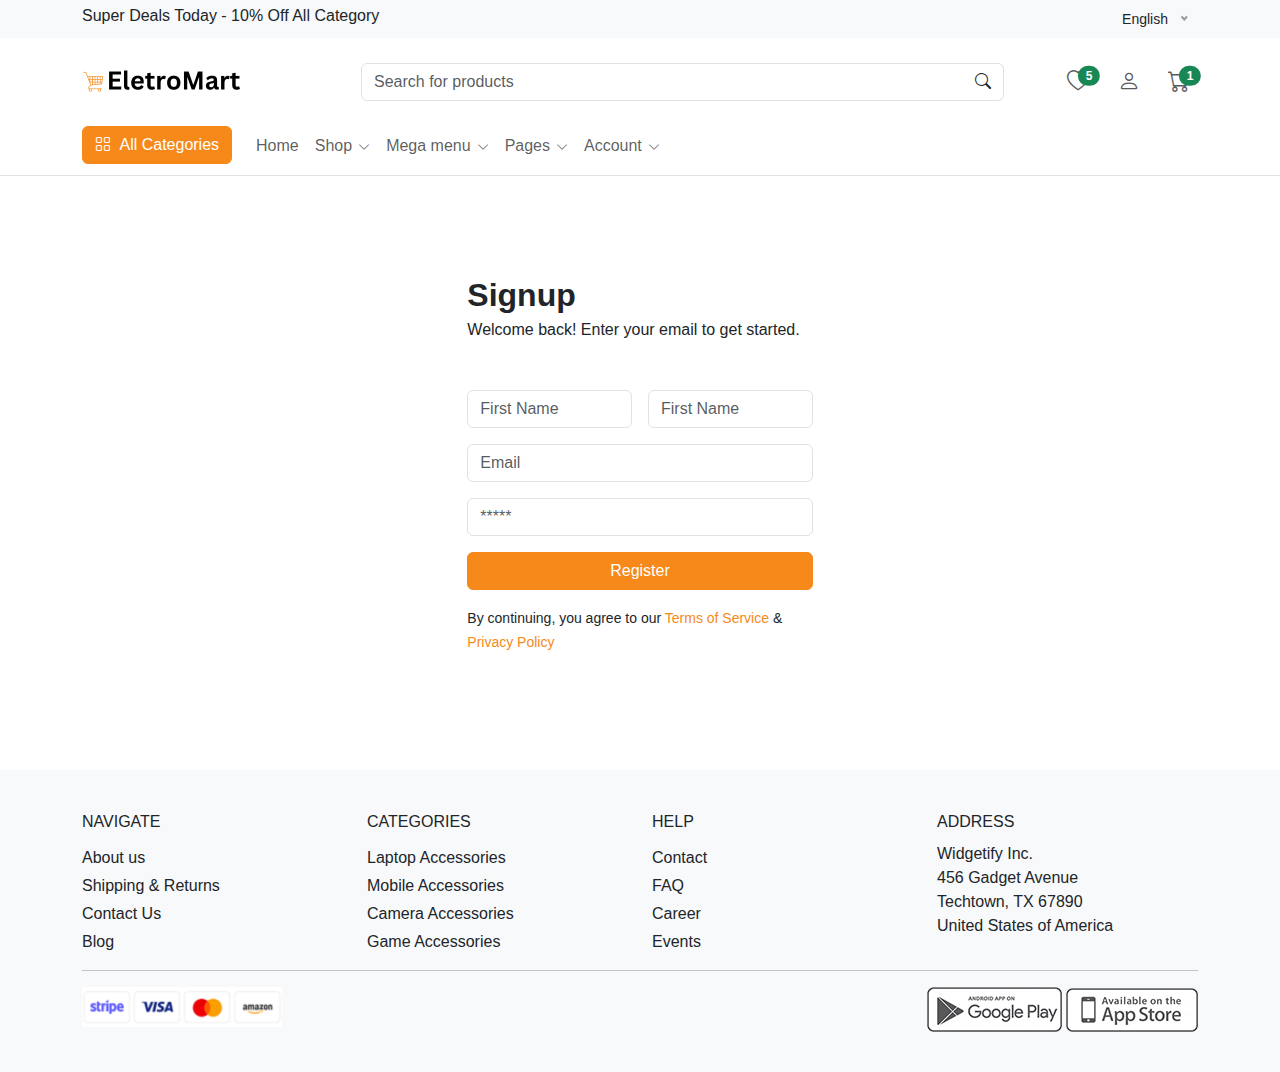
<file: signup.html>
<!DOCTYPE html>
<html lang="en">
<head>
    <meta charset="UTF-8">
    <meta name="viewport" content="width=device-width, initial-scale=1.0">
    <title>Signup | ElectroMart eCommerce</title>
    <meta name="description" content="" />
    <link rel="icon" type="image/x-icon" href="./assets/images/favicon.ico">
    <link rel="stylesheet" href="./assets/css/bootstrap.min.css">
    <link rel="stylesheet" href="./assets/font/bootstrap-icons-1.11.3/font/bootstrap-icons.min.css">
    <link rel="stylesheet" href="./assets/plugin/nice-select/nice-select.css">
    <link rel="stylesheet" href="./assets/plugin/OwlCarousel2-2.3.4/dist/assets/owl.carousel.min.css">
    <link rel="stylesheet" href="./assets/plugin/OwlCarousel2-2.3.4/dist/assets/owl.theme.default.min.css">
    <link rel="stylesheet" href="./assets/plugin/nouislider/nouislider.min.css">
    <link rel="stylesheet" href="./assets/plugin/slick/slick.css">
    <link rel="stylesheet" href="./assets/css/style.css">
</head>
<body>
    <header>
        <div class="border-bottom">
            <div class="bg-light py-1">
                <div class="container">
                    <div class="row">
                        <div class="col-md-6 col-12 text-center text-md-start"><span>Super Deals Today - 10% Off All Category </span></div>
                        <div class="col-6 text-end d-none d-md-block">
                            <div class="d-flex justify-content-end lang">
                                <select class="nice-option">
                                    <option value="English">
                                        <span class="me-2">
                                            <svg width="16" height="13" viewBox="0 0 16 13" fill="none"
                                                xmlns="http://www.w3.org/2000/svg">
                                                <g clip-path="url(#selectedlang)">
                                                    <path d="M0 0.5H16V12.5H0V0.5Z" fill="#012169"></path>
                                                    <path
                                                        d="M1.875 0.5L7.975 5.025L14.05 0.5H16V2.05L10 6.525L16 10.975V12.5H14L8 8.025L2.025 12.5H0V11L5.975 6.55L0 2.1V0.5H1.875Z"
                                                        fill="white"></path>
                                                    <path
                                                        d="M10.6 7.525L16 11.5V12.5L9.225 7.525H10.6ZM6 8.025L6.15 8.9L1.35 12.5H0L6 8.025ZM16 0.5V0.575L9.775 5.275L9.825 4.175L14.75 0.5H16ZM0 0.5L5.975 4.9H4.475L0 1.55V0.5Z"
                                                        fill="#C8102E"></path>
                                                    <path d="M6.025 0.5V12.5H10.025V0.5H6.025ZM0 4.5V8.5H16V4.5H0Z"
                                                        fill="white"></path>
                                                    <path d="M0 5.325V7.725H16V5.325H0ZM6.825 0.5V12.5H9.225V0.5H6.825Z"
                                                        fill="#C8102E"></path>
                                                </g>
                                                <defs>
                                                    <clipPath id="selectedlang">
                                                        <rect width="16" height="12" fill="white"
                                                            transform="translate(0 0.5)"></rect>
                                                    </clipPath>
                                                </defs>
                                            </svg>
                                        </span>
                                        English
                                    </option>

                                    <option value="Hindi"> <span class="me-2">
                                            <svg width="16" height="13" viewBox="0 0 16 13" fill="none"
                                                xmlns="http://www.w3.org/2000/svg">
                                                <g clip-path="url(#clip0_5543_19751)">
                                                    <path d="M0 8.5H16V12.5H0V8.5Z" fill="#FFCE00"></path>
                                                    <path d="M0 0.5H16V4.5H0V0.5Z" fill="black"></path>
                                                    <path d="M0 4.5H16V8.5H0V4.5Z" fill="#DD0000"></path>
                                                </g>
                                                <defs>
                                                    <clipPath id="clip0_5543_19751">
                                                        <rect width="16" height="12" fill="white"
                                                            transform="translate(0 0.5)"></rect>
                                                    </clipPath>
                                                </defs>
                                            </svg>
                                        </span>
                                        Hindi
                                    </option>
                                </select>
                            </div>
                        </div>
                    </div>
                </div>
            </div>
            <div class="py-4">
                <div class="container">
                    <div class="row w-100 align-items-center gx-lg-2 gx-0">
                        <div class="col-xxl-2 col-lg-3 col-md-6 col-5">
                            <a class="navbar-brand d-none d-lg-block" href="index.html">
                                <img src="./assets/images/logo.png" alt="eCommerce HTML Template">
                            </a>
                            <div class="d-flex justify-content-between w-100 d-lg-none">
                                <a class="navbar-brand" href="index.html">
                                    <img src="./assets/images/logo.png" alt="eCommerce HTML Template">
                                </a>
                            </div>
                        </div>
                        <div class="col-xxl-8 col-lg-7 d-none d-lg-block">
                            <form action="#">
                                <div class="input-group">
                                    <input class="form-control" type="search" placeholder="Search for products">
                                    <span class="input-group-append">
                                        <button class="btn bg-white border border-start-0 ms-n10 rounded-0 rounded-end"
                                            type="button">
                                            <span class="bi bi-search"></span>
                                        </button>
                                    </span>
                                </div>
                            </form>
                        </div>
                        <div class="col-lg-2 col-xxl-2 text-end col-md-6 col-7">
                            <div class="list-inline">
                                <div class="list-inline-item me-3 me-lg-4">
                                    <a href="wishlist.html" class="text-muted position-relative">
                                        <i class="bi bi-heart"></i>
                                        <span
                                            class="position-absolute top-0 start-100 translate-middle badge rounded-pill bg-success">
                                            5
                                            <span class="visually-hidden">unread messages</span>
                                        </span>
                                    </a>
                                </div>
                                <div class="list-inline-item me-3 me-lg-4">
                                    <a href="login.html" class="text-muted">
                                        <i class="bi bi-person"></i>
                                    </a>
                                </div>
                                <div class="list-inline-item me-3 me-lg-0">
                                    <a class="text-muted position-relative" href="cart.html">
                                        <i class="bi bi-cart"></i>
                                        <span
                                            class="position-absolute top-0 start-100 translate-middle badge rounded-pill bg-success">
                                            1
                                            <span class="visually-hidden">unread messages</span>
                                        </span>
                                    </a>
                                </div>
                                <div class="list-inline-item d-inline-block d-lg-none">
                                    <button class="navbar-toggler collapsed" type="button" data-bs-toggle="offcanvas"
                                        data-bs-target="#navbar-default" aria-controls="navbar-default"
                                        aria-label="Toggle navigation">
                                         <i class="bi bi-text-indent-left"></i>
                                </div>
                            </div>
                        </div>
                    </div>
                </div>
            </div>

            <nav class="navbar navbar-expand-lg navbar-light navbar-default py-0 pb-lg-2"
                aria-label="Offcanvas navbar large">
                <div class="container">
                    <div class="offcanvas offcanvas-start" tabindex="-1" id="navbar-default"
                        aria-labelledby="navbar-defaultLabel">
                        <div class="offcanvas-header pb-1">
                            <a href="index.html"><img src="./assets/images/logo.png"
                                    alt="eCommerce HTML Template"></a>
                            <button type="button" class="btn-close" data-bs-dismiss="offcanvas"
                                aria-label="Close"></button>
                        </div>
                        <div class="offcanvas-body">
                            <div class="d-block d-lg-none mb-4">
                                <form action="#">
                                    <div class="input-group">
                                        <input class="form-control" type="search" placeholder="Search for products">
                                        <span class="input-group-append">
                                            <button
                                                class="btn bg-white border border-start-0 ms-n10 rounded-0 rounded-end"
                                                type="button">
                                                <span class="bi bi-search"></span>
                                            </button>
                                        </span>
                                    </div>
                                </form>

                            </div>
                            <div class="d-block d-lg-none mb-4">
                                <a class="btn btn-primary w-100 d-flex justify-content-center align-items-center collapsed"
                                    data-bs-toggle="collapse" href="#collapseExample" role="button"
                                    aria-expanded="false" aria-controls="collapseExample">
                                    <span class="me-2">
                                        <i class="bi bi-grid"></i>
                                    </span>
                                    All Categories
                                </a>
                                <div class="mt-2 collapse" id="collapseExample">
                                    <div class="card card-body">
                                        <ul class="mb-0 list-unstyled">
                                            <li><a class="dropdown-item" href="#">Laptop Accessories</a></li>
                                            <li><a class="dropdown-item" href="#">Mobile Accessories</a></li>
                                            <li><a class="dropdown-item" href="#">Camera Accessories</a></li>
                                            <li><a class="dropdown-item" href="#">Games</a></li>
                                            <li><a class="dropdown-item" href="#">Smart Wearables</a></li>
                                            <li><a class="dropdown-item" href="#">Smart Home Automation</a></li>
                                            <li><a class="dropdown-item" href="#">Tablets</a></li>
                                        </ul>
                                    </div>
                                </div>
                            </div>
                            <div class="dropdown me-3 d-none d-lg-block">
                                <button class="btn btn-primary px-6" type="button" id="dropdownMenuButton1"
                                    data-bs-toggle="dropdown" aria-expanded="false">
                                    <span class="me-1">
                                        <i class="bi bi-grid"></i>
                                    </span>
                                    All Categories
                                </button>
                                <ul class="dropdown-menu" aria-labelledby="dropdownMenuButton1">
                                    <li><a class="dropdown-item" href="#">Laptop Accessories</a></li>
                                    <li><a class="dropdown-item" href="#">Mobile Accessories</a></li>
                                    <li><a class="dropdown-item" href="#">Camera Accessories</a></li>
                                    <li><a class="dropdown-item" href="#">Games</a></li>
                                    <li><a class="dropdown-item" href="#">Smart Wearables</a></li>
                                    <li><a class="dropdown-item" href="#">Smart Home Automation</a></li>
                                    <li><a class="dropdown-item" href="#">Tablets</a></li>
                                </ul>
                            </div>
                            <div>
                                <ul class="navbar-nav align-items-center">
                                    <li class="nav-item dropdown w-100 w-lg-auto">
                                        <a class="nav-link" href="index.html">Home</a>
                                    </li>
                                    <li class="nav-item dropdown w-100 w-lg-auto">
                                        <a class="nav-link dropdown-toggle" href="#" role="button"
                                            data-bs-toggle="dropdown" aria-expanded="false">Shop</a>
                                        <ul class="dropdown-menu">
                                            <li><a class="dropdown-item" href="shop.html">Shop Page - Filter</a></li>
                                            <li><a class="dropdown-item" href="shop-single.html">Shop Single</a></li>
                                            <li><a class="dropdown-item" href="wishlist.html">Shop Wishlist</a></li>
                                            <li><a class="dropdown-item" href="cart.html">Shop Cart</a></li>
                                            <li><a class="dropdown-item" href="checkout.html">Shop Checkout</a></li>
                                        </ul>
                                    </li>
                                    <li class="nav-item dropdown w-100 w-lg-auto dropdown-fullwidth">
                                        <a class="nav-link dropdown-toggle" href="#" role="button"
                                            data-bs-toggle="dropdown" aria-expanded="false">Mega menu</a>
                                        <div class="dropdown-menu pb-0">
                                            <div class="row p-2 p-lg-4">
                                                <div class="col-lg-3 col-12 mb-4 mb-lg-0">
                                                    <h6 class="text-primary ps-3">Laptop Accessories</h6>
                                                    <a class="dropdown-item" href="#">Mouse</a>
                                                    <a class="dropdown-item" href="#">Keyboard</a>
                                                    <a class="dropdown-item" href="#">USB</a>
                                                    <a class="dropdown-item" href="#">Data Cards</a>
                                                    <a class="dropdown-item" href="#">Router</a>
                                                    <a class="dropdown-item" href="#">Battery</a>
                                                    <a class="dropdown-item" href="#">Adapter</a>
                                                    <a class="dropdown-item" href="#">UPS</a>
                                                </div>
                                                <div class="col-lg-3 col-12 mb-4 mb-lg-0">
                                                    <h6 class="text-primary ps-3">Mobile Accessories</h6>
                                                    <a class="dropdown-item" href="#">Screen Guards</a>
                                                    <a class="dropdown-item" href="#">Plain Cases</a>
                                                    <a class="dropdown-item" href="#">Mobile Cables</a>
                                                    <a class="dropdown-item" href="#">Mobile Charger</a>
                                                    <a class="dropdown-item" href="#">Camera Lens</a>
                                                    <a class="dropdown-item" href="#">Mobile Flash</a>
                                                    <a class="dropdown-item" href="#">Power Bank</a>
                                                    <a class="dropdown-item" href="#">Mobile USB</a>
                                                </div>
                                                <div class="col-lg-3 col-12 mb-4 mb-lg-0">
                                                    <h6 class="text-primary ps-3">Camera Accessories</h6>
                                                    <a class="dropdown-item" href="#">Instant Camera</a>
                                                    <a class="dropdown-item" href="#">Drone</a>
                                                    <a class="dropdown-item" href="#">DSLR</a>
                                                    <a class="dropdown-item" href="#">Flashes</a>
                                                    <a class="dropdown-item" href="#">Sports & Action</a>
                                                    <a class="dropdown-item" href="#">Camera Lens</a>
                                                    <a class="dropdown-item" href="#">Camera tripods</a>
                                                    <a class="dropdown-item" href="#">Point & Shoot</a>
                                                </div>
                                                <div class="col-lg-3 col-12 mb-4 mb-lg-0">
                                                    <div class="position-relative">
                                                        <img src="./assets/images/category/special-offer.png"
                                                            class="rounded w-100" alt="eCommerce HTML Template"
                                                            class="img-fluid">
                                                        <div class="position-absolute ps-6 mt-8 top-0 p-4">
                                                            <h5 class="mb-0">
                                                                Dont miss this
                                                                <br>
                                                                offer today.
                                                            </h5>
                                                            <a href="#" class="btn btn-cart btn-sm mt-3">Shop Now</a>
                                                        </div>
                                                    </div>
                                                </div>
                                            </div>
                                        </div>
                                    </li>
                                    <li class="nav-item dropdown w-100 w-lg-auto">
                                        <a class="nav-link dropdown-toggle" href="#" role="button"
                                            data-bs-toggle="dropdown" aria-expanded="false">Pages</a>
                                        <ul class="dropdown-menu">
                                            <li><a class="dropdown-item" href="blog.html">Blog</a></li>
                                            <li><a class="dropdown-item" href="blog-single.html">Blog Single</a>
                                            </li>
                                            <li><a class="dropdown-item" href="about.html">About us</a></li>
                                            <li><a class="dropdown-item" href="contact.html">Contact</a></li>
                                        </ul>
                                    </li>
                                    <li class="nav-item dropdown w-100 w-lg-auto">
                                        <a class="nav-link dropdown-toggle" href="#" role="button"
                                            data-bs-toggle="dropdown" aria-expanded="false">Account</a>
                                            <ul class="dropdown-menu">
                                                <li><a class="dropdown-item" href="login.html">Sign in</a></li>
                                                <li><a class="dropdown-item" href="signup.html">Signup</a></li>
                                                <li><a class="dropdown-item" href="forgot-password.html">Forgot Password</a></li>
                                            </ul>
                                    </li>
                                    
                                </ul>
                            </div>
                        </div>
                    </div>
                </div>
            </nav>
        </div>
    </header>

    <main>
        <!-- section -->
        <section class="my-100">
           <div class="container">
              <!-- row -->
              <div class="row justify-content-center align-items-center px-3">
                 <!-- col -->
                 <div class="col-12 col-md-6 col-lg-4">
                    <div class="mb-5">
                       <h1 class="mb-1 h2 fw-bold">Signup</h1>
                       <p>Welcome back! Enter your email to get started.</p>
                    </div>
                    <form>
                        <div class="row g-3">
                            <div class="col">
                               <label for="formSignupfname" class="form-label visually-hidden">First Name</label>
                               <input type="text" class="form-control" id="formSignupfname" placeholder="First Name" required="">
                            </div>
                            <div class="col">
                               <label for="formSignuplname" class="form-label visually-hidden">Last Name</label>
                               <input type="text" class="form-control" id="formSignuplname" placeholder="First Name" required="">
                            </div>
                            <div class="col-12">
                               <label for="formSignupEmail" class="form-label visually-hidden">Email address</label>
                               <input type="email" class="form-control" id="formSignupEmail" placeholder="Email" required="">
                            </div>
                            <div class="col-12">
                               <div class="password-field position-relative">
                                  <label for="formSignupPassword" class="form-label visually-hidden">Password</label>
                                  <div class="password-field position-relative">
                                     <input type="password" class="form-control" id="formSignupPassword" placeholder="*****" required="">
                                  </div>
                               </div>
                            </div>
                            <div class="col-12 d-grid"><button type="submit" class="btn btn-primary">Register</button></div>
                            <p>
                               <small>
                                  By continuing, you agree to our
                                  <a href="#!" class="text-primary">Terms of Service</a>
                                  &amp;
                                  <a href="#!" class="text-primary">Privacy Policy</a>
                               </small>
                            </p>
                         </div>
                    </form>
                 </div>
              </div>
           </div>
        </section>
     </main>
   
    <!-- Footer Section -->
    <footer class="mt-50">
        <div class="container">
            <div class="footer">
                <div class="row">
                    <div class="col-6 col-sm-6 col-md-3 col-lg-3 col-xl-3 mb-4 mb-sm-4 mb-md-4 mb-lg-0">
                        <p class="m-0 p-0 fw-medium mb-2 text-uppercase ">Navigate</p>
                        <ul class="m-0 p-0 list-unstyled">
                            <li><a href="#">About us</a></li>
                            <li><a href="#">Shipping & Returns</a></li>
                            <li><a href="#">Contact Us</a></li>
                            <li><a href="#">Blog</a></li>
                        </ul>
                    </div>
                    <div class="col-6 col-sm-6 col-md-3 col-lg-3 col-xl-3 mb-4 mb-sm-4 mb-md-4 mb-lg-0">
                        <p class="m-0 p-0 fw-medium mb-2 text-uppercase">Categories</p>
                        <ul class="m-0 p-0 list-unstyled">
                            <li><a href="#">Laptop Accessories</a></li>
                            <li><a href="#">Mobile Accessories</a></li>
                            <li><a href="#">Camera Accessories</a></li>
                            <li><a href="#">Game Accessories</a></li>
                        </ul>
                    </div>
                    <div class="col-6 col-sm-6 col-md-3 col-lg-3 col-xl-3 mb-4 mb-sm-4 mb-md-4 mb-lg-0">
                        <p class="m-0 p-0 fw-medium mb-2 text-uppercase">Help</p>
                        <ul class="m-0 p-0 list-unstyled">
                            <li><a href="#">Contact</a></li>
                            <li><a href="#">FAQ</a></li>
                            <li><a href="#">Career</a></li>
                            <li><a href="#">Events</a></li>
                        </ul>
                    </div>
                    <div class="col-6 col-sm-6 col-md-3 col-lg-3 col-xl-3 mb-4 mb-sm-4 mb-md-4 mb-lg-0">
                        <p class="m-0 p-0 fw-medium mb-2 text-uppercase">Address</p>
                        <span>
                            Widgetify Inc. <br>
                            456 Gadget Avenue <br>
                            Techtown, TX 67890 <br>
                            United States of America
                        </span>
                    </div>
                </div>
                <hr>
                <div class="d-block d-sm-block d-md-flex d-lg-flex justify-content-between bottom-footer">
                    <div class="mb-4 mb-sm-4 mb-md-4 mb-lg-0">
                        <img src="./assets/images/payment-method.png" alt="eCommerce Html Template">
                    </div>
                    <div>
                        <a href="#">
                            <img src="./assets/images/google-store.webp" alt="eCommerce Html Template">
                        </a>
                        <a href="#">
                            <img src="./assets/images/apple-store.webp" alt="eCommerce Html Template">
                        </a>
                    </div>
                </div>
            </div>
        </div>
    </footer>
    <!-- End Footer Section -->

    <script src="./assets/js/jquery-3.6.0.min.js"></script>
    <script src="./assets/js/bootstrap.bundle.min.js"></script>
    <script src="./assets/js/jquery.ez-plus.js"></script>
    <script src="./assets/plugin/nice-select/jquery.nice-select.min.js"></script>
    <script src="./assets/plugin/OwlCarousel2-2.3.4/dist/owl.carousel.min.js"></script>
    <script src="./assets/plugin/nouislider/nouislider.min.js"></script>
    <script src="./assets/plugin/slick/slick.min.js"></script>
    <script src="./assets/js/timer.js"></script>
    <script src="./assets/js/main.js"></script>
</body>
</html>
</file>
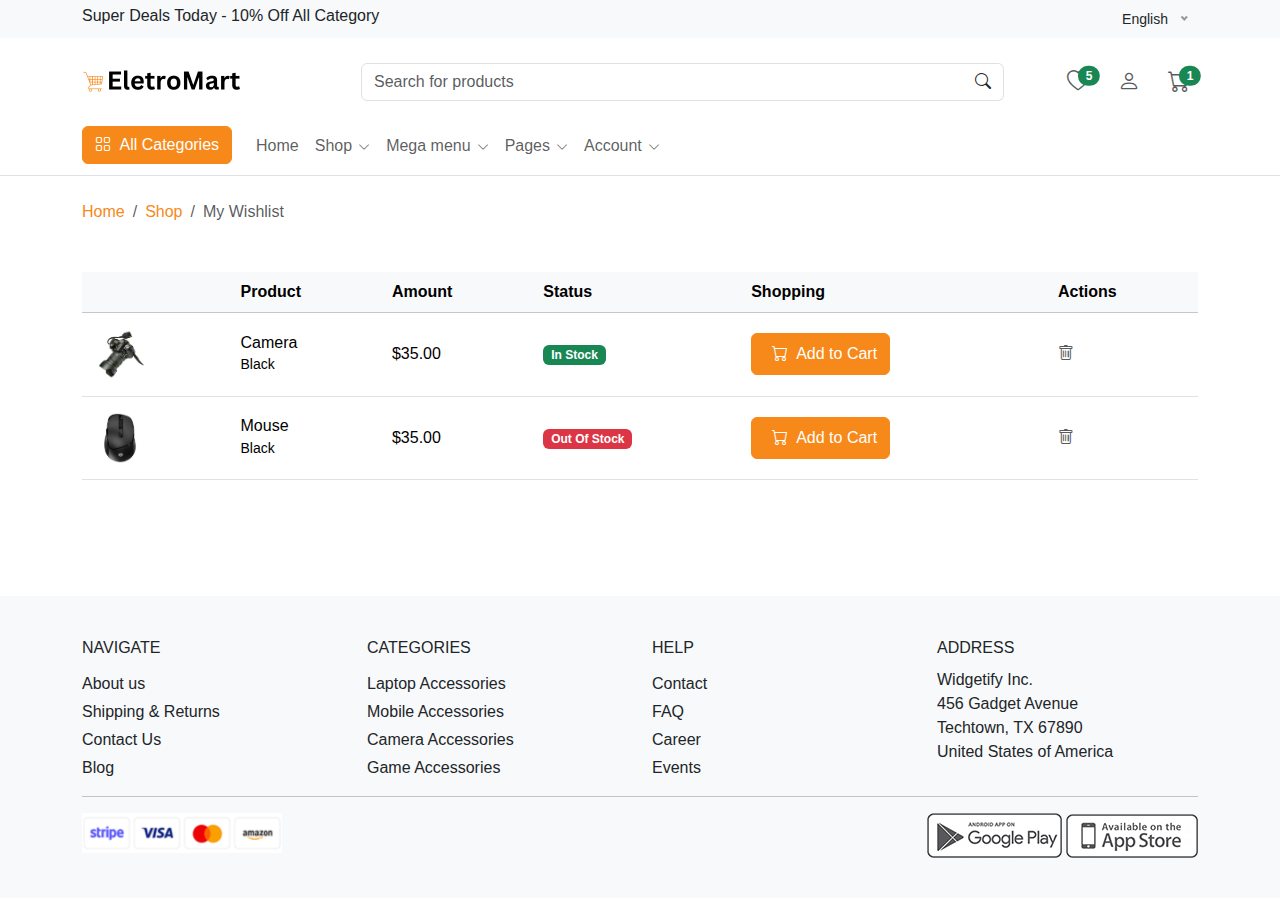
<file: wishlist.html>
<!DOCTYPE html>
<html lang="en">
<head>
    <meta charset="UTF-8">
    <meta name="viewport" content="width=device-width, initial-scale=1.0">
    <title>Wishlist | ElectroMart eCommerce</title>
    <meta name="description" content="" />
    <link rel="icon" type="image/x-icon" href="./assets/images/favicon.ico">
    <link rel="stylesheet" href="./assets/css/bootstrap.min.css">
    <link rel="stylesheet" href="./assets/font/bootstrap-icons-1.11.3/font/bootstrap-icons.min.css">
    <link rel="stylesheet" href="./assets/plugin/nice-select/nice-select.css">
    <link rel="stylesheet" href="./assets/plugin/OwlCarousel2-2.3.4/dist/assets/owl.carousel.min.css">
    <link rel="stylesheet" href="./assets/plugin/OwlCarousel2-2.3.4/dist/assets/owl.theme.default.min.css">
    <link rel="stylesheet" href="./assets/plugin/nouislider/nouislider.min.css">
    <link rel="stylesheet" href="./assets/plugin/slick/slick.css">
    <link rel="stylesheet" href="./assets/css/style.css">
</head>
<body>
    <header>
        <div class="border-bottom">
            <div class="bg-light py-1">
                <div class="container">
                    <div class="row">
                        <div class="col-md-6 col-12 text-center text-md-start"><span>Super Deals Today - 10% Off All Category </span></div>
                        <div class="col-6 text-end d-none d-md-block">
                            <div class="d-flex justify-content-end lang">
                                <select class="nice-option">
                                    <option value="English">
                                        <span class="me-2">
                                            <svg width="16" height="13" viewBox="0 0 16 13" fill="none"
                                                xmlns="http://www.w3.org/2000/svg">
                                                <g clip-path="url(#selectedlang)">
                                                    <path d="M0 0.5H16V12.5H0V0.5Z" fill="#012169"></path>
                                                    <path
                                                        d="M1.875 0.5L7.975 5.025L14.05 0.5H16V2.05L10 6.525L16 10.975V12.5H14L8 8.025L2.025 12.5H0V11L5.975 6.55L0 2.1V0.5H1.875Z"
                                                        fill="white"></path>
                                                    <path
                                                        d="M10.6 7.525L16 11.5V12.5L9.225 7.525H10.6ZM6 8.025L6.15 8.9L1.35 12.5H0L6 8.025ZM16 0.5V0.575L9.775 5.275L9.825 4.175L14.75 0.5H16ZM0 0.5L5.975 4.9H4.475L0 1.55V0.5Z"
                                                        fill="#C8102E"></path>
                                                    <path d="M6.025 0.5V12.5H10.025V0.5H6.025ZM0 4.5V8.5H16V4.5H0Z"
                                                        fill="white"></path>
                                                    <path d="M0 5.325V7.725H16V5.325H0ZM6.825 0.5V12.5H9.225V0.5H6.825Z"
                                                        fill="#C8102E"></path>
                                                </g>
                                                <defs>
                                                    <clipPath id="selectedlang">
                                                        <rect width="16" height="12" fill="white"
                                                            transform="translate(0 0.5)"></rect>
                                                    </clipPath>
                                                </defs>
                                            </svg>
                                        </span>
                                        English
                                    </option>

                                    <option value="Hindi"> <span class="me-2">
                                            <svg width="16" height="13" viewBox="0 0 16 13" fill="none"
                                                xmlns="http://www.w3.org/2000/svg">
                                                <g clip-path="url(#clip0_5543_19751)">
                                                    <path d="M0 8.5H16V12.5H0V8.5Z" fill="#FFCE00"></path>
                                                    <path d="M0 0.5H16V4.5H0V0.5Z" fill="black"></path>
                                                    <path d="M0 4.5H16V8.5H0V4.5Z" fill="#DD0000"></path>
                                                </g>
                                                <defs>
                                                    <clipPath id="clip0_5543_19751">
                                                        <rect width="16" height="12" fill="white"
                                                            transform="translate(0 0.5)"></rect>
                                                    </clipPath>
                                                </defs>
                                            </svg>
                                        </span>
                                        Hindi
                                    </option>
                                </select>
                            </div>
                        </div>
                    </div>
                </div>
            </div>
            <div class="py-4">
                <div class="container">
                    <div class="row w-100 align-items-center gx-lg-2 gx-0">
                        <div class="col-xxl-2 col-lg-3 col-md-6 col-5">
                            <a class="navbar-brand d-none d-lg-block" href="index.html">
                                <img src="./assets/images/logo.png" alt="eCommerce HTML Template">
                            </a>
                            <div class="d-flex justify-content-between w-100 d-lg-none">
                                <a class="navbar-brand" href="index.html">
                                    <img src="./assets/images/logo.png" alt="eCommerce HTML Template">
                                </a>
                            </div>
                        </div>
                        <div class="col-xxl-8 col-lg-7 d-none d-lg-block">
                            <form action="#">
                                <div class="input-group">
                                    <input class="form-control" type="search" placeholder="Search for products">
                                    <span class="input-group-append">
                                        <button class="btn bg-white border border-start-0 ms-n10 rounded-0 rounded-end"
                                            type="button">
                                            <span class="bi bi-search"></span>
                                        </button>
                                    </span>
                                </div>
                            </form>
                        </div>
                        <div class="col-lg-2 col-xxl-2 text-end col-md-6 col-7">
                            <div class="list-inline">
                                <div class="list-inline-item me-3 me-lg-4">
                                    <a href="wishlist.html" class="text-muted position-relative">
                                        <i class="bi bi-heart"></i>
                                        <span
                                            class="position-absolute top-0 start-100 translate-middle badge rounded-pill bg-success">
                                            5
                                            <span class="visually-hidden">unread messages</span>
                                        </span>
                                    </a>
                                </div>
                                <div class="list-inline-item me-3 me-lg-4">
                                    <a href="login.html" class="text-muted">
                                        <i class="bi bi-person"></i>
                                    </a>
                                </div>
                                <div class="list-inline-item me-3 me-lg-0">
                                    <a class="text-muted position-relative" href="cart.html">
                                        <i class="bi bi-cart"></i>
                                        <span
                                            class="position-absolute top-0 start-100 translate-middle badge rounded-pill bg-success">
                                            1
                                            <span class="visually-hidden">unread messages</span>
                                        </span>
                                    </a>
                                </div>
                                <div class="list-inline-item d-inline-block d-lg-none">
                                    <button class="navbar-toggler collapsed" type="button" data-bs-toggle="offcanvas"
                                        data-bs-target="#navbar-default" aria-controls="navbar-default"
                                        aria-label="Toggle navigation">
                                         <i class="bi bi-text-indent-left"></i>
                                </div>
                            </div>
                        </div>
                    </div>
                </div>
            </div>

            <nav class="navbar navbar-expand-lg navbar-light navbar-default py-0 pb-lg-2"
                aria-label="Offcanvas navbar large">
                <div class="container">
                    <div class="offcanvas offcanvas-start" tabindex="-1" id="navbar-default"
                        aria-labelledby="navbar-defaultLabel">
                        <div class="offcanvas-header pb-1">
                            <a href="index.html"><img src="./assets/images/logo.png"
                                    alt="eCommerce HTML Template"></a>
                            <button type="button" class="btn-close" data-bs-dismiss="offcanvas"
                                aria-label="Close"></button>
                        </div>
                        <div class="offcanvas-body">
                            <div class="d-block d-lg-none mb-4">
                                <form action="#">
                                    <div class="input-group">
                                        <input class="form-control" type="search" placeholder="Search for products">
                                        <span class="input-group-append">
                                            <button
                                                class="btn bg-white border border-start-0 ms-n10 rounded-0 rounded-end"
                                                type="button">
                                                <span class="bi bi-search"></span>
                                            </button>
                                        </span>
                                    </div>
                                </form>

                            </div>
                            <div class="d-block d-lg-none mb-4">
                                <a class="btn btn-primary w-100 d-flex justify-content-center align-items-center collapsed"
                                    data-bs-toggle="collapse" href="#collapseExample" role="button"
                                    aria-expanded="false" aria-controls="collapseExample">
                                    <span class="me-2">
                                        <i class="bi bi-grid"></i>
                                    </span>
                                    All Categories
                                </a>
                                <div class="mt-2 collapse" id="collapseExample">
                                    <div class="card card-body">
                                        <ul class="mb-0 list-unstyled">
                                            <li><a class="dropdown-item" href="#">Laptop Accessories</a></li>
                                            <li><a class="dropdown-item" href="#">Mobile Accessories</a></li>
                                            <li><a class="dropdown-item" href="#">Camera Accessories</a></li>
                                            <li><a class="dropdown-item" href="#">Games</a></li>
                                            <li><a class="dropdown-item" href="#">Smart Wearables</a></li>
                                            <li><a class="dropdown-item" href="#">Smart Home Automation</a></li>
                                            <li><a class="dropdown-item" href="#">Tablets</a></li>
                                        </ul>
                                    </div>
                                </div>
                            </div>
                            <div class="dropdown me-3 d-none d-lg-block">
                                <button class="btn btn-primary px-6" type="button" id="dropdownMenuButton1"
                                    data-bs-toggle="dropdown" aria-expanded="false">
                                    <span class="me-1">
                                        <i class="bi bi-grid"></i>
                                    </span>
                                    All Categories
                                </button>
                                <ul class="dropdown-menu" aria-labelledby="dropdownMenuButton1">
                                    <li><a class="dropdown-item" href="#">Laptop Accessories</a></li>
                                    <li><a class="dropdown-item" href="#">Mobile Accessories</a></li>
                                    <li><a class="dropdown-item" href="#">Camera Accessories</a></li>
                                    <li><a class="dropdown-item" href="#">Games</a></li>
                                    <li><a class="dropdown-item" href="#">Smart Wearables</a></li>
                                    <li><a class="dropdown-item" href="#">Smart Home Automation</a></li>
                                    <li><a class="dropdown-item" href="#">Tablets</a></li>
                                </ul>
                            </div>
                            <div>
                                <ul class="navbar-nav align-items-center">
                                    <li class="nav-item dropdown w-100 w-lg-auto">
                                        <a class="nav-link" href="index.html">Home</a>
                                    </li>
                                    <li class="nav-item dropdown w-100 w-lg-auto">
                                        <a class="nav-link dropdown-toggle" href="#" role="button"
                                            data-bs-toggle="dropdown" aria-expanded="false">Shop</a>
                                        <ul class="dropdown-menu">
                                            <li><a class="dropdown-item" href="shop.html">Shop Page - Filter</a></li>
                                            <li><a class="dropdown-item" href="shop-single.html">Shop Single</a></li>
                                            <li><a class="dropdown-item" href="wishlist.html">Shop Wishlist</a></li>
                                            <li><a class="dropdown-item" href="cart.html">Shop Cart</a></li>
                                            <li><a class="dropdown-item" href="checkout.html">Shop Checkout</a></li>
                                        </ul>
                                    </li>
                                    <li class="nav-item dropdown w-100 w-lg-auto dropdown-fullwidth">
                                        <a class="nav-link dropdown-toggle" href="#" role="button"
                                            data-bs-toggle="dropdown" aria-expanded="false">Mega menu</a>
                                        <div class="dropdown-menu pb-0">
                                            <div class="row p-2 p-lg-4">
                                                <div class="col-lg-3 col-12 mb-4 mb-lg-0">
                                                    <h6 class="text-primary ps-3">Laptop Accessories</h6>
                                                    <a class="dropdown-item" href="#">Mouse</a>
                                                    <a class="dropdown-item" href="#">Keyboard</a>
                                                    <a class="dropdown-item" href="#">USB</a>
                                                    <a class="dropdown-item" href="#">Data Cards</a>
                                                    <a class="dropdown-item" href="#">Router</a>
                                                    <a class="dropdown-item" href="#">Battery</a>
                                                    <a class="dropdown-item" href="#">Adapter</a>
                                                    <a class="dropdown-item" href="#">UPS</a>
                                                </div>
                                                <div class="col-lg-3 col-12 mb-4 mb-lg-0">
                                                    <h6 class="text-primary ps-3">Mobile Accessories</h6>
                                                    <a class="dropdown-item" href="#">Screen Guards</a>
                                                    <a class="dropdown-item" href="#">Plain Cases</a>
                                                    <a class="dropdown-item" href="#">Mobile Cables</a>
                                                    <a class="dropdown-item" href="#">Mobile Charger</a>
                                                    <a class="dropdown-item" href="#">Camera Lens</a>
                                                    <a class="dropdown-item" href="#">Mobile Flash</a>
                                                    <a class="dropdown-item" href="#">Power Bank</a>
                                                    <a class="dropdown-item" href="#">Mobile USB</a>
                                                </div>
                                                <div class="col-lg-3 col-12 mb-4 mb-lg-0">
                                                    <h6 class="text-primary ps-3">Camera Accessories</h6>
                                                    <a class="dropdown-item" href="#">Instant Camera</a>
                                                    <a class="dropdown-item" href="#">Drone</a>
                                                    <a class="dropdown-item" href="#">DSLR</a>
                                                    <a class="dropdown-item" href="#">Flashes</a>
                                                    <a class="dropdown-item" href="#">Sports & Action</a>
                                                    <a class="dropdown-item" href="#">Camera Lens</a>
                                                    <a class="dropdown-item" href="#">Camera tripods</a>
                                                    <a class="dropdown-item" href="#">Point & Shoot</a>
                                                </div>
                                                <div class="col-lg-3 col-12 mb-4 mb-lg-0">
                                                    <div class="position-relative">
                                                        <img src="./assets/images/category/special-offer.png"
                                                            class="rounded w-100" alt="eCommerce HTML Template"
                                                            class="img-fluid">
                                                        <div class="position-absolute ps-6 mt-8 top-0 p-4">
                                                            <h5 class="mb-0">
                                                                Dont miss this
                                                                <br>
                                                                offer today.
                                                            </h5>
                                                            <a href="#" class="btn btn-cart btn-sm mt-3">Shop Now</a>
                                                        </div>
                                                    </div>
                                                </div>
                                            </div>
                                        </div>
                                    </li>
                                    <li class="nav-item dropdown w-100 w-lg-auto">
                                        <a class="nav-link dropdown-toggle" href="#" role="button"
                                            data-bs-toggle="dropdown" aria-expanded="false">Pages</a>
                                        <ul class="dropdown-menu">
                                            <li><a class="dropdown-item" href="blog.html">Blog</a></li>
                                            <li><a class="dropdown-item" href="blog-single.html">Blog Single</a>
                                            </li>
                                            <li><a class="dropdown-item" href="about.html">About us</a></li>
                                            <li><a class="dropdown-item" href="contact.html">Contact</a></li>
                                        </ul>
                                    </li>
                                    <li class="nav-item dropdown w-100 w-lg-auto">
                                        <a class="nav-link dropdown-toggle" href="#" role="button"
                                            data-bs-toggle="dropdown" aria-expanded="false">Account</a>
                                            <ul class="dropdown-menu">
                                                <li><a class="dropdown-item" href="login.html">Sign in</a></li>
                                                <li><a class="dropdown-item" href="signup.html">Signup</a></li>
                                                <li><a class="dropdown-item" href="forgot-password.html">Forgot Password</a></li>
                                            </ul>
                                    </li>
                                    
                                </ul>
                            </div>
                        </div>
                    </div>
                </div>
            </nav>
        </div>
    </header>

    <main>
        <!-- section-->
         <div class="product-wishlist">
            <div class="mt-4">
                <div class="container">
                   <!-- row -->
                   <div class="row">
                      <!-- col -->
                      <div class="col-12">
                         <!-- breadcrumb -->
                         <nav aria-label="breadcrumb">
                            <ol class="breadcrumb mb-0">
                               <li class="breadcrumb-item"><a href="#!">Home</a></li>
                               <li class="breadcrumb-item"><a href="#!">Shop</a></li>
                               <li class="breadcrumb-item active" aria-current="page">My Wishlist</li>
                            </ol>
                         </nav>
                      </div>
                   </div>
                </div>
             </div>
             <!-- section -->
             <section class="mt-5 mb-5">
                <div class="container">
                   <div class="row">
                      <div class="col-lg-12">
                         <div>
                            <div class="table-responsive">
                               <table class="table text-nowrap table-with-checkbox">
                                  <thead class="table-light">
                                     <tr>
                                        <th></th>
                                        <th>Product</th>
                                        <th>Amount</th>
                                        <th>Status</th>
                                        <th>Shopping</th>
                                        <th>Actions</th>
                                     </tr>
                                  </thead>
                                  <tbody>
                                     <tr>
                                        <td class="align-middle">
                                           <a href="shop-single.html"><img src="./assets/images/product/1.png" class="icon-shape icon-xxl" alt="eCommerce Template"></a>
                                        </td>
                                        <td class="align-middle">
                                           <div>
                                              <h5 class="fs-6 mb-0"><a href="shop-single.html" class="text-black">Camera</a></h5>
                                              <small>Black</small>
                                           </div>
                                        </td>
                                        <td class="align-middle">$35.00</td>
                                        <td class="align-middle"><span class="badge bg-success">In Stock</span></td>
                                        <td class="align-middle">
                                            <a href="cart.html" class="btn btn-md btn-primary py-2 rounded"><span class="bi bi-cart mx-2"></span>Add to Cart</a>
                                        </td>
                                        <td class="align-middle">
                                           <a href="#" class="text-muted" data-bs-toggle="tooltip" data-bs-placement="top" aria-label="Delete" data-bs-original-title="Delete">
                                              <i class="bi bi-trash"></i>
                                           </a>
                                        </td>
                                     </tr>
                                     <tr>
                                        <td class="align-middle">
                                           <a href="shop-single.html"><img src="./assets/images/product/2.png" alt="eCommerce Template"></a>
                                        </td>
                                        <td class="align-middle">
                                           <div>
                                              <h5 class="fs-6 mb-0"><a href="shop-single.html" class="text-black">Mouse</a></h5>
                                              <small>Black</small>
                                           </div>
                                        </td>
                                        <td class="align-middle">$35.00</td>
                                        <td class="align-middle"><span class="badge bg-danger">Out Of Stock</span></td>
                                        <td class="align-middle">
                                            <a href="cart.html" class="btn btn-md btn-primary py-2 rounded"><span class="bi bi-cart mx-2"></span>Add to Cart</a>
                                        </td>
                                        <td class="align-middle">
                                           <a href="#" class="text-muted" data-bs-toggle="tooltip" data-bs-placement="top" aria-label="Delete" data-bs-original-title="Delete">
                                              <i class="bi bi-trash"></i>
                                           </a>
                                        </td>
                                     </tr>
                                  </tbody>
                               </table>
                            </div>
                         </div>
                      </div>
                   </div>
                </div>
             </section>
         </div>
     </main>
   
    <!-- Footer Section -->
    <footer class="mt-100">
        <div class="container">
            <div class="footer">
                <div class="row">
                    <div class="col-6 col-sm-6 col-md-3 col-lg-3 col-xl-3 mb-4 mb-sm-4 mb-md-4 mb-lg-0">
                        <p class="m-0 p-0 fw-medium mb-2 text-uppercase ">Navigate</p>
                        <ul class="m-0 p-0 list-unstyled">
                            <li><a href="#">About us</a></li>
                            <li><a href="#">Shipping & Returns</a></li>
                            <li><a href="#">Contact Us</a></li>
                            <li><a href="#">Blog</a></li>
                        </ul>
                    </div>
                    <div class="col-6 col-sm-6 col-md-3 col-lg-3 col-xl-3 mb-4 mb-sm-4 mb-md-4 mb-lg-0">
                        <p class="m-0 p-0 fw-medium mb-2 text-uppercase">Categories</p>
                        <ul class="m-0 p-0 list-unstyled">
                            <li><a href="#">Laptop Accessories</a></li>
                            <li><a href="#">Mobile Accessories</a></li>
                            <li><a href="#">Camera Accessories</a></li>
                            <li><a href="#">Game Accessories</a></li>
                        </ul>
                    </div>
                    <div class="col-6 col-sm-6 col-md-3 col-lg-3 col-xl-3 mb-4 mb-sm-4 mb-md-4 mb-lg-0">
                        <p class="m-0 p-0 fw-medium mb-2 text-uppercase">Help</p>
                        <ul class="m-0 p-0 list-unstyled">
                            <li><a href="#">Contact</a></li>
                            <li><a href="#">FAQ</a></li>
                            <li><a href="#">Career</a></li>
                            <li><a href="#">Events</a></li>
                        </ul>
                    </div>
                    <div class="col-6 col-sm-6 col-md-3 col-lg-3 col-xl-3 mb-4 mb-sm-4 mb-md-4 mb-lg-0">
                        <p class="m-0 p-0 fw-medium mb-2 text-uppercase">Address</p>
                        <span>
                            Widgetify Inc. <br>
                            456 Gadget Avenue <br>
                            Techtown, TX 67890 <br>
                            United States of America
                        </span>
                    </div>
                </div>
                <hr>
                <div class="d-block d-sm-block d-md-flex d-lg-flex justify-content-between bottom-footer">
                    <div class="mb-4 mb-sm-4 mb-md-4 mb-lg-0">
                        <img src="./assets/images/payment-method.png" alt="eCommerce Html Template">
                    </div>
                    <div>
                        <a href="#">
                            <img src="./assets/images/google-store.webp" alt="eCommerce Html Template">
                        </a>
                        <a href="#">
                            <img src="./assets/images/apple-store.webp" alt="eCommerce Html Template">
                        </a>
                    </div>
                </div>
            </div>
        </div>
    </footer>
    <!-- End Footer Section -->

    <script src="./assets/js/jquery-3.6.0.min.js"></script>
    <script src="./assets/js/bootstrap.bundle.min.js"></script>
    <script src="./assets/js/jquery.ez-plus.js"></script>
    <script src="./assets/plugin/nice-select/jquery.nice-select.min.js"></script>
    <script src="./assets/plugin/OwlCarousel2-2.3.4/dist/owl.carousel.min.js"></script>
    <script src="./assets/plugin/nouislider/nouislider.min.js"></script>
    <script src="./assets/plugin/slick/slick.min.js"></script>
    <script src="./assets/js/timer.js"></script>
    <script src="./assets/js/main.js"></script>
</body>
</html>
</file>
<file: assets/plugin/nice-select/nice-select.css>
.nice-select {
  -webkit-tap-highlight-color: transparent;
  background-color: #fff;
  border-radius: 5px;
  border: solid 1px #e8e8e8;
  box-sizing: border-box;
  clear: both;
  cursor: pointer;
  display: block;
  float: left;
  font-family: inherit;
  font-size: 14px;
  font-weight: normal;
  height: 42px;
  line-height: 40px;
  outline: none;
  padding-left: 18px;
  padding-right: 30px;
  position: relative;
  text-align: left !important;
  -webkit-transition: all 0.2s ease-in-out;
  transition: all 0.2s ease-in-out;
  -webkit-user-select: none;
     -moz-user-select: none;
      -ms-user-select: none;
          user-select: none;
  white-space: nowrap;
  width: auto; }
  .nice-select:hover {
    border-color: #dbdbdb; }
  .nice-select:active, .nice-select.open, .nice-select:focus {
    border-color: #999; }
  .nice-select:after {
    border-bottom: 2px solid #999;
    border-right: 2px solid #999;
    content: '';
    display: block;
    height: 5px;
    margin-top: -4px;
    pointer-events: none;
    position: absolute;
    right: 12px;
    top: 50%;
    -webkit-transform-origin: 66% 66%;
        -ms-transform-origin: 66% 66%;
            transform-origin: 66% 66%;
    -webkit-transform: rotate(45deg);
        -ms-transform: rotate(45deg);
            transform: rotate(45deg);
    -webkit-transition: all 0.15s ease-in-out;
    transition: all 0.15s ease-in-out;
    width: 5px; }
  .nice-select.open:after {
    -webkit-transform: rotate(-135deg);
        -ms-transform: rotate(-135deg);
            transform: rotate(-135deg); }
  .nice-select.open .list {
    opacity: 1;
    pointer-events: auto;
    -webkit-transform: scale(1) translateY(0);
        -ms-transform: scale(1) translateY(0);
            transform: scale(1) translateY(0); }
  .nice-select.disabled {
    border-color: #ededed;
    color: #999;
    pointer-events: none; }
    .nice-select.disabled:after {
      border-color: #cccccc; }
  .nice-select.wide {
    width: 100%; }
    .nice-select.wide .list {
      left: 0 !important;
      right: 0 !important; }
  .nice-select.right {
    float: right; }
    .nice-select.right .list {
      left: auto;
      right: 0; }
  .nice-select.small {
    font-size: 12px;
    height: 36px;
    line-height: 34px; }
    .nice-select.small:after {
      height: 4px;
      width: 4px; }
    .nice-select.small .option {
      line-height: 34px;
      min-height: 34px; }
  .nice-select .list {
    background-color: #fff;
    border-radius: 5px;
    box-shadow: 0 0 0 1px rgba(68, 68, 68, 0.11);
    box-sizing: border-box;
    margin-top: 4px;
    opacity: 0;
    overflow: hidden;
    padding: 0;
    pointer-events: none;
    position: absolute;
    top: 100%;
    left: 0;
    -webkit-transform-origin: 50% 0;
        -ms-transform-origin: 50% 0;
            transform-origin: 50% 0;
    -webkit-transform: scale(0.75) translateY(-21px);
        -ms-transform: scale(0.75) translateY(-21px);
            transform: scale(0.75) translateY(-21px);
    -webkit-transition: all 0.2s cubic-bezier(0.5, 0, 0, 1.25), opacity 0.15s ease-out;
    transition: all 0.2s cubic-bezier(0.5, 0, 0, 1.25), opacity 0.15s ease-out;
    z-index: 9; }
    .nice-select .list:hover .option:not(:hover) {
      background-color: transparent !important; }
  .nice-select .option {
    cursor: pointer;
    font-weight: 400;
    line-height: 40px;
    list-style: none;
    min-height: 40px;
    outline: none;
    padding-left: 18px;
    padding-right: 29px;
    text-align: left;
    -webkit-transition: all 0.2s;
    transition: all 0.2s; }
    .nice-select .option:hover, .nice-select .option.focus, .nice-select .option.selected.focus {
      background-color: #f6f6f6; }
    .nice-select .option.selected {
      font-weight: bold; }
    .nice-select .option.disabled {
      background-color: transparent;
      color: #999;
      cursor: default; }

.no-csspointerevents .nice-select .list {
  display: none; }

.no-csspointerevents .nice-select.open .list {
  display: block; }
</file>
<file: assets/css/style.css>
:root {
    --body-font-family: Montserrat, var(--fallback-font);
    --heading-font-family: Montserrat;
    --primary-nav-font-family: Montserrat, var(--fallback-font);
    --fallback-font: sans-serif;
    --text-color: #f6891a;
    --text-active-color: #f6891a;
    --disable-text-color: #555555;
    --btn-color: #fff;
    --btn-bg: #f6891a;
    --btn-border-color: #f6891a; 
    --btn-hover-color: #fff;
    --btn-hover-bg: #000000;
    --btn-hover-border-color: #f6891a; 
    --btn-active-color: #fff;
    --btn-active-bg: #f6891a;
    --global-gray-400: #e6e6e6;
    --global-gray-500: #aaaaaa;
}

body{
  font-family: var(--body-font-family)
}



a, a:hover {
  text-decoration: none;
}


textarea:focus,
input:focus{   
  border-color: var(--btn-bg) !important;
  box-shadow: 0 0 0 1px var(--btn-bg) !important;
}

.btn-primary {
   background-color: var(--btn-bg) !important;
   border-color: var(--btn-border-color) !important;
}

.text-primary {
   color: var(--text-color) !important;
}

.offcanvas.offcanvas-start {
  width: 560px;
}

.list-inline-item i{
   font-size: 22px;
}
.bi-text-indent-left {
  font-size: 30px !important;
}

@media (min-width: 1200px) {
  .navbar-default .dropdown-menu {
    display: block;
    opacity: 0;
    transform: translateY(20px);
    transition: all 0.3s ease-in;
    visibility: hidden;
  }

  .navbar-default .dropdown-menu-end {
    left: auto;
    right: 0;
  }

  .navbar-default .dropdown-menu-start {
    left: 0;
    right: auto;
  }

  .navbar-default .dropdown:hover > .dropdown-menu {
    opacity: 1;
    transform: scaleY(1);
    visibility: visible;
  }

  .navbar .dropdown-fullwidth {
    position: static;
  }

  .navbar .dropdown-fullwidth .dropdown-menu {
    left: 0;
    margin: 1.25rem auto;
    max-width: 1320px;
    padding: 1rem 0;
    right: 0;
    top: 30px;
  }
}

.breadcrumb-item a {
  color: var(--text-color) !important;
}
.navbar-default .dropdown-menu,
.navbar-default .card {
  box-shadow: 0 0 2px rgba(145, 158, 171, 0.2),
    0 12px 24px -4px rgba(145, 158, 171, 0.12);
  padding: 8px !important;
  border: none;
  border-radius: 0.5rem;
}

.navbar-default .card .dropdown-item {
  padding: 5px 15px;
}

.navbar-default .card .dropdown-item:focus,
.navbar-default .card .dropdown-item:hover {
  background-color: #f8f9fa !important;
  border-radius: 4px;
}

@media (max-width: 992px) {
  .navbar .navbar-nav .nav-item .nav-link {
    border-bottom: 1px solid #ecf0ef;
  }
  .dropdown-toggle:after {
    float: right;
  }
}

.dropdown-toggle:after {
  background-repeat: no-repeat;
  background-size: 0.625rem 0.625rem;
  border: none;
  content: "\f282";
  font-family: bootstrap-icons !important;
  vertical-align: middle;
  margin-left: 0.375rem;
  line-height: 2;
  font-size: 12px;
}

.lang .nice-select {
  background-color: transparent !important;
  border: none !important;
  height: 30px !important;
  line-height: 30px !important;
}

/* Custom OwlCarousel Styles  */
.banner .owl-dots {
  position: absolute;
  bottom: 2%;
  left: 50%;
  transform: translateX(-50%);
}
.banner .owl-theme .owl-dots .owl-dot.active span,
.banner .owl-theme .owl-dots .owl-dot:hover span {
  background: #000 !important;
}

/* Footer Style */
footer {
  background-color: #f8f9fa;
  padding: 40px 0px;
}
.footer ul li a {
  text-decoration: none;
  color: var(--bs-nav-link-color);
  padding-top: 4px;
  display: block;
}

footer .bottom-footer a {
  color: transparent !important;
}

.category-list .category-slider .item {
  width: 150px;
  height: 150px;
  border-radius: 50%;
  overflow: hidden;
}

.category-list .category-slider .item img {
  width: 100%;
  height: 100%;
  object-fit: cover;
  transition: all 0.3s ease;
}

@media (max-width: 576px) { 

  .category-list .category-slider .item {
    width: 100px !important;
    height: auto !important;
  }

  .category-list .category-slider .item img {
    width: 100% !important;
    height: auto;
  }

  .mt-100 {
    margin-top: 50px !important;
  }

  .product .section-title {
    font-size: 23px !important;
 }

 .blog-single-desc a {
  font-size: 25px !important;
  font-weight: 500;
}

}

@media (min-width: 577px) and (max-width: 768px) { 

  .category-list .category-slider .item {
    width: 100px !important;
    height: auto !important;
  }

  .category-list .category-slider .item img {
    width: 100% !important;
    height: auto;
  }

  .mt-100 {
    margin-top: 70px !important;
  }

  .blog-single-desc a {
    font-size: 30px !important;
    font-weight: 500;
  }

}


.category-list .category-slider .item img:hover {
  transform: scale(1.1);
}

.mt-50 {
  margin-top: 50px;
}

.product a {
  text-decoration: none;
  color: #131921;
  transition: all 0.3s ease;
}

.product a:hover {
  color: var(--text-color);
}

.product-card {
  position: relative;
  background-color: #fff;
  border-radius: 4px;
  overflow: hidden;
}

.product-card:hover {
  transition: 0.5s ease;
  box-shadow: 0 2px 10px rgba(0, 0, 0, 0.1);
}

.product-card .icons {
  position: absolute;
  top: 15px;
  right: 8px;
  opacity: 0;
  transition: opacity 0.3s ease-in-out;
}
.product-card:hover .icons {
  opacity: 1;
}

.product .product-card .icons a {
  display: block;
  margin: 0 5px;
  color: #ddd;
  background-color: #000;
  padding: 5px 10px;
  border-radius: 4px;
  margin-top: 10px;
  position: relative;
  right: -50px;
  transition: right 0.5s ease;
}

.product-card:hover .icons a {
  right: 0;
}

.product-card .icons a:nth-child(1) {
  margin-top: 0px;
  transition-delay: 0.2s;
}

.product-card .icons a:nth-child(2) {
  transition-delay: 0.4s;
}

.product-card .icons a:nth-child(3) {
  transition-delay: 0.6s;
}

.product-card .icons a:hover {
  transition: 0.5s ease;
  color: #fff;
  background-color: var(--btn-bg) !important;
}
.product-card .discount-badge {
  position: absolute;
  top: 15px;
  left: 15px;
  padding: 5px 10px;
  background-color: #f00;
  color: #fff;
  border-radius: 3px;
  transform: translateX(-20px);
  opacity: 0;
  transition: transform 0.3s ease-in-out, opacity 0.3s ease-in-out;
}
.product-card:hover .discount-badge {
  transform: translateX(0);
  opacity: 1;
}

#dealtimer {
  color: var(--btn-bg) !important;
}

.product h5 {
  font-size: 16px;
  white-space: nowrap;
  text-overflow: ellipsis;
  overflow: hidden;
}
.product .product-card .sell-price {
  color: #000;
  font-weight: 600;
}
.product .section-title {
  font-size: 30px;
  font-weight: 700;
  line-height: 40px;
}
.product .product-card .btn-cart {
  background-color: var(--btn-bg) !important;
  border-color: transparent !important;
  color: var(--btn-color) !important;
  transition: 0.5s ease;
  font-weight: 500;
}
.product .product-card .btn-cart:hover {
  background-color: var(--btn-hover-bg) !important;
  border-color: transparent !important;
  color: var(--btn-hover-color) !important;
}
.product .nav .nav-link {
  color: #000 !important;
}
.product .nav .nav-item .active {
  color: var(--text-active-color) !important;
  background-color: transparent !important;
}
#dealtimer {
  font-size: 25px;
  font-weight: 500;
}
.clock {
  font-size: 22px;
  margin-right: 10px;
}

.hero-banner-info {
  position: absolute;
  right: 0;
  top: 50%;
  padding: 20px;
  -moz-transform: translateY(-50%);
  -webkit-transform: translateY(-50%);
  transform: translateY(-50%);
  width: 50%;
}
.hero-banner-title {
  color: #fff;
}

.hero-banner-title1 {
  color: #fff;
  font-weight: bold;
  font-size: 32px;
}

@media (max-width: 576px) { 
  .hero-banner-title1 {
    font-size: 16px;
  }

  .btn-buy {
    font-size: 14px;
  }
}


@media (min-width: 577px) and (max-width: 1000px) { 
  .hero-banner-title1 {
    font-size: 16px;
  }
}

.hero-banner-section .hero-banner {
  width: 100%;
  height: 100%;
  overflow: hidden;
}

.hero-banner-section .hero-banner img {
  width: 100%;
  object-fit: cover;
  transition: all 0.3s ease;
}

.hero-banner-section .hero-banner img:hover {
  transform: scale(1.1);
}

.mt-100 {
  margin-top: 100px;
}

.btn-buy {
  text-decoration: none;
  background: var(--btn-bg);
  color: #fff;
  padding: 8px 15px;
  border-radius: 4px;
  display: inline-block;
  transition: 0.5s ease;
}

.btn-buy:hover {
  color: #fff;
  background-color: #000;
}

.section-offer-info {
  position: absolute;
  top: 15%;
  width: 50%;
  text-align: center;
}
.section-offer .section-offer-info .offer-info-dis {
  font-size: 35px;
  font-weight: 500;
  margin: 0;
  padding: 0;
  color: #fff;
}
.section-offer .section-offer-info .offer-info-title {
  font-size: 35px;
  font-weight: 600;
  margin: 0;
  padding: 0;
  color: #fff;
}

.section-offer .section-offer-info .btn-buy {
  font-weight: 600;
  padding: 10px 30px;
}

.section-offer .section-offer-info .offer-specific {
  color: #fff;
  margin: 0;
  padding: 0;
}

.section-policy i {
  font-size: 50px;
}

.section-policy h3 {
  font-size: 20px;
}

.section-policy p {
  font-size: 16px;
}

.section-policy .item:not(:last-child)::before {
  content: "";
  position: absolute;
  right: 0;
  top: 15%;
  bottom: 15%;
  width: 1px;
  background-color: #ddd;
}


.noUi-target {
  background-color: #f0f3f2;
  border: none;
  border-radius: .5rem
}

.noUi-horizontal {
  height: 8px
}

.noUi-handle {
  background: #fff;
  border: transparent;
  border-radius: 100%;
  box-shadow: 0 2px 8px rgba(0,0,0,.18);
  cursor: default
}

.noUi-handle:focus {
  outline: none
}

.noUi-horizontal .noUi-handle {
  height: 18px;
  right: -13px;
  top: -6px;
  width: 18px
}

.noUi-handle:after,.noUi-handle:before {
  display: none
}

.noUi-connects {
  border-radius: 6px
}

.noUi-connect {
  background:  var(--btn-bg);
}

.noUi-tooltip {
  background-color: transparent;
  border: none;
  color: #fff;
  height: 30px;
  line-height: 30px;
  padding: 0;
  width: 30px
}


.pagination .page-item .page-link {
  border-radius: 8px;
  color: #001e2b;
}

.pagination .active>.page-link, .pagination .page-link.active {
  background-color: var(--btn-bg);
  border-color: var(--btn-bg);
  color: #fff;
  z-index: 3;
}

@media (min-width: 992px){
  .shop-section .offcanvas-collapse {
     background-color: transparent;
     bottom: auto!important;
     display: block;
     height: auto!important;
     left: auto!important;
     position: static;
     right: auto!important;
     top: auto!important;
     transform: none!important;
     visibility: visible;
     width: 100%!important;
 } 
 }
 
 .filter-title {
     font-size: 18px;
     margin-top: 10px;
 }
 
 .nav-category .nav-item .nav-link {
     align-items: center;
     color: #001e2b;
     display: flex;
     justify-content: space-between;
     padding: .5rem 0;
     font-size: 14px;
     font-weight: 500;
 }
 
 .nav-category .nav-item .nav-link .bi-chevron-right {
    font-size: 10px;  
 }


 .form-check-input:checked {
  background-color: var(--btn-bg);
  border-color: var(--btn-bg);
}
                                    
.color-section .custom-radios div {
  display: inline-block;
}
.color-section .custom-radios input[type=radio] {
  display: none;
}
.color-section .custom-radios input[type=radio] + label {
  color: #333;
  font-family: Arial, sans-serif;
  font-size: 14px;
}
.color-section .custom-radios input[type=radio] + label span {
  display: inline-block;
  width: 30px;
  height: 30px;
  margin: -1px 4px 0 0;
  vertical-align: middle;
  cursor: pointer;
  border-radius: 50%;
  border: 2px solid #FFFFFF;
  box-shadow: 0 1px 3px 0 rgba(0, 0, 0, 0.33);
  background-repeat: no-repeat;
  background-position: center;
  text-align: center;
  line-height: 30px;
}
.color-section .custom-radios input[type=radio] + label span img {
  opacity: 0;
  transition: all 0.3s ease;
}

.color-section .custom-radios input[type=radio] + label span {
  background-color: var(--color);
}

.color-section .custom-radios input[type=radio]:checked + label span img {
  opacity: 1;
  width: 14px;
}



.qty-container button:focus,
.qty-container input:focus{
  outline: none;
  box-shadow: none;
}
  .qty-container{
  display: flex;
}
.qty-container .input-qty{
  text-align: center;
  padding: 6px 10px;
  border: 1px solid #d4d4d4;
  max-width: 60px;
  border-radius: 8px;
}
.qty-container .qty-btn-minus,
.qty-container .qty-btn-plus{
  border: none;
  font-size: 20px;
  height: 38px;
  width: 38px;
  border-radius: 8px;
  transition: 0.3s;
  background-color: var(--global-gray-500);
  color: #fff;
}
.qty-container .qty-btn-plus{
    margin-left: 4px;
}
.qty-container .qty-btn-minus{
  margin-right: 4px;
}

.btn-cart {
  background-color: var(--btn-bg);
  color: #fff;
  transition: all .5s ease !important;
}

.btn-cart:hover {
  background-color: #000;
  color: #fff;
}

/* Chrome, Safari, Edge, Opera */
.qty-container input::-webkit-outer-spin-button,
.qty-container input::-webkit-inner-spin-button {
  -webkit-appearance: none;
  margin: 0;
}

/* Firefox */
.qty-container input[type=number] {
  -moz-appearance: textfield;
}


.size-section .size-custom-radios div {
  display: inline-block;
}
.size-section .size-custom-radios input[type=radio] {
  display: none;
}

.size-section .size-custom-radios input[type=radio] + label span {
  cursor: pointer;
  color: #9f9f9f;
  user-select: none;
  border: 1px solid #e6e6e6;
  -webkit-tap-highlight-color: rgba(0, 0, 0, 0);
  -webkit-tap-highlight-color: transparent;
  height: 2.5em;
  width: 2.5em;
  line-height: 38px;
  overflow: hidden;
  display: block;
  text-align: center;
  border-radius: 4px;
  margin-right: .4em;
  box-shadow: 0px 0px 5px #e5e5e5;
  transition: all 120ms ease-in-out;
}

.size-section .size-custom-radios input[type=radio]:checked + label span {
  color: #fff;
  background: #58ba83;
}

@media (min-width: 992px){
  .pe-lg-50 {
    padding-right: 50px;
  }
}



.product-action ul li{
  margin-right: 15px;
}

.product-details .js .slider-single > div:nth-child(1n + 2) {
display: none;
}

.product-details .js .slider-single.slick-initialized > div:nth-child(1n + 2) {
display: block;
}

.product-details .slider-nav .slick-slide {
margin: 30px 8px;
}
.product-details .slider-nav .slick-current {
  border: 2px solid var(--text-color);
  border-radius: 8px;

}
.product-details .product-img img, .product-details .product-img-slider img {
width: 100%;
object-fit: cover;
border-radius: 8px;
}

.product-details .nav-lb-tab .nav-item {
margin-right: 2rem;
}
.product-details .nav-lb-tab {
border-bottom: 1px solid #dfe2e1;
}
.product-details .nav-lb-tab .nav-item .nav-link.active, .product-details .nav-lb-tab .nav-item .nav-link:hover {
background-color: transparent;
border-bottom: 2px solid var(--text-color);
color: var(--text-color);
}

.product-details .nav-lb-tab .nav-item .nav-link {
border-bottom: 2px solid transparent;
border-radius: 0;
color: #5c6c75;
font-weight: 500;
margin-bottom: -1px;
padding: 16px 0;
white-space: nowrap;
}

.product-wishlist .table-responsive img{
  width: 60px;
  height: auto;
}

.product-cart .card {
  overflow-x: auto !important;
  box-shadow: rgba(0, 0, 0, 0.1) 0px 1px 3px 0px, rgba(0, 0, 0, 0.06) 0px 1px 2px 0px !important;
}
.product-cart .card .card-header h1, h2 {
  font-size: 16px;
  margin: 0;
  padding: 10px 0px;
}
.product-cart .cart-item img {
  max-width: 104px;
  width: auto;
}
.p-title {
  font-size: 16px;
  font-weight: 500;
}
.remove-item a {
  font-size: 25px;
}
.product-cart .qty-container .qty-btn-minus, .product-cart .qty-container .qty-btn-plus {
  height: 35px !important;
  width: 34px !important;
}

.product-cart .qty-container .input-qty {
  height: 35px !important;
  max-width: 50px !important;
}

.product-cart .cart-item:not(:last-child) {
  border-bottom: 1px solid #e5e7eb;
}

.product-cart .cart-item {
  padding: 20px 0px;
}
.p-size {
  font-size: 13px;
  color: #878787;
  font-weight: 500;

}
.p-summary-title {
  font-size: 16px;
  columns: #212121;
}
.p-summary-price {
  font-size: 16px;
  color: #878787;
}
.p-summary-total-title, .p-summary-total-price{
  font-size: 18px;
  color: #212121;
  font-weight: 600;
}
.border-t {
  border-top: 1px solid #e5e7eb;
  padding: 14px 22px;
}
.promo-code-section button {
  border-radius: 0px 6px 6px 0px !important;
}

.product-checkout h5 {
  background: #f8f8f8;
  padding:  1.3rem 1rem;
  text-transform: none;
  font-size: 18px;
}

.gs_input_area {
  position: relative;
}

.gs_input_area input[type=text], 
.gs_input_area input[type=password], 
.gs_input_area input[type=email], 
.gs_input_area input[type=number], 
.gs_input_area input[type=search] {
  background: #f8f8f8;
  font-size: 1rem;
  padding: 14px 20px;
  width: 100%;
  border: none;
}
   
.gs_input_area input:focus{
outline: none;
box-shadow: none;
}

.input-item i{
  position: absolute;
  right: 15px;
  top: 10px;
  font-size: 22px;
}

.product-checkout .nice-option {
  display: block;
  width: 100%;
  height: 55px;
  line-height: 55px;
  font-weight: 500;
  background: #f8f8f8;
  color: #757575!important;
  outline: none!important;
  border: none;
}

.gs_input_area textarea {
  background: #f8f8f8;
  padding: 14px 20px;
  width: 100%;
  outline: none!important;
  border: none;
}.product-checkout h5 {
  background: #f8f8f8;
  padding:  1.3rem 1rem;
  text-transform: none;
  font-size: 18px;
}

.gs_input_area {
  position: relative;
}

.gs_input_area input[type=text], 
.gs_input_area input[type=password], 
.gs_input_area input[type=email], 
.gs_input_area input[type=number], 
.gs_input_area input[type=search] {
  background: #f8f8f8;
  font-size: 1rem;
  padding: 14px 20px;
  width: 100%;
  border: none;
}
   
.gs_input_area input:focus{
outline: none;
box-shadow: none;
}

.input-item i{
  position: absolute;
  right: 15px;
  top: 10px;
  font-size: 22px;
}

.product-checkout .nice-option {
  display: block;
  width: 100%;
  height: 55px;
  line-height: 55px;
  font-weight: 500;
  background: #f8f8f8;
  color: #757575!important;
  outline: none!important;
  border: none;
}

.gs_input_area textarea {
  background: #f8f8f8;
  padding: 14px 20px;
  width: 100%;
  outline: none!important;
  border: none;
}

.my-100 {
  margin: 100px 0px;
}

.contact-section .bg-gray-100 {
  background-color: #f8f9fa !important;;
}
.contact-section .icon-rounded {
  display: inline-block;
  width: 4rem;
  height: 4rem;
  border-radius: 50%;
  text-align: center;
  line-height: 4rem;
}
.contact-section .icon-rounded {
      font-size: 25px;
}
.contact-section .bg-primary-light {
  background-color: #e4e8fe;
}

.about-section img.bg-image {
  font-family: 'object-fit: cover;';
  -o-object-fit: cover;
  object-fit: cover;
}

.about-section .bg-image {
  position: absolute;
  top: 0;
  left: 0;
  width: 100%;
  height: 100%;
  z-index: 0;
  border-radius: 8px;
}

/* blog single section */
.blog-single-desc a {
  font-size: 38px;
  font-weight: 700;
  text-decoration: none;
  color: #252b61;
}
.quote {
  font-size: 22px;
  color: #223a66;
  padding: 40px;
  font-style: italic;
  border-left: 5px solid #252b61;
  margin: 25px 0px;
}

.clear-both {
  clear: both;
}

.tag-option a {
  border: 1px solid #252b61;
  text-decoration: none;
  padding: 4px 12px;
  font-size: 14px;
  border-radius: 4px;
  color: #252b61;
  font-weight: 600;
}

.comment-thumb img {
  width: 70px;
  height: 70px;
  border-radius: 4px;
}

.comment-info h5 {
  color: #252b61;
  font-weight: 500;
  font-size: 18px;
}

.comment-info span {
  color: #000;
  font-weight: 400;
  font-size: 14px;
}

.comment-meta a {
  color: #000;
  text-decoration: none;
  font-size: 14px;
}

.comment-form input, .comment-form textarea {
  background-color: #f7f8fb;
  border: 1px solid #f7f8fb;
  outline: none;
}

.btn-msg {
  background-color: var(--btn-bg);
  color: #fff;
  padding: 10px 15px;
  transition: 0.5s ease;
}

.btn-msg:hover {
  background-color: #000;
  color: #fff;
}

/* Blog single section */

.blog-body h2 a {
  transition: 0.5s ease;
  color: var(--disable-text-color);
  font-weight: 500;
}

.blog-body h2 a:hover {
  color: var(--text-color);
}

.blog-section .img-zoom {
  border-radius: .5rem;
  overflow: hidden
}

.blog-section .img-zoom img {
  transition: transform .5s ease;
}

.blog-section .img-zoom img:hover {
  transform: scale(1.1)
}

.blog-section div.zoom {
  background-position: 50% 50%;
  border-radius: .5rem;
  cursor: zoom-in;
  overflow: hidden;
  position: relative;
  width: 100%
}

.blog-section div.zoom img:hover {
  opacity: 0
}

.blog-section div.zoom img {
  display: block;
  transition: opacity .5s;
  width: 100%
}

.blog-section .blog-item {
   box-shadow: rgba(60, 64, 67, 0.3) 0px 1px 2px 0px, rgba(60, 64, 67, 0.15) 0px 1px 3px 1px;
}

.share-link a {
    color: #000;
    transition: 0.5s ease;
}

.share-link a:hover {
  color: var(--text-color);
}

/* OwlCarousel Custom Style  */

.owl-prev, .owl-next {opacity: 0 !important;}

.owl-carousel:hover .owl-prev {opacity: 1 !important;}
.owl-carousel:hover .owl-next {opacity: 1 !important;}

.product-slider .owl-nav .owl-prev {
  background-color: #fff !important;
  box-shadow: rgba(60, 64, 67, 0.3) 0 1px 2px 0,
    rgba(60, 64, 67, 0.15) 0 2px 6px 2px;
  position: absolute;
  top: 40%;
  left: 10px;
  width: 30px;
  height: 80px;
  border-radius: 4px;
  outline: none;
  transition: 0.5s ease;
}

.product-slider .owl-nav .owl-prev:hover, .product-slider .owl-nav .owl-next:hover  {
  background-color: var(--btn-bg) !important; 
  color: var(--btn-color) !important;
}

.product-slider .owl-nav .owl-next {
  background-color: #fff !important;
  box-shadow: rgba(60, 64, 67, 0.3) 0 1px 2px 0,
    rgba(60, 64, 67, 0.15) 0 2px 6px 2px;
  position: absolute;
  top: 40%;
  right: 9px;
  width: 30px;
  height: 80px;
  border-radius: 4px;
  outline: none;
  transition: 0.5s ease;
}
</file>
<file: assets/plugin/nouislider/nouislider.min.css>
.noUi-target,.noUi-target *{-webkit-touch-callout:none;-webkit-tap-highlight-color:transparent;-webkit-user-select:none;-ms-touch-action:none;touch-action:none;-ms-user-select:none;-moz-user-select:none;user-select:none;-moz-box-sizing:border-box;box-sizing:border-box}.noUi-target{position:relative}.noUi-base,.noUi-connects{width:100%;height:100%;position:relative;z-index:1}.noUi-connects{overflow:hidden;z-index:0}.noUi-connect,.noUi-origin{will-change:transform;position:absolute;z-index:1;top:0;right:0;height:100%;width:100%;-ms-transform-origin:0 0;-webkit-transform-origin:0 0;-webkit-transform-style:preserve-3d;transform-origin:0 0;transform-style:flat}.noUi-txt-dir-rtl.noUi-horizontal .noUi-origin{left:0;right:auto}.noUi-vertical .noUi-origin{top:-100%;width:0}.noUi-horizontal .noUi-origin{height:0}.noUi-handle{-webkit-backface-visibility:hidden;backface-visibility:hidden;position:absolute}.noUi-touch-area{height:100%;width:100%}.noUi-state-tap .noUi-connect,.noUi-state-tap .noUi-origin{-webkit-transition:transform .3s;transition:transform .3s}.noUi-state-drag *{cursor:inherit!important}.noUi-horizontal{height:18px}.noUi-horizontal .noUi-handle{width:34px;height:28px;right:-17px;top:-6px}.noUi-vertical{width:18px}.noUi-vertical .noUi-handle{width:28px;height:34px;right:-6px;bottom:-17px}.noUi-txt-dir-rtl.noUi-horizontal .noUi-handle{left:-17px;right:auto}.noUi-target{background:#FAFAFA;border-radius:4px;border:1px solid #D3D3D3;box-shadow:inset 0 1px 1px #F0F0F0,0 3px 6px -5px #BBB}.noUi-connects{border-radius:3px}.noUi-connect{background:#3FB8AF}.noUi-draggable{cursor:ew-resize}.noUi-vertical .noUi-draggable{cursor:ns-resize}.noUi-handle{border:1px solid #D9D9D9;border-radius:3px;background:#FFF;cursor:default;box-shadow:inset 0 0 1px #FFF,inset 0 1px 7px #EBEBEB,0 3px 6px -3px #BBB}.noUi-active{box-shadow:inset 0 0 1px #FFF,inset 0 1px 7px #DDD,0 3px 6px -3px #BBB}.noUi-handle:after,.noUi-handle:before{content:"";display:block;position:absolute;height:14px;width:1px;background:#E8E7E6;left:14px;top:6px}.noUi-handle:after{left:17px}.noUi-vertical .noUi-handle:after,.noUi-vertical .noUi-handle:before{width:14px;height:1px;left:6px;top:14px}.noUi-vertical .noUi-handle:after{top:17px}[disabled] .noUi-connect{background:#B8B8B8}[disabled] .noUi-handle,[disabled].noUi-handle,[disabled].noUi-target{cursor:not-allowed}.noUi-pips,.noUi-pips *{-moz-box-sizing:border-box;box-sizing:border-box}.noUi-pips{position:absolute;color:#999}.noUi-value{position:absolute;white-space:nowrap;text-align:center}.noUi-value-sub{color:#ccc;font-size:10px}.noUi-marker{position:absolute;background:#CCC}.noUi-marker-sub{background:#AAA}.noUi-marker-large{background:#AAA}.noUi-pips-horizontal{padding:10px 0;height:80px;top:100%;left:0;width:100%}.noUi-value-horizontal{-webkit-transform:translate(-50%,50%);transform:translate(-50%,50%)}.noUi-rtl .noUi-value-horizontal{-webkit-transform:translate(50%,50%);transform:translate(50%,50%)}.noUi-marker-horizontal.noUi-marker{margin-left:-1px;width:2px;height:5px}.noUi-marker-horizontal.noUi-marker-sub{height:10px}.noUi-marker-horizontal.noUi-marker-large{height:15px}.noUi-pips-vertical{padding:0 10px;height:100%;top:0;left:100%}.noUi-value-vertical{-webkit-transform:translate(0,-50%);transform:translate(0,-50%);padding-left:25px}.noUi-rtl .noUi-value-vertical{-webkit-transform:translate(0,50%);transform:translate(0,50%)}.noUi-marker-vertical.noUi-marker{width:5px;height:2px;margin-top:-1px}.noUi-marker-vertical.noUi-marker-sub{width:10px}.noUi-marker-vertical.noUi-marker-large{width:15px}.noUi-tooltip{display:block;position:absolute;border:1px solid #D9D9D9;border-radius:3px;background:#fff;color:#000;padding:5px;text-align:center;white-space:nowrap}.noUi-horizontal .noUi-tooltip{-webkit-transform:translate(-50%,0);transform:translate(-50%,0);left:50%;bottom:120%}.noUi-vertical .noUi-tooltip{-webkit-transform:translate(0,-50%);transform:translate(0,-50%);top:50%;right:120%}.noUi-horizontal .noUi-origin>.noUi-tooltip{-webkit-transform:translate(50%,0);transform:translate(50%,0);left:auto;bottom:10px}.noUi-vertical .noUi-origin>.noUi-tooltip{-webkit-transform:translate(0,-18px);transform:translate(0,-18px);top:auto;right:28px}
</file>
